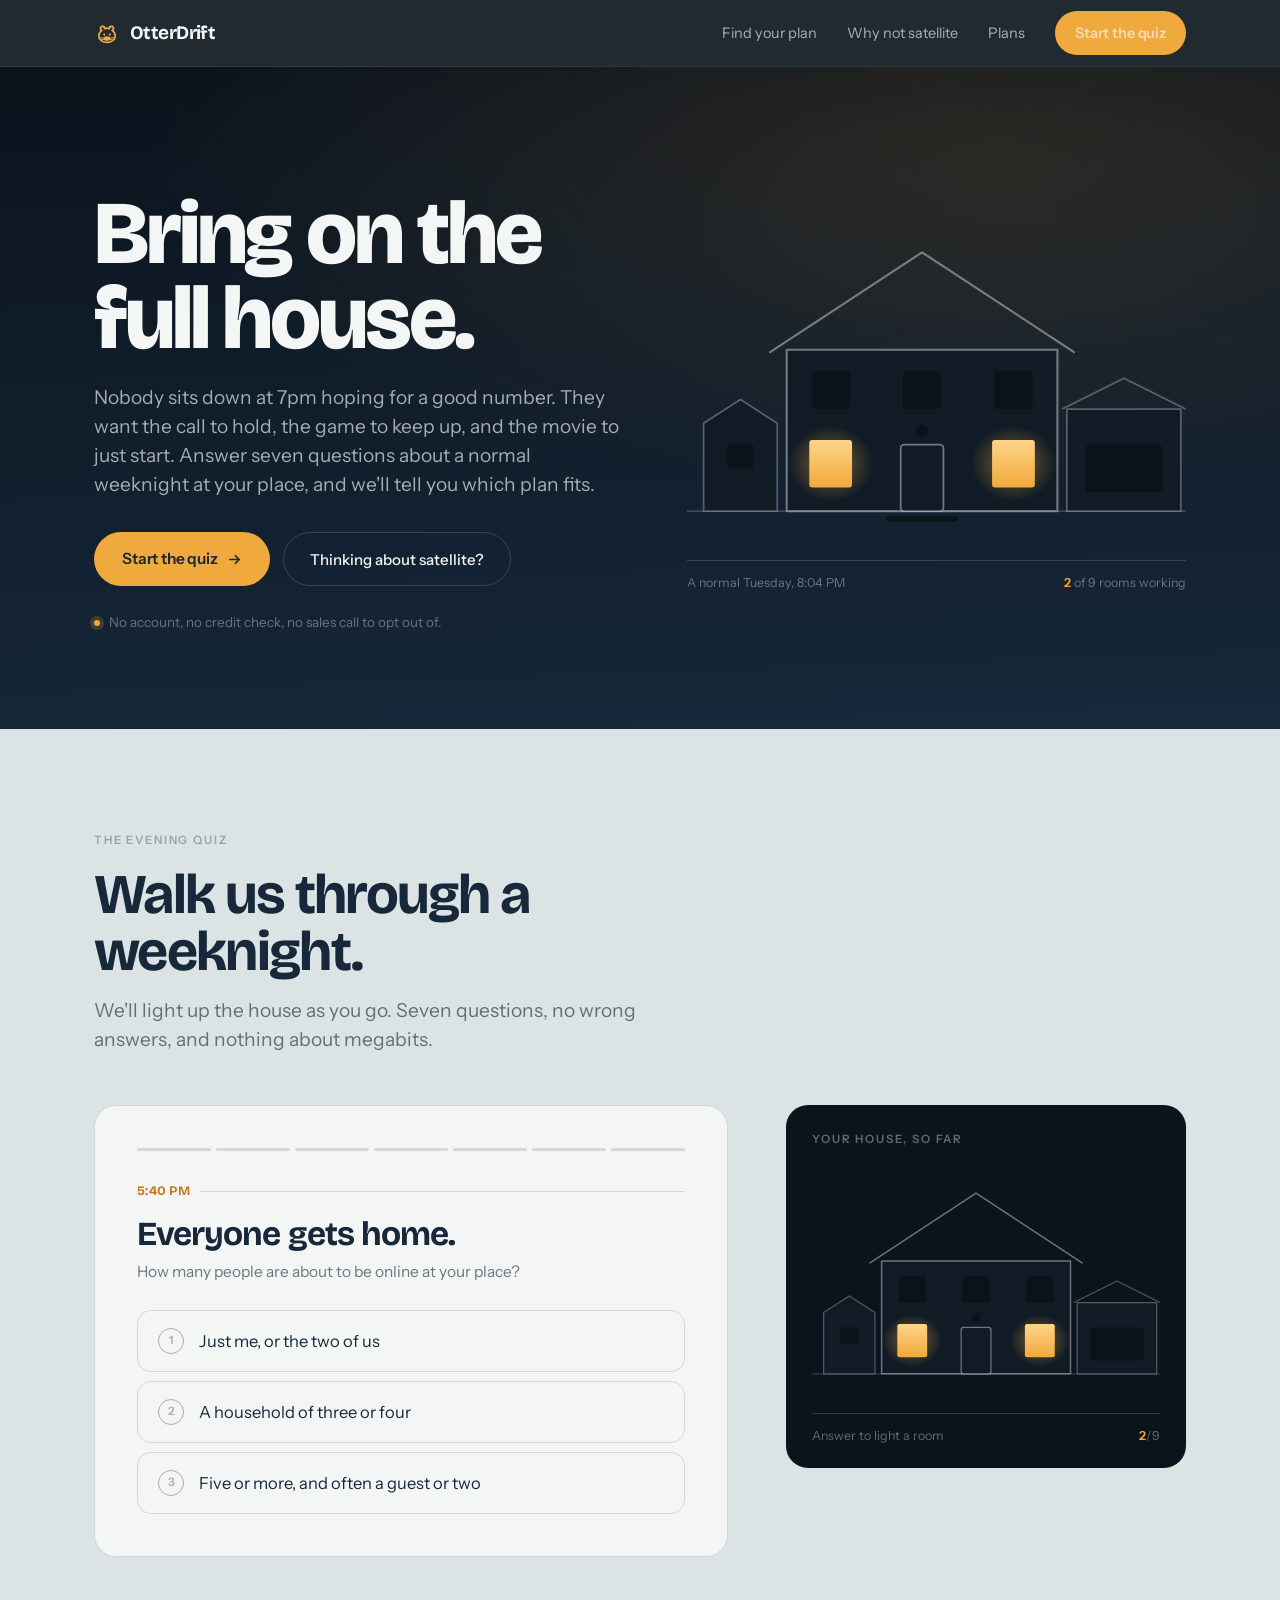
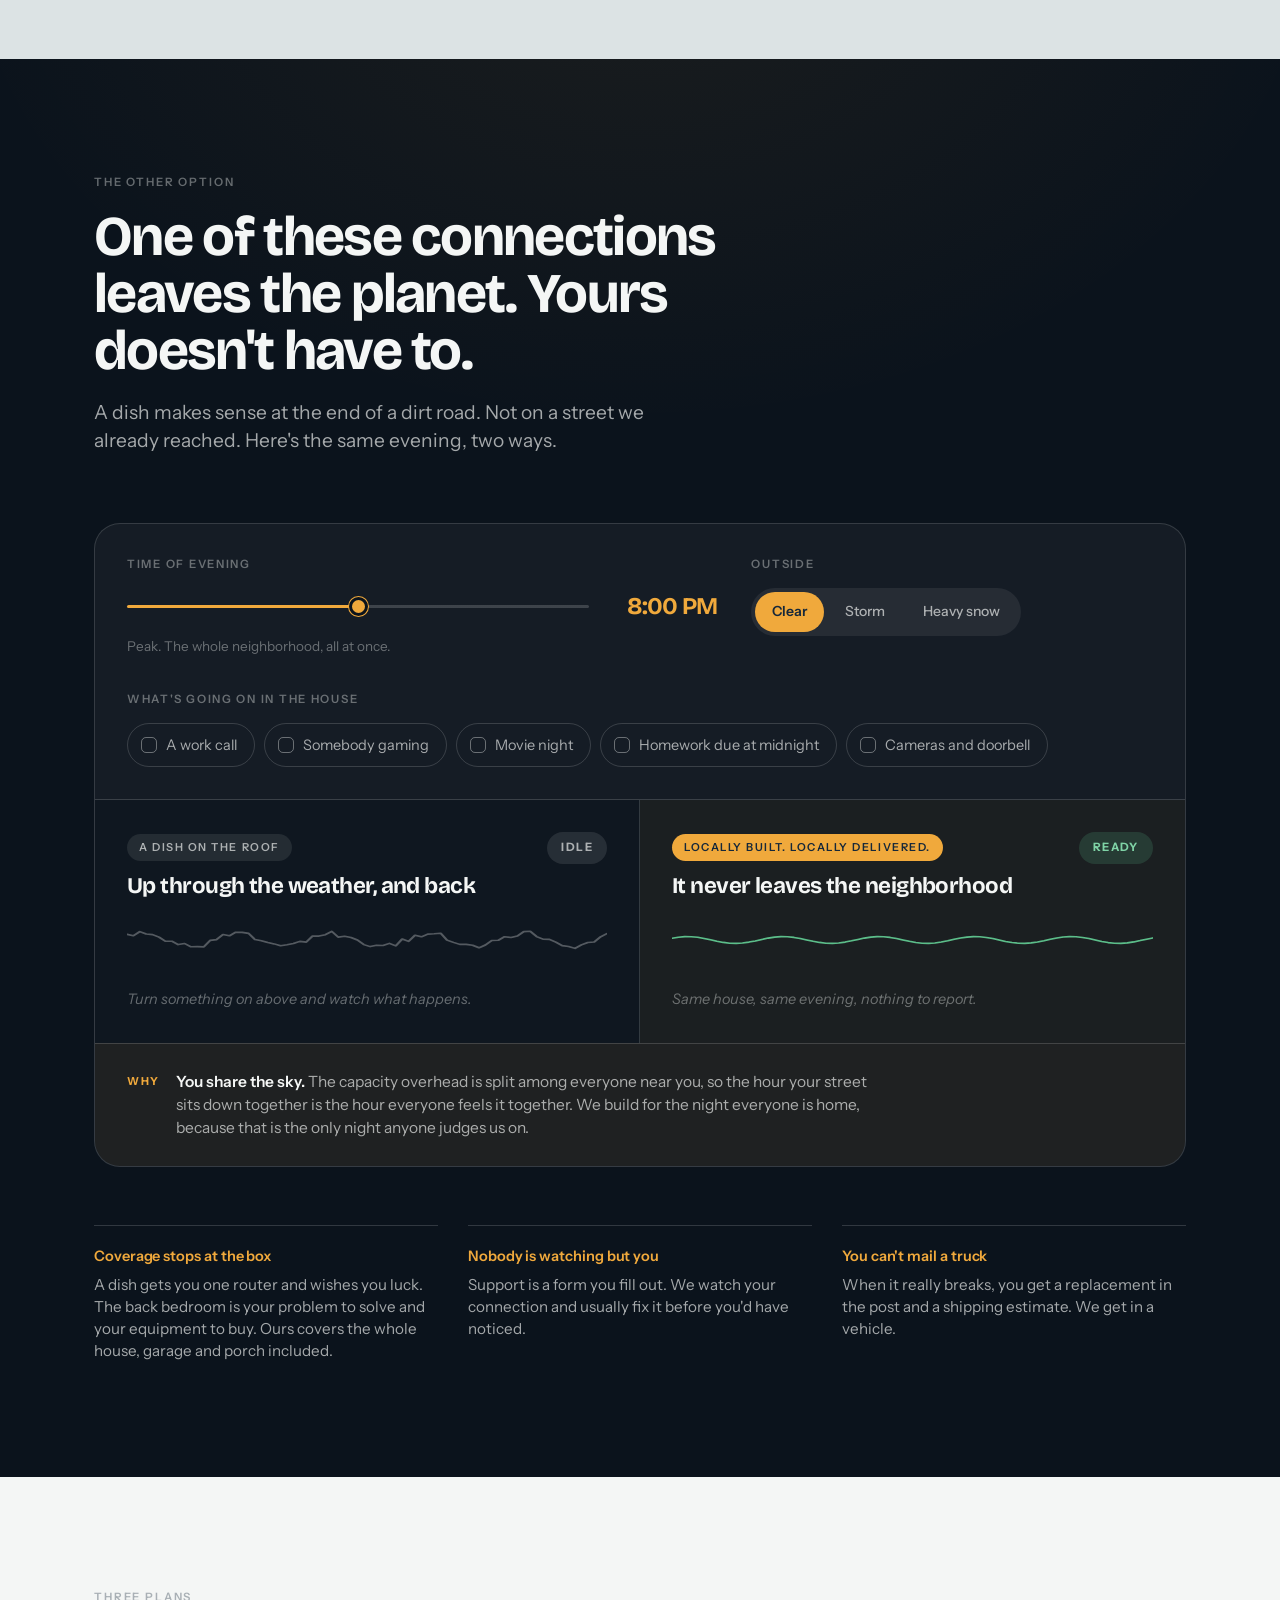
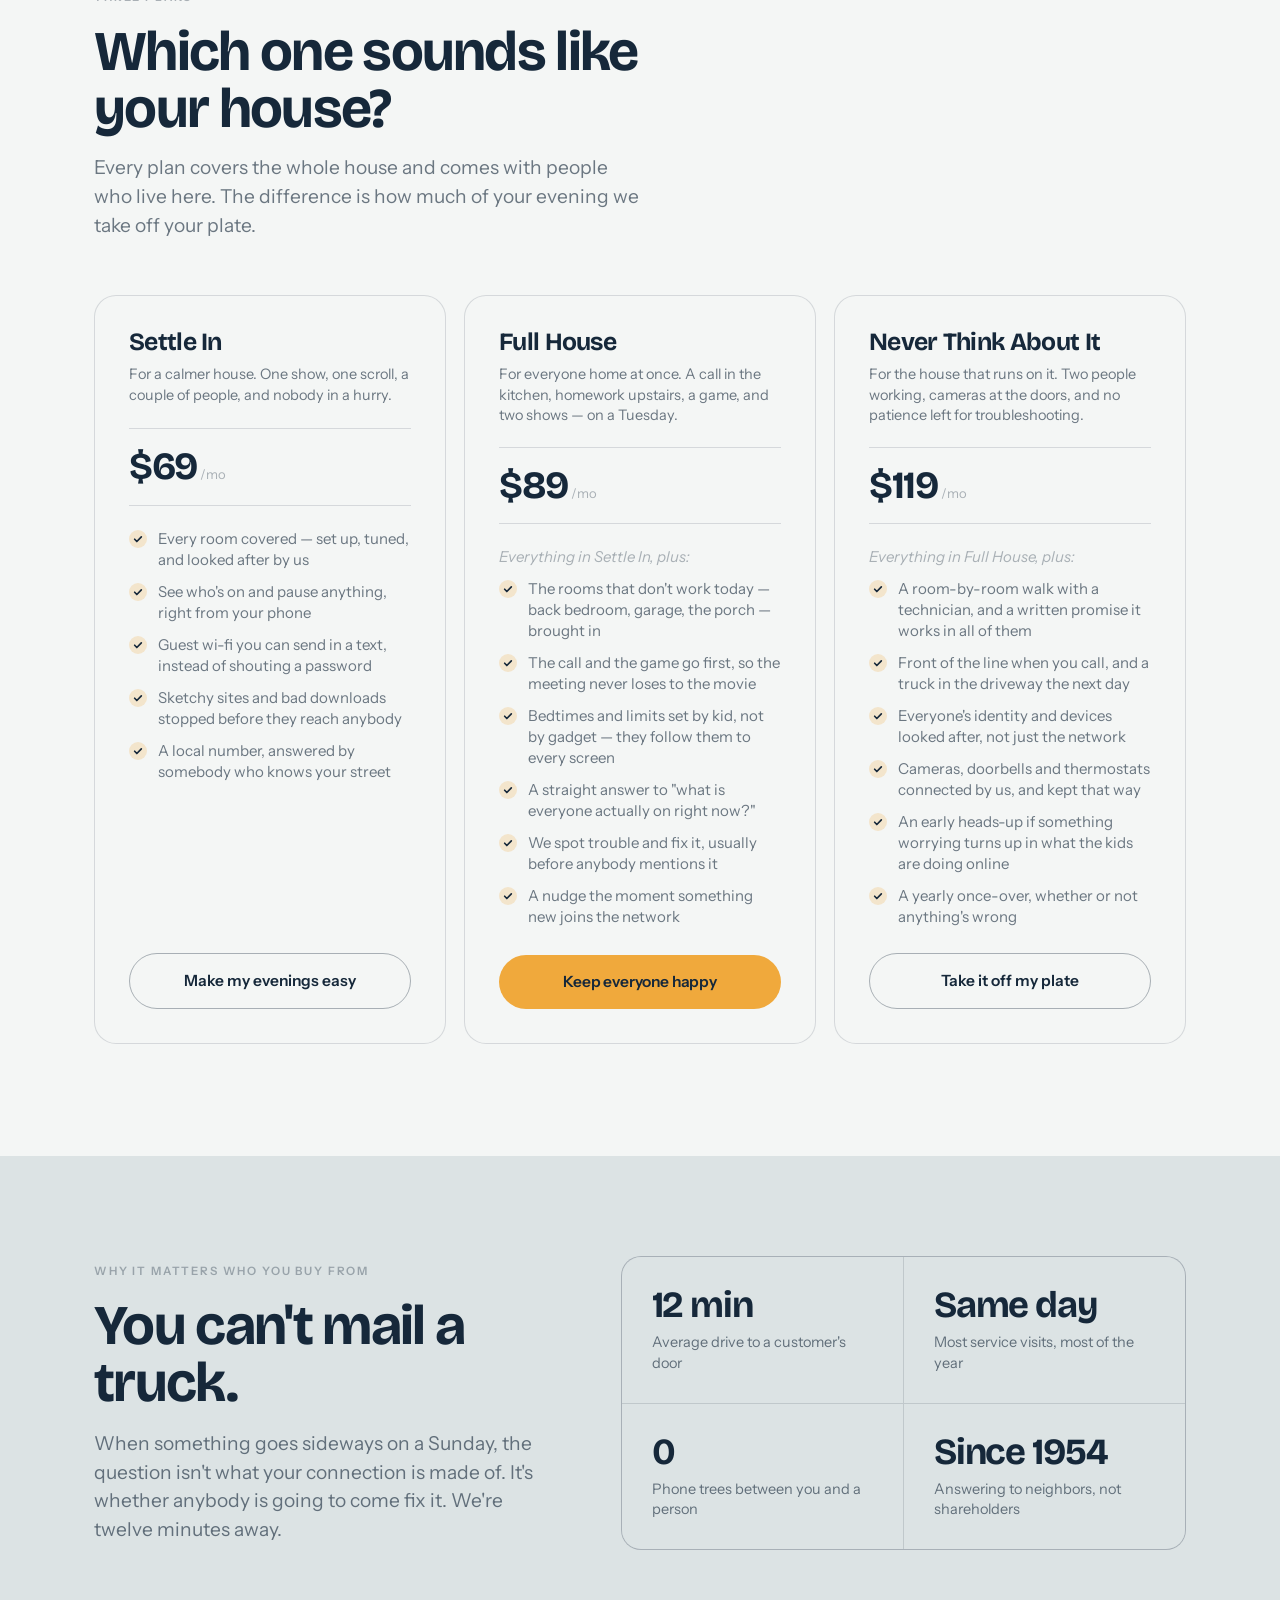
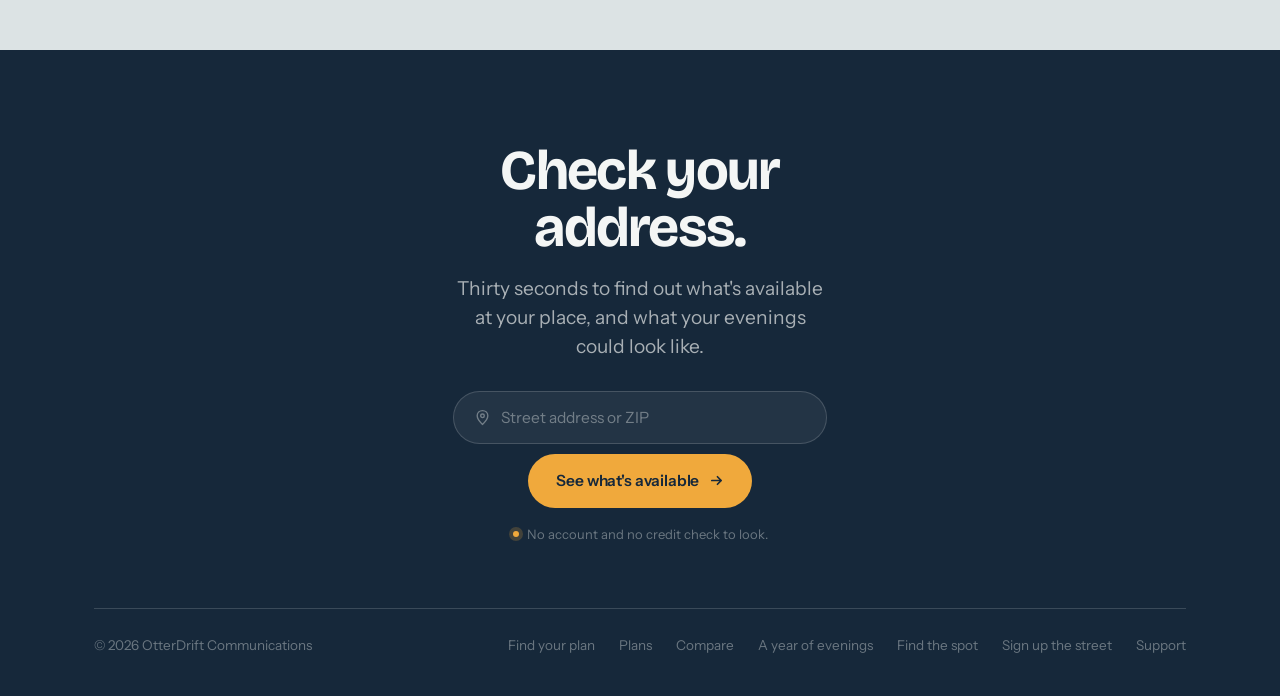
<file: index.html>
<!DOCTYPE html>
<html lang="en">
<head>
<meta charset="UTF-8">
<meta name="viewport" content="width=device-width, initial-scale=1.0">

<!-- ============================================================
     PRIMARY META
     Replace the domain (https://otterdrift.vercel.app) throughout
     this file, sitemap.xml and robots.txt with your real domain.
     ============================================================ -->
<title>OtterDrift Internet — Bring on the full house</title>
<meta name="description" content="Answer seven questions about a normal weeknight and OtterDrift tells you which internet plan actually fits your house. Whole-home coverage, local support, and a truck that shows up — not a dish that leaves the planet.">
<meta name="author" content="OtterDrift Communications">
<meta name="theme-color" content="#0B131C">
<meta name="color-scheme" content="dark light">
<link rel="canonical" href="https://otterdrift.vercel.app/">

<!-- ============================================================
     OPEN GRAPH / TWITTER
     ============================================================ -->
<meta property="og:type" content="website">
<meta property="og:site_name" content="OtterDrift Communications">
<meta property="og:title" content="Bring on the full house">
<meta property="og:description" content="Seven questions about a normal weeknight, and we'll tell you which plan fits. Whole-home coverage, local people, and internet that never leaves the neighborhood.">
<meta property="og:url" content="https://otterdrift.vercel.app/">
<meta property="og:image" content="https://otterdrift.vercel.app/assets/og-image.png">
<meta property="og:image:width" content="1200">
<meta property="og:image:height" content="630">
<meta property="og:image:alt" content="OtterDrift — a house at dusk with its windows lit.">
<meta property="og:locale" content="en_US">
<meta name="twitter:card" content="summary_large_image">
<meta name="twitter:title" content="Bring on the full house">
<meta name="twitter:description" content="Seven questions about a normal weeknight, and we'll tell you which plan fits.">
<meta name="twitter:image" content="https://otterdrift.vercel.app/assets/og-image.png">
<meta name="twitter:image:alt" content="OtterDrift — a house at dusk with its windows lit.">

<!-- ============================================================
     ICONS / MANIFEST
     ============================================================ -->
<link rel="icon" href="/favicon.svg" type="image/svg+xml">
<link rel="icon" href="/favicon.ico" sizes="32x32">
<link rel="apple-touch-icon" href="/assets/apple-touch-icon.png">
<link rel="manifest" href="/site.webmanifest">

<!-- ============================================================
     FONTS + STYLES
     ============================================================ -->
<link rel="preconnect" href="https://fonts.googleapis.com">
<link rel="preconnect" href="https://fonts.gstatic.com" crossorigin>
<link href="https://fonts.googleapis.com/css2?family=Bricolage+Grotesque:opsz,wght@12..96,400;12..96,600;12..96,700;12..96,800&family=Instrument+Sans:ital,wght@0,400;0,500;0,600;1,400&display=swap" rel="stylesheet">
<link rel="stylesheet" href="/assets/styles.css?v=2">

<!-- ============================================================
     STRUCTURED DATA
     ============================================================ -->
<script type="application/ld+json">
{
  "@context": "https://schema.org",
  "@graph": [
    {
      "@type": "Organization",
      "@id": "https://otterdrift.vercel.app/#org",
      "name": "OtterDrift Communications",
      "url": "https://otterdrift.vercel.app/",
      "logo": "https://otterdrift.vercel.app/favicon.svg",
      "foundingDate": "1954",
      "slogan": "Bring on the full house.",
      "description": "A local internet provider offering managed whole-home coverage and same-day local support."
    },
    {
      "@type": "WebSite",
      "@id": "https://otterdrift.vercel.app/#website",
      "url": "https://otterdrift.vercel.app/",
      "name": "OtterDrift Communications",
      "publisher": { "@id": "https://otterdrift.vercel.app/#org" },
      "inLanguage": "en-US"
    },
    {
      "@type": "Service",
      "serviceType": "Residential internet service",
      "provider": { "@id": "https://otterdrift.vercel.app/#org" },
      "areaServed": "Local service area",
      "hasOfferCatalog": {
        "@type": "OfferCatalog",
        "name": "OtterDrift internet plans",
        "itemListElement": [
          {
            "@type": "Offer",
            "name": "Settle In",
            "price": "69",
            "priceCurrency": "USD",
            "description": "Whole-home coverage for a quieter house.",
            "priceSpecification": {
              "@type": "UnitPriceSpecification",
              "price": "69",
              "priceCurrency": "USD",
              "unitCode": "MON"
            }
          },
          {
            "@type": "Offer",
            "name": "Full House",
            "price": "89",
            "priceCurrency": "USD",
            "description": "For everyone home at once — calls, homework, a game, two shows.",
            "priceSpecification": {
              "@type": "UnitPriceSpecification",
              "price": "89",
              "priceCurrency": "USD",
              "unitCode": "MON"
            }
          },
          {
            "@type": "Offer",
            "name": "Never Think About It",
            "price": "119",
            "priceCurrency": "USD",
            "description": "For a house that runs on it, with a written coverage promise.",
            "priceSpecification": {
              "@type": "UnitPriceSpecification",
              "price": "119",
              "priceCurrency": "USD",
              "unitCode": "MON"
            }
          }
        ]
      }
    }
  ]
}
</script>
</head>
<body>

<a href="#main" class="skip-link">Skip to content</a>

<!-- ══════════════ NAV ══════════════ -->
<header class="nav">
  <div class="shell nav-in">
    <a href="#top" class="logo" aria-label="OtterDrift — home">
      <svg class="logo-mark" viewBox="0 0 26 26" fill="none" aria-hidden="true">
        <path d="M4.8 16C4.8 13.6 6 11.6 7.9 10.4A2.05 2.05 0 1 1 10.6 8.6C11.35 8.35 12.15 8.2 13 8.2C13.85 8.2 14.65 8.35 15.4 8.6A2.05 2.05 0 1 1 18.1 10.4C20 11.6 21.2 13.6 21.2 16C21.2 19.9 17.5 22.3 13 22.3C8.5 22.3 4.8 19.9 4.8 16Z" stroke="#F0A93C" stroke-width="1.7" stroke-linejoin="round"/>
        <circle cx="10.2" cy="14.6" r="1.05" fill="#F0A93C"/>
        <circle cx="15.8" cy="14.6" r="1.05" fill="#F0A93C"/>
        <ellipse cx="13" cy="18.5" rx="3.4" ry="2.3" fill="#F0A93C"/>
        <path d="M6.7 17.5 9.5 18.1M6.9 20 9.6 19.4M19.3 17.5 16.5 18.1M19.1 20 16.4 19.4" stroke="#F0A93C" stroke-width="1" stroke-linecap="round"/>
      </svg>
      <span class="logo-txt">OtterDrift</span>
    </a>
    <nav class="nav-links" aria-label="Primary">
      <a href="#quiz">Find your plan</a>
      <a href="#compare">Why not satellite</a>
      <a href="#plans">Plans</a>
      <a href="#quiz" class="btn btn-sm">Start the quiz</a>
    </nav>
  </div>
</header>

<main id="main">

<!-- ══════════════ HERO ══════════════ -->
<section class="hero" id="top">
  <div class="shell hero-grid">
    <div>
      <h1 class="d1">Bring on the full house.</h1>
      <p class="lede">Nobody sits down at 7pm hoping for a good number. They want the call to hold, the game to keep up, and the movie to just start. Answer seven questions about a normal weeknight at your place, and we'll tell you which plan fits.</p>
      <div class="hero-cta">
        <a href="#quiz" class="btn">Start the quiz
          <svg width="15" height="15" viewBox="0 0 16 16" fill="none" aria-hidden="true"><path d="M3 8h10M9 4l4 4-4 4" stroke="currentColor" stroke-width="1.8" stroke-linecap="round" stroke-linejoin="round"/></svg>
        </a>
        <a href="#compare" class="btn-ghost">Thinking about satellite?</a>
      </div>
      <p class="hero-note"><span class="dot"></span> No account, no credit check, no sales call to opt out of.</p>
    </div>

    <div class="hero-house house-wrap">
      <!-- signature: the house -->
      <svg class="house" id="heroHouse" viewBox="0 0 420 280" role="img" aria-label="Illustration of a house with lit windows">
        <defs>
          <linearGradient id="lampGrad" x1="0" y1="0" x2="0" y2="1">
            <stop offset="0%" stop-color="#FFD489"/>
            <stop offset="100%" stop-color="#F0A93C"/>
          </linearGradient>
          <radialGradient id="glowGrad">
            <stop offset="0%" stop-color="#F0A93C" stop-opacity=".5"/>
            <stop offset="100%" stop-color="#F0A93C" stop-opacity="0"/>
          </radialGradient>
        </defs>

        <!-- ground -->
        <line x1="0" y1="252" x2="420" y2="252" stroke="rgba(244,246,245,.18)" stroke-width="1.5"/>

        <!-- shop / outbuilding -->
        <g id="grp-shop">
          <ellipse class="glow" data-glow="shop" cx="45" cy="205" rx="42" ry="34" fill="url(#glowGrad)"/>
          <path d="M14 178 45 158 76 178v74H14z" fill="#101B26" stroke="rgba(244,246,245,.3)" stroke-width="1.5" stroke-linejoin="round"/>
          <rect class="win" data-win="shop" x="34" y="196" width="22" height="20" rx="2"/>
        </g>

        <!-- garage -->
        <g id="grp-garage">
          <ellipse class="glow" data-glow="garage" cx="368" cy="212" rx="46" ry="38" fill="url(#glowGrad)"/>
          <path d="M320 166h96v86h-96z" fill="#101B26" stroke="rgba(244,246,245,.3)" stroke-width="1.5" stroke-linejoin="round"/>
          <path d="M316 166 368 140l52 26" fill="none" stroke="rgba(244,246,245,.3)" stroke-width="1.5" stroke-linejoin="round"/>
          <rect class="win" data-win="garage" x="336" y="196" width="64" height="40" rx="3"/>
        </g>

        <!-- main house -->
        <g id="grp-main">
          <path d="M84 116h228v136H84z" fill="#101B26" stroke="rgba(244,246,245,.42)" stroke-width="1.8" stroke-linejoin="round"/>
          <path d="M70 118 198 34l128 84" fill="none" stroke="rgba(244,246,245,.42)" stroke-width="1.8" stroke-linecap="round" stroke-linejoin="round"/>

          <!-- upper windows -->
          <ellipse class="glow" data-glow="bed1" cx="121" cy="150" rx="34" ry="30" fill="url(#glowGrad)"/>
          <rect class="win" data-win="bed1" x="105" y="134" width="32" height="32" rx="2.5"/>

          <ellipse class="glow" data-glow="office" cx="198" cy="150" rx="34" ry="30" fill="url(#glowGrad)"/>
          <rect class="win" data-win="office" x="182" y="134" width="32" height="32" rx="2.5"/>

          <ellipse class="glow" data-glow="bed2" cx="275" cy="150" rx="34" ry="30" fill="url(#glowGrad)"/>
          <rect class="win" data-win="bed2" x="259" y="134" width="32" height="32" rx="2.5"/>

          <!-- lower windows -->
          <ellipse class="glow" data-glow="kitchen" cx="121" cy="212" rx="36" ry="32" fill="url(#glowGrad)"/>
          <rect class="win" data-win="kitchen" x="103" y="192" width="36" height="40" rx="2.5"/>

          <ellipse class="glow" data-glow="living" cx="275" cy="212" rx="36" ry="32" fill="url(#glowGrad)"/>
          <rect class="win" data-win="living" x="257" y="192" width="36" height="40" rx="2.5"/>

          <!-- door -->
          <rect x="180" y="196" width="36" height="56" rx="3" fill="#101B26" stroke="rgba(244,246,245,.42)" stroke-width="1.5"/>
          <ellipse class="glow" data-glow="porch" cx="198" cy="186" rx="30" ry="24" fill="url(#glowGrad)"/>
          <circle class="win" data-win="porch" cx="198" cy="184" r="5"/>
        </g>

        <!-- porch / yard -->
        <g id="grp-porch">
          <ellipse class="glow" data-glow="yard" cx="198" cy="264" rx="60" ry="20" fill="url(#glowGrad)"/>
          <rect class="win" data-win="yard" x="168" y="256" width="60" height="5" rx="2.5"/>
        </g>
      </svg>
      <p class="house-cap"><span>A normal Tuesday, 8:04 PM</span> <span><b id="litCount">0</b> of 9 rooms working</span></p>
    </div>
  </div>
</section>

<!-- ══════════════ QUIZ ══════════════ -->
<section class="quiz-sec" id="quiz">
  <div class="shell">
    <div class="quiz-head">
      <p class="eyebrow">The evening quiz</p>
      <h2 class="d2">Walk us through a weeknight.</h2>
      <p class="lede">We'll light up the house as you go. Seven questions, no wrong answers, and nothing about megabits.</p>
    </div>

    <div class="quiz-grid">
      <!-- questions -->
      <div class="card" id="quizCard">
        <div class="rail" id="rail" aria-hidden="true"></div>
        <div id="steps"></div>

        <!-- RESULT -->
        <div class="result" id="result" role="region" aria-live="polite">
          <div class="res-head">
            <div>
              <p class="eyebrow">Your evening calls for</p>
              <p class="res-plan" id="resName">—</p>
            </div>
            <div class="res-price">
              <b id="resPrice">—</b>
              <span>per month</span>
            </div>
          </div>

          <div class="res-why">
            <h4>Because you told us:</h4>
            <ul class="why-list" id="resWhy"></ul>
          </div>

          <div class="res-why">
            <h4>And here's where satellite would let you down:</h4>
            <ul class="why-list" id="resGaps"></ul>
          </div>

          <div class="res-actions">
            <a href="#plans" class="btn">See what's included
              <svg width="15" height="15" viewBox="0 0 16 16" fill="none" aria-hidden="true"><path d="M3 8h10M9 4l4 4-4 4" stroke="currentColor" stroke-width="1.8" stroke-linecap="round" stroke-linejoin="round"/></svg>
            </a>
            <button class="retake" id="retake">Start over</button>
          </div>
        </div>
      </div>

      <!-- live house -->
      <aside class="quiz-aside">
        <div class="aside-box">
          <p class="eyebrow on-dark">Your house, so far</p>
          <div class="house-wrap">
            <svg class="house" id="quizHouse" viewBox="0 0 420 280" aria-hidden="true"></svg>
            <p class="house-cap"><span id="quizStatus">Answer to light a room</span> <span><b id="litCount2">0</b>/9</span></p>
          </div>
        </div>
      </aside>
    </div>
  </div>
</section>

<!-- ══════════════ NIGHT / CONTRAST ══════════════ -->
<section class="night" id="compare">
  <div class="shell night-in">
    <div class="night-head">
      <p class="eyebrow on-dark">The other option</p>
      <h2 class="d2">One of these connections leaves the planet. Yours doesn't have to.</h2>
      <p class="lede on-dark">A dish makes sense at the end of a dirt road. Not on a street we already reached. Here's the same evening, two ways.</p>
    </div>

    <!-- ── THE SIMULATOR ── -->
    <div class="sim">

      <div class="sim-controls">
        <div class="ctl ctl-time">
          <label class="ctl-lab" for="simTime">Time of evening</label>
          <div class="time-row">
            <input type="range" id="simTime" min="17" max="23" step="1" value="20"
                   aria-label="Time of evening" aria-valuetext="8:00 PM">
            <output class="time-out" id="timeOut">8:00 PM</output>
          </div>
          <p class="ctl-hint" id="timeHint">Everyone on your street is home and online.</p>
        </div>

        <div class="ctl">
          <span class="ctl-lab" id="wxLab">Outside</span>
          <div class="seg" role="group" aria-labelledby="wxLab">
            <button class="seg-b on" data-wx="clear">Clear</button>
            <button class="seg-b" data-wx="storm">Storm</button>
            <button class="seg-b" data-wx="snow">Heavy snow</button>
          </div>
        </div>

        <div class="ctl ctl-acts">
          <span class="ctl-lab" id="actLab">What's going on in the house</span>
          <div class="chips" role="group" aria-labelledby="actLab" id="chips"></div>
        </div>
      </div>

      <div class="panes">
        <section class="pane theirs" id="paneDish" aria-labelledby="dishName">
          <header class="pane-top">
            <div>
              <span class="col-tag">A dish on the roof</span>
              <h3 id="dishName">Up through the weather, and back</h3>
            </div>
            <span class="verdict" id="dishVerdict">Fine</span>
          </header>
          <svg class="wave" id="waveDish" viewBox="0 0 300 44" preserveAspectRatio="none" aria-hidden="true">
            <polyline fill="none" stroke="currentColor" stroke-width="1.6" stroke-linecap="round" stroke-linejoin="round" points=""/>
          </svg>
          <ul class="rows" id="rowsDish"></ul>
          <p class="pane-empty" id="emptyDish">Turn something on above and watch what happens.</p>
        </section>

        <section class="pane ours" aria-labelledby="lineName">
          <header class="pane-top">
            <div>
              <span class="col-tag">Locally built. Locally delivered.</span>
              <h3 id="lineName">It never leaves the neighborhood</h3>
            </div>
            <span class="verdict good" id="lineVerdict">Ready</span>
          </header>
          <svg class="wave" id="waveLine" viewBox="0 0 300 44" preserveAspectRatio="none" aria-hidden="true">
            <polyline fill="none" stroke="currentColor" stroke-width="1.6" stroke-linecap="round" stroke-linejoin="round" points=""/>
          </svg>
          <ul class="rows" id="rowsLine"></ul>
          <p class="pane-empty" id="emptyLine">Same house, same evening, nothing to report.</p>
        </section>
      </div>

      <div class="why-note" id="whyNote" role="status" aria-live="polite">
        <span class="why-key">Why</span>
        <p id="whyText">Drag the time, change the weather, and turn things on. The house on the right never changes.</p>
      </div>
    </div>

    <!-- structural differences that don't depend on the hour -->
    <ul class="fixed-beats">
      <li><b>Coverage stops at the box</b>A dish gets you one router and wishes you luck. The back bedroom is your problem to solve and your equipment to buy. Ours covers the whole house, garage and porch included.</li>
      <li><b>Nobody is watching but you</b>Support is a form you fill out. We watch your connection and usually fix it before you'd have noticed.</li>
      <li><b>You can't mail a truck</b>When it really breaks, you get a replacement in the post and a shipping estimate. We get in a vehicle.</li>
    </ul>
  </div>
</section>

<!-- ══════════════ PLANS ══════════════ -->
<section class="plans" id="plans">
  <div class="shell">
    <div class="plans-head">
      <p class="eyebrow">Three plans</p>
      <h2 class="d2">Which one sounds like your house?</h2>
      <p class="lede">Every plan covers the whole house and comes with people who live here. The difference is how much of your evening we take off your plate.</p>
    </div>

    <div class="plan-grid" id="planGrid">
      <article class="plan" data-plan="settle">
        <span class="plan-flag">Your match</span>
        <h3 class="plan-name">Settle In</h3>
        <p class="plan-for">For a calmer house. One show, one scroll, a couple of people, and nobody in a hurry.</p>
        <p class="plan-price"><b>$69</b><span>/mo</span></p>
        <ul class="feats">
          <li><span class="tick"><svg viewBox="0 0 12 12" fill="none"><path d="M2 6.3 4.6 9 10 3.4" stroke="#16283A" stroke-width="2" stroke-linecap="round" stroke-linejoin="round"/></svg></span>Every room covered — set up, tuned, and looked after by us</li>
          <li><span class="tick"><svg viewBox="0 0 12 12" fill="none"><path d="M2 6.3 4.6 9 10 3.4" stroke="#16283A" stroke-width="2" stroke-linecap="round" stroke-linejoin="round"/></svg></span>See who's on and pause anything, right from your phone</li>
          <li><span class="tick"><svg viewBox="0 0 12 12" fill="none"><path d="M2 6.3 4.6 9 10 3.4" stroke="#16283A" stroke-width="2" stroke-linecap="round" stroke-linejoin="round"/></svg></span>Guest wi-fi you can send in a text, instead of shouting a password</li>
          <li><span class="tick"><svg viewBox="0 0 12 12" fill="none"><path d="M2 6.3 4.6 9 10 3.4" stroke="#16283A" stroke-width="2" stroke-linecap="round" stroke-linejoin="round"/></svg></span>Sketchy sites and bad downloads stopped before they reach anybody</li>
          <li><span class="tick"><svg viewBox="0 0 12 12" fill="none"><path d="M2 6.3 4.6 9 10 3.4" stroke="#16283A" stroke-width="2" stroke-linecap="round" stroke-linejoin="round"/></svg></span>A local number, answered by somebody who knows your street</li>
        </ul>
        <a href="#signup" class="btn-line">Make my evenings easy</a>
      </article>

      <article class="plan" data-plan="fullhouse">
        <span class="plan-flag">Your match</span>
        <h3 class="plan-name">Full House</h3>
        <p class="plan-for">For everyone home at once. A call in the kitchen, homework upstairs, a game, and two shows — on a Tuesday.</p>
        <p class="plan-price"><b>$89</b><span>/mo</span></p>
        <ul class="feats">
          <li class="inherit">Everything in Settle In, plus:</li>
          <li><span class="tick"><svg viewBox="0 0 12 12" fill="none"><path d="M2 6.3 4.6 9 10 3.4" stroke="#16283A" stroke-width="2" stroke-linecap="round" stroke-linejoin="round"/></svg></span>The rooms that don't work today — back bedroom, garage, the porch — brought in</li>
          <li><span class="tick"><svg viewBox="0 0 12 12" fill="none"><path d="M2 6.3 4.6 9 10 3.4" stroke="#16283A" stroke-width="2" stroke-linecap="round" stroke-linejoin="round"/></svg></span>The call and the game go first, so the meeting never loses to the movie</li>
          <li><span class="tick"><svg viewBox="0 0 12 12" fill="none"><path d="M2 6.3 4.6 9 10 3.4" stroke="#16283A" stroke-width="2" stroke-linecap="round" stroke-linejoin="round"/></svg></span>Bedtimes and limits set by kid, not by gadget — they follow them to every screen</li>
          <li><span class="tick"><svg viewBox="0 0 12 12" fill="none"><path d="M2 6.3 4.6 9 10 3.4" stroke="#16283A" stroke-width="2" stroke-linecap="round" stroke-linejoin="round"/></svg></span>A straight answer to "what is everyone actually on right now?"</li>
          <li><span class="tick"><svg viewBox="0 0 12 12" fill="none"><path d="M2 6.3 4.6 9 10 3.4" stroke="#16283A" stroke-width="2" stroke-linecap="round" stroke-linejoin="round"/></svg></span>We spot trouble and fix it, usually before anybody mentions it</li>
          <li><span class="tick"><svg viewBox="0 0 12 12" fill="none"><path d="M2 6.3 4.6 9 10 3.4" stroke="#16283A" stroke-width="2" stroke-linecap="round" stroke-linejoin="round"/></svg></span>A nudge the moment something new joins the network</li>
        </ul>
        <a href="#signup" class="btn">Keep everyone happy</a>
      </article>

      <article class="plan" data-plan="never">
        <span class="plan-flag">Your match</span>
        <h3 class="plan-name">Never Think About It</h3>
        <p class="plan-for">For the house that runs on it. Two people working, cameras at the doors, and no patience left for troubleshooting.</p>
        <p class="plan-price"><b>$119</b><span>/mo</span></p>
        <ul class="feats">
          <li class="inherit">Everything in Full House, plus:</li>
          <li><span class="tick"><svg viewBox="0 0 12 12" fill="none"><path d="M2 6.3 4.6 9 10 3.4" stroke="#16283A" stroke-width="2" stroke-linecap="round" stroke-linejoin="round"/></svg></span>A room-by-room walk with a technician, and a written promise it works in all of them</li>
          <li><span class="tick"><svg viewBox="0 0 12 12" fill="none"><path d="M2 6.3 4.6 9 10 3.4" stroke="#16283A" stroke-width="2" stroke-linecap="round" stroke-linejoin="round"/></svg></span>Front of the line when you call, and a truck in the driveway the next day</li>
          <li><span class="tick"><svg viewBox="0 0 12 12" fill="none"><path d="M2 6.3 4.6 9 10 3.4" stroke="#16283A" stroke-width="2" stroke-linecap="round" stroke-linejoin="round"/></svg></span>Everyone's identity and devices looked after, not just the network</li>
          <li><span class="tick"><svg viewBox="0 0 12 12" fill="none"><path d="M2 6.3 4.6 9 10 3.4" stroke="#16283A" stroke-width="2" stroke-linecap="round" stroke-linejoin="round"/></svg></span>Cameras, doorbells and thermostats connected by us, and kept that way</li>
          <li><span class="tick"><svg viewBox="0 0 12 12" fill="none"><path d="M2 6.3 4.6 9 10 3.4" stroke="#16283A" stroke-width="2" stroke-linecap="round" stroke-linejoin="round"/></svg></span>An early heads-up if something worrying turns up in what the kids are doing online</li>
          <li><span class="tick"><svg viewBox="0 0 12 12" fill="none"><path d="M2 6.3 4.6 9 10 3.4" stroke="#16283A" stroke-width="2" stroke-linecap="round" stroke-linejoin="round"/></svg></span>A yearly once-over, whether or not anything's wrong</li>
        </ul>
        <a href="#signup" class="btn-line">Take it off my plate</a>
      </article>
    </div>
  </div>
</section>

<!-- ══════════════ LOCAL ══════════════ -->
<section class="local">
  <div class="shell local-grid">
    <div>
      <p class="eyebrow">Why it matters who you buy from</p>
      <h2 class="d2">You can't mail a truck.</h2>
      <p class="lede">When something goes sideways on a Sunday, the question isn't what your connection is made of. It's whether anybody is going to come fix it. We're twelve minutes away.</p>
    </div>
    <div class="proof">
      <div><b>12 min</b><span>Average drive to a customer's door</span></div>
      <div><b>Same day</b><span>Most service visits, most of the year</span></div>
      <div><b>0</b><span>Phone trees between you and a person</span></div>
      <div><b>Since 1954</b><span>Answering to neighbors, not shareholders</span></div>
    </div>
  </div>
</section>

</main>

<!-- ══════════════ FOOTER ══════════════ -->
<footer class="foot" id="signup">
  <div class="shell">
    <div class="foot-cta">
      <h2 class="d2">Check your address.</h2>
      <p class="lede on-dark">Thirty seconds to find out what's available at your place, and what your evenings could look like.</p>

      <form class="addr-form" id="addrForm" novalidate>
        <label class="addr-field">
          <span class="sr-only">Your street address</span>
          <svg viewBox="0 0 16 16" fill="none" aria-hidden="true"><path d="M8 1.5c-2.8 0-5 2.1-5 4.9 0 3.5 5 8.1 5 8.1s5-4.6 5-8.1c0-2.8-2.2-4.9-5-4.9Z" stroke="currentColor" stroke-width="1.3"/><circle cx="8" cy="6.4" r="1.7" stroke="currentColor" stroke-width="1.3"/></svg>
          <input type="text" name="address" autocomplete="street-address" inputmode="text" placeholder="Street address or ZIP" required>
        </label>
        <button type="submit" class="btn">See what's available
          <svg width="15" height="15" viewBox="0 0 16 16" fill="none" aria-hidden="true"><path d="M3 8h10M9 4l4 4-4 4" stroke="currentColor" stroke-width="1.8" stroke-linecap="round" stroke-linejoin="round"/></svg>
        </button>
      </form>
      <p class="addr-note" id="addrNote"><span class="dot"></span> No account and no credit check to look.</p>

      <div class="addr-ok" id="addrOk" role="status" aria-live="polite">
        <span class="tick"><svg viewBox="0 0 14 14" fill="none"><path d="M2.5 7.4 5.5 10.5 11.5 3.8" stroke="#0B131C" stroke-width="2.2" stroke-linecap="round" stroke-linejoin="round"/></svg></span>
        <span>Thanks — we'll check <b id="addrOkWhere">your address</b> and someone local will be in touch.</span>
      </div>
    </div>

    <div class="foot-bar">
      <span>© 2026 OtterDrift Communications</span>
      <nav aria-label="Footer">
        <a href="#quiz">Find your plan</a>
        <a href="#plans">Plans</a>
        <a href="#compare">Compare</a>
        <a href="/v2">A year of evenings</a>
        <a href="/v3">Find the spot</a>
        <a href="/v4">Sign up the street</a>
        <a href="#signup">Support</a>
      </nav>
    </div>
  </div>
</footer>

<script src="/assets/main.js?v=2" defer></script>
</body>
</html>
</file>
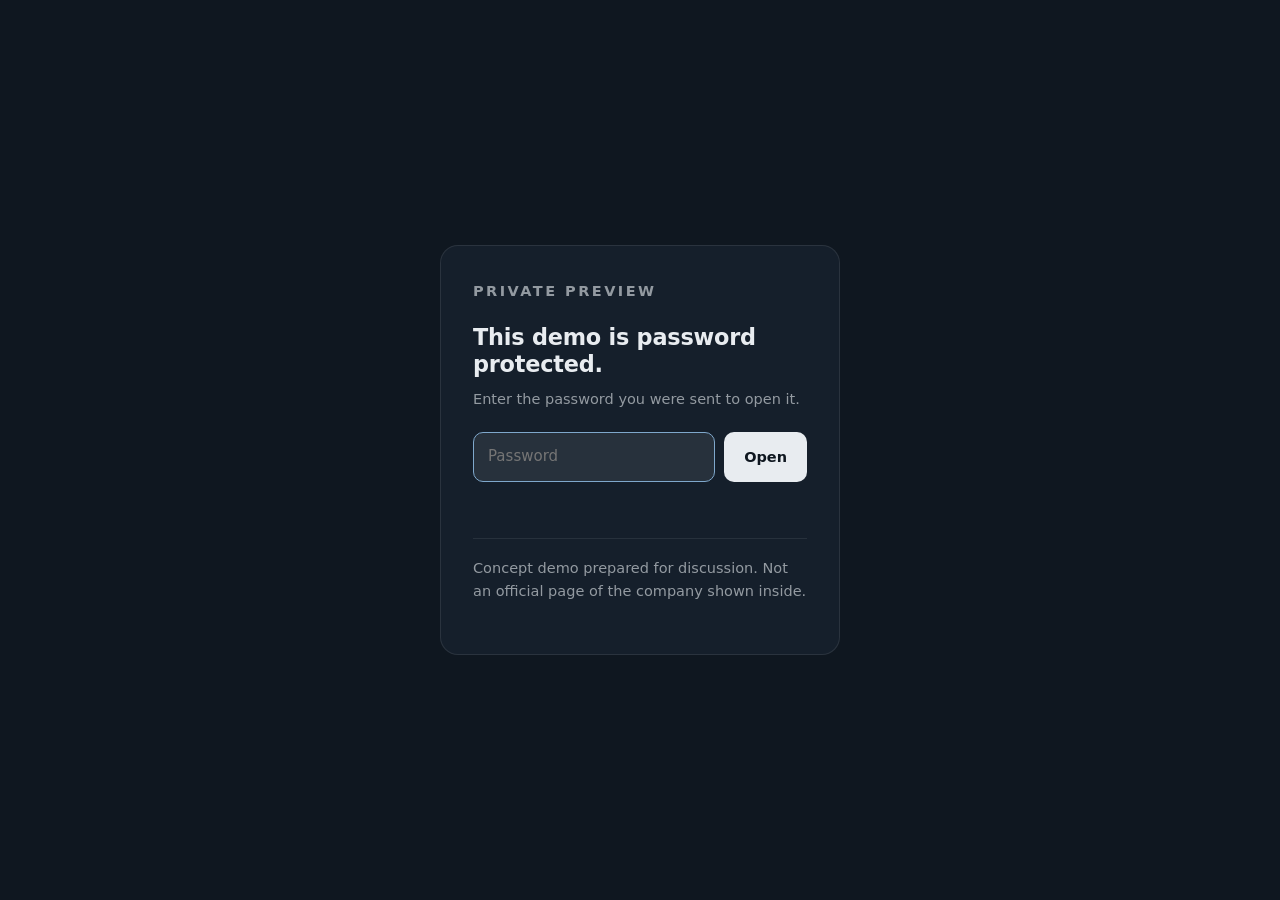
<file: astac.html>
<!DOCTYPE html>
<!-- ============================================================
     GENERATED FILE — do not edit this page by hand.

     Source lives in demo-src/shell.html (this lock screen) and
     demo-src/<slug>/ (meta.json, body.html, theme.css, app.js).
     Rebuild with:

       node tools/build-demo.mjs <slug> "<password>"

     The page below ships only a lock screen and an encrypted
     blob. The demo markup, styles and script are inside that
     blob — AES-GCM, key derived from the password with PBKDF2 —
     so there is nothing to read in view-source until somebody
     types the password in.
     ============================================================ -->
<html lang="en">
<head>
<meta charset="UTF-8">
<meta name="viewport" content="width=device-width, initial-scale=1.0">
<title>Password required</title>
<meta name="robots" content="noindex, nofollow, noarchive, noimageindex">
<meta name="referrer" content="no-referrer">
<meta name="theme-color" content="#0F1720">
<meta name="color-scheme" content="dark">

<link rel="icon" href="/favicon.svg" type="image/svg+xml">
<link rel="icon" href="/favicon.ico" sizes="32x32">

<style>
  *{box-sizing:border-box;margin:0;padding:0}
  html{-webkit-text-size-adjust:100%}
  body{
    font-family:ui-sans-serif,system-ui,-apple-system,'Segoe UI',sans-serif;
    background:#0F1720;color:#E8ECF0;font-size:16px;line-height:1.55;
    -webkit-font-smoothing:antialiased;
  }
  button{font:inherit;color:inherit;background:none;border:none;cursor:pointer}
  :focus-visible{outline:2.5px solid #7FA8CC;outline-offset:3px;border-radius:3px}

  .gate{min-height:100dvh;display:grid;place-items:center;padding:24px}
  .gate-card{
    width:100%;max-width:400px;
    background:#151F2B;border:1px solid rgba(255,255,255,.09);
    border-radius:18px;padding:34px 32px 30px;
  }
  .gate-eyebrow{
    font-size:11px;font-weight:700;letter-spacing:.17em;text-transform:uppercase;
    color:rgba(232,236,240,.42);margin-bottom:12px;
  }
  .gate-card h1{font-size:1.4rem;font-weight:700;letter-spacing:-.01em;line-height:1.2;margin-bottom:10px}
  .gate-card p{font-size:14.5px;color:rgba(232,236,240,.6);margin-bottom:22px}
  .gate-field{display:flex;gap:9px}
  .gate-field input{
    flex:1;min-width:0;font:inherit;font-size:15px;color:#E8ECF0;
    background:rgba(255,255,255,.05);border:1px solid rgba(255,255,255,.14);
    border-radius:10px;padding:12px 14px;
  }
  .gate-field input:focus{outline:none;border-color:#7FA8CC;background:rgba(255,255,255,.08)}
  .gate-field button{
    background:#E8ECF0;color:#0F1720;font-weight:700;font-size:14.5px;
    border-radius:10px;padding:12px 20px;white-space:nowrap;
    transition:background .16s ease;
  }
  .gate-field button:hover{background:#fff}
  .gate-field button:disabled{opacity:.55;cursor:default}
  .gate-msg{font-size:13.5px;margin-top:14px;min-height:1.3em;color:rgba(232,236,240,.45)}
  .gate-msg.bad{color:#F09287}
  .gate-foot{
    font-size:12px;color:rgba(232,236,240,.32);
    margin-top:24px;padding-top:18px;border-top:1px solid rgba(255,255,255,.08);
  }
  noscript{display:block;font-size:14px;color:#F09287;margin-top:16px}
</style>
</head>
<body>

<div class="gate" id="gate">
  <form class="gate-card" id="gateForm" autocomplete="off">
    <p class="gate-eyebrow">Private preview</p>
    <h1>This demo is password protected.</h1>
    <p>Enter the password you were sent to open it.</p>
    <div class="gate-field">
      <input type="password" id="pw" name="password" placeholder="Password"
             aria-label="Password" autocomplete="current-password" autofocus>
      <button type="submit" id="go">Open</button>
    </div>
    <p class="gate-msg" id="msg" role="status" aria-live="polite"></p>
    <p class="gate-foot">Concept demo prepared for discussion. Not an official page of the company shown inside.</p>
    <noscript>This preview needs JavaScript to decrypt the page.</noscript>
  </form>
</div>

<script id="payload" type="text/plain">bZHtbS7XT82UN8FPMyxgI1uu7Z4fQ3D/54BSDR8Zd9aPSVp/Lqe05N1Vyw2jCNbx+Ed4g9DyCJxHA3irK3AibYZp7XlN6uVMB9YMOzgL44Xlc4CY6XVOAF89
2Lw8NyfAprU2pYgeq1FFSLOETE4UAszfaXNSg4mQ6cOQMfjBfRYsAj1VLilCrzqlezvYe1o8ykD4itt03XybRfNAUmS1yvA4xXmr6/2IYp5i+jLFdao637ki
U+uRz6v9SudT5b/rZvxg4+wXC+CNJBjKRo6qveNSkZKtgnFO0TzbRTQRQVzBZju0rlhQupL5Evw+x0w91X9UlQ3dD5GmKHTbB2Hoa/NIfkpIFYnx6cfgjL8U
b9EzcxJHyxu3nyqppTPb3c9QnPW+B1y9lBOSFmyFui2o9NhsI5eBzzqCuirQFheVfX+XVOv90FpnbDYT6byvVHr8crGPGh3ZdvzCeGRPamGD2ee87+HmTX7/
bOSdMipJIPhOcgTrOuauMFYekg15DihiNzSyqBu7Hgny3/UYJKI6/apS+h8Sbb2h1EvZ0bB6wteoUuTEuPGNJI2iUfQJyN5n7eSO6GajNfm8CwG9dbo9LHJm
sFhzt71feipwc5l8pP8j3AszysgUS2DSFUe1w5m8ioB5E61rqWCiD9L3RTYwRibG0tIbrOxZDUHCZHa2bX2pyqAHHM+Z+b2qHFkFKtufNOKH67jtY0PxHT9O
MtSMl9FUlEstaJVTJEb7jk0cTgK71TorUV3QrIUbWzGjLnytD3lTUHK1rJn5XyWpI1o4wEu4E43GEI5QgWSuIhRhxTekL0+m75YnbYfuLI/25zlFMko805ga
i/OKnXXTg1vuaE/n7yS2u89PKReKOUfd0rQrNeZ4+QlpU7GKdgYtyOoPgbgve6DeXrUN3K2M8rivG/fxARnHVA+rRFkCo15gOgTz002N7O3X3bsfLJWk8Mxs
rKa3+RIS9fb0a5rJJoSplBWc2xfqWpo4KShFuU5wF7HkXW5kff2g7T5kstJGq29T2zBThfM9bwNxRkmfiIVKoiSrGoQ/OSkFnGTv3/5Jr7bnFvBHYHMiiYiA
N77FxVOvAyTRsY8GYmo1yP8juyT4oX5vQ63IAt6cQna7O8QVq1tvC2HhEIJM+4FInFURX5w1WgT5GDFUUVRYwOTMlH/Pf+EVTS489l6+UwPUMF53Cfolgq7o
65gAoE41DRxoMpPFI83TgQKAMVgTgd2VFQ0yEd5TM4bbX+Z7IW3EjRnbryVOLOa7xMa4gvanQpeJULfShPRHftrrJ1lcd6vwlmlUuR4qa9VNvv7AkzPSe6X6
En1D/W0cBhmOP6dh02ESqORlHnFw/lyeWkJN+hjaLNI8MyGO1f7V4aYJeByVovtw1m5td50sxgs5KGaS8aNIN+PFdUoB1TPdMhrm5Rfl2K7kmTHoVx9m1JcO
+rxQyHELUQiGSK/NZmB7DeFeZRDVTDXStogalgJYl8P3MuUMDwW9SpiiE3BeKOIQoirJ0OvUPi0fVR5CKoBfMAJ9wfgI2d/Kse3LhKROKVRWbx3cAYU7TNCU
MkXGlMoWgQSaXA24a/TBGtOoaPVJZEcO118F+gjZagEX0qxea+IJp8qesXsIpY9H+YXqzLGxVoEjzAFxC0Co1Z+c3nV33sGz9WV608FubslvDS+JaA799eQh
vjYjdiD4k0euEo6nO3mLcSUFl96NVdbjfcWwyHmYqYubf1WHtBRhIbyFJeCjPfofytQg33DjWsU+p517j2vN0epYJfVoWWMreXSeUl8CHUavpUR0mFhzdPQ5
MVabibJA6eRln6iklAN1Rs5vJA0gO/s7ePa5gQD+MBaR9gZDJvWsKeZHPyhJM4bOKdtLK7Mp3leWbDyhK+mH6I7V22520l0adC6U/ZJgqXzmdNCoqE6mVw1b
groWZzAkbY+EoyrGkSQwn9xou1kfiarHIjsfPr2wtyC3xn4u6C4JadQaqe8YHsrgIgG2x8Wqpoftn5aRuKq03/H9qZqQdZqMdRl41GN6jI0N83Sq9796tsOa
/hedRZCQXUdtx7pLCp4w0A/OfXYCx44Fw4+2lohfgnWjEc4OhWNh9rpXPisLuoK3qaCIwbfCoqJdnWaIgS3a+1BOoWCNfaYOjkAjUF7HOd1O7hkVJPt9JtDX
iiUguK1PhBaHsuTnyIm6m0agPh27OXghhiQBWe/E5hHI9ecwF3UWwPxXbd2NkeHAbaotj3YOFLJvkwAqPmvn2eN445ysp6SeDgpUsoNw65Wo9gwQdKxyElPG
fipTjfgM8d3m8mhEtI+raU6CXl21kPiXdR2rL8O5ArhX0TgoU4YMF5VWFxzG9UGpQwxsBxIJscJYQ3C/uxGFGFNv9WkukrnMjZZ1pFfU/NEDwZnr1nh5YHrY
FXSJL/d16ZgwtnkRdlhdXXQyx94Vbwp4zXivjdrk0w/BLBv8eFQJGrEuv3vx3SrC16SC47sCKL127W+wNRqduN6AOQtG28Wf2CjCQ4MBybcto1ystSTBCf4X
2jAiJ8uXU3dPSrwC4debGWuwpc/wRNs1LyPIfxnrG1zgPc+tGPY44vozvPXQ50i5+hRXNnOyGs2EGTbCFn43HPOgTYmvhG/LBQV8q7wvPvg2uGqHa7i5/QSb
0dFcgkNvR0mnT3MlZT7ZlbCdY3jzJnO8cH+IcWe4PLnZr6581IILTQHi3wouuhiB3s0EKzTM+51xma/jy+NeLRvCSr/2HS2WEOgXg2T7SUEEADcKeMg6TIkj
QUsMVFgibPhSVYRpihPhLA3IU4t4WHTb5R4RxjqhJQZNLk3Ohqwy/Zlrw2nmDXup8nl7qZeJkfLUEGZaBv3BpMTC11AQeA7uuMEapGx+axPITcgVECzChFzO
Fqibi6+6+qYy/+gy3VlL/+NpHLwtPGa0OFNSQMaqEDYfS4q1KWHwYOMEHJ75HQET06GcBn1vX1Q+pmbUKRqhZcaCP7VyfPRpIaceqnw0ELoDEzDI9lB6Uzz0
XbU8I1wndiP1FoAJcBGnFoGOIE4jZV85lD+b01I8ZRg5/CbljM27PgESnc0t8TPLLq4OrwNmdL5VnA0drMN9Q64xwV8+isZtT8IxxHRld2rYFOpwly0mPnwZ
zFrXA2RyH5now+NgiW8GDLsk+UVF4jU4vXKRppomyuvVZUNsgD+9ugnMXGxAI7fZejfAUF7gzRNfaNXI/xbE34uodAG06OuIJNEGY/mDT5doWrnbvW01E1eH
HQXFSKlQ65uSUR+ma8pXensm8LWZpYTwJzeCKf9wfQsQIsdWzNh6JopBBcTumEDHJ4mRkGErNiZsu5eV2+IiSXT5Ase8ZYHAKFURvp62eidaZj0hTC6HdRpN
JqvuPaEnwFtz21MXiaPPA8rFeySgQ/WATaE9Vr9eXcBpzAHSXwX7ctEajgVQozQLW9UgzN6Q6P0Of615u3wg5t4G8ZQlujJUhp/p2ZvwGdkuYpvO6TzL0LIr
dMyhDyBVt477RJPT2pHk8ExTCCA9nEOkCYUX7X1bHnAvFVYqzJJT6t1Y3peL/6Xp5gz5dfDEkZyqj5dSpzXH/d2OhXLH6DH+xk7lnuBzPdclC3/b8XZtam+m
JlzPYfkzMjV4W5i5XF5S+9XELSGIXxscAZPdiD7R/c36C4Q+lGJ7qYv3fzQinyeY+3pFLxkNndI4cmBVfApZXb75n6UI6QkkWI/2wbeZHw6WuvDcRp8g4jI/
6ddiEG3WZzA3fnHGKu5xx5H95J3swTPPYgtZdr+8BGqq3y52vFIN3ppSUaGSQVg6CjfmS1gKXCHKxPhLzd1no3cv3Z0U2gTirTiQTKrpUTIpxwSaUD9I0riq
usY8w+czIsdomYYQnIfGbE7+NNCpZ+8ZOH02iqILbh4yh7zEpeinLEBq8cOPGijwtMydIHd0TKk9IOQ/mbrLxKpbf5PRmciJ98z0a11cVowUeDyx1RHXc5au
t2o2tAOIP9eZQQ/wweFVGmET9n0UtvU0EBNnH9h+ETU93QuVqDaQ/OjaBP0PsH0k7F9nbTPEx3NGlpSQA5zWL6keg4Lw4GgAwO+VRS1Iv2C2T0qwftALRaI+
AeHk87qh7Zz+38VZkCDvE6Hgwv9pYnY4nBVmJqHu9Oifek/6oNaWXbU5xLo5dH1RBi9gwxff9R5QcqGsSyfQnDkSQ4f9+CNZXfdjccCgP1aeJyaz8B2WWqag
iqJ+iDxNdWNt0Mkxdf3Fs9bcudJn+gV2l/Mvrcu1nPf3c1qdCcI4R4PONK/WcreGUmqIcvYecskwz0aPiVFP5N9SKZ/IXFoBcNFxyOoYXPqyVawi8D87vRSA
mjgiOFFNxC/23RQLOsEt9S2EuK3jUxNNvLKOKCqJkkVpQ3xZfSdqVB/1ZnHy+Q0JUNqCXEEatK8MhvRi6gRZHeD8t61QZGjuK9QbtKwEInjX86/TwcuX8MHf
nzPNEiWo7QCxqDhA5yGurrfijRYa8wbVIsPQ8FlgCRcAIc/dc2tSL+hlQasPvXZ+HkPudrRgbGh0Gp58/s5P2EYFzYoC50uB3FE6g2yzn1nHn0r7hLkhbVqG
oOKQRwYwU6OQSFDLBhQYiTZng2gDnj4PPB4KxJfax4Nft6zKaxUCyg+CFWHwvttJw3h978J1eWw7YhJcGr4b3iD6bGmDA8YtoB3MDIrsCGraRMqwx4nxXm/t
oG8HkjgCD2GjdD3Bti4QSaFux/P63em5rXNAwpO1S5mh9jK/DyP0D34xF5qS3lAKOnytUatVh4c8mepVY2CXSHr+JUW2eySTcRUly7vpgHjnjSlVKsc1iyIr
QdeZUaeoLdABG9/7q7df0b1JgJCxVkkXRx1b8uhbSHkxbykgBgCy8vpT7BPqV3ncN1lwkq3cvcRqmtMhq8YACrGhLi5Ip5C5tgjthkFVvFn5W3p16p8bEDID
eLAq/PyBaLJQ+yAcvN4ndzR+yNDib7i66rZ2KQIDBXRh3yl+JBi0QVSxbnTQnqIyJlKroujKRDUVsL0zbc1fDzVpvms3mmCsagdO9NUo0Y/d7Y7AccgrQS3S
IlXtqz4gGOXz1nFfXn/tgv4gSWZu5J9N6QKTsVt3A6XNnYlCuHR5Xv8Yi13rxvz/FHPePip7oNDkDXjZNQMUTu/C6Q7DmSaN7B5uH9fJPdQImumZKA6/grSi
ODuva4ay+IsHhyR004cfEopHZtt7zKwZyGzU6h08ttwqPj3QW4aNnFr5AJU5rv8/FPuFdgkswJtxxhYkur1PRO6Vaqp2fUuQOEU5o5+CYyyXeFUdKY7vecXz
VJdX8tmkxYFCNTUUOr79k7La/oOj3MgTteRjiD7x9AiYCfQRe1SBEuyVTcUZy8d5THJ//YIQDd2Y7/kK+J9jiIIntszW1q7IpCS3qe6wRX3tgi4QqF9YZQzc
hUCXvk58JSUVZreDaTF0Rsq+ww/Byge+eOuEdkM5NYl30GdK4D/z4QjznUAyQKhSx3oiYo1DiiW2aMkocT94oHXld05FXCILJcyl28Nb54j+QsW5zV8R7n6O
395NrlvDohuq4cRcKNX6099BT4Wz0lrG8UNhsvgxQEOQMHLPwYzmuMeRwTzPWoQPhV+jGzrbcBRczDhJdZqhNcIRsy3IzgzjxZOPKPxi0UJ0+m3JRJ3xp2z/
awkZ0JTuobE7ZH1dmFNRASy0Bel1A4vnc0SdBxgybIK4+DT8vc33YcVHWfKLl99vOh9zoQNVCeXdnCa9VQWg2Hc+9UvghioMiLKHXjM5fVJ0HzJAeYvLGsye
NLnzH0evt0MfmH6fTmydmKpSdsS5pJiml4c1BV2lsvNmWndqz45aVect3jr51WYWDKKefmniMRHvqjWXD23/U6QETUY9U1jJS2LttvIXLBUm9nZFZRGN3paw
I2qDYY1wvkV3lneijD5RwNGL5Za0fozYeRup9AMbRQQy5g6WF+gDIhCOczk0SqeooReMmhqeOAS22YWvNaG/Qv7VXqIPRjH9tBs7K/xIYZ2SNoo639Fe+aja
1lzZwj9jbNSe0Q4qMNoHEHoaiFlklJXuuHSLeazag9uYDnLMzMRMBgAghWpw5q3yEE6IB6My1tE/5U8DYJ9C/dWCXHx6gqUJdQr6Gd64mRUylACIr9Na6eC0
x9YFuhUX2pOJ55RNrXWtEcfQjYWK8RYmRQz/O7EIi1Vdchg73nxHmMZWPV3Rr/mwHTWo+javCz3rWJBKjcDuLOTAY3QuBGFC7/T2X4zbJpCK7s4gWS/W6/s5
4c4QFvD/TILfgWmBzeL6rOAcjKCxaTfNbD3o1YHsfPs1tkB8slVN/oK8sdM5K+sCTVl0Q2dP3UVES2GFEdkwRIswYwK2kotK/QBKGp67DQCqH0UbOvH2f5Yv
Nyh9pi6vE2IXy9iWO46OP91s3PAUMRVYNHbJ57mv//Bb0/V33gwhThvuNsHcMEFidCjA/e+u5eTsVeIs8jajX5HEN7FUz++zzNZagjqlRJMEU7KzsWMmlOsK
IUNB9iOQxsN6Du3+EYDLPHzcnGzEokne1+V/m5qIf7GEcfK5nbXZcqu5Y5M9B/VGVW1qR0OPIUgBlAhPE+5jJJzNHsr6NmnTatgSIuKCbllME7VL/8kQ+3Xq
QaG4GQlUeIFfLGuhlxkl7NT3EjWXId2EhHEko9xSS6K7RW0FCjn3kqt2vpP86ncUeREal1KQuDCuTC3RXlHaIrBieLaoQLcAkZh0w2GuYDlOQn9XBGhGdEUY
DR1U8BouonoSz37z8AANQlvfLvTYp6bKjsSHrjaBeYcuI49vKzUriKvr2anfzGBv5g0i323Ttqjjk9Qaq7bVlOkkiDmm04Cn0rjeJ0llFNRiTgAke4N/QbOB
4f+4TiOuwPRQeIlCovoZgFWmWN8pkuUjRB1MDd1XJ7PGBZx89zfhf1/TaLBZ2EoJIT1roIm9Z+nnvKDND574PQPimruaidftPcyaaFQmC/SegnQNq7cd3qXq
Pw3yu48JO05Y8XZndBMkFxdSgOlBvupavxiiL4cFm27BoMOZ5Q/Co/lzkabnTIuQSVA2UYWbRGhX1PE1azcUo7C7w8DA2tNTUWQ01/WDMhzLx/4UZeZtJRme
kCSg9kKBPEQQreYMOclHmueJVwt72ZJhW9jxhZ8UhHH0Z2ikH2aLrBBmP4MWzZ/Nerem01etM105N+zJkpNqIQtuQ4TxM9MPiJaJXjFMEEO0E2xUUWJFN7Y1
xRCUcRugVmDDSS6Priauq/htKhEcSbcLS1uFvh4jPd0XGehg2IqtDdZHr/Wnxas9GjL38i3rsV+agHvuZUBLU51x5oL+uJBaLGFZK/5velaVPm5OwdBBnp6W
Aeey6Vfbcjf9EGmW9hw9LXw6fL/xhNVb7H4J97O9XEqQoNRkOkh3uWDQKkbRvEfRx/aQSp9zy209UlQkZkPaKwEiXgloO9WSdaWporEvvbcNKHM8ZND/CQGA
1ABjJgsZErT1tBwd8sE6G5xkKO8rXo7HvFyOK31VpAE+WqJbQgHFaXnopm6RU0t/yF3PJuBW+qfU3v2dYf384jqpEd3Qv/0ljllef/fIojp5RCkcV8wrMp5W
LPFmeOUjkMw266mvr3QZxk3a7MyX7JoBLRGFvyG+205f9KwlLylWBrsx1MQPKEtWd7kcPE66h/Qear6Nas7jGhGWzxhAsSR2XI5AL6yi0Ux31lJcC6yNm+0x
m/XP5AlBntgsLxk1EOM+mm/be6HbZyivT6JMxqJ/5nRKNqhp8oRHG5Evnxv0e5n64ZuxFgxbuiSw7e3zaqRsilGxK+METDGek0vxbHUs401lTv1j9eanieIC
OOOrEs+rmFX7lPjS8O/35ZQwoyBSAzmEygUrJimzPJBzTRcJ0eS3HNuMSCFjnCqQIYXPRJbvIpN3Gzy3rJIz+6m6k1NdZxWWHnOq708f8UhqKzUoyQisYzfZ
81DDVDKX0set+/MeAtidEOSJw9w9nswf5TBQZ2AtYmFV2MHRS7xoqLxXvUkCUDTWlEOaziz6JaKY2YFjw6lHHB8/5f2MEGsqIASCXXjAa2thyZF2O5rWwlE6
iIengMZpGfX5CcD3jYruq13MDKynJLUgpXfCdWXslb8oEkQJQ4U4M9Pu0/VkJyrtVgauhxMc+JcXzKYzFchwHJ2b4bBs0t2PcgixMQgpEkd4tRtit0mRVBY6
HiC5Nl//LBFifRAesGsiQIG7RaljBe2CiaeEZgQ/Ez7mw4Qx6v3U5MktNoWFxqge1t/2aXGm0F7CLd/6vE3qbIua5FmTJxKv0J09EktqvnKKEP5KzTp5v+Nu
5Lqz5i/Yhdq5c6V6qvnCVSdQ7J8jWY7byHTo3E/YrWSgdnXff21IAC1eOPZAi9ZMydvVD/CSIKWF0mdis0IghtE1WYJ8/CCimNwfaD9+ggW0n/TzmcxiwxfJ
Lz0zV1kY+IdgXY5/YIQ6daAC+u1+3x8S2i8JFQ1RMWznOySOzbkQ/utgJz6Z00AWTxR9y1yq2L6EPOyorNC/xThGqePYDKzNeNfMUN3CU61iVJWl+6OFc20f
1yksgWJ2I3ZH211LjaxcoG14pDJBC55glm3iKPuxN0asx/klRbRock/OYG7tD2egwGU79kGfstOPR7heZWTZ7h+uSvLn8T9c/4+2w6ZiYJmf0foMZ+7XWgrh
rag17yiTtKUTvFKuTFk0Uwz4ohbQtc1i2AMo8MwgThXtcuHo0eB/skOErG5N14PC/dtg73oyMBygfTY5dslZkVQhaPpmHwx6f/7vIK0k0MaenTXalOaN0S2H
uP+zCQMozlJ4mLFyuou8Jgy9N48ZMMrXbMqWRHc8jsziRSuxn2uKG7oyo3dXHm9vDd6LLaM3jaWb0qIz2NlGWwNs3MenZAdzf0d5VdRQ7mjMjrdt4AahqL2R
gms+HetVwK5Y7L2I9q4Are+EcVD9Ubs4ZnGNOmcLf92wQaVD5oYOokmW6LoyobZx0BEXcsi5DVkgBYTbpO22YuvnrW7IyqbnwNlGRADalfXjx387AYDP3LHQ
G9+9v1mESHKw6IbuGwnc5XktEiMqu0lH4kxQMio7Bz2bvfhFVZ+wgOLMiHjxOQ59XnNhcZU4XV182Xdr3P7/5UqSHbks/fyHsDL8vA7DX7kdepuRRASUUdiz
NLgRGroT6j/nC5cED8xNqSrS+dytW6659sBHYm6u/FivJVTp8v/jA50pC5+2xph3JDHVv9FFmKV38/tvmLtOx8DMRVLhbQxINDKzlsAdnu6MI36EALdi8RNr
IGT1E7BA+B9dEl0ewm1/koXtreuwub7/i9MVIyBAL1UArDR2Ok+bvWDI+7+xfyxl9xQxvVu3HEDHFxW5/jOdad7xr3M6TP9HItZIMwPOZ9I30uhdvypnELed
uHnsZ9YG1DCX1Dh2mu5ccTAFvznE7HAYUMK2HMhR5JObht6NkrLhiYG3Ym2be+d+zDzn9b5LsIsQ3IK/UnnNF61/MYgHUu4SIylhjFTJdM1GdiwjZTZ8FT05
ThT4hNzUGm8LDq/w+UL6NWxudsxHrWBdz9qZ0w4sbmA9JHGiBGVM1XCSsleUMawrtqTGDx6fGAkDm0fjmGpaLT6qHwrF/o/2k8VnTPQvx2rocrzoZyJnuLk1
Sw1CU03eB+J6z5pBoeNvbL3ZQvSyvBW1g9/H6TprD3OFA0AgflIz/6YnymJmvw5OHGA9d3V+8HmyMWPVjdmRIMwXol0XEnSGXF1nIdkV0PcxQCErZIuh1pBp
SYGKASw+FF5xG0ne4LcbbRA0jW7P9E3BZNcjxapWmFP9wxPXL+xRcVpakZuZF9YiZjCebn5kaf7W9oG/PJyI7u4utWzo6CuNiA/sgcwCEqSwYs+1UhEY++Xg
g9W1KBpGv4YC1rBvCeAKtSVAxPpxCmlq2CZpAoC8JOHr7ABAu7WVDxVgk6Z49Hh35XkBuJ6gegcabo6Mzsr4edRFxOkbNZ62BHtP51suNv9y91Vn9nES3xgL
A+EZsCjndxmq4PNn2STKDJsrNBvL4y+4ONM0n5SSLNPepgH8X7vKctfBpwJ0hPOTeWf1MD43cmfFrmrUbuo2dvoNHHdxr8q10jWLNA9dfTjgjj5IcLZ0O1FA
te5rLZ0Ek3pqAlNKR3x7NYnI+SyeWLfDIB0eK8V9BnFLyjd7kiasjg6uT+5S3MrBafIHyHa/mH+88MbxlxKZzx6hBT5xJQeRh7+ufBfkScbQibLeR2H5PfYg
MFq1zuNBTZUmSi2n4wPnj0wKD77Bfjkj7qvccI0luFQjRBTwvx+wa4+hfH9nNMZdg4GZ2y7WVR22/V0Tv8vTS2ZIP00Ktupd3uNDkkFyWljqCwy+uo7EBA//
gv1tcLbAtLFth43/KPzWChhkKACE4o0FvzH7TzEMWvt4FdWXlWjFEYHvkMqdyhHguVQ395o7LAp3s4rEf7lNrm2OI67nr4yoAGLh8q7y1p7kl4An7k5nIbNM
WEdfcD+VbBoB5iF3u2VjShCJzprD7jBBxaww5UNR6RULmKB5eePC1L0Ox21ExORJ7UTbQ8BHM+6bXxiJNMKKUzfUbr3vTmim07iwYSJjzg9YajD5jcUVKrgL
PDaAmqIoUdqLkKj/dhBuISAwRroJeEE3oivMrubXhJdReaVsyp0ZAOjrPvZZxfsYMJQfXAcK/EnyKl+m7q5sKvW4fhXlYE+W+5CIUYvG8nJjB66a8ujsdwqn
C6zeIgr0ciywvMcaaIAXVMFPPIn8uZBTqRLB2g3yy4cbgMKGShLZ5sLS+Xg+l68+iaCwxLeOj+A1hMF3VCWcHuNZG16C9KSkBqcORXVAtyI9SWlygaU/FpQP
qb8VKgQwdpjhPsuU3gTSD0ymCbH7zGR5QoMOMh/hQVJGOTNj2duNtImNRC8X3gP3p77BW0chXTZ3jWqADxOZ/FIlvCUja5bXM8ABzznV6qUWhdM9Oi69+mhA
ZzUVYLbKEoamhjl7swoo16hsLEB/PbqKt1BwmwGWdg2a1EXty/p4e18pl4QYsOKGKchy3MXef+md5w1DmUP8rK9aLyQZmZLnpzZkLBAI0hYY1/H6KLrNiyhk
vPa6S/VCUuZJpnSraRMEcH1jvPK7IVl/q3ZIXtYuh5/5ETMloXb8ztjUCBJCdy++B/3Wk4+JMgspwSYC9ax3TOd53OGwe60ndoOfbzU42awW7e5Hx/DLXa8q
BioqXTBfTSgVna68U4d8c0f5CTQAXb2nj7iQr3k5MuElZ4Ev/DnFmElWaqGXxSVRiHLGW/j/UTlySqSagvRCq/vBT7MgwgK0+RmQYrm/Db6B2I2qcC+VH6vy
RC7YZTDk/0yYSJ88dE7gWuFxCZQ9p9zs8UHHQ5Zlq4+epV5uk6CjnAWwCQoAvAlhtFUD/GGd5cHZ9XtcmOECwPgOzLIIUprvoADDgTVs97zfVJQWt3cCKcl0
dWtteo8TfzIHxr1LlyguefTUO5rF3XfTcZZwvTi5hv9dcZUx+VrdFzf/azP9jFZcc+TPws6PMqgdxbFuYXuhGri+geTBbiTVxsvfUp0SPjcy3uvu/Es8hn2X
ioMEZTCr40wvPkk4nGMIpUv4xf8ssOxqGFiWFn7gwxCtHxZcNhAWoypoYap6epihPpUig60gPtsUc27Yn+fah5/icSAQ5UKguePcBJZkwxv4aIA81rXFACDA
hDAvp2Bmwfd4FPeLG4baXgdBcIKkG+gVuarkwNT9GYny/DdRDAfjzH0BwzTkQYEwfWterEzKRBk0n1lWoAgfRnKJsE2tpHKyh21mUxVddWDdhNoXwBvrjskM
UTQWz3g45gDexJpBRSKLUh0YGPLw2lYhLRKGMRGVEsGsEz0AczY4h0u/k0rRQ/g1uAGn3o0el7RyrSVTIdzYoD6GOsy6+DNxM7OTnPqVqiGeSqQFW6O+7B9R
GTXTrhg8mFKS7llJ1M+TWA9v5UubTYEsuoe1Ux/oUEFgaX8sEC3k/FGKgcWe51LzukzPJbm8tjYF11kC3SPTzXsQeYLGqD3dtQm63doFN54ehEnFBrHuLClm
qBcfcmNjJj4Mmks+1mECokGW2jjJi+fL6Prf/1HCTcdstt0/uy5C2WGsLaGO7DptvElcEXczpztPKPqCcjfcv/VRjIbKhyK5rFxlPVrPTC7pg+Dr0Ubevzr4
iwLNjAj4QxNwby1325HKaGI1qe6qTguiLESG+m66leCW+LZCjNViRzxGVOFme5IK9pTKsbaGZQ4XLoKyKGR8w6wPYgUzoa4rawCSPppEAEuLKy4jR8dll+E8
aGaOg6fj1cjPK7fpI9gzieydi72+2dIMzfH9opmXWPmKu/iaq7rA4zxBEH18g1b3l22Pp4luuOc7A3I+QIb2sk3R8SSv07WTpxjsgFOgEkmZj7GF8YIuEbMW
Yn1LopKD7Cdp+e4V9jC2GrLZh+RA3uOFfRX8bJwJ2RuvJrPOqRXu3wcwgLfss80DenOMgt+lZ+Zrvfprt8Jpw11m34Z5YP3y+vMmEiT1c9tCyoCInfZoIJWv
QjpQ26NbEB4IneLRG3WV+3ZWI0Kiw/JGBNl47jHoBNLe5ZxQI019AdNAEvjA1UqnMdiB4SrISggJLDyIJW1xZv2EaNEPlusuDE2qfs+7++lYOTB9vT7uIB1e
V7o4wz5b6XjvEAFwWIIFlyZulHfCF/yX+0hX4DlOi69gVQDj/FMqMeADrUmbzleljBZcTxd9nQ4kZuxdBaFIwEHsnvPQw6R8SfI6iHMXSAdYBm2PZUQSb+U9
FgFlhhJRldj83tOFrqtEa2dvF/NincBeoIvjcLPuOzQQwbl7ucx4nXemS1M2OR+yZriUaMgT6eXQjgA8aUb0xJpWjGgGYI9u/YlmZdYHV5c2EiJhe6NDWRo7
TvOI2RceubU2kle9oHKydaYaMYl2TSOe5MPhf58jU83HPV2xdj/We5ujFtunks/KLPCcLUNohcEdEsHkdGrPZFnR9NYbRbEcHAJqRtIUtvGPHugc94jr5e4u
tFN3itXEBrglkPwdRLcFiPqWjdzzVSiHj5RtaezykiKB/7HFp+gYhugfjExdSgPYjrJpNQ5vUwj6hTwRAXqT5M7aORV+yMz7hJ9Juss3oph6Slq9n4hF+vxK
CGixBXRZM/UNVs6lfYMm2KRGt3/FW45dprl81MJpyf17dgmpwBNJltaXsJf+whadeF7H2VZadaZB/8NZzRTMtOtEFXnEYa9MTLmrcsL1u1CH7+lH90AGCOts
eVLT6awxTQp+HWZQUx7BSdqcAoKXnK+/ik6j+GXdlNtY5NTg9he9LjrWFBN7vrD3CODtSCweXlcSIoCTkADqmL+B0TYYDx/T/b6Y+gWTRrEXV9MZrPGsmm7u
EF6ush0lpjvIFbEUAwLbwSER+xm5LAPGkq+rWBemdwumxnkNjZd9flb//u0DkaiIT2YCUf4Uwig9fDGMQluHYFP/DLDnM8+KKjeEBRUnwKvQBqwTDLpRpF8X
GkgxNDgzip/9Fvkya+LY9mlXm+6IEDWAaZUhF79X7KEtdpkweTHpfdocfauLI16kCOXV7PWPXnjqThTUT/suZNsNsLdmF0qpvy0B2Uswsw2UBkWwVFhx51qq
wz4wsrAOVo0WK6qbqctuLojhERS3IHz6zrElvmLarqUtZyep/z+GBLznHZoLmGz4Dz2s0ctfNblnn7PjuKpovGgXnmUGu0qXR3n/tp80qmTvi+4JTgBX/ttm
6Psn4M1hR/bMJtBRkgb5/N+o4DhBZBQWDCmbtoSzeaJ+BiARa74Ge14RcUASn5+tmDh10r6uHZsvoJ+Ri3hEMGvj3gfZdIYxyYvdKt5XSjlme7fQKtgefu6Z
dIxi3Swa13VoHGG6xFRzpd5G+VucZAupQQ+4+X0jUwfgcji1Ae1+zZYwazYH/94+flTz0huAFdHjRYXG+Ndyyv/J4n2YCmpEh/CTiQCaWzolSG8vCprUh6eO
akL5Y4JJzyy3Wb1o1WxwcNlzyKxbYjlpBlE02IZTYoKeoZOs0zlov/MB409az/wTeiWb4jh5WiDaNDiFn0C0ZtS2J/Hu/nbhJFJSLdQKBqMmet/8bXyzOnU/
gQnbKbtOaiPVKvqoBImy6tRDBgTe53XKzToGiApan0xGsTq2EBgmKUTwGndprhq6I1le07hzT3gTRawuH5rID6JMmatopJJ6w0o3sAAjmK+N0Ijtq0Zal9nn
Wyikcmi/JnOio7hyh0Z+wblteecS4x4UeCwyr/K8h8V32HrDjOfS51jB0s8tR6ZIILEF3RScSU1JtMbU16+caip9MrjwyQC8zNo3eVttZOtHkXYyzL3FW3QO
eVDTCkedFcBXF3/uowDTPMYJ9dU73+qhWAQWoWe01TL9tixCn5frR09t9MtZYd3MJLndxTeXHVRmYZCq88FaVaDBv7LU8Cny7ieP8Zr7exJpLrwTcZ6Rws7H
pRlEfeArk2rgFjRgQ9ABXzIjcU4CMDRqPHfy6m8udrQNeFBoiQ33nHzOoQbgCdzZjPPydMA7AlhMx8IuDvHPkBJVAIA3GeM5wBaVvptFB88erlWckWH9u2HX
n5bnK+C0AvmPxWnqaVHIhDLfFbLCFwG9zUNf5goqO/NXiJYATCo1oQL5Z+o4Ea4Z01p+ydJOoyqljzwxC5/M5ul9qrNxdgL/lArXr42EaVdXJ/wSJVz2SbGX
pLUqBqYaYgKokFF+e/bZyr4FxLyq1OvnassjQCE8FX9k6eN/NunhMRKZF4YPzO187y4/9C17qJLLYvqy1QX/K8MPfvLuw1stA96ho83ogreArOrZA55chqTl
wyyqporjD4aAIDdGsDntbr4BYvm7Fr7tlmMbcMJjP0vTnb8PaPMAVIGjPLzlxEQImD8Bm2DcGG6rgn2oZHE1oIylz721uGQPbiNnyWgPOD39m+pZu6Ydv69E
eXCbd1D+tDg2JDCfAdV6CRtqOlVCRmJwHwxuwuA5G1Rk43DNYvvPcXysqfKXQ+xy0Bi/8LeaxgLCVkULPxrWxvoYhHGquZWGe14Evw3Ecn8olVUUlyM2bTw/
MOus6ldGMddvPiCZTmJC2mXbTHE7kyYPQ7jAeiAdt3/n+DBkzNN94uQCUvxQ6Vf7nqWETT3cHaDXyGEXfSEWRIk+YCsTgnJnMk3u3oDrMEY1SXWrjKVghu38
X0bQxSJIgIavznVnkQz+YhwM2fMkBMHUNTz+OED9nRvt1DCKDuslMU1yQa7zz7c3hN4GaVDAlY2alSmYJqWLgVFy5z+J0c1M+VxPujbM6LBf69+5rhBaKCk2
V4MuGh7M+ns2Uejyz14hvbN6WZKKixFxOK4P+xH3P8AIjckwqN4I2F1Gt+5Bo4ozprTCVA6lbJZp6RVi0YdwGjtVWMHi0Cbx+8v9JgWwS6kGO+yYzb6vpaEb
oB4YmRtJeaZE0z4BVDSjmS/g5tq0vN49ka2ROs5P/nDAe1ok+IUoI6K+rjpdAibBYFa2ywCsZIVY5j/hcHVxGE+043G44GguawhF63caDcz008eXGhSGZO6A
iGwd+GQfZbGTKJZyUfm54yHEXIAvhh/Ew+zN/O6VCyn7cr3HqPshqO+7GOW8mvejGbjGPBbfpHBFFPffjLvyp3qqevOxi22lo1pHI+7F5HW7mGTT+BIszBhS
QfYFwNiO9Qv/zD6rmn28n2+XvlUwA8Ijn13G2K8uChdwyKo66pOHeAL3liFZSxxFR8ZSJW7GTEWFxwr32nvtTyLHCV7TFp3oegnPi6YFVyUgWygN9/bxUNsQ
rGnCLpbnngjO/ntiHdJmjjw5YJuolHQ2VP4F/vM8zyav4K1tzWHFDORP/4RZg2QWRR4CL9zI3pBQ0fvNCVRWLWmO6GtVkEvH56b67g7BSEL/51Kl0QNCwPjR
oiXv45uVymy8yMcv4dZKm3ODS4+ejwh0iQttk0/bqfMCfID1+52811gZJkOdb5qqpCE+ot1qj8sKODVgZJ2NtvzQgbYiZeupt9UlWoIbGpTgz7UFhkw2YAhE
EMlDh42/axgBP4JPgyF7uFOw/bB7AE5YMnmpdGJSEq3JWFGUd93UQbt5DHTaUIIVp4R7pRFY3zB9mkrOOAQQcUXFPlP1nrP6qsd0FOGH/ysfntW8hhz74qPb
rGQAro4Vkrfu7du0jAF3iT/X88fyDep7tBNGotoTEMj2N9hUNOCYwDDYUF5mWYp6oie+MZylvMk6O8YG0gDC3R5q35qjAnn/e2r3VKg60LTltehMJibVgXVt
yMbEv4mhLW8G/wLGGmiPVMMXtDzbyGpefvEEQqZ1hxZB6im+JN3ofv1PWu6aYXQB1XmT6wPR7qm1qVaWYGDxPRbwbDJn5SzHnExY7XWdGM+fD+orliwVtnMW
C77Ta6M2+JKIVPAZL29t3b5ghyuWxxop29+DLcTlSqHjkV/yuLuen4NXV6bUavMdAnxXFQ2GnqCSbuzSFC63Sh1x9WeBlLY6DMmOBvbqiGbSJDCD11T+C7FG
0Pemq5h9yUzP0KecatHpynr3++qJzS7I3PSKwJdmJZd3iKztRt4wxdPj2PVYVCGfHM4OXR95yp5cT6wFYWwNaHswHN1iFAmYdiWo5kYxHUdaPeylbtEBQou8
C+ucyvuvP/zho0WqJkHBB5s+tMlfVWAKso+QV57Bz5s9fcR9+xQwQn4ZG0qxwP7UfofM6tchg8h8Ifw8rburgEDWqzSqwFGqIXYTSC1OX3T6IOa1NXa2nN9T
kgZlAjlUbtkh2+hcXkeRh+FLL7CDkYJBW+ISInYmA8h/S5BCAwY41m2/bo8bUqwIYhcu59EelfUGOoUBvW1fG8REuLQrce/NtaBI5PVtBCRLgsgmQval/Tai
mQff12DujZo1NnOzn1DgdycmxAc7kptEODHiizSxb/tpGuC9ZRIhjx2Q/mO7QMX8L1a/ycc0Ux8A3ksMToeHmuerLaQUydCJ7yciydE0y/o4zalYVHh9JSXP
LlP/BDvhGG5QrlBYp/aZMEztYGCgS+re5k/u6qGCE40QxEIa4BL7timU/aC/nOdLCXpdUqYTOh3maOn4ROrzHLQmLtXAieb38VuQjDRIa8hFs0pj6igP0Bky
4U75Z5UI85bYeX0urMKzupgfont1LdMbMoT858kCR24EUKWYyHy/rz17nT/N9QdrpxBunYDpR6FfFCvkLMcy/oue0YAx1bRmy/XFrvPupW1J6jS3retnSkap
3HSawYdupQZUQ9gJyLLS6EUcC6uYn0KpwYlItMs9oHjoix5dub32AyjVM54hCYzMi6tImmHUwWkF9rQGMnQRiWLzIChdS0MRsNOzXBuB1fiexaCB902OBJyS
/kV+somdj7EpRK38K1v/uMp3JQCnW4GWCnIWzEKE7X5UDd4juSSg7EqAmvX2beR6Ra2eysiNtbp2LPYbWSC75Qae9pNEx2RNHk877X/Zp3XS0KKfwsYpvIa3
mkr/HATLsbM/qvqbOdxzaiRXdDWABRZplStxeGQnAgz6NmjNwQaroffHYgdSiHt6F7nJDCpdbLTevEpAuIHU81uABYWY2N1wuOY7I0gqFqgJU5pJStmcmnye
Gs/zyJ3BFLTMUv7c6b6gyUdiAnRRYFkp6sxq/Nq0/5Lq6cVqtqY4A9rck+NrY1m6IB4IeF0nrJ3X+ZVUAuOL9VZK5B5fUiTPkdLZloX0FsjGclMDJ5OeXbVy
7OaRa2CHt0S69Sgl4u5MRlCqTtdAl7ZtGc/hfCM2NS1kiXyMN99ZaCK8I27NTwl99vDyNAgwojwO8THUpi2PNo7Mdf2zMiUqoZAfJR/yKX1PPvcaVArkQ3GK
9/zvzWYO9UpxpjPBaQ1RLuGhZBwH7WJWb7hI0KEJrb0v6oPk66AC89NBVbJqR4pnM8AqLZpaYdtLuxRcF39l6jSIOrjfkLLlAFIRFO7y/d2QuROnFnklI5Wc
NaNcrV4hfjSqASZcDMoEDuw4dg9bvm7BnrNwURbo2yvWpPHsvhKBnxIEBsYDrYrfJpuqGfZ7E9WwQek12BtISm7TlDwmmE3dvfsPMHKaT6LT6ltlBN6krjI6
ahJsKOa18O03wjRRLhX/gyFTEdA7naf+BmRlNzwiTjDzaumR8dBHrIvqM1KtMyhq2EjPdi8cGL2ZtxGwGSSfgHD5puFgTdEdZmMM4JFhXPZGKCzud0U5CX4L
94e4BhaMkTTcJ/R3NYPv5jKx8t7yKKkEUvCznGsyzsvWtLQw1Z3uLXhc/0+pTDK7FowNCekTPABVtNkbpu7SCQdpqGXpevO3/XyexEOeBR7w6UgnuPAc0FyQ
imOZ5E3NA3VzESShXKTpAwQPr9ae6XHd2DqNIXKE7tG1d3pRvPWJlLo1CVQcASH1XNlyR+NCKkMVAlqvt/GJXK87hkbITL/KeKN6CYPOzmXSvtqGwNaD7sAV
KMDqcn0XLsn6pEq+FJnEBRsJi07QiGc0J7f0OvpAFRetKGyJe2ekMeo0HKi9e4RpjzUdvAvWpmCZb1AxTlW0OUQo8McYiiUxn2QTxctGOcBAM5YpM4yixbPn
z6h+mQvR0yqpSzB827jq1OI2C8ouvP9qFxe78/Z+LzENxXdcoAySi+f8ItzsuwT3QQy7jOq02W/yCNg1Y7nHsgMeEQo6XO6LCkqD3MUiJokN/2FuuZKuOWiv
5+dggwXy+Uo/8B4ESnxxrJxi9YEx5fkdSBCxFMaa6/IcSMih6kvFiNKm/6qVIhllMJ1VvIqzlujEffRWkmiNynKB/cHxsUCP3MKuJoCYccJtmROXHgv0x9AB
mouqu8rqcUo6OA51zGGdKZIY60DdR9n+npNmSMH5WgIV1wpVR4rgXnWNGrBZWlwpX/rW9dzDzH+dlcp2Di833vpmrSqRTsJWRx7Ha2uNQjQWqNWSMRhR68Nr
uDyDuuLZRgGNMz1NJ5qGvD15nDEkQLBYquNGj2LJCOqkKgQ1ow5AjpDCseulmeasXCtue/rZFHi5RlbSjtAV50lV2q6ULALB9E+tnUgHNMWGrriuz4/ZQuqh
hp2tN0QEydO3CV4/Dzfjx3/6xH8wC7eezac3v0l9l/PilD8JweFZ7S1j8UmOuYuVceuSuUQpphx8NAD5U01Nj/4zcuzhHlpDI46fEKxilP2HQcaxqv3IfOnW
msk2/TKSqY0NdPTnnzD4dEY7JT/oXlUqMsNHrjzaf9HHeUZhpmlD2CruD7vI851vzbFCSO8YwCxyFld0eogVuzEbeToHBEldc/DSZQJpIXwsbh8bcOOxbc08
vU1Teff2o1RhAjqdmj+MmmKbOh93csiJ8HF6RGNgBqFHlALgMy0yJEJG3hEZqLDQ5hKB9R0MIlJ96+i68+tW7P1dRYpD/zVbQ+hoZ2oxpse/lTYl2iTMx4Bx
WJW1tbLCfZ8IdffXLAWWVn8zPIVDOoHkHEBuPnokMZfn2Xu7bkl8UygHkYKE9h3LsRS/HBwNU5HHNHiQedfbpQB6Fjp+3QVii8hHGGWweIb42kYi5FR6cX5O
9Ftbxjn6JXqJ8+Plepa6Jp6MOIhvD1M7dmJWCHMrHnQdPrEdVj5HZ56ZICuHUngUPVn5jJ/IMs/hliTYcwYkf9g+k8zhX3tI/lHwahU86eCnRXLtBe/qEhIv
GL+S78fjqxGE0YXpKIjq4g+2jOboym60RdGqDDMAIit8g2U4E5VoWkmTTIq6BK69+Erc5jN7ycGsnoOPn3qgsLLxiC0Sdi8yWiTaHJl17iV+3bYbIA71dzv4
5F3HyTEwWU3CHVDUVl2H8SrO6un5TBxsLalM3QTjvpIgRNqApxDSvmTEkPMH6lYCox2QBYfA9cfgCGODMVS1FeOvSwG/qHfwxH7PYqTw0icQiXHzGH1FhwVJ
KuWV7zO/C/89M4zfX/cKjM/s16NxOw5b8FXsz+4ZrffIxAyps/DHk/d+lpkj5IGAFc9KBajGJpzNSpueIhhHwWNkIykOPFfG1KANPdb+KpjAjN9b6zbaXeSI
DOMjlRLHVe1btNHGApFrxEO9r3kx5sDAW8YZPtWBo3/ZzvXWmsBaNXflCc9S19nwBygqLK5Dajx+0regj/7RkoAqGxGqXu2COn/NxtMz31M79TaVOaldcPhY
XaTLIgtMuwnWtpmWYD5neCtXuih4DmkvBUJZCYBsuYhGIOXMtLSwQ+1T/O2UjLp7az4FLwn+ujCvLzxUf4RiO+KVES4FlxcMZAMeF2Eo/zJw+vbk9Ti5Tk2c
611x9vftRjLnoqF6+FaGVC6bjlKqC3DaQpyz1OuEra3rgiI5ks96Qtfqu2eOi3uJSuWfV5yIugrK4UobhgB3YQlwQ7cqlu0BhP99NIg+zky39gWP1XSlHvnR
ACbNBpEFxsGew7b+untim8Lchj0ZtV4uDeM5SD5gwY/UYF2oRqq0GgEqmGkBLx1l1s4qEiA+lrGUHQFserr6AFLJaOCvilncrdtZJ55dP8JNq7/0/1++2Js3
PvzrHLS3KbRxXjmOywZsqMmqGWzlJN61p1yulM7QgQf7jWIlDOZdoZAtxyZlOdWtKNSjuqIjM8hxQVVm/FFVbm6QLqvVNFaJJSJPfYy1fWcVIBYmI796xkyj
mGraavJpaT5UEacq90LydnFiiornTTJQNtzkQnPClR1Hy83j30eCN4Y97WK2f9N8mA8rloEJdsf/ibH1hqBR0Ec+RcZCuHnQrCq07Q2CRUnY2bDCWN5OYgES
ecycn2DvpK6KT1ZgW2oKA5v7SZaJLhLL4bQFWI/bb6WeoFLP9aGd8qSKwgT8sLQFJGNzq8k1cDkYh15uw1rUiR3BYU4dJq+sMRAca0L4auvE3gxEN0BqV/q1
IxnpTzxt8OMTwedB3it9Y/SO96z0WrogaQiBAoXzcscABG95NbUXqOIgMlTXeIPWUCOqdShJcGS0SB6A2itI9IWeHrMUNRR5i/bmqjkTFUyvmIuQMM2POA2X
3oesKeCURfLDINFrf9+kNZ2UTt8eF1Gc2irNEgeWsTLGBLHhxli6hLk0UJo851siaTtePpETIdUVt7wAtFlQYrlmyAPVhSMmbesLpakEvZHsJQloXKLXIKoa
bYM8aYGfutMURgFsZ3kGvFmh8uD/QdmfqKMW96Ey4iivirjhB96WJ4HtMydcJGQfmaB0oSbO2bWZcOV1IMmUanyI1WtKHITD8gPDtqYNfFidi9QnB01pLV39
JgKD7/vhjntby+gL4BxlzFMVT1YspUAhj6qvim4uJaQ6CojSsN4IFkNli82xCVHqdrz27hBv7yM/USlZq6WJOLzQomEAsHt0bFs84i8XEf417jUWP3ASMGSx
rpADyxTPEAvKY+hqSIxh20eFqrJ3fFsI+KUOSgik7Nq+Ck45DBO4+aJ7/ChyvHApe0mKLUQtc7upARFRnbZLTYMdj5WBv0HhyNMTaaV3TZDrtA8xkfGSv6/r
GlG2tqxmzk0TznHIVAbCGq1C1A7M6tqsoqVgsTNRmnWCsYpK7rz1EI0QPN+J+F7p8hwqBbFP6e7uHwqdRKy+854vLD/k4urm1lJtp3s1sSN98w921i5ogS9P
nb4RQNbuFkWIZvNZygNbq3HzVMiKmv1acADNxDsfeMwgsrbq6Q1EmD/T2gyvaFm3XvlYkl6giDM8UtnoKBe3WfjAxKy637a0FW5SDUxxN6zJR/BkdRtELb/b
vTRfbrCZH7WH0U0782WHU/wpCRiZ1mMIdEgY5eP5l597107aoz1o3Onw2KqeCD+f+vmXlCivlKXN93sn27KRDPV305/sMlN5tUYWKwoDZOaTw7sc/O5Nli2R
mCc1upbzg/lq1Iw7MeanyPnKoEQky1+3VqNsRUq/56/xah8DryHbwXOO/CyZIPf+mYqek0/v3Ae5oN8x24P0m79sTsWL0uNXbXgzA9cjjS9dmraXujqLrWZF
tInbnEBO5fLYFYylEq/DGHuHJrxbqwzcTl/Q7V1lPp2BUeQ5GxobxzNuQU1k4Y+31nVKcXSeDBYopo3/knDeoiQcQgpgSuYXxinLSDod9GF9bpV0GeDqZwyk
DtsJDBpIfcB3ni+4YLIs26e5oZWhrrk8Ji28GL7l3jXXH8KbZsQRMCpNMFAzzHLbGfVi+NnMlWmBgdBAnZxVwvOV1ktdNXOml1SCmT6AkANOXwEjHo46zsmq
Z3Fhk9ASVjSolKJHiv9lcXGrQdmiYcGpn4wNI9jr+HOXP+TRRIgJuTvRShyLiIbRLDsaCKasQROAni91FOtcoGxB7ZwwTRS/cF2WqNaGpEniv47jIxnNPg8B
wINj40o/NqK9jimXWb6E+BxqPkB1INRTsoLsoIoiU5M4GbeXeTJCSv7gGPzCgxvCJJtqVL37Z8kDlbgj6NaVY8kQQN8l42S7I2zQNMur02VL2wLLcRY+HpZV
LKVUaeylXNapytybQg76xsCHEeBCAP0mzELhBpKX+0+KqzhMaNO37JObiLxIitwkCG34i924L5whlTHwbzDt1C32y+ypzDpovMTMekFVID08KZOrEgu5kS0z
OVlTl3ACb5yw2qNlqZrMenv9AW8YQ4rUtWejHonJPMKReLaX1p1fjpMO5ATmtNeFIpt81IhJK5sQoGO2YENW/dRDZhtlG1+DyXbgy++tH4N4RT+9WSpIF1mi
4vJ69nj2GyqB7PmxH8HiAgj2w3GApEU6qRzozDbgo0pLefqxzGIJ0p/ST/k5etEUFhdKHgMroS/DVvzPSAjuqzue0B226rlvdUXbDef5tIEjoauSaAX0I3QL
ST32Hpop85X4u8kQsUwpcb3PgNB5I806JClvFtarDDUrwfeV1zTm+qPNgaYpeDEV2V5gxv/JYYSMnbhdyKzOlTYlXfAqkg6hAuslrxRFmnI/kJmbU/VKInec
alqN2ju2O+JaQfieOQSCE+BpFFyvTcY7PYPAmkdvOdTv1OOPMcDLG3XnkDs11mlsOSgaRd8e3YLHbQbYw85OO6WkZR6CZzi62Tj8V/2nZeUbOUBQDlOxwdKR
Gyd4jG7FnQPpz4KiPK20/I2EwXn/qbdoHqrj+2crVznTW3+wVFRJW2hnHpK93GdDIU5K7kGKeATZ+Inq1PMCYShrVh+S9bcBuGh1GJMuFEjKE9zHVgPa6KPw
FvsOAWJuxnnDs5AYpvugsbyMB2mbZyBkINIkCYulmWEiKUFxMJnF7Iieuc3qrmjVFW5KcNS8ICNTskjqN5u1a7XxNeJX3RDFfST3CrS3Lto9gX/OVUJkz7QF
AijNv3Y6fS5qW8L6D/t7JyIJzDxWCnQXggxWr21rnzf9XOXGRol7lpZFu1NUh07OUGHXWuT3fHR7xdkN5EqGgsUbS+CDcoeaEUbX1VcWk0FxsDSGXwAxWMYo
T+0fhZWn41+uJcpXR/57StobOGgqA6JwrOcTjavPEkgiAiuUy2tHESeUjhX30wo8pNiznHPdWIfnpgeDTTTHjeiiZnJTjw9CnM6uZamCUO0psSTmvO58Hel1
FDWlWENp7wAIVPso4LOVJLjGqVUHn1ttEE2M/zdBaeC6L2M+MVoaNJBPhBmRe+H9tuJSF7hyMx2VYmcWv0eqj9P9r0dpE6APLXwvE3N7Ce5bKvGx/3q3cLKh
fWiJZMGNZ9g2dKsL6kBG9QbmyesJxIvK8z+ODnCVC+rsfB44J6+gEHhWuPyHRZV+9K+VadHKa4TRQEpeYymCrCeAAjReps3Yuc0yTiorKQvnanoRf2MM/gg0
0IgT8zLmFMMlau1pfxfsBf48dGv7kHdgnxn0LmE4HxOkuBqnIOu8GPK9VF/P9UiarewTxxVbKoxls8aCt/WLHBDMwPCxrhwr8bC8nWHLvYNiODHdIJa98ggU
SRWQzXhWSnoV01HIaPuS5EnENKXL3xMt5buywy9fiWSQSTV2ycPCXDTpLqYsrgsFT49lmKF/QF/BKkThtWSuYHf+iU5itSroltRqYo1BV5lv3KhBgOHBVVpP
s0xcaLzFdMvjfuW/nCWRTKaonUVKAcZ5PpeKvzOLXpbXyzZ9p6AgggTUZRICwa21E+1f6wK8I8J9geQB1S7xy0+/I205UwYPxHQiab1LyFGc0GGKy6jtOZb3
6S/cpSJUA+bWGB5sjYZjGKjS5xpgXmT7V6lPp1sNYeO/RZ1Ytcqq5q43TkhqD57rf0t8gLI2Y9EVQvO5PZkhzQskc4Fdbt1IYCeVPXbQYfTqv2wLhPnHsM/p
SgUi7GUF2sX3obgI3mxqp929TTvqlD+IiwIemNNmK3Z5SDsh90sikQyq7qpVK/tj+H9CgygC4UsAMC/ttQYWNtXYyJQ1GZEyfIVly6VIZZrOa8yYyaOLBlOZ
1pEAwEm3ZZfwiogKx7oc/jSv9L6qTUewyanjNaYKpUS5QN7C+z7lB2RVwqeRKJNbwCPkXvtEzLUztFeKDOWuKQckVfDhtUWwz5AB1BorEwBwYYOrsQRvKAPP
siTM2ddBNl8TgMEm5u40y01w8nbu/ctNZUJVgEI7FIDPlsQhdniVu+pRiBSdEFGKRSzj2+eVT/VdGsZixJIIvnhgV0IsJVPwwf3SzqTdQqij78+7Mph8fFs/
R7mz4VuEyDoP6ivsN4YjxO5FqN8c7Ej1NHzmOEuoaf/M51Mgu2MJg3ZMFwHsqUi9Yib8FdlEARnewYK+k21xGDoHwWAmiVK/4OHOVVsmaCDqlf13JDcaw79g
VuSICxIxnfNAyxv/0/Bb7Gp2xOKzkAOEU6xljFJc8UEYwG5rDyGAOcMHBKd4eCoPyBGWKT6OUKFbdbnTkF22lqv6QrxxrdxBo5lrfiZGf4PS83HWKZhhmYsp
HSxcHe9WTNjgNkipF92r57q8FmZvrUWKQCK0ZX1toIaRMlNrfTy+RD+oVjAbup41d9ZU5zSpc8eLmV6mtXou0NJNjPc/1wV1XTvAHrtkKu9wS+bZqanSWKZM
LR3gR9aCaWOzbzRgWLbnQrkYoyia7V86UozfATXkR93913aZfdhmlFBjM4G0K+YDLcqHewMKsDzhZAqiMWdtWuACpGftEQrnx6a3kjuXgvzTw2ofkkM967vt
9PGzN52c+M0i29eZB74UzksIkrXTF0sNN8/rgGeiNZnbK8cZJj8oPD1vve/CIzW8sKuGlxzv2E+Lr69mQCtlqI1ehVG1IedSDwi8FBtKqLSytCzjMZywTZxu
bc5vpWe0SD7J6jbGtfS6gRv0SRI2Ndpq8IJxhyxRe/DA8WoExH2JptsyDBP06rPayveqG4sTNPmPijhFxpW/VA1tH+BfyCZC/nw6DYRkxm/x4OI1/1Q4RxBv
0CLLsyBeBQemr///wNc+HP8jpJLUXRtUamyej41quaH41AmiW4SA3WKLQYqiGzdSX4hkkTB0jYlQ4Aiyzjxq4pW+TOS33GsW2ePO37RZavKA6s2b7Td1CTjX
pMUeKhwRYrGpELh/hNjUmA3CXn6E6xIDUI43qskeUAc43VwcqC2TeqXkvdXazBQnlvN0r7VulB5pgUxQH8nwxywyJhjxBNewd/6lVpwhuP4eTFda5+0uLzjC
O5lfbXI8UV2CljDBJd4E+iG20aVCa9kqP/H4CC95p0b2vIJrnIsHC01d1TpNjlV0hhf5sK/5RhYJkLKRsdzRqX81iZWuO2mm1YCnYAw3uh1126IQFDHlskbU
kEbRbXOv05+2aDuDnEuCW4xWASVY/aR5ACDbBNdh1dCnUL2k37iShBZaIz2ucac4GYHDZyLBYPUlgzXajBhqKTFvaIO8sbsi9QxHAzzwWmWJkgmB9p7x568s
zt4FrKWHmdXK3M0KOXNndvPFdKe4Ws2KqKPOqYaLvblx62nDbPIHGRP5/Ig+z7xaT/4DKTiP5oDAIM/0ppS5/mIc5GnKAd/PZWAu7HIoEJaFTZwb/SSwRB42
iB7Fw0Y2z+O2doJYb3yMLNRFaai0EPRWpo1+9el6+Vz2Mh6mVDeFjWsDPkQmnp7t2CvhfU8C34ZDeifJteYWqFa7luYcHl0RKRXJtXR8+vPOEnvqx692C79X
cSCA3KsATKJFu55EMjEdlEQ6N7r113g1JJFvwFipCLl0U/qWS9X4/ifGViYzx6nZNRJIU++sigQobKQhGuR5U2fnqTMTE3LR/Gf229M5mh5JDmxq0jY79vrj
21OvRKLabinv7VcSkK78hPStM626OXf24Dq9DOJrU8uEcoGzGvUmZv/eG2gY1TWmmG9GdSQZlZSxFC/YLwA7Mqlq6tVKNeriH8jz6NcvKe1jdyw1kTdfm+8n
rRS+6Uoyz3Xg39CEOFThoVa3rIOqeHREcpQuTgMCNkoM45l4IeDwvGguUdvDCWw7CnLMptOD7PxlROIFioP6NI9LhoEhXoVwnsh7PYXQjK6ZbzpFWsEARHeJ
QNg7u+CfcLZ32UhQY4FepRfiyhpsZqRLtvUiosqt3t62bUc71KMlqT/e/G0eB1sz2PzrMH6BdNlwI3+NWr8A4/fO1+JN0DbJJkyG6dzmAgymRdk1BYAzxRuw
xz5dkewHY+WY5Py0UADzQL97WL7wsVQLHJPr1/HJUfh1Vj+RHG2YERhyLs0qAtYlozE2otir0p4pHAWzQqAnv/GTCY8qa1nbIPI9qoxpxh6R2eExr68lqyly
AiJ7i6nUhIAel49x4Qh67JKzVpc8FquQaUtfJ4pELW+vmnU+U5Gtl6Z4azPgvPdnrncw2piv/Fqf9HjWkgOIPB63ilKh6o4XmpqdGi2jQcATBZ5XAquCHWbo
816gpZdTStgWqY27mbPIIJGROZAgzVOTgL5l+2crlk718Xcf90pQ/gSpiZAoypp89U3CEHu8ddmBD6qaF56vXF8/DHUEdp1QBkJQKL7snG679hXrkGYZxB/4
JXU7ntyHjOAVCu/itafFpoOV1rncsQTQoFVa28FTTPNLOMJDbXLeAAYTiGXXgViJpbTDUJWN6dmujfeF/Rz6udVdyE8q2j5HhiJlrU5ABTP+jBTqF8BgCdel
Osy7616j6nCAdJBI5/Uj2IU/cSPmrI7zX13PKRiOgUQ6gHK5GwTH05cc6qiMfmNq5/4DlGMOP0O430iEX8NAHZsrT9iwGVJmaZ3dMKvXfvuShDZ9vqpfUkVd
jCXdt4weOWayVQEgwop8b4E1YaO9sBWUIXti8R4BD9XxQeAm+2+sfwDRO7LxLkRBet5SGUjCwb4W+UztzqLJm4lc1kuq8pGqIe4f+3j01QasJUCfYfCLfcOz
QBhAAidpF+/bLbTUOtVnD2g3NdfOU0hzffDiaiO1orj+SOqRx40pVUnsFE7FWSTXvDj33F6rl4XymATmHHNGwlN+HB0MZIZDE21w1y1cRSEgYxutBcN2zkyK
O/VN2xSi4ZhWiw03I55vhsOJGlwBb8hWkr5TepGNWSGNZj7XpC6Z66S037DFxiDbAap58tidGnneM18Cv2fGan6v+K77vToTOBfjkx6sGPqgLbttCzrAbnr4
p7uUJnCanktV6crjPt7ABfDOQd6bPPJhsU4vCEjKjPFU1IFWkuVKlDAxeMaZUSzzoFw2dg+EzphIJPZoO6JcldrZnEGiIMKoLSw6Fc91vaBoNGRABgCo2NIu
9EOgCJ2Zi0M9VB+NLytIaYGiYbJOIkmWfzHAHM5nZ2hXTTEi2/2cWfe7z3j8VgVjbFW5kMOJupqhMpXhs4uCEkEF6N+Z2Xkj/yOYpXnrI2I2gALS7bFAxOqZ
kjvP9o4bJLay0nSUvJNU+HN57CJg/HgNdble5xcG2wH3rLSZWzmGo5Fpr33aQ/yFX5JZ9aFxLQmIaj5Xy6VyU/WFpXHu/OCdc/g92pbrVgWsv3+f7er7VTQ6
YArOFKPUSxAT8D19TR9NtjxsQldJdSGnnkt7Y7jVZ2+4d0DwC9VgtkwfIzSPTJTYTPVbKfp68uRbZ2ojIVP6iUul0Yc4rAauVcrpsnjV9Tt8Wg/jMTLccyh0
QlRFNHsGikqJwh/slkCBYaFACCkbmgOutooHJdrbFFIMFpUv6+dNVVw+46Ya7Ekwmdx9iIgjgJvfhB8TMSLa/XzvZlKxe78RW/siegTPsayv+hzyAG79nxpZ
KQSbVmplHg1Wk2tx29bxGyOsP+n95mDW8jO2vxUs247b9lWJX4I6GNze8XqUt4rMfcUSJe9xbt8HMZHupRmmwX7rB4gd0X7EtB7GcoIhShRkXSO58nNJiMn6
pEMc0jGgueVSi4hIcZsYtQFaXBkvZUNyaXK4imUTgYKQdoW9mS2BDZdCoPYUC7nPAKk79zuvBbOxxsCg9gMNOZ6lA0UBB+NmTL8RsOBDMWvMY5Ux4tiWX13l
nOZ5+dPPmiktgKUSrhA/s7aSsJSW0JQLU9LceJpeNVUbWqCrRztMHY7GOyaV0iBSWFhrJmW2Sbrbi/nqAoTh20WBmiY7MitoCXJF2vMf/8r4Pyxm7tVLKrHM
p7CI20jtJnf/bzq3eAeTPJbgsNAqxk2oCsBj/Wuv8zbOrlHETau4Yxrs0veD3z50HYiFsBHiv4SIJ+d11Ytui4dt5TeRep/aSn0uMc3XohGl8UoSJQafalTm
XBAdrNguk5AfuDLdJvqcitsibV6ffwEIbAkEqsnIqFheRFXoEwWdOTlWbr4WV5xKR2lytb8VJekR8hClzMtyk20wN+UMRRC10tikqWHuku1wZDOP+Og3hwWs
ulKgFmZzo37IVvRmbmluIsSdQGNNSeMphz2umx3BIc8fDU0bRndz8kaCO1dme4sdKxRN5Gw8CXeGwx/BsbmO07f1wHLMEOygq8vhW+datXCp6ksb8iLBppsx
eD6GawqK4ilZph3ZLOHA508WYcoekcoqmUMdSRLMBgO/LTt4qRn4ntcTTWaFx/hf3VWrpbj3QxXVzHtR1lB4hOWsNp4umuO98U76BkGBNiKPMlTZgSohLQUY
k+fVon86aCZv7/tcz0S1m6KSvuWUiBGQY462biwhr3lPvr4U0cmbJ9LH8CYOpKD/AixC+owa45LXHbPQ54diPb4LmvbInkBUqCcATeDD1Yr4jI3TwOR9KxLe
NSxvv5zgaOJmdLXpzR+pu0w2yOd22ZzjahnbOqmwni/AINmGcUCNlZ2VAv5rFvy1PP/+wN0BsUu/rD7DFyT0U/dyAmeznxuOu3LldD9ZyIFNz7snLbcolh5E
CI3dJSevgs/vTz4B2pbQ93Y1XDdnRsMP94IfcdkPaP7WoR6T8yKxufPsSauqbBg3Rs4LPiHWr8xrK8nuyBCjPU2enOnoSr2KUIbCz8RyvVNtGXGbrcJiLrAD
o8ANcegJ0aG0d2WvcwVJD6+AuaL0Mk4EktRJEs60KvQ3oIjOjWNvLzCf73vJ+oj+NJA8E47nGz9KhVLQwE3xmuGVk0BfFkCHpM3FC4QRzCRJHiqo73/9WUEF
5pFPBW5CtwD+NVsdQ3TWBT8zyc38EUeA7cpR7I8KazhosqcJXp345cbij5K0F2z+xtnMgMfLa6C3HMCn4O+XGtoOgoiWAkqljy5CQKlUoC+YRr7/xsrVzRCp
PvsnXuVi1FPtFm4wvfurVrTOOhsGKpP3tFJoLduRnhDcKNb6H+9govaTg6X95XwAvt6/I9AfgnOKRLXqrG5r6ACvJ528tBO4hoC1FHW7GKxEWN6UxVzUY4pf
gqu3m9TNp685T50E/bugoJWQhDqDBoTr5HNYJkAV7oBPERUoAAa8bCz24phYuI7Vrs+2LVSZLDIPUmT7eOP+Ah88Pr5e6anpsbqRn+jOgMf3ECAIqxzhrm+S
ZhVUpNRIeIQ8WKFRkwygGt6uC78SeCWeCJj6K2GQ2tbTC+uArE1iKSLY+Zmxvg7/jkLpUTlWLEkkf/V/ZgFtyuMp+Z0DuZrsI3IF89WqhmYTx9I/nug14c5o
47pNKhW/Y3TnkMOJeflqsKjQZo2+xvQV2mf5xGJ94j1kZkGKjVuehtQfCZ35FcPcT9/rLha5k3GJ4SNKBEHLXcLTsvlaJfrqNHCOG0oowpxwyVhQmubTAb3Q
kPM/JSW8sKMDtLZKfNUK8z3uoDG1sJQfKk91jXCRXPxCEsanWwdbVEc7hanXtZhA3+CpIU+bFInlt8MTPVU2ZvaTngtFmIvyXnV2zbPNxxSdXOQ/QEO62nWD
eJJkZK+ytFGdAYsmd+EkmPf3q6CkBVI04EB6aS3B7XcdWUD5sHh2/Cu/ESJOw2vDjvmsn86KW9TQwl5Sw7e4d7PsAGDfFWP9yOF347UjPICBQK6wQvxwgser
6y/kUCdSL66gEJxBuqBmh29g7zaadJBQVgPj3GiNvpYVPQ+6kgNR8qy/lZg6jC8PcxUnnwfnuUZnKq6Jyh9OpkJo7IYXrNtOnH8Jd5sEX2gL4Xkksp8aEgEu
iCDA3+Sdr7YUq4l2733NuL5Ix7+MXPWintshyg4zIyESkVhZeJOXl1fPFCPcYwzT/kvgiHW1jKJxfW73rf0spWEFsEVfcVKsa1a3AtbzP9bfCQtyjIRfY0He
PRUz+n1pW5jpt/TBHpd3lvEwLpMDg4yHUhsmJXe4wovi52eUMCszTeDatYFMLUG1jFAI9YFpDRV0yPq+4htV6OP0m///DYxNuEGP9LPiPahSceCzj0bNhIp5
Rna2eWsKvFFX3JvBbZgspv9+EvU9ZOoMRoFw9egErqJZ+rDp8JWzeMpjtMFM1++aTm6Jmm2GhMvqXeRAfXUjCVdlRgQcych0Xtbl70vOhosiep0eF/SLXnDc
j6vtooXTgmYDXldttw4ZRMxh7/0aDVUk/pib0HqCDEbf78buUIbooDjYidKqR9laX4OhyCtdf4CG92Rf/0c9Fag1hcjlBa2X/TGkWmqW08JW7ipMlwI/41KW
9jPNgK1GDfxKwWSUUc8vEndtHJg2Yu5Z7y0j78cdEoQREn8NctkzCy/jmSjsqkuZ3MtaJEWfJ/qaoq3A4bu6JYMzl3bz71eiosvbNVwDijEvzxi4+8+Juzxo
kJErEP13JkQ8dM5dVJM3rtnT0D3b022KWiX9Pf6cSi4jD+7EYygxzAjEoQg0uri13KuDbO2AAfgD+j0ZR7UWs6te/pziTyM/xuRpyKvvkYWG8xtYHcczBfqo
gyUyDwaqlhXdBZBvtrYnaiYnlSTrqKPGA2A6S9TwFMGHKDC1K6wvnXOLkkr0ViEJIloPHLgZMX6Puxx53EN9cEqbiuR8FDHeR4vduKPERdggqyGt3tAcEYIh
icBrwRTa9/NzyjcuaYMXLR69dfIJ9YvMTttpWXTtNrrbAj6E/3FLc/zCQWpvJW6aXBO7z6olt8AX7DzsMeoJQEscC7aD0f5+ssOAVV5s3Lruz0lmp3FHjVv9
Zv1JrAGhbOmXwemkZwLwc/5TDgRtWoPP0G51XfM+yf6Aomv4J8gq9sicQ7TOrGKOGyLADZW+laFs/LAEDxjYoVqhNqQCLlutTDeO82E/SE+9wGwbQnRvS81i
WXKUbiNQcGyw1BYb3L+RLbXaXjivX2Ul6gIY5mNKuDS8XVxHqb9sOAtE0JFco86BaX2C4Sho4LXTWL/5U0For0vSENzzC6jdXLuymbIllH7PWMuO3BpFkKiC
x0n4aY3LlqzuQKmdQniSqDOg+k6ifH1XCDAFwZ3lVF3ToFS2MNpGed8+N+PNU1dXvlZvsX1I1dawl52X/B7DxiZQAbP14W7ZTFMgMO5XkxaiOGdQZ/Ja6Zwb
Q7Kg6dHQIoglsDkXh28lzOkbkVMCVBxghvr9xobe1X2MicT8yzlm+1BxKP1a1PO+VUbN9FdStm3nKRru/9LzSi7L115GcQ0d9rDiKqGQaC8A95a07bZidnZt
GPYV6MvUhD58nRjSCtzEnIHny5FccwlEdS1fYQlIahEdOZjQYV/79J+Wy6AFZXLfaceuBN8ccmsdRgBg8UL3n0IBdVewm4WwYwuu4x8IaSTXVh3koaBCqWic
cNUHyUML7v1vcpn9u/wpzkhTGip9epoK8TY8C68t2PGKFl+V0//RlDmX8+WFmGl/7zWxeBCa7VMCWT1iZjqZwMMkI4bqWNpXqpgPLBknMikw6vfHs32BPRW9
+AMp39cHFWoE+B05xmX4+kjBWXm0N99aWw5dcyCEg4BSJNl8NMrXCqb97W2Kb78LvI9AyMtFri22eqvilj+M8gnUaS9KF0lS07TKOSFmJ7IBbt9wP2M5mKQ3
ljBFKCl0OkJqIdVmhkq6GeirRS1BZu0c5qo6Ldw0Q7Qe/7eZdWhB/g1TcVbK44AANUy6WZjYTK9dJDcdMFWID2adjmqJ9yJ+qz+fCPdIfnLt18hNWp4mRuYb
ZIQE2CT99djqqnwsmhopkv0qiQeGPqFYqi7maJiUj8CDU3yPePO6NZl46aDC0p9w1PfT2aBhfILRG9TK7J26z9Al49a8m+O6Cgjx2WKPoO7iao+rLk7C7S2M
NVVt+B8Rd5a4WtL62UiISkNVQ0KTCx4fV2KPR/V7PcFGNVlmk2VOOBAXQKoPzzYfQdo7g1JebN1V3nURgClvi5wVTc6kEOedNw02663MBwvCODatEDLBhYcq
oyE3Ss/miWU8Teh0mPSWpCK8eL+S3F9V/sYYKRZhCq/76UjAIjW1Ve7DiyNctHtQM0tawmvQ4GBNWKMWkrG8xybU2DcVKtdyhhJthwkutJgHa+kermd+pIvc
0zAExW4/Zzi4BDz5niBxP+f4VknOIEwzi1uCOtClN/MUTVHecv5tnybQKha9wQmA7yB4DxclhIHri3HHqzjlFWRBbKJ2l9eXi16Gvq1jqyd+2zEeA5Ji0FLT
WP7mCOKmy4qfxj3+ZODhvGP40bw5cfS6w3GspDxNi7/eoVoGzEESskrEENRikvxUCriOUX+1/8mKoONCerQNIgsiU9pqG+cwXCPmhwSSfLPVki7N/6+0+xoO
CmNNcX1wimdXkGYOXvUkSj+U4oNhlTE+TZAZpwIDmtTXL0cqUOV4r+h0ioZS0lctgRCP0r1D2NMt70B1W7TYpcz98fr8QQLa08dviBLuHh+gEflOHqkNUkq1
ea54L9g63NGcrWuQUSoMNSuxNy6YCuzwDHrCgrmaz1cL6yWeTSG4vZpJ1kGkhmuQ6Rq9ZTYoyCbVm3ft3sGUzIq1JJs58q6yeoIJ8KZxFxWY2hAqRgqmOGsZ
hTkQrbuKNTZQ1BrCbjQN7KqsWTyUFlPLFgTUGTsLCqj5tC4RqVgV9SOZiH7zzyAIqz33xkSfMhJ+vDJpQhueJTNV3xtrubMMrW4XhBisQAtaVcy3mTRuzGPO
CZak1Ug/xDXOpXtX8r/O86rNRe44EozemvXQuwgr96KMD9ovo1UFCv4o2eMwvyHjbYjV9yWffgkYyrpjLnYD6PtD6/aGmCp8qxDDfeN88ErvRTnSMyioWOQX
gs/mlP5AR1r40M3/ehkXQxdtm8tMAZxpcLpPI5vqZG/a+Lkx+bINig2dApjMYD4BeeQnfigl7acqPXO5IVttcucuDXgL1ETOF6m08RKpJ2MLPdaPqbCsEbjq
mJHEmnIkbLpF2buPdNvNg6J3iwC39740+0dvdBPci+4qMtrvnKtGBzYJwZ6jUQX8JjIDJofslzr54BHucedmrbnJiCGrvNBqYP4JEEG4mFZvyQJw1zmdCQHA
tzYA6hYcEGaMDUA0oAYJYMpzM9DfM2HN7HJFJcGcRiWwNBk+nVsDd4lOs769ZhYsmX7V29JqKeDY9sm5Mu+D+ZFonWdNYZ1FjjUFiCDaVz1VtrtNYy8BUONz
7DoUmRkt0XNfMSfMBB//0uNTcDgt9ywriBytJAmsgfbPdh1nyliiUSpA0n7NqHqtZpJi7OOxkkf7cBx5EyZcDGfDsBkk8JUgW2AldHQmyyIKsSQtKgxjLl38
NzI3uIuhRyO6IDaIaQZnl9sR2ZIGEZE1LS+bhVkj/QHy3EmCfeffIBhu5cSF00uz2FxURKUPvla+MjPtOtwv+Ke7ObgdEKccav1b+1f5Zw4ehnLTAgsNx763
Dq8ZC3MSM8rnpjZZBvv+9YwQZR24gqEDO5cg0MYOS7RWa5TLocCyBrFQcH0KkdvWQcKqO41QqIHD1PtHLAU5OG2epZFVqY7rVzPUYkXFR9NlzWDXho5DcrCO
NmNxhTV9WjiKwhuNYVpK7p/uU1vrUsr/wZxLdch6fMzUlVDWK3jtaJQ7aWCsfB4AZNDWyoXsy7gXDL+FAmwNYSbvXQeP1M3lhIteeq/MbgVGLEyOgy6LOn07
D4XGsixkJOgnsCiu0RiBZrecvhbp52JLD/2zNuGvrmzRe9IZ4zKCfn73KIBR94MR9lIcBio+YAzTK9w9uFY5ATQ+rE23q4zQo3169IaXUl5aKAP0Wz/onGMr
v+ZW00kegBbC4J11/wCZs3wGNgBGkdbvDR1+bsdjqYneIhcoXgwm1F5QfJEcXBUC3qSbGjexAFzts/GmD6rnENwLnj7V81fqPdkYS38JQkJmq5DdOcYkQshc
2ZcjwPHFsji7bvDGOneaGP9v/gCXf5C7WHLN+8QOwTACyT/NuTiw9Z3WR2byti9Iz1ArBvHqalGO673bt0qhsJh8+7NReZx6I4TKlFclKIk7ZSTjHezqYSoJ
+KxG9RN6yfmM/kUZ0ZaWBbipvZ0k9lfPyeJUhZclNv48eafT40JLJOmwfJ6ZRdreLolfCQTH/qaeTxhAXUxLtczW5ab9Bb/qU8EuUAejyrwvkHJURHDBJgSs
FfmWUhV4gE9YhH837hb2xuUWhpH0R+nEgm/FX5uqC92AD9+kSKATPmJMP8P+XFB2bvIe94CDBgXfybqWQc6rNn7i+cXJNaAPev54rf6VbMdF+LYBeJkbclNF
nOkvUsch5gakrhHG/pg1baBFeGD6VDQlqgzIvAIRv8TUAC7VmIJ3vcYHq6MgCJX9uyGbrbpmGoVE+qd7x1zML/Oo4xuMUBK2kdBBIrcHWkcLtQKmEc9Nm9Ny
yv5U8jUyt7Vt+rSFy6FtJyJt6TvDbdV0eM0Z3B+w7xLajdmRp4cRkDeylqkU176fqB9OkKio/1dFbfeGr8cCGJIxzbRCGmEMC+ukuOpYHDuaLIDesqXfoKSy
3hWqDI1k9VuMh7YwafXDNPwnDce2e8gmFracr78ouGRqeMxJf60kK9LecAimYsoLLVCMp9i5AK+GjR73gw6mLl2MsqV1WXAZS32GowMtxnMMRrn279PmjxwX
nXmtTsxFcccqCDmbgrQ2od96Z3E2ZmK/G9n3Yke4QU35qairFqVvbE/JTEREK4Qr7SVnrZ7abDqpYwdOWkiyydsn1jMyDmDDflMU3TnmNRZodyIbP5k9sTE7
Uhltr7CvDt1Qqh5O+uN41GnpHaSu6hw/ac7rjFtcDVw4yrSBNypeMBJ1qPOjsuQJ2z23QtNinlEfiJFhVXDbWKbpLEeqVpfkKoYb3s/xfvspHghOTLF2J8kp
xyuhT4yR08QuL58X7W4ZGVe0zTTWv+xV0+kheN4XHq0qq+F/EuH+y8UQB9SpbIwNgc61aI5+xCvBrAFHs7FEP3rDGcn5mGQlVOJhO1p/PMv5Rjtz+KZB2Dsu
Drz+q2Z8JF1f3xZ7BJvzvJ3DnpdS/UwjGMwH51F+yO/HBMbpqYwvQBo+zS+9IxHLhTOjDr7Lj8ONaa4NBjctrnwAgRJPWh/1P5DOY8Ogg2WuKcble5MLFRKG
wR0pceXztDPHDnMib86q2NYzMYRYl9zChOWxCfr19Hyu8y6PR/3jreYCVWn/VcYWmsmrvjCSsB74biRLZurWVkXmSrHUQyIcADtAyBnFGSyTuJnON6kPsYUT
OR9LEYP26f1uOxnSt2KlbyQecosZqDwjS5vFmsRy9i5RF308BZD4ermzm7qghA5suki4QbL9Bdjc1ejuJsX/4zbxprGGA2iZXkdKn4WnWeL489KR/mlPBBkR
hH8+DDhlTn4oPl3grusUlGtE4EuepBpoOHV4ec4i6yn6ZYBU9I9EcCg+HRZBST10q4Nl0h+upbKKJvoFroZolnzLKRLOhLqlvH5QuEp93ztx8deBRUSoLs4V
juBpS7GgdEbRSL281HRQiza7uWfClCCVNDGra7fwP758M6Yldf2ELtMFcCqtbkHBuG3TIme38ZRmYCT2Ss16R6f63QwK4JSSR6skq9B+6Goh9eohzQLmGUWG
acmI1UD1xLOuH6l0oBe/xemdaYAnybyDrhe+ART5XkBNl1F9XvRiu1Lwn0ZEJYxhmihghB/NX2aEniEA6/KGuEB2sv/+B+f4E4IRcbxC+DX//56o08m/elZP
zAa9bGaXsUN7SASq4U+9kGwzEG0jIa3EyueefwYpNnzfFvrJ50u4I+C6NaSLNiVWhcJJZ+UI/Zn6NoY4SmfxzjtvOB4YaqjUD4H2+iwmZXfh2ayxsXRFIoD5
qQbynTI7ReVf6EkMU2paGBTrtGz79d9h6hY+GYxdMGNJJi30uIW2KbpKRT6ej26o2tDXqprg6G+bCrj1CvBEG1MuW2mFqNEdf2nIKbr+Vqo8JGxrcWhfVOkC
OMrBxzB1O6m0zX+53Z+MyxJ+4cs7jurB9V/cleT6mQ2XONEEiRaYnWnt/jq9eZKuG+SZ+qZYKsJiPCepwdeH1SzJiOtJUkQNhijnSTfhzTOjPFh/u+tAf+yL
yGzRGrMdntvm3yrfBe6u+tY3cAVFp7Au27yFpm/udDRfzlh/aVQpNfoKR/HopMm1+Lm/Zaqi7SWJk3+XLCiJ5yFGw7g87KmqrYsCnqwgxcqRg9utkSgLGCny
m6J4BbUbrIB3OARTxqmQbSDHQ6QmCYr2TyaqeIJPko6h5JJbVeMcLxiqaXeFj176foc77B1eaZpBSr8MiRIaJ626rbeegCrKc5twQPKRkhWKTJUQYzYikkAe
60vrTpdIhFEot0iUsrIfJ35n10cpWXBga2gWuOyyTskPdCWLJk0lum46b4hZTM5hcLgvCZ3OFveMMvhhGAFGhl0u0vNlJFYy9bAdYqR/g9wftKpAb+BXKPN2
b2mlMLzdW+q7XusCxjKToglOC1rVWULOj/ot6umR4RjijwNkgiR9Srx4D9C7oJfcM+fQIluaYaf1Hbq3Z5txWyyd2tfXd/otiaur8TURSmyMf+qmKqnPWih7
YWbs9pGKbx9Jtg+8Poi+qheyE5JddxyuplMfpG4jcK2ot6il/wm9lyZ2AlqkRBQ3YApfEM3yBbM51PWldW8fY+m4rb+fSom3i6tvV+0HGYrkbJmbl2L7DJT9
PpnQwdAywakEM5flI11Dqo1Baxr45Zrt+nfv3i19HXrzcG1SOVAvLncADnWoddVc6ayPKycakVHtZcJ7zj0U3duOExKB+Xcnqi8weQZGgYlE5ekAbv3VEWxv
Y/rTTgKYM5J3useEikX7AjxltBKedHa9Hzm4eseN2HdEaZ/xDR+crXXMpoj9hR8dGmeQ205oWUlNPN5XuYl/HxjF5q07fzEpY8JnFlK0k0pQ/2PQ4+R1nMWQ
R7DKRcgwCxLdGNx7/T/TxaidgX/hEZ1Kf3wt93/iD10pny7VjDwycPgESkZ/TllU3Cm1pLpTXK+rqTv7SDFaQj2YjoblZYTQe8PWd32Zi/1kPvyweh49U2ep
ouMce7C8Ntjd07UR6KnwvD+4ykt0hgJDdG0hDEW+Vw0ZeTNotTiD4e30Yd9OxIHHOxUhgkM7XLTTO8r2RZCOeqbz/fbd/n9aZGnR+h+k0lR8WK4hdj4Yaf1w
eX3wbBSwEtqEJgWwdBm3vgWZG8I1swBRZptc7SOeWHgjZ2O64RkQnuioibqIn6omFY5atTEN4D63OsjrurzSuiVNICXz6y8d59EaMRnjTOEADkMLz7ihnHIa
R0i6l6VzBintNDuAMDeKp4D+W9gpjqk7chHkiS1ZgBx208ZSUehMRrfKRw/lCL2O4LpTeiP6dwWs+ec7RFe7Dagdh7BaqXdg6jjXjkcAM7M91+/qMY8YrEPA
uQZAcqMXg+sWhRNUvfapfTIC7oHnism1DEXIGq3Skg311dLeYRJyluSLrGR+H1aPFR6NgIuwurwHy+t9Mko2Dggq6lgLfqzaEVCOS12A53cZV83bJ9pHymmR
JsY6+Ea7a5RLRSOqrmeh8Jkm2o0RIxkqXQpJA9dS2mydwVzpU7j0BlV7FoPc07C8rFcTligZAZO32SHnhfMtu+pedo5jfCe5p+byqXb1iyb0wkQWOCZ8ZdlN
jcaCOSSOHGMgaL+Yuvchq9ZuyA6NDUg+svgLlcyflkV8uI+UxXC5stIfoZAEwmbXB60KXRUSj8klCR/W2BO71v/XTtbJ3pLHXF7QW4o7YtSZzBED3fBBDZ/F
6ykaoI2LCmCnLZrvaTZ2Cg+VJ9Ih3LLhL8FllGfxL7K7xcdKOBKkxzMtHTAkWtJQMvDP/PB/gWijTGZw9D36C2VlP/RM8cJutISCyRuWE+7/EJbiQAIxai19
+8eHBjfWNzR6YhbfedrKCz6tTESrxENQBiLEAbPVTC01znERuebZOxKCrXppSXQMfAmh6PmhPWpRwkTJnsWOgKPDcsJM7RAt2+SRMz0xw5WFae9aqFNlJobN
U2nL2hb7CHosYwV/6pU6Xkl84QOuCzn80wMV6CgVATQbNdxAFE1RpX43LzpXz3hwBqQS6Vz9WUl4xVOnC+QhMJFkcckmszWx/3h/3Qr6V8JtT3us/juHT7mG
oHigYkBx+wuLZFjjj+NWv0Y+rz1bnygpKSLeQ16sNvIxJNTCi9C0fqjR7w3fHJthF3LLeKdadU4rt792vKCxHCy5E38BjZ16VdnKszgOZCL1Qc721Y1rjtin
VTis1NO341+nBt35KK2pHug5WKXFakfdHs40eavpvFBzCLwCJ6XM3KGyzktPbXhTOLO5KdESMu+FM0jmqazh28Wo4rLXv5EZVh2D7ZTg+cl+E+CbPawik+CD
ipPH9myu3FyEs+UfDfpNbKGRcj8B+7D4ojqVYqqR9Ms3JoWb1BxgDNOz6DVwA2+M+ArxLtiiQJimTwKh6ELcHA2XzasyOkNGBx7gtjrz6ezn5uhG33sy9xYy
Gdsg8YTwfzJ7X2HVeVU4cNtT7UEsf38WrdFXVztY+1AGoPqgp6UGsZk41CnVGdAhadXVD9rHHWdUkobQoBaerWTv/+87hT5JinJdS3Ww8rr8nGIsiOcHsxYs
CscAmWvt4j9IT8csCpXdferoG0ge+Z6T5PwXQj4r+wRrJ+tEGUU18nDtF6btg19VTGRcd/rimlC/wpiKPrCAjmzBqmJ8uBNZo4qHannA5B2QKASxV+l0sy/E
1KAt9MEkdVmPLsH4L8E/uWkKoh53i1imjSr3jKqIt5tZGgxV5OGQoopoEk5R0ARY63jcqN7Hvw0ERGbf+jR6Vzk4SuNvhlY7SXffsMvJgz5cgIj5UKyHTCgD
mJcyJJ3wvPveHYcGpH9K8CkjnWtvjBcMQNmk5QkMi27RY1812Yk7ZbhibQyj0qbwMW8uKDlTouvfYFHdMKCZNxz0IxvczkDPACH7DcI3xPRI11Y3ngyE4BPk
mvDdVMczuMczjhFEMi4+ufWAMkSXFZkjHZhGG0A8NENOSGxtRY1CrkNraO9Mw7ClhvI090m7IpzUNTQXD25mcdIq5WSSko/szkO+7K3K7WaYA0Hq/ntyb86p
YdFmk8WuEMmcPuqeeCykthVzKfUZVUEaNqblTv1xbn8jhI9xZ+6U9u5e2S35IL/nO918T1O3LqIx2ufAcK0FtGV5nbYR3xe/T4LpKntKeqNgxkrleIcLGOHW
bx81roUVpCjpSyTsdjf0Tj2egCFFtS6CREPekJ34k9A9RHuWqYTCzDTQg38j2HCvXsaNwySJiYef3TGAZOz6t+hJeCsotg50SYPsq4OazXBq+5C7pocff6WU
s6i14UzkjTrm8y2q2iQcYrZ2SVFefC8bduobCG7nRjXfky7NkunIscb8ts8k+xUBzll79HiVkLERKAqRCf+lvwFUEL6bBbr+43h3JV7eKF8scfDEji+xsm/8
1Ws4c+HtNuk4xrAYgPh93xY8+wBrvXYo+zGp5EBSndhQLyPc+lYBZE3Rp9OtrkJaw8eTVBcJuyJB5ghtzBHEn7Tfbane82Cw+7+TLrqmFKkZ2JIf2lOLrGck
BIir5mbwFM3J+KEr5F1Ug/jMYfghM25mHhBb1y9JfXjQEnLck49YoNQsLVYELQJ/BvSaLtS+Kaif4noL/XUvzD7R8WS2McESp0E/Wb4nPUo7OkABs5HN0TQ1
8kQLN5jbdi42nhNQalkYbuKycxGEXc2lc1dU8ZA1uDBUR18DEUQ2uN+LzY0DWdaXGV8Mh1n4ZEGtmQSSmrOq0kcV7acrAy0Tv3lb1hRW6dMGRJve96UI88hH
bDesQYe3dqcRm2h5rxfCFl96iFj9PSK8sg1EE4m8hNH1Fjaj1gqq4NMufOfEaa3u5RCgqJ16XwJuOJIiFydBo6yD9yvHs/Vd10M2E2Zm/Zu0bShAtSAcGhkp
ir2mvcp5hm11uhtjY123XuXvzRJGn2sKbA6/kyqhwvdVJClF9JIGeOd23heOMM0gslB9mM6SZ3wpjY8FA6KxXsnVkFwfkje9ZWBF3LqYhmZUCFPbIuGjFDuD
N+MZKptzc4u0RZ7rPfO2O6iOZ9Czo5qqtNQclN5bfsc6gbpzo/SLYGla2M16zuMbgfXr6ZWdVZwYkYF7/kdG/HXOjRRvyJgbi/G+d5tMvyAJpXrg0WcM+yx6
kDa9FFg0uYeAADa22ctHepYDqr/stkVsyeV+N+j0ZlxFd7Sv3DT/LYN9tnhQ1tQLkVxN+EKJbn5vAIPlD9yxRoXBA90ohLL3pMajSsbuGSYnlkjcBPxE7wBi
R/cIBrD94KnlVPB/GJi0jAwkSRTV30wNcuAIvIEP7I55iqX7/H3Vfmt+ic5jviuBb9F9pJ3ulCwPfbN7uD9xp7q/64sqJjsMCDlyt+Lt+0OGuc0pdeSSHbtC
/iwFwRWIlQYCrnvKsoGRpcVqgMSV9nBY0gK9/ovXmRrcVvOI6fF/NVzpDVgV7mGCamuwajxRmhB49FpAuiwNHjvPjnsE60BEaI5KK8F3WrP1D+WmQdFpMkzX
NCaz3cTWnaBP3xfWFPyW9YB4gor2KYIVC6lZbyY5ypg0GJFUs5umd9RaEwFB1ekv89dyKSD5yJYu8HzbPXxihGX+9BJlpMcdx1uvbg/WJn4VMLpleTGtEVDU
GXNt3aNQoHmYfUdCVSDLXgubsiwEv4BXNA3ETWJhBOLgvAc32wglpMd/8M3OV17rI1vraJsWWV+cheZ2g+hhrMrjzyGA8TkoN5YGIH2LdyBMITUSheHtZm20
6FRzL4t7EF7NmD65qBDPETjhVpsBfALkPPgs/oU425LwDnEhhrZyTxibcjEY2annqI+KAeFI5iyScMdc+EW09bn0lePet5lhrwASCGCpl5ihGrbgerIlIwpT
Hpve32PB1HmF/7Obx9qxuOFWsS846DvcnjlFyzkiUCx+6GAOGt01yf4dsEjys1mmaDiA5ewVcyokCYOZyjO4lrI7qRyMrNoIAGe67x/o70FMeEzt1P1fIxWi
9kJIxCZ1PflqrhPgTwkZHolL8SVCd4G4vjqdFC/f4KJygDB9toVn+cRCo543uYWTJunJADSV8e7ssJIUs3Fpf1Fzj8Mgk3CPMCWHslpUcrWCvyCayRib6Q36
6p6MPg5FMh91cR9DPLiUoyhoyJMP0VT+3EC3WakGWfedn6fDnkKLRNo6rx66infYsEspWfEztMYH2a8pxcoF6mq+jkDZ9VXiGsSFj//4jcpkDSIMXFb/lcLf
IhdODOKlTqt7Mlfh9WMqlPplN+sUHIfpk0wN7ViRX8Sqr/nVxiZ+3fscthcrzOjjXZvBvQqRLjhik+XhN74/6IMpLKR4VVCXPqZRQVC+S+JMjR/T9olIYySb
PrCIQiakCf1CbfgHTfaTuPqdpWE0MRxox/8u+3LjwL1JdqD+uDGiqEAdgPutAhaaSgc0vlK57PsTzc30pqItz5MuqImKMP8h/n/7TgZ+6EeBnoTK0cTKvRbt
mUkV/oskOFhz7RW3BCz6EDzXX6Iy5CmoGy1OwJCmmx2v+GbSCYEjUgks+Rymkaic9JrpkVvMtwE5IH5YtWXF6G4bP/rgwUFUSGQXugZ1GiJsLvwNrPZARKYT
Txv33/tOEhYd7QngDSExbgtyQLtnFFCdSPSoqikPqz+cfpQaQZzPzWcgipdF0mIweuoP0hkySQ+QC1QMM3Ht0Vc69eXuk+QrrDl8ODOHansqEaqx/zS71Z+A
ekMbFB8Ji6OPGnpjmT1KrAAnSPTTtYxeZ7NR6keuLIOLHlXE8vnFodqAleW2VxWpbyhka8KIZrartKb0PpkYVeo+DM3vcmqBuaSS+S6xG8ReKU4iyId+wJZP
eDE6+fT03feMSOHBI9TPf4Yy+aKnwQeldCTgK+X9i/rgw5xJp5j0jwBaav+/fyp7pB44AYeIxtYqYpHKtZ554rTMxaDewAEzJAn3PIOxCwy1gR0xjfIUEqi+
bJDFYDSvo2sLaKM1lCE5IlgG44G4p1MWtXbQo2T2wbY5A3i53fkAyUrUWVsMO56AzCVpZOjDy5WHsYkvcAe3VnBtn56W9EpOGnQMQW6Z9B10cYv+CuvF2Mbk
BGFfQKeX5O6EUmNt/DT9p/hjql5NPhw7g8awcWc1Bzb0DzWGu6ElEQnIcM3YBv4NfedpxUaxDOHiC7r9N/wooQWpmiLBL73wvb9FzZIuwbIatLBxUGsnmAqC
wWwqXD7EEncf0ATEsdzkUxG4vYWy4iHKIZqDJN7tdtMSQ63pIyD7JXT3SlR2hYfpJKpbuEJXBLCJZbXTsvdPniSkCj2H3LyzmdwwkwmyoRRcDcKZ+8FFVXie
LsO4wDQP0NYKYqgvzHj5aV5OQfck9Rq9t01On7W8OdiBIU02LzbOJAygOiQ8ANeqzO1LuXxugMnVld63jphBeFoUM2447XkuLjGYvla7Sks6feH+NTZ4mkJ/
X8YxEigl/H5VUFlAZy6nOXXUtEcI33YbL2G4BnFcqEZhmumYQJNUZUErigcsGKukapFoRYLcz/boKadGLDHSomhm4CjDvfG4hXSX3b0hjw1AG9ZTtPw4MOGx
2eYsvU7d8ebp+z/aEwvlUamU2tkyLRykUNFbBqOTkazwb0k/ksNmnC0r/JfyaWhhgAI1U73RxPcY3LYsXoiMzs4Y46XB8XexRR29/PUwgSLWDdszPV1Cv/in
KpiJm1w4y5TjmUJLhUwk0aqL5LKh6t1ofTbD25a3FTznLRl9jjVmmozcno7D3wXaBhPjMTFPJa+nqy6rcfa0pnJZpp0tTSd5QczkROhqY/fmXwsDRjqwixvB
XNgQE4gUN2syoVBCypuJk46j6j7hdiEjqIPQKVAZeM+i9JOAa1tAesRVySsC1QgVKS8k3Gqjbwjxx/NrpyPV0lWInCNfyM/l0EOCWrzi7DiXoEGNtgMMGQKr
ATMQmYZX1HOj9hOrdGrdzC9EWvbazkWbStEbGXP6+vo1YjOEcB5HIEwWVfQp7Ub7F26QEIyRK5SmMYO37FirkUh/Eo7ZaXvf+HrCCgxvmk9R66GQHJAAIZyt
sh3uRlkk4KcfbiKW29OouNxMMkIMOdgIV5UZPXIX477r8B/kKQCMJ+ljKvPnToFDxG3aOYBXPf+UHbtGgWQU8PnTIu+Ri26oKj+8kvEIjMvGWrnC7SwuThXD
oUadm9d/sxzKXLpTTuOQoqk+WuqgpuLLpHrzf5jeLK2PjUfEnu74pTcr1oe3zYWAfYkP4m5HtaurHjCY4nSVVitYToV+tL2zuOQVJ+MS0mt5+/s13AkBKVY5
sb/88/M9PVBbRqSVZqqa5m9tkngxhIU8V/ZSj+to7AxO/Xanv6jyrXl62Fk751sUp8ggUwV81+kfEn/oLF7817E5OtG6YhHZU9ZZSO/cVNHEurH/fiJ41VdU
h2hVBOWJk1LHTUsQfcwVuLJ8KVTFY+qq2N/0LjZwhIl6y7jMB2hh2sjhnXifGYYWQon3WSBoaTJMfPqUYyscYOW8RJ8MsY8faQCkaiCXM9zQ6xg9g8Fz9U7g
/l3aFUIsI1E25BqPhsoWRu+AU0+TqZsnlV5oUEd81y8cCrbzTVceCrw+SxaXEssGwzCpAC3z8wiI9FxKp6b+3tf/+mAQVZggS5yGprJTd3fuXxi+suGwevKj
D/JwEIwlu+6LHXkODbFYOhib3/Vp+ytCWh89RVGE8Itk7O6ZI78Ugy8dQE0AG3T3ibojyWXxJRcRgFQSMsodAYWXW8cpqgT5YOQ7WCSJB1835i4tTWiB0uPg
i9MBHxbcuobsFXl75n/MLT2YuCNGBqy5tMQCid8wkWCnMrmgrUL/I5Jyl56jeqEiy4Uw7gKtiQ5rYMQdQjR4qVYaJkjI3S1riYf15liYyob8IIYNA3XnMuwA
6CcDOZL5P/1ADotxFIPHcB/STJGCd2F83qEM7PIzvxtILOWUjYz+n+RQYgJS2vVI2topc1zF0WYfc+kjGsj2JqhWkCVkIIMnPpvlLXyFQiAR+lwTW2/vpRTT
uSb6VrHTRRfmK63KSkQBPzIOSI9iq8aqrbJ3CICRGnH1aQyObHHMcsdVANXu3REmhhMDRUlbZ/FKP6lYTROoNJargAgnx6g2ruDdnmdj37yY2WCC/TApZ4q1
1c/E7S667R3x9wQ4V3qe7wjj4x8gcX1fdbtmr0+XYQa6kHouuFG36NZvQXUBm1OCkv3sZCgjFucHzu55ARqvX4w+P7Q39vQFa+LeaJAk6jJjLm3B0fNZeVph
mOE9ng1cSQmZbMbckFfwbUoLUHtGX0v4Nr+SXTKdD3iGr8W76WEgNQ2yeGYNEFKhGr84wyAjkLIJ7wufp1rPwMsrp6YO/2MvAMvA+8VYt95i/9Z+jMD/0WwW
+h7UGIB8fmfpxbSAiaqE5mRQsHHEYn9Jt+LrVl14w0KBib8lvPqEk/xPU4dmqohkT/VPw3znFx2kKVUgumBArzipXwTIRm4VaVozszYIG/5I8DkI5gUmXOzj
LL7v+EpOzpDK/qaf/mG84RaK5twKI2wahaMNaVrTagbVcvO5hhRyoazP4LGlxWpwETENj7ucDKBv4Oj+JqsR+EVU60YTSddYBQFI9BGBW8DC4BEQLKdIoe5o
EqnRED4h1ojFqimIkn9tYVY839tIw44xGPYOi8bf4yWdR7nlmLSKxSKjc1vMi/nyL9X7MS5dYmF9mimJQT0K8CcXgOxkkLlbU1UclTpEsqtaEItbl3bIWxY9
KMuYoTuqjgad5VKIOw4ayxWDzvGS5xlf+3bcea5cQRjQLyfu3WTMklL5BmkgRUx3PtdksSqMc85Hw8FIyrJTHrTtIUcHcFIdosF7eiYpiy/gm/Vs4J3oUjz0
29ttCCYe4OkrE6vxzsHA3C4/gW6iRUKWgVtiVkM6zB7zxi8ikK6ZGA9DGeCp3V3NcvozsitU+eoSx/MPSTr3t2xku2KTJzOxXliRm3QNsfNM2NvHMNXsRuXR
mVpFQBuYgDGIBwolOpLBbrQLnxgeUOIiKdkH6oFBk6xuRCfAj24+MNwSg3h2DBsLJyRSY9DRCOcKXjNye3o6ZRb8H/60JPWXL+jGrg442mfx6/KmAzEROxmZ
CLBW+6eEnUyOYJSl54oCgEaeaixdFnjTeRgNoV55yvZN6WHe/mCvNV3FXStyoNzedeUVfI1NrcYglNpFvMl9uFZg8//Ms9SyeZRedgA/GTojLaEN2XJTGkAg
N7bo+OGKfTMbzhm3qIPwE3IXu4FEGwGg5blR5m4Lq5/iLnjPNerYMz5wHpsHZ3xkDcqrBuJHXLbbZcUMFXcIfiVK4S0Ue1DBVZghNWQg8Xe/NvcunyIq/3yt
/1oCZ89cC+BOzy4aN62MOAMYdxRd17nVmZGtQ6i1Y6f2uGMzrnhqSzgyjMdCLeouSJ9bgCeclXgUDFV2lKjEWFLlFv889VAuy3BVPNaMHcP2v0OsPQcA8iA/
TYNW77OcThhkxATaZrvnEhwi3IyP5qh/a8qg/qt5QsOqwv9tW4DS7Pag6UzZAliC/yEFDKD4Oz05/Rf2On87JIAB+b5lMvfRjutgoFuABe03QelVLaiN59oY
xmHQaklMmdQ3GexAyFbMZRX1LFjpSiX0xWNGVqwkY1rwyRzkVY5Jq1fDiZw5cSz42jzcZmDxzjUodYVi4AzPAPufwdH6GaTn89OmQHAQ8vZ+ZzW7e7gycNJg
J7NQQGvgH37w42FGbYPPFWssuDHxBjLE6OaddFUtMjzEPuj0ZbDPa8Z+dSKCb0o9xw/1spAjsvCGP5/VItad5jdl0yhmWshUXeRxkarHbACFHkleYcq7OQwG
Fx4FvixvoGe6woMlEiRFseBbND+9fV6fKWQC38pxwvbI5xKq5efWDLQ2yG68Lc0nfsJmLzF5yOmoR2a8Nu6w8Py2gZvcC6SvzLVnQSkI+PxKmnMu6ThdYiGj
ncOx6ZN0ZZIV8U7+HQ9XVEweos3HM82LitP1wmkDIrn6Y/A8GOGvm48UcHPzrQYl7f/t3QYnTf480/d/X6HZEFDCsahw6pOLtLiEi0YN/XS/ZIEOKFu4e599
CjVlp+PRHNFH+zQZLAVU0+HziQOKot2jVAgry99MZAt3wwm2IkGUMLWbZeuFrYLo87PQThRK92nhxGuDqV3yAtVwWorj2pfJhQQkDvxG4wMBAuc27pNrQ6Xb
OkXDiOB79ueHN9jM2zvA+tvb4WQXlPjs1uHtcYxy7VwK4QwSmu0Pe7q+v1cA5REww/kDUd4HpfEI9oPBBcAnnnwosq5mox5pOHohJO9LCi0XN+giEQ3AHvMh
wyRhFG01El71wJM4zPYnHhiSrotaO112iqH4r5gDOYeVrDBF+pr4I7aSQ/4BW3QJOvaR6qE9ZtGm7HmuFIQTCiu1CXH7UTgDa2V6dV82lEcXNc/UHlSxaQ2L
q0LpXtdHtsd3UPWuWkCHj7xmNdxFqVOTwHEcBYJZV87yGlMuzUke2XLumTeAHZPSdZgLo7jcJnASRMctiUTv2Qk47I0izAmhZdmB4FRrv6prkTs0x1ukJTji
TC0NCujSunGl//mo2y2IV9CcfkMyJBfzN6/1lQ4ZV6sW9ZHSb61WOQeOFrp+TY9lSzWk3p/GH711C7AWFig1s3LLjHC9DtuYOHYby12cWrknUx3i6+9Dr96h
QTbSBIsec/i1iou9k/kiPFktDVGp7+g1uU/usCy19q6maQjfTepDvODFLi0F6t9Ufw0AD86FYxmPAXSB4cl//eFEiXo2DMcZ+9i6Wa9o//GzYNu4OvOcyF8E
3txSHZeuuTRnte6nRF0XPKS+o+cki7MMEiYPUv869vPu9PSm9R9xrwDw3HbLb/47YRbaTs6wqR1Fq/pHACeweYVlzQj4wnGXy2fg1QfJAC94PbKBUfAL+L6Q
3yj7CYsjyRwBMQjSv/wEPwhi7Y8PjmypkrZfB+ugZ6grJ1sguxB43Gpst1yyr0pbu0LspIeCJnrPymNZ3V/o4AUhypa5HKwt3nFH6ljYdwf7wveqe6Isl/+8
tK/7fCbi2BO5DbZ/gzymGj4rdM+X9qADbpm3xzUgAXCeT2uFK6bknBCkZfQ0LHiqE6AwUGkLM8BtOoAkjRXXfayPvHPP7retzXgKDxu3OLsqAI6ykoGZJl5+
UxxWIw7Ys1kfhn1Dcxf+lohUvu7s5s38QHmDRW+yklH9EexfMLOGhAnyio+noSmPX8kf4E8i20Eg9C3+XXdPnb+j0oH+JKu9Obrz9RuIj83RvFGamaSrGcK/
D9kE307MPEua/8MqwrEyEkBFHTVXi25LWyA5iNhHW2eidqffxov3o9XCA9165Wl3EBrEiRBMcm0Il1OaZiRMs5nzYA1oLZzv+NjMj42Bl+sn4UdgVPle5dU6
Sg3xKIpo1dBFBj0z8fSXxY9M9+E9YTuZopaRVhTTi0+RCQUM5P9ijM4/kb3lhgnWY7Sfmlmlz+/JkJixnTFo0QnsWK8D0UpdeZv+YJOIYJ9n/4cUa/ikHFbe
A3u7JZaK/KPqaw79+oQA49O2M5lFQC7KmejHnz+e8IkwZBuHC1sTvD3f/q+jkXsHvBwwQRGJeksYWRBsWoCFVRaadcK/mdJgur9FII0mclbh5J4oUSYw8LI2
83tjl+7hx/3f/kzBIw3m/g8IX4ekcFYL0MSoF4Mnfagu5w7ymz8cyU2OBw58s87CtJef/WUcgj9un4Tq2uHTtUdwgFuxu21JNnNIKtjqjxGGj7mNdlwQ6cOR
ecO1GshhQGtZ7iFWl857d7xHjHaTq0jI/1NT3gSXp79LYGGJeD0dCgNKIgdUN10ja6ob/O82ZpssMNrymCN3Mp/WZz1QLM5go5oNNMpodE6xb7YuL98bdZlq
ZFHfXby6V9MsZ+yt6FyBDHYgSiqsy8s/4Hwcq+9V2ejUeH7+UHIkUEfRUNlSwvenqCfTBtLdFI3nFZ+9Cd1XPPow6g3GVj34/C11gCeThA1ftewzrN9DYnY9
y7zHefgevR1xYVPHkrJzrJBt0rKh/zcLNw9zNR461QUl6lLjyKhVd0S25WAFZ2a/6HPXEKts0gBJuemnp26Pg1bv7X8I2oBlc1slVEjClzqwakeayjVTA3hn
/2Z6In2iVD0z4L33I3VErc0rV5pNH7/fSGUs9sYqGHos6kB3FSyWoxb9HOryzd6861HoVStYGYLeSDDKxt0WgNyGSJb53UNoCV7lTRYJn8mmUjFQzdxyj/7/
NmQs0S8bnEP5PlLnrfKbE+ShXXiJoNFiwq1U2JFq1QYaeVFpsv9V+feVoVLPgfZY5qzskS5lh/pVFgrXTEjMwa8ooyCPVAg=</script>

<script>
/* ------------------------------------------------------------
   The gate. The page body is AES-GCM ciphertext; the key comes
   out of PBKDF2 over whatever gets typed in. A wrong password
   fails the GCM auth tag, so there is no hash to compare and
   nothing to read without the real one.
   ------------------------------------------------------------ */
(function(){
  'use strict';

  var ITER = 310000;
  var KEY  = 'demo-pw:astac';

  var form = document.getElementById('gateForm'),
      pw   = document.getElementById('pw'),
      go   = document.getElementById('go'),
      msg  = document.getElementById('msg');

  function b64(str){
    var bin = atob(str.replace(/\s+/g,'')), out = new Uint8Array(bin.length);
    for(var i=0;i<bin.length;i++) out[i] = bin.charCodeAt(i);
    return out;
  }

  async function decrypt(pass){
    var raw   = document.getElementById('payload').textContent,
        bytes = b64(raw),
        salt  = bytes.slice(0,16),
        iv    = bytes.slice(16,28),
        data  = bytes.slice(28);

    var base = await crypto.subtle.importKey(
      'raw', new TextEncoder().encode(pass), 'PBKDF2', false, ['deriveKey']);
    var key = await crypto.subtle.deriveKey(
      { name:'PBKDF2', salt:salt, iterations:ITER, hash:'SHA-256' },
      base, { name:'AES-GCM', length:256 }, false, ['decrypt']);

    /* throws on a wrong password — the GCM tag won't verify */
    var plain = await crypto.subtle.decrypt({ name:'AES-GCM', iv:iv }, key, data);
    return JSON.parse(new TextDecoder().decode(plain));
  }

  function loadCss(href){
    return new Promise(function(res){
      var l = document.createElement('link');
      l.rel = 'stylesheet'; l.href = href;
      l.onload = l.onerror = res;
      document.head.appendChild(l);
    });
  }

  async function render(page){
    /* base layout first, brand skin second, so the overrides win */
    await Promise.all((page.css_links || []).map(loadCss));

    var style = document.createElement('style');
    style.textContent = page.css;
    document.head.appendChild(style);

    document.title = page.title;
    var desc = document.querySelector('meta[name="theme-color"]');
    if(desc) desc.setAttribute('content', page.theme_color || '#001D38');

    document.body.innerHTML = page.html;

    var s = document.createElement('script');
    s.textContent = page.js;
    document.body.appendChild(s);

    if(location.hash){
      var t = document.querySelector(location.hash);
      if(t) t.scrollIntoView();
    }
  }

  async function attempt(pass, quiet){
    go.disabled = true;
    msg.className = 'gate-msg';
    msg.textContent = 'Unlocking…';
    try{
      var page = await decrypt(pass);
      try{ sessionStorage.setItem(KEY, pass); }catch(e){}
      await render(page);
    }catch(err){
      try{ sessionStorage.removeItem(KEY); }catch(e){}
      go.disabled = false;
      if(quiet){ msg.textContent = ''; return; }
      msg.className = 'gate-msg bad';
      msg.textContent = window.isSecureContext
        ? 'That password doesn’t match. Try again.'
        : 'This page has to be served over HTTPS to unlock.';
      pw.select();
    }
  }

  form.addEventListener('submit', function(e){
    e.preventDefault();
    if(pw.value) attempt(pw.value, false);
  });

  /* same tab, same session — don't ask twice */
  var saved = null;
  try{ saved = sessionStorage.getItem(KEY); }catch(e){}
  if(saved) attempt(saved, true);
})();
</script>

</body>
</html>
</file>
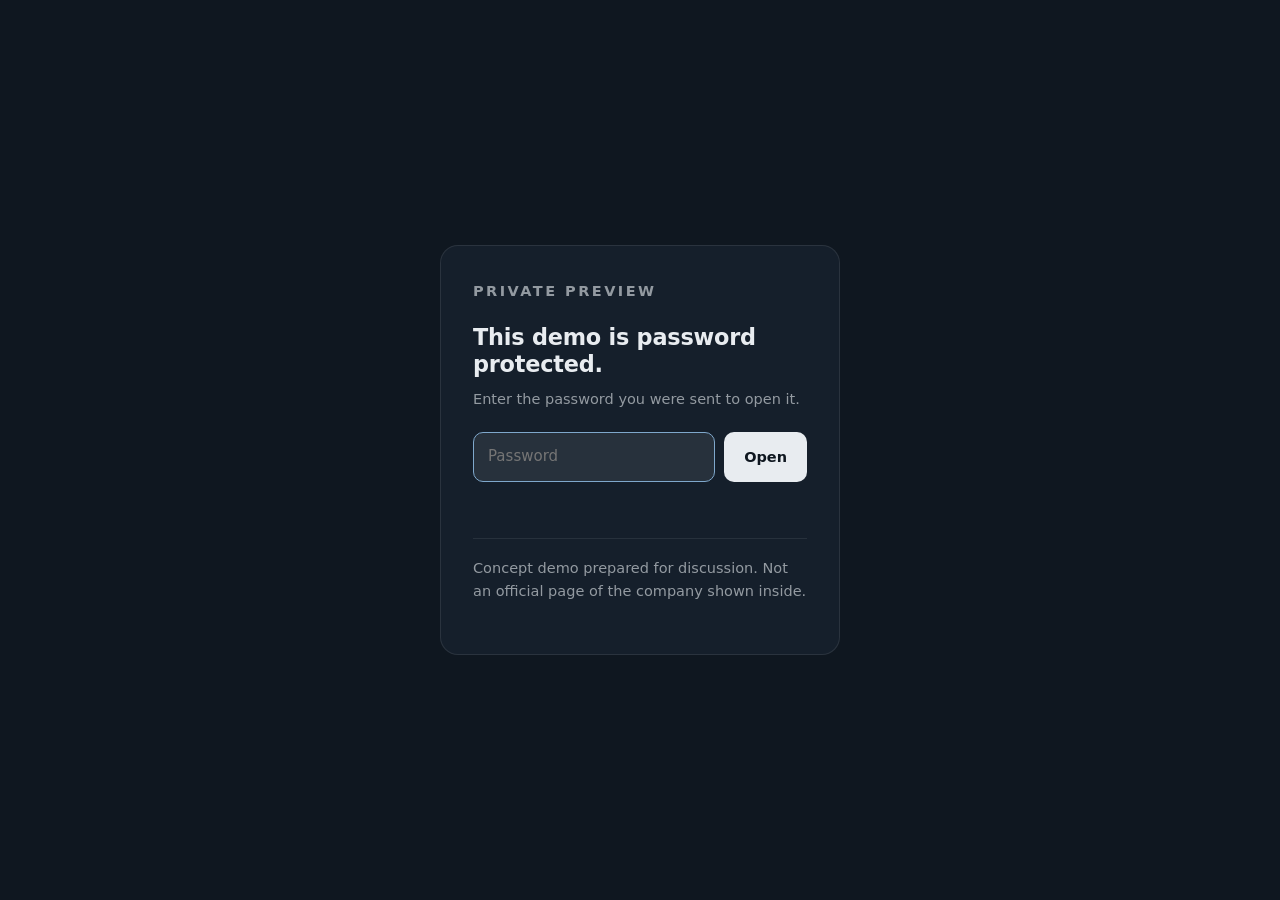
<file: atc.html>
<!DOCTYPE html>
<!-- ============================================================
     GENERATED FILE — do not edit this page by hand.

     Source lives in demo-src/shell.html (this lock screen) and
     demo-src/<slug>/ (meta.json, body.html, theme.css, app.js).
     Rebuild with:

       node tools/build-demo.mjs <slug> "<password>"

     The page below ships only a lock screen and an encrypted
     blob. The demo markup, styles and script are inside that
     blob — AES-GCM, key derived from the password with PBKDF2 —
     so there is nothing to read in view-source until somebody
     types the password in.
     ============================================================ -->
<html lang="en">
<head>
<meta charset="UTF-8">
<meta name="viewport" content="width=device-width, initial-scale=1.0">
<title>Password required</title>
<meta name="robots" content="noindex, nofollow, noarchive, noimageindex">
<meta name="referrer" content="no-referrer">
<meta name="theme-color" content="#0F1720">
<meta name="color-scheme" content="dark">

<link rel="icon" href="/favicon.svg" type="image/svg+xml">
<link rel="icon" href="/favicon.ico" sizes="32x32">

<style>
  *{box-sizing:border-box;margin:0;padding:0}
  html{-webkit-text-size-adjust:100%}
  body{
    font-family:ui-sans-serif,system-ui,-apple-system,'Segoe UI',sans-serif;
    background:#0F1720;color:#E8ECF0;font-size:16px;line-height:1.55;
    -webkit-font-smoothing:antialiased;
  }
  button{font:inherit;color:inherit;background:none;border:none;cursor:pointer}
  :focus-visible{outline:2.5px solid #7FA8CC;outline-offset:3px;border-radius:3px}

  .gate{min-height:100dvh;display:grid;place-items:center;padding:24px}
  .gate-card{
    width:100%;max-width:400px;
    background:#151F2B;border:1px solid rgba(255,255,255,.09);
    border-radius:18px;padding:34px 32px 30px;
  }
  .gate-eyebrow{
    font-size:11px;font-weight:700;letter-spacing:.17em;text-transform:uppercase;
    color:rgba(232,236,240,.42);margin-bottom:12px;
  }
  .gate-card h1{font-size:1.4rem;font-weight:700;letter-spacing:-.01em;line-height:1.2;margin-bottom:10px}
  .gate-card p{font-size:14.5px;color:rgba(232,236,240,.6);margin-bottom:22px}
  .gate-field{display:flex;gap:9px}
  .gate-field input{
    flex:1;min-width:0;font:inherit;font-size:15px;color:#E8ECF0;
    background:rgba(255,255,255,.05);border:1px solid rgba(255,255,255,.14);
    border-radius:10px;padding:12px 14px;
  }
  .gate-field input:focus{outline:none;border-color:#7FA8CC;background:rgba(255,255,255,.08)}
  .gate-field button{
    background:#E8ECF0;color:#0F1720;font-weight:700;font-size:14.5px;
    border-radius:10px;padding:12px 20px;white-space:nowrap;
    transition:background .16s ease;
  }
  .gate-field button:hover{background:#fff}
  .gate-field button:disabled{opacity:.55;cursor:default}
  .gate-msg{font-size:13.5px;margin-top:14px;min-height:1.3em;color:rgba(232,236,240,.45)}
  .gate-msg.bad{color:#F09287}
  .gate-foot{
    font-size:12px;color:rgba(232,236,240,.32);
    margin-top:24px;padding-top:18px;border-top:1px solid rgba(255,255,255,.08);
  }
  noscript{display:block;font-size:14px;color:#F09287;margin-top:16px}
</style>
</head>
<body>

<div class="gate" id="gate">
  <form class="gate-card" id="gateForm" autocomplete="off">
    <p class="gate-eyebrow">Private preview</p>
    <h1>This demo is password protected.</h1>
    <p>Enter the password you were sent to open it.</p>
    <div class="gate-field">
      <input type="password" id="pw" name="password" placeholder="Password"
             aria-label="Password" autocomplete="current-password" autofocus>
      <button type="submit" id="go">Open</button>
    </div>
    <p class="gate-msg" id="msg" role="status" aria-live="polite"></p>
    <p class="gate-foot">Concept demo prepared for discussion. Not an official page of the company shown inside.</p>
    <noscript>This preview needs JavaScript to decrypt the page.</noscript>
  </form>
</div>

<script id="payload" type="text/plain">5IzD2R31So7ptFsCoPetuJnUOL+5kLIS3kb4MK84QXqxs1GEW2C1qoSHjw7Na2dW2SBqYj2XLiBRWTbWd2O2imakgeLtKCAeVfkIzvtB73OG6ttHFE8z7Gda
ZvbYL2nD6mAohkKG94tFkxFJjagzXGd7FZsxTw/3OE+O+0Z55HR/U04X4c4SFWsNCN1HjEwahIX2SKcA8BuM/slvJphN4OHu8ATJDd8KszcFP21W8ERXHK59
vNjU7DKPO/gP4c820v5o4YA/hGRRb/Fhx/Au+e0VHdUPy5n5vP7bFUvsgJWApH3daA9BswH9Nii6/ce+ODhOsbQtjWGkWWD9Scpz5p3A90ip87soVoztjH+2
RV5UIwoR/Nmc4dJu/72aV+6RvpedQyORe1QBxEpG7PF9GWgz4iHiNZjpXusSdOcjrVmTzAqugluz6MxTSkX7TrglctRXrbVx09r+P/MkKFOWXa1olUC3i24s
0frtm6a+VmUKeKI28GqosHcH77Ubadi7E2t/iij/haLQl75l+2pyDnoRGOoS+SD8wUrOELqMZy06R0IFMgERBTwWX7ozTWShbVXBL6jXqpBKdmgOzIKn6w+l
jmiXsvpyLzjfu7rJBB/3YfOZ+pKoRSBvh5kUXsoEk1rPBbQwrwqPui8w6GjAbff7rFnTzazxLnsfHpHtjzxlNNIv6++kwyL3/gm//K5ZKDbTxzCQmdOvItgw
aY4NhLH12cEfiq67IM2i0xMH3PTjopwV7sH1pStcDadLev8jyrkwEG72P1hHq7YFPWMCPmXtcmnUM09NQ4OFdPRBFzObdmJY2fhXaHbneJ2VcPcngoSdTiUX
cyZMQE39xa/pFmmmngRkkCTjJ+uARWKxiWtzO2u9y3NaFP7uUcvk/+G5JWBV+UfG/H8sQYrqANduJDSe/yDwZbKmMmnHYZLGt/WKCwdRlvXaMWMUUaddN/fR
9RbHpZ51xgMUq60TJn3+OrgWlrlGlta0dV/Xk6C8IoNgYbZpb3gswvzTlCvhJI/JQeoXcrJu27Zu0x9m+BQ1noVDz8d0mq3ZdxwLqz0ruwjSqH2axlw1cbnD
ltx3p2keKxKXVXoxOZMn3EnxGEd7/EPjSx7YQwYOwqPBn+M5i6NZUxGVcRKLoARYkCxfZReIVjvkuWxK8Nngwf/aG5ZIqU5CROk6cxh2hDp+HOOAosEV8Hmu
5svBj7OnN0If2BVOHtHOjZB7ynVdiVysIM8dIIXKZ7iCj9xbxS4DdppyI+xVgv6HbtvLp2tB14biL+8lFsECxHw1CDZ1OZiq2QYC77eErwob6xqPNBGDNVFc
+f5ImSCSiKtoajfzh0ABWw//5BCYe+kCa6NtNIFWtjW/4xXlpNah/xi9DPNh1vSyxdiqIRjr4OoWyXXP2xBDItsDrj91iXb8hdOAbuJhO507PNAew/VtMdGx
wKDWonq9YRWywdnvhLsRldkMXvdPBjLk3aUYc0GBFRGKBNT16enjmW42RNOvZJFqx7X2EQOXbjZ03iQmC3suBHyx6tSY/ne2RyU9EiIi33N9p95JYmsic6ga
w/+Oc6r6yeHasauOoms9rHjsBBbcQN7D8HQTlvMNjtaOQ6wVAG1XqylYki5cgHaf/nJL5OUR4IKXbUEgGG+K0SWZ0WwqdccgmXqyYKq3WMAaV7n9pCCU6opL
82jRy6e/ayfdihaAFbeSfpFV9hlbP975A2HZzZwSdvTXdZ0E8bYxAzltC2qzf1944jbO+EjuBMoo23gfAbKgwcILnpMapZ7fqxMj1pdzsqA//5+adGW8eDA0
Y8bWwkmbBgUzDayhTWzceWpYM4CuZ+QYoqZi302eC4boSbPgvOjrkDhivIl33C27oTv9xOc8kaSTSTKbUcRU5QNkF3cmj6w1LqLW3bjympNm8FrQee/AYulF
3FV/SYzq7VPhTPyi1qWuBd45X07MUK0UfnVvrWJkUnW03Pd42Nvhuycgqtg76ZZRiOI0Hs0lYOaOqAVbpMaM0TCgnvIiPvw1qqw0sLDpR9BOdvjW9c1kL4ov
VA635dWO14qDNOnS0xJVsuJF1kM8YmMJ5vFrl9QBta+S6lf1xtGDMLwk4IYZkthAOYVfwlHE7SmNutvw9JOsyD7kwLJwO3gBEm1eGFEx5j+6vJ7wsMu4+p3Z
pZ3xbzdrHpqwDEWHZtRMOgbdAoTF8CfdtnvASxC+2X9ycvmZx2AKeltzKqbw9Ke3BDxwPs96kFFMzIxYCigMsl+/rjJgty5S/1dYsx2oKjGv832Zwb0qDCSj
F/YdC0ftL74i+hZtvSLy+HEZ5/Uv6Rizevjy0X8YH8H9S1BHqbNb8J7QRQnWlMlT+wcOd0WLlfw9JGXKpHqzsMgPmDmJ4NHm1k9b4agsLeHeVfn2FwCySveI
g7N00CzczthV/25sgvrxE5ump6za4X/lakNzQHSEJkCVKE9jYmjUPsNcRGTov/3oJOUDMh2cn6sf+x0znG6xADDKR/e9DgvcjThcEe5BGCeDxWRbBKkMdfC1
+HE9L4DV7cwb+ydpeqRwaqIXN7KmcxnbXzD3Sj5cUEjVmtj57ACsODfTF4n58ydEhc/J4ZKX0mb48eBAXbLsoaeqSszBWiKvqqTXK7bopw7v5DrxqKp2vDL1
S7mEXAoAfaZ2RpjLzHeBi/6JsiQL3unJNj9IsDJX9nryenW4QttMmnI1d+LmhdB0B0PSbDAjRIoTxakI23bVConFVJXtbap2g9c5ie4RdPSYn/gv1dMEoPI+
1KN/6Oy1NaED1EXm8NVmlOk/k+KrWeNA7MiGH130Op8AkdPsG7GQdTZukLV7BSXQsA45mi9RQ76U8hs+zs00WVh8z+MujkhDvm/sQMcYYVO4d+2IRkMfEwf9
JYHCxVxTW0S0RyUhoCsYv4QDgCaBSgckno9A01R0fAb4jdenzb97/69Dz4ono5ITKp6XL9EeeHxpYVfbmmOju+h7I3M4M0VGVun08kRnqngbUI3VM7L4EIgC
/MIyIPJyig69OjmlZrNJadZnPGnrqWn+dNEk5nVce/KcQLt886l2udjYP4OOnv6ZhdJgA9qY15krFH05tDDLitCRbhw6y58SGpqvpn2PdpgVYSndoxNLhSjt
ST6QgDlfvxrCfxJ4UtjrzamwryRz4lZNhxLo4VvdJweSw8ZMLlYaGyrnm/KZ1J9EEl1qbp/kNN22FgaRsKDBfngr9R1ZIKQe9y0nU7D9Mmiik8eXQeYkDMTc
/K8Kw6zQIxIi4G7DgxeKEryqRecuLPk+8+W+bn9Jrxxum+r6mqtTqcAyhD0JADtWD1vv1h3mVow0HEeMTeCvqhpjmheXX231+Jg6V4M6xZbUURhjMlCy7bM0
xMHtOIVNZc53DJXAcDm/v9+q0QfLRAu/ZSJC5qH8qP1srI9vG/9Xw7qi7vbCFhq2VJ+r/GeO9vDnyBaLraZ8/lbt9RnTpciEAHvo4sptuFr8BU040fAiHQ5Y
uYp6eHNdIcJAdpfWNWGBJKinDZ/5m9uOMGmWmYjxCVqAdq/yVv+HER9Fo9G+HQypcmtrCoesjzXmojg4kkadp3LuN7m4ETbrl0znmZYyZKRUjOGU3i4l8ArO
gfDWFpUV9rscW+6JI0lFLLmZk3dbxM9lmy71oMny+1IHVORt6oCREFKLi84IkCIOLVGBESpUn1Ym0+iv1t8Mb0RRqjglNlDSvPc4fThLGwJG5mrqkHj29Daw
zdiR/R5OFP2MJCm6rcmu9DZtiRLKqftErwyGzj3OCJ7Nox8q6kfe/vJdPsFLtmXFElqUOS5zxBeo1FAmvZAdy149jPXzYe/Kxrcmz8JELiEFZjbGlitu7Uze
gswxdG/egt/AhlYwjvFvXQLfGESlPH08VGohBYhAMKtgBOZ1WjgGYm80uMZuzHSB5Z+AgO4PvtYWlrX0zFnVJHZVAu8X7Z6e4FyMEGgWruLk9EZ1RPwFKAco
S6KeNQaU+HkUROLLvPcK8u2UTH6aXp7el7+kTovbFb5Z+6vPiVildYdqP76PpG+71v3iRhthyzGorw8KnfCDXG2ZZHkmBU2Lpp/cSgqhYjMHIT4i70kQvdOg
yu+WyA5FYoyIPeq4H6NcSNIg0A/8RDej2bvdQTQXjBLDPQffja1zMFCKMXnSfY/bc5wmJCuMehm3HhJqY+ScXO1qGWvuy7oQ38+18xO6SbWtzDTuVCs2KdOd
n1Q23qc5yCIVZeiN35NJUX1fiYvlV1ptOELrP5QtTRoMXY3q8iJZW4v0zOVM9bsculL9EOEFmrdc3ky5PGe2VUuCtOc97w3q0OqYqelotLLRtyp5RrLS6ots
3QhyLH73jKBbTWR/fAaGyWFPCkAUudllCSCGIT/pAru/jpVRpbaZA9mhfabqzMHnQwPSOWFJQ0SOa3He24x6rnUeWa6f0IdkixpQpIwQIwnwbU/c0U0QwYLD
w8ODThA5pyBXNNnOxr839dg4YLjYN/XStaRGH9HMwH/uN4oCvhWUE4hPhDp3TLi5/ASLQHtG1QAPtXHyLiIqlatWbv5+GEkgcxWDimOBKLja1T8AQLPnWfCR
LYl0t2NjuGksU1b5HWn1YjoqJS9mhaOwUvJNmBTj63kBReO00bKLSn+cuTun3xVdq73cHREn5P84ShrupRmAJxwlJhjm+YZBEQJuys+lg5LZkutNLSOxjven
JjlLoQTHfmwSDD1FWvSQFQ7vOp89T4Tu9AIUCiMYShul8HdWVshUaEGInK0N+TTer2GQo4fRo9I2pPJjQ1CwV6QRVD5WaKnf8YridBhzLD37+CBJpBUTsNj9
+dAZXEr949l6xtsYEX1gc4NGWYlW7Gg/jVRoA43p3x0MigpHFmG45pT2SJQN44uiCGGQhEfJxhYPGMR3eS7P6vUfJzkJmBMHcmsLm2P478pllRBMTT7Qk4kt
l4PE8bDb2/pLs9/dhXcca3swCAoMEVTf4ACMaHi8sL7I/uyvu3mvSQrQXxkXnpijJnAtMf3nhZtsYkFUkhpXy29Hm2WZ0fsbdIBFVk1NzLo2OFTB8GO03uRs
Y726RJhiKsbB3dhEnxFGGK6KkDTExIDJrIrzWFBkkn8Gk6mXejFicbcvtcYd4qrOUWw/EM0uiRIrpAh4PUX94wV3LmfCxdqIJB30a4r0PhokB+kevc4Gfh8c
NcEJUl5AMD0620YK8upUtnFdHHQXl81+70LEXqXQn7HQ8tlZaUf+YzI1NPxpUjnoXi6zi8byzEVLdF0JSVoVTQrTi8i8qX0AGo5UNe+ieIiN5K2Zhd4h7ypY
Ubpi2fIjPXzqd+P0ruW/xmZ+i09tot6VbE2BC2dluRbDdVxkGbk0nOOVH6KOScqjYzvDqU+LhD4AIvxD1LVzxjeufZ+Op5990Sf3V++ZwykOL1inKr2yTu6g
qZCktlCowKkaPoQlidj3/4FecV0RhKI5vEs3GB7MezTyGK+u2Y2BwRJ8x5TJgpNavLmR16mPVaOO9m2UuAXM0XLWV7CEPSuadHonNgaegHHVVlEpO8A5C4HF
R5Q5kOSO1ttp/mQ5jNO8kXgoZwfTEthIaRR9pxRnbrKYFmAhWJkZPxTzqSLlT9y9Yenq6pi4quSDbJworXIbbehRnQInV7G0wx69M1P0rffwE3Mm882eXmgF
LEoz7HfmGZhDqzzDMy1l5bzdHC56fojH2CY3j9vcE/sdTPbU3KzK9Hz6K903mxoJpwkKFjOmIQTLwRC+j8FZIoEkcOqZ6O5j1rbVN99LfiQtc/eJu8QfQfY8
LM/7yzkInF0Mg4pDJfzDMq0tALJXzhh1ZC+y4PrOaZQeO3xbNOXtQRtKlVxt0Bn62k4UQFFOB7i5hiXOPPDOUEny8CZfAWSWhshjYjRXQQEMw9c5bAIZIA//
3l4Wagr7xSP1CHR/suquJJjCD8XbSzuTC7U1WHl3qTtD89mkJsZgoZQv5wrTJUOxhXeHCIE6XXPvMych0XqXUrg6XWo2E3JfEgMyFAb7cOHoV8P6rZxK3YZZ
Fg0mOcwB1IQDJER7Hn5XhNiuoWguKEdgZeqdDYjiYrA5wsxnHLBqSvU4ZVNV41dXfL0wEZesGYAD/xm4vwhGXhB4NIjBSt8Qd1op0kpR0SQ+5nuxSIVDAt+7
MzkrnQi6OjV/qTHTPwEbaYZuYGOhGy1x1+7TeyQyQw1S1KT1XkbPrzBs2ejzvaXqeF6YzKohpPdc3lG3ORcqZmHE4GNGvITeL4i7gAAG6dqeG4+Qt4kZ/a2i
U3OnY3mP99CR9hvuYD89KybO6ZaWa6imMKogwLRfIviVKAXYoo4LZsWKmCNI6kLTNIUSl0YLPlzh/hr48RWs0LuChoxn7Bhm9aM8py2qLL1yVxC7yPud2nCK
h2XmKCy/rviykGc9D2W7H8UD+8TddcE9yZzeku38KwQOqA7siUBFUCJOAJ3wlQSh3fN9J8IrAtlXLk5QdDp3riNIzsE7OHisCVDg3ezy5LqjMAIHxIAoOFW9
ws/5TeBdotITzXqVCjAlcUoCNIZqyfQxQvdh5BnlOOygJK9jN42+3jK+Ou2qH1ORxf256zbqEZJHR76cDaMgqJGQGi2xwSD0/mEn/snuEy6J7qZHHvcVDMeS
HFQdndxWzY1pJVPe6gFvJw9AB3ewsvus7rZbBVNThRSWPlv/jdkVJud7BQjVGRIoXnN6yJGm9xYuxGLoiqGSqY3SpPgvcmGLgETh0WWa0MIoV+chW3Ws+fko
w8FNEMbXpW87eVx7w2C3BWNqzyg8U0SzGUY37yi55/CZpdZQahHHBpsndHQH0EuM7/Rz8C63UUM9JRuc2bA5uZgS9lsTxXGcPynFUG0koqPW/UAxMevCXZh+
2Rm7bpuMDR0gl6ghru2wI/AcBSooFmorxeqWT4tei2RtxnmZiSk04UW0Gb5TRAodznXdy1NfL02YeUYhery6fhye1RScz77X1EHygOwxjwd4itz+zc1Zmz8K
ll/tgF0ATp5802VW7rfQrbLdeQ2nq+2GReOKnsd4Mx0I27D5ZIUFQt0ZiLBkjIUU9nabw7jzSBk6Lv5IxslCi+eVx9upYbE7QmmX1H+gtZMqnSIP9LMERgrw
v/05t7bSgr/tf7nDBMXftSm2aV4c9BPM6pFlMshmgOe6hTMr4DCehPqHPA1NXxT42RMyU8oIBjyIfbwl73qP5CUezy8x1ooRa2oXwjSHHBvc/SJPx4bFcA4F
dFXIqG18QQqByGHBWE8pGoXAaHC9NvKNXU59i4R5szKPA2+adlhQclrkh47izb5IJz3/9wEzViJkWhUHA1aKD8GAglxWH/4+36zeoNxAX0qEZkFRFENtKTXm
uAjHSh4xBuJMB81Yetzh2PzVYd1Vq+3dwFhlVUlkF6zwYKPD5TaOSqz7LZhsuTW59TQRXBRtoBNB2uim6ZuV0CikUIi+uNW9TGQ0TdCx7qqTWt8yoMGLx2VT
VW8HcLDccltXNTBkfdy3KTCUctcRI0DCv9vnkehx2aXu2P0zJi0C3V5XF1B63fdYfQWFL58pIot5DPV9fR6c7Xb9ajgarKhNcXJ17F24PE+hJNQ1VgEMRf4m
XS8HJVdYCUVbYXYoGo4Ra6Y7CXb0ldNc9H9f2KfqkReBzjClWS06eur7JJAAbp7V7mPgaoGHRFCzUj7RmT+tshfhDAZj/lbD05CiBFN4HbgjO4y+JED3SGKO
b9LON1LMi7QMa5XzfswE+5QkAn1zXisu4gDfVveDa1gM1i9SBVSMv2QMdRdMX6poFhqAJdq+L5/WnU8kqhZyA3aVl9vmTx3l4ddI+fjuy0G90av2r+KW61JE
zcINFuPnlkgMhqoEmMZ7GvFM4pIDFhfxnoOXfuC1WITdEUYa5IM99V3b6WOIpiiaJC6I+iZ6ueNYD/WbJpfMe+FmVXP70BVCG3nmTe6h2nAkYzJV1biWjBlN
j/bbjuLLGzbPGVoek2soxnQrfathABEF1/Fny6pbJmt3nlD9CljVt9OvuP08FIuUF65At4lKwGEgAWfjQi2kyZFiiTTUtkyH4NdXLPIls0Cf7D3HDtQ2tfIn
r0m7Uh0Dqg/ZuN1xzFsiwNabcUE2TVj7OBNHoZFlnMN3ezVTLlt1lObdff1GEekatS6xZxwpdHJPvUzpOsIiRbjWcfH9EEXjxfBDEqhgonjoxowAYSStVqvK
r9g++CodEh20ksBukuKhXEqoxzmaE2EjvjjUx8fj+2i+r28tlMP4cnSVMdmhE+a1loUVlKu3jhRs5dXnjQGj7CKR/iDi9yzettOuQvPF7YUHd+KFeIx3QKGQ
BB6qjauv89PfhKV+Koah/baBOkNK2hcwhHtWjXUcWJNjfYXuc+wYPzSGxFYgFWInyA4u8vchWRdL+a7UwOyEN4qmlSJJs+Mtt2rjJ32wUt3A9lLaJxz6nd13
MZgCO8EbTwqz3TD5BFyGqWaU7XPRc7n8XIyVBs4QI6m69KLX5uCAOnH8qacjDSAeY8xZcuIsaxp3M1QHtJb86qlGgeasJ4wgsdsp7lwZvOBe6OIVII+oMjRS
lzTkIarUv3uAxzRUqzOBzk12yGSo2pdb3MZJWU8iRJkgCz7ZhVFcLsmAHxIsOeOiuZVLYzkAg8sG5kqDC6Cl1GBwGQTNa2bcPV5sBk9CH2mLDgjuqfZR3ngG
zSg5YcNKWBnR+MZ1xPLpScmTYfCf0h/8vrFWFACBgraUIeJsmrtcRG90bOEIuuFaIN33152cqexAiu3uBBsSOSgsfhJuayWmxF90nUy7EI8sgTbUbwKxF3Ke
y43eKNkLLzE2D9qMCxq5tfumaEZvRZZgQEnCND1UrINFWv8gHWshLLCmfGghwYMVXeDWE8zIIYJiqHvMejzMhlBz5IlxC+kF6m1Nfg6kQrKFcTzXt30M06CP
P03Em4XqzQiMLTsJBsYCrLzftwIKa4IMJWEalJqnf1t8S2quMkE/fD7w6b1qXA8dzoQekC2+64AHtr1eVpiOzsadVctxL1EghIr4o9iQIt6YMHwapab+8IB8
UY2WjXSnxVTW9B8EHNjhyN7UyO037DIbbNSFvNe5/Ht74wsAz71GvsYagkwXZ5YXOfBV4bdF+fqd/ZODftFWvibtQquvA4VSDKwdzxLDYuI8Sy5ZQ3c1NT8m
+T5cuQJY5UFDSaxfY01xnwww73i35OshaEZAZcvebCNsFlknG7sucm83dwBG0UUCgHemGjPjBPRxkugaoS7ehskV2wQ6Fgw86OSjnazATdHPWK08YUKV+FJ9
ZYqZAWL7NMCjHJCuRULtUun8TiQKc4CPQb4GgpPI7VGTPj99SzAr+9Jis7XOfQed9FvgUUBKKPllDKwdqlQ+N6KH3D3/p5CXcExuxq6iH4Jpy9j2BbDhbMCQ
ycKWG8S4XPPBlPbFisDzpKzkxbeY1vc00xfxs4EJnl6dG1NnlTW9ayukAvIMpXPHGARxx9hp4E6/wOvmvIqBnH4A6v6t9ZmVt+Ku0mcBUIsJFtlHrVzcNhLJ
yK2hPz/6YdSGRmO14xNaX/aldg3GtxoUkyGMFQrIePf4mvqEuZk9ONAjnPay5a8xqrD/DSOcHvwPUjVATSWvle0lwDrkr1hJx7G2bb63TQeLHPDH/6PDqjbM
ejCG9lvKQRuOUYeSmAlsyEnhHJu47xh+mYVB1QjuA/cSiUAxlOOcIz2GqAwcgsZvaE2qrK4RaS+SNdk+XMYfQTnzz5MUj42DvggnOA/s2H6Y63fb0ekHDKvd
Q9OxtuqyXc+K9r4gB2cxkbrIguaga5aEgM3mPNMO+QFNfGGfBffWhLm+aRNzW67wuAAChdpM+JC+i3966LyxFmf+p+UmLXhj9l14qPRVruK3K+eA91Hlu6EA
H03dyGluL1dL476HyXcfnBotPSwHtvkWNvlMFH78paNBZGGSwANy+xkASAc47r/7Ama70MGM6p6E02sMTd+c7sQUAAQGI2njjMAa/brD2qqH6WoKW0kCet5q
R9ATvLkkBcot1Rbdb97tA1t7WdzKJFaFfClapG+VU/ZQLHRlL+E2Hz9SnRzjBqpxopPHl6ARFanqshtXynmpQ1LbWHj8ATu3VViYe2vgzlCJK9yU4fiGNbJB
wP8xJ8CF/IFJJzA3BkWxDeG1nwWepmcBo4a69G7h1A3PnGbl9BrSwVcr4xRDdJVdkn0MJHDBolra3mVvS+GlmU4TJKI6rhLY+yLHnj0QtrDsG+KU8HQEI6KD
itAdcWClpTSPKFeMZp76ejpGSRkzXNyn1jxqiPpYL6N912E6yeEjzhvEZGRv5A9Fuc9IfO7sZLeBKsAxxD1c4R+2EW718SHoh/8qqQjK4O1tT5O+5DSIh4Un
9rXUhjKmUx+DoMgKXPmuD97KRycXxKpXEJ2FfOb3cOqtorMW1WtG1AbFzUIN0qKs/FPdi9CZG8yntbHnv5Mg93JI3lOHN16+g0KHqyQnNM1OPjfXNl7U5xk6
LXOmo//jaZ0Zo1ONXHkwHl1I3VyEFMwz3IqdfD49gNb+5Exg4qKFZQ6vC/t+G6HCdj7mwUH4ZigW/qZA7y/MXwScaSxZxu/q/W95ctX2k1jk8shl9RK2L/q8
OUznQynftfRXl51CBNXVvyyxj9JtOsz3ILTx0/7sHs+G2L3/8+hx8ATBZml3iKGAx+u4ITFEJwAXJg8NJQRnZFZkyBLKSdfa9NHWVZEIRddfbbXuXKxPtde0
DxwDBawCVYwvMUisPeJYch5DnUciyyPBvAyqeaq6Z9keRHmc7mgyqXQt4bzyaOJbyGqFfLNelWxuDIFqyLhk5OqUzYQ2tX+jKMUeUed6qQgtcZ54Un/CAPLg
lCe2g9fm9EoJlNIKOG2ymLyQozJKJI58LOJGECmMzN1VcSmtPexD8KHr5uOujwJaZxJYGJ7WpQcAMqzR6a908tLfEABEX7Cu28BBk8D6Z7NxrPp0S3me6F4n
BW3JYx+w+uthDw6888hJTSC86zjSCtaT6nN2NX/8T0S5Uqye9jpCPqRTX7Cj2Un/TPEl1L+N2NDmWpWRiRS84TgeCBzCExezewKcs0P/vuPV/LEWR1Ys0uY5
Dl/AFBUcn4es4rMAuuOv9fAJ47iO522n13qMtUmbUKAxUaRvXSLwawzlCUrxYJhX3ZVZ98xchIzcaE+284S2xOaM5T1qlqXYJ7WkG7kyjxKy3TPnHNCEk9+D
RA3yRL1Wf01XCFsAPgPMVmZn7Km02Bamj5js+s68JHdsFOeWoda67u/sj4ljp7CciynB7Qb1RzfJ6QUnBNXZFQTeO6bSY4MaLRudsp6F/IwNSfIOLJaks5U3
FRtZ/95isAdXRF8aHlZ+JE82YLcg7vNYaXfOY8hHzQvvjmZ1eVecjuDFDrNG7Zr6fTG2//rqOG3k7lR+VuRqNIY2N2QSzvt6W6YhO6QqkB9HVb4SZouqf+HD
WOcyVBPgrhMJaGBXZqHci878Vt3y/GyODDCJWicaejVgnuxZvAGlbDgfMNaeDmMODX//DOiqtWGl9LYaRsZ/MoxtxaUBW1Fvqfpv46zPofRNKqQbzLvEoDnM
zWEwDzV/FKj3VGos/5aEpXZAmgFUzodngVQXaKygcdYPHtSh4APtlSfHVrla/OS8GVvEoXdUDipKWwSpddiKj/lCm1MtuuVWgydXDJKTskHr9s2GCTuxeFej
BzVvSx/c7X7K0/p/Zt1YM6rFhRdlDs8LoQFdaN9LtgIvKQxlnIIufW12Iv0CgjBKmyy5ofCsmjtsIfzvYMX21B6EyLAeldy5zBut15/IPpAnOWdGgWetBkiE
MoyRNEYdVWY86FBLiUoBKRcHNDm5cODx21GB0QJZvVHIIPxaQwjdJqm+VsixldMyB/HStz1+jYKEqb59LUQBTzCg4EdH+orLZvS9MsQVmEAlkUK94GWVH6SE
nTO7CUWWEb1Pm4/NYfk7giDrRAocKNdTqogk0zYa1DUjLexHVzCv+Qid25AZZwJ5S3bzcv2AaA40mihX3w9A9ypNeI96mNRHVSL4ALQZIRJca/2BFkEhaji9
ohLz8UfNV7wSwcTGTx96KvPhEkj7/V+GoPiZXzwI1C7rnNP++gYfVmhc6Ho4ki0crh1Vlw6UchhfNWh51BX6b4UYuaRzQt4HHus0VnURnpZ0eI00yI3kfUn8
CNRGyVVh4fb793XydvZluwCEiZF+VhpgiASCq6FabNmBOUZUA5VPuIQa/v+hwKP//9OP89wrKSe/w31Wd6y3f/qA3LCMvViBxGqxmXV+xoCsgJ1nKnkpn2MD
N9MK1jnfMUYT420DKVlbOfYViZv7Gh8o6GV6r25V+6VB2fiFnyTg8clropHVRfHCCUVMQ7a1k1kFZZK11m0wXt6TGubIQFMWPsgGO9u+2EhsDwOn2lHyQH2L
KAeJfbfyFOyg6quKNW+cWNHhYRBkuH4hQUBeVxn/ZR60rMP9/trK+8MDxNyJgGI/Akfba0qAd3FdQ3hv2tpq12NNUSCdsLLJitWeGdjQUwpWL4hzKSnCzvkB
sVAYV8wI4gwcqKk2c5rGnDfmIEraCvB1cZJevOi9Q+HCdzhrtZ3CkagyMRpMNGPgqM6+rc8Laeh8ezDLVMR0giOyHu727iR7hxC2kBmd9k1Mvli4VUhCY2OF
QM2nEy9QHQqsQcYjXJ5WrC7uE7/H4YsguHK8Sp790ajO/rmk4ia9nb7HLOqLZ4+uXT898eqieWDse4otx0DHgi7+P/mxP9lCZyianedFsXXSkDMpzAqMLQXs
21X6rBov63XYz4q+JvIL6JL2fYlsXGlZna7GHM6qSTZ++A/7AE5G5MhrT/2dbSlhB9Kpx2xsBzs7cwmuDPMGSFo6Tc8FY4vG4Cw8RRUVGAik6Foj9Nuno3RX
N6OB5pNb7gRX9yPTw5oFVAWaHtS0mJ4DUX88bzZx4XXGJ7ycHihG5QzUN5nq/V8f4YaZz4TCCQSoMdyV8PrmtlaFnsGLcAOsr6bVTVblTu/D6nA8opvw73zW
P40DVfkZkgi7VmYqrQ+vCpAEh50N+TcQr2sbxLphwDgiC2u3StRpYeNiy8H48Dlwp4Zh8dS/GuBrLuPzdyRtIeu6TzvEzxef62HAU+dcE9+y+4x8Lc/hMEP4
0nabfWKpi6cKP0ljeig9ssG4kGgxWtIv67jXBkg439lpIg8JrhTGPV12yDa5VsSJatVPisqC+1lVnL2bRx4tHkRcBFH3gUhwTS8dEZJ/eGWwdDEpBwfyAiGc
ShquZy9cSkUh1uZiFKs/Ow5aQghwrn5W9/1ECMUIezfOVY8XPdIHVRiU3hAzP8zEC+TXRtRMavxsD4pYjdoUpmcXDufUjxlfacESo4fw9s+SX4bXrTVOvipB
PtYEFuh5KUECTc5ezAZ3gqIviya/2PmpX9R4A0kx4IY9ub6BJokRMHIn6KVxkQFvGzpnzXbYf+W0Q5SLImu9s/xs+pav6z9AS4SWKKHU+J9EgZEiTybFmOQS
QsWVfPVxZ6lPkse/unM6wjoJIFmL1E7o/yD995jPGhlTRl/1Dw9tWCk8peHuX/flMZsoMw68HliJBaOIAqAmsO4AOMGR78i3XRuLoW/XqsEscyDJApkGG5bQ
q6TO4xTswk8uQHKhPBI9CDckAk0fZyS5aZEJ1RUpjJN60EAUG5sFo0TUwh0E1wZwRRXAadNETv4IBiUrp/oY+nfsUTzwUjsZZxeSuQSXdfP8dARJXkVS+H96
HD4HxnE+2j/U5liMtKb70+On/TyVyXaU3t8kewKJ0fLknHsFCfn1TvprSYE4hbUbtUPgSRByV1a5Xb40Khh4wIVvR5iagzUX2tX8eQ56KOMKtGa9qoimaZWG
AC6/2eZpB+PE1MN4HdgRCxACyK9Thl1abCOhv9PwbpO9am61p4U+gxxN70BjZd4vPx14vKMFlznLEds5lB1rD9Z4xYimuAnb+UkJxanfcPo91ulCjs6Xr/Xp
zH9h6OQFMLM1QrgWPwYipMyiuH8A69NEdnF23nXiwDf6Qsvg7Y0x8ILoSoZso6K5YiMu0ixp72ano1ZWodQTwcqSxRX3OxdBZOJ1Zy050fC8ZXlxtewzgiR6
8MCdChN68F3rDv0JxViUB/fnl4fLysE47Vv8SUfsWZoI0rdu8z/uQt0+Ci5ckhEfiH17aVtYmdExiJNu98zqAsxtW3wZxxbCipI5o9+JafX1gLCbr+W9AsDc
NDyGfenklsipShr5YSuOxIgp2kpSKfyAzSFnB9NWRZPuBAcRqxoWou0jatjJLvBGhhKWZfeUahWLf8fkxSjN2GRjTVTUBxoQZsXpaHIjhaXtP9fkTlCD3+ob
C95xjvwzz+NCV8oeX4f0927XRHwm66PJtCE9M3q64FKIWaaWXvNui9AAjhSFQ/3mcnkhROYEpdYP43ts97xe33ch24qzIY8bWyTyUm3k10vFoFEcw8222JWg
9RV4yXXwYhK71HjV3d6MpG+MTE9wGsUnfjtNOYywYW1u6TL8dB1+WLuTnnVwXExCVzxOabJOishMt9ZuV83Bh0hm+22unNEyFETxacn65u321XfQXYLZs/Pb
d4fwieZEtBNzyKbYK9croClSRAjzQtpPrz8yzWOXECxvRH75gQii4Vy5NOhRi8H5wK8LNtJMNOgtZSXZUDpqkXCc9cAgbCqGgQMtZS8Q/+tWrFwEE+CL/K53
+2SWFbixw5nbABdfm6ysLTm9DPm99dHK6UqSUvd/lHyGky1zxEfc6IpfSJyuPFZ/2BY+KHfVJ4uzo7jCG7riVazqvMhaO/vjwePWs6S468hOnZo6t4BmO4SA
uSl55q0uysPtllfpap2iPLnVxoGioR2RvUNkTvC6of2H/PBIwiKa2Q66nhIAuj11jrGV6zm8TW+vBJgMQ6/v9Mphcn+aAfCiyv0U3HgM9X+B9JmqhpSF4jcG
Jk3pwT1981cCj8b5jP9jRYNzupdcnHlzchUg727pbirfH3ybeT+LTBuPCkw+Tn06NtzF3i/AEUn9ucshFJIgnErftSYw+CQ2IHkr0ivqNb51reFtd4Ydx2ca
Rq3VTGnG4pH34J1r4E1AUjwWZ0fQomNhQVgdyYJAVJMkmBh1D6hd3vfAu/tX6rqD/YPJPLKkEspaxBAx57kNMnJz/9kE0SzB2gtMq95L8VMU3vA3apSFctm1
OM3LaKgWa95CDgfLz4ARPaIGlQQ4cBiMCV/I8kopwGvxzztvxGp4duQKGGYvHAJVl7Bz47Dl9sV4OzUbiCjiXtfSjZv44PFpbUwDknm3YAUFx2EGuXiqgrGE
yh10HXYmCVs7NJFoExG5g6dPirnTcoVk5u2s42HRXJaxq5y9nlhxwQSK71kILdLPotMxkomj6EFXUhtd8EQ6qUMJF8wbi6qJNPFG+z6g8+YV2W0iIjTU+qaB
z8QJJwRRiWdK3jFyRysuG0bop5qLtH2R6bdUe85J1i64tDF7eW3u6BHMeMgZJktuOPKTxD7T3/tQUQoQkGI1CcgswcQsYpLLw0NOkutEBeL3MzixiWP2Mb6l
UUKQrYswkPgDfJPO9YeGxRV95myWz3AQGeSrdxbTBQ5TNqWxjuNRFDRpWvSJNdPqNXeWUJFbWsr9dB3PtDLqV7AmFIJRt5Cb+tnQKrOXZ1vEaEH6O47GBNyE
qUMXViTEgaaeGPKPNB8ODv9iPiC1PRkqEEsLEF2kgGhWujH7sOwlff3AHYhDDO+2Yzr5Tbp0RCKieBQVOVmIV+NlMFCzq5viHlHS9sq8v3PuFr02xr22STuq
fvb3h0Gjpn6G6aMuandUALox5m3MRz6iJ2rOKTKorDpekXiehf29nvluxZvYTQ/jEUfzkwVkYM+ALu2UVaETsLQYJbXqe01UZBH4o/6OKivsbQr8cjF9X7hF
ZIDKrjhqYedNRsuUAysb3+nqD282h3P5yJnF+XgpkHZ8iLFH0i+uDPadItVtnYwPDnNEI7zGac4T4DfNUmGwBmpHdWn2QVcnPovc2aY9XVO923DPqye3RWhE
/HJnmpuE/IXBsLvLHSefvGjgLxHzGDCa49pvlZYlLKfIyV+SDtmybrSZatmbYl/MdQTrO9o6qM/9hGLHgF8Zzk5ylpwMQF9bE8pPmLbJnmBdvXprhz1O27jH
ORXXpUNp5teLCtGfS0ZEj10H49QrFP4X8ZK8Ng0LTooE5q0rc7yO/Z4z0ZONv0MSbrD0wpz+jB1d4nn0YsbTr63IYyp4IeS17nu1FQWhRZZujN32HX9P7fIo
T70wswS82DevvUoMP4vUhU9xmLRS3Bf0EXwTkl9TJ8Xc6Vp343lej1QYxCXVZWwK/JmSqhrEHy7DrhwCDFHjmi3ari9PUyfs5AizGFWPUeSLBSR9pjsoi7T7
hMBQh2s7gQV5Jz+y41bAryggN1PBvBYat1jnKHdHp02Cv+j1b3eI/vL7Gw4Se64DeA84AONnVEndz+S4DCFP6006YKlFkpW5eqP6vvS94JHc9ISWNbaMc4Uz
2yVun6krBXZZzS3MWPo5qaUo8FKtKAYyDBFV8nH1UfO9V9eUodqrNRkN3pFQR66biFgXyt7Z6vf5HR9Bahxamlb0LluF65+MOy17KchRtIm/1gMXW2DKrRef
veJohOOEOYERps1pKJWY2E8+NI/PNr31kdPE2+4zQdnGBGlwYTz468AJDphWh4qHb4veb+Ux+CuAMO/yIkRywXN8xGawrxK2VLcWJr9RmTu54Xl8cPVDuSL9
MIQMIGaMBsony1q9O/cyoJcufXULPw6KNBcAG22MAaf8xV2spVbNJByeOyCBfSS4qMAJ8f4MIzqJ6wV8jYzIo2n1kOSQbVXplytZHAMR2o0WSqVQp/TKzmsw
KMTkEC4tpucuVN00jbGN/UG8yPS7GtyQ4OPAWqfLXDOuIhxI9KGVXdIl2aasgnxV48Pni4y2q4TYbscWZv7iHMtQFgt2Hk2GJ4uNh03Mig5vIrSyocs3DtFC
Pk+4FrVRQDX/tiD6CZAYQE269DvipdOe/BPkw7XJt7iV3llGx4fCmmkbUPeCavtXZzugE8qTWVzd33CKoEUVcqoYghhjs4zU31HVPdwSsYHvN1/4NO5SSdTz
cx6+si3YbH8LY8b9UTaAkDKssLCNAuj4KwmRxBcu3MXi9nyh971+Xqx7rAI+MiE5qkgvOyh573ofvbr7SRKRjQwyK6WLr+HRTJPOYs+GDKIhO/6YGqQo0kdL
FNknov0s5s8SBEbIdREROGN6XXTcJqxB5QfUYtaqi++sBev1dPbRYmULeLBNkDsgDz3hrXI8NQc1Vi+KL7UbnBxX6Ltkphk5S8Ypm5fbnbfEGXHaJrAAnuBE
HH5/6P4NtFHirmR6Ez7nuxAnGLRUXHikI9+SgF6Cf7pZkzR1PlwlJUi7wCaRtF+kzBzlqj9psJZE3u1LvOfiG4w+o13u0qQPYBqOJG+WZzCzijhQA+6a+Gee
lcOXXS+PmQIsEQnbrC7Lkv7Dka69ZZlIEtYMsQ8mD2xsEA+AQcou128e09BOB9bjQOwzit637kXtUsmQS1Wz3afn6mNk9N/FLXluksOm+EDRvRQXwe8MFcGq
ltuKJQ7wcycnOYWnoLkd5FHct8sL/kIdNAFIUuzVXuukECZPTPIA11xKqH8lSmYIqF42Q/nnQnlquQx3osO2sc938OygQvOrDgYe7P92CaF/uhCEgEz2Xkx/
/QmkZn+QJ1+IMqLtkHytmoRTQtwhBgrp+Pv9h75p3/ZP9u82TlGJtucnVlyH0mgQ6rHAKgJhwPM687fKp0l2DHtCTkO13leUwV4bg0Zm0RhRMSTWfRG9267i
4L4fHRkckUVkqM39se7Qx7RxEUqbsJ7ccfmryNtSpZyh270T10/JO12Szc2WS/pWZLKzTAfQzeelVxad+QNOvuau0B0b8iobumAU9gI2CkqGMYfHOQiOUfQ1
su0SRQvLp7P+xx/YKinUYyFlGIYjmrGswT4lc2B0hZs1OtbpOJ/ywqs9nCZZjwA3yRkiaP06JaUKFrqzjUyyY742JHj+oQd/TbgzOGFdnFU7AYgoL/u3y51I
RbPhRjm6T/SEMDBsV9o2BUO/iKuR5JCxosdWCAGwAqvZtys/+u26Y98YN2rwAuX8C1S4vVYQlKIXt/pNlb2gfddF215EdE/RtEeWpujF/gtHkBYMHwfrtn/G
HOXz5XQtdbvGKEDg9U5p5w0xH3B4XsvWQhzca708wJ7lxqv7SCUymUbWxp6RQsu5wPwzRHG76BrE04LIzMu/aaExOvG9DaeJrDVr2RYXL3xddVxrr0CaWcsM
Cj9ocAR8p7tG0fLs8iIXu1o2oNkS0uviUndGMBiPGZia4aWqBnW51SAdmtpCoAVpBvQZOlfkVu+H9ZTIKdRT/SuReCZqwfcmIT5Q+K0oXlfYtgMDdRLtG2nt
+tQ84OSSoG9oPzxS3M2aciSazmP+RtqFIZvn4OtaRitUGSoB/ZaCqFvLxxEh0858NuS97XmR8pXUpp1BszoorelHTM3PPvK63LDzHLgpm5WKNXWoJyQpqrM8
w1KrR/IdggZOGnTEw+aEeNHd4ScdIhnRFK1efJ2eZL2orS0BZN/1C5Geex9a9zL8dqreH4EtY8lKLBAJOiNF/BN5+OVN8EUvVGeuwYxAEf6FH76YfJLhoZP2
2lQmjbKkzOrPXQoEbm0G9J5KBcCMuZvbCMklDf5zifYkuKXbhSNTYrXqtPUEvUySakox5n4eK58VboEvE38guGM5E+e4aJu5BRycrl5d57WBmxCOU2F9hu0L
n3yYBe1u+2z4tfhpsyzKoryGZW5Ur1qUVT0U0gOmSNXAuBazG+j3qzfyUT6Zw53v9PgfmbzrmoBJyRar699LS+FZi2jz4Qz7TsGD4Y+OuhcVijB7sn50crlh
C2129liNaDkCzpP5EAv9SDYqMwTDn42agrj2P5+zBdfQyAO55UabzyucMVS7eO9ewHxDtezEr3i4cxt1TQkozJD7DHfKuL/Qdklov3sUr87RqImTZaaKAM3E
EFxOqx/gYeNNEYe6WmwY1G7bM3FD/kpj6xfeW7BzwAYj927RHZtqNBqA5lsSjzLh3X9LM6C+XXttONkUf6CgVi4S/e8jDYRCP0PKMBPV9dp/lqCZiB1Z+6E6
faMPaGNZeWKE3SQlbYQkpXrG5g94LpPK3W3FlodclWf/o+GhtZb4FcsIe6P2KBHOnliO/lqT/tOVllN2YzD1+EjQ5ksQ2+xeTaSUUMV8BvZJMq5cXQYhmUuY
lIpkrwJgJqN3a3zDDQlGFIV3ztA2cE6/L0vfiuwKrW5CiwojI4FYqLeZyyNfhetyUMsr6/HxiROLmn3ra+Y8p2PRZsTlI16GtZ4i/8pLBKefjw1FspI29K3p
EsTj9vw1JQjeyjVKvgXFLt8RCyzhq10+t9bnt5qcruSyYSWR9hHEde6mKjG9oEyhuef0WvagnkeyaRGkp32ZTxM7S5Ulcm/oucsaCxQ+R4KPtLdFhlY3AplG
b9sLjK7of8a15zY+KraJF9eO2w3ISX7dANNi9u50q8atEjV9R7NaBr3p1wIYvarksq8RKbSVZBmcBmQHdYEHiZI7XQHC5FehCKEc+Ap2ORyb3/sHfeyeIrCP
O5vi9qpwsylAIOqK4AU1XIYsmnUBIXh2OWO7fhyWB6InpRy6fHtO9Gb/CrBmN0Mk5QZYg5f8BcVD1Jtau+j0YNoxKUIB07q61UdDD0SeTi/3R+L+08g3nkKE
qbAsrv2fOw5NfW1a1he6Z3k1J3+nRNhw+I7rVHvsxfiIfdWaMBHvmx0WIR9rrBwWkvq0S2Ovd/WtvCQXaflmevNm/aOB6UvAcAXjHoWqpfDgClt3FkNJCf74
QX1KOVp70618FNsDVDO6Mvyzwc8cM2iRx5Zrk2lQ0TenGmzrFYCe8xYQgMuXsj2QEHlO+8ovxxYRbaHKBrvrcCmUdESw9QFOcZaxUbDsGe0jtO30ah3ZWlJk
Z+nn50TwzNENZaWdL33i6C8uOb2CWIQmomhNS7EBp/oCkAKsNhJznsaPDy4MpbOnCzLNAGYOSkJsgaO5jZnGJtWktNuu5+p+IrPsySBKukubvmH1ONBNn42H
R3annlVghVIWczkGinuQrVUDLuS0Yc5DxW1GNjUyejRw2DrUOQDIo1vmC353ZIY6bDAjCKZ0/srxK6izgsn6JJyxODgZA059cIBlSumOKgHsTF1lEH33uxbT
BALApgDpxJv6hGLhBrIxa5QOSVHoK3t8QqMPnwQY41YkrzkdNTkfIuN7sqhHMC1DhCqpJyNHKBCjWUT88mrBEQXbYW7ab3lGTl4o+AOxQtnO5xJhQfrP5Xnu
BhCfOAlY/neeHFo1Nq+B9A7smDFmk2RSj9dAvMqtf4Mf/Svd2nl1sHNZ2o6iJpQ6S97D4FswcrkYfp2uy1CMdV6w8EF8IWiJ+RuuuvrH5YqF1DWSxFQVuHXT
6F045RYKc19IsCCvtqaIyCLsxQn5i2ghU8datrJP6chbJcZ7roRYdJXocsKR7kYVjqPmxZ/VI2K16XqBtw9Is0nI32wXHRS4k6UCUu95Rd7L6RkscfHG1+cg
9jHtWpcOFZ8RKTCEbfWccnMT06Ot5Tt+aM/M+Iv5b6v0fGhG4ONfkWKyF6uFF3HCnvIY4rUyJYaAE3joI9cuGpfhIcfloPvNUmr2+0Cv5M7xrV6AwSQ+1Yll
FznK5djrcRsiuh8Myff8yy/Rcr13fOlHiPSodjCN/28X/D1nR1eTCEefc6SUvVgpvjkth3/rLwaJ9OHy3yfTB88cphoZc/awiJR9BbUm3x0MwM6umOzjHR91
0UtjPuaDF2k0/yLNEJ2MCOuHQUnPCACAZ0PY5zEjEO0gwV0G9cnA/rLcPcgwWT5RBYgvFAsc6mf6uRlUKGIpInPx20IgE/2TyDKuxWRluMMsHIBHx2xbXN7C
j4e5ust57EQ+Tr6QQZUZNMFdJjCS7pRQpHhU1e+KzD0gr116lT8kwrDYUhAXOJJhueM3HUOwjZudD8X4QhfxcwTtK4LRK7JFhI94a8lkW253beN923bOl//z
0m8NQELVJB5MbGdvi4a1ngR2Sl/KPPvdknyW0+StsslfXxCR1WPThgAHsrQgGb+bhfsNEyfLb32WERvH0Xq6E6fZYrFNxnKSzmZ3a7oqGmFuU2nSaXP9JYrc
gGtIKSRj4WBzhxugfMsa/KpdiY4ht8zzNh+nOcjW/7vda8J8GVfSQ3IHEcU8Ffg083d+D7ayhQqk3tzKNSTwmHWeZH0A5RXR4wsjO4YbD5qqx75zPcpj5goh
THeFtRfhE0qkidXi9NIdCIQdZPO9Ss1scmPJVhjvBLfocCvBGu6OH8m4bItkeyW/af62ynus8QTr+zkRdzNvj2Sa5L59zPKEmnUvr43HJC8HiKjf2FHmbb9Q
9Dej5KGy4DlQsO/A9oNl9qUo+uC2+uDbI3F8QUohttu19t1qSksBHWDsjLU7WOGUbIYtMC6Jab/sAkwgt8B+q84ppAedjBfRSoB1+PSKy4LqaR6UNi0R1o6j
xnP2GUJndBK/O746i1Q7hnn6LQ3e8NByjBlRBtQbe/te4vlHXfjIaw0c/VxOre8LHZQ2Zx99eAYI+5wOL3offWo3kk8rv/7r+BM2OFHwCpHkRJCZ5Sa2bARu
q+9Yf4IH4u7Quax7xjRSBoMQ9MRObtFPW4b90XrQW0Ij1ClMzXmXCpu8g+/xl4My5UaK1CziPeBM8Z4D7IsXP/VsMG3lHpkw8okoRwGHVdKptRvzx92A/h6r
bnbI8/cXD4mZBtkF7hYt97B5kXfLDq+Igg6d/3haeE4IgCQePFoGAgtn/leZVGrLB0dfc3eMDWN0HPtcErBZfwcEXfWcshAM++CyI+tgfGjnGH2Dtn438z3u
NhZ2YRWZXlFiZSnjJjTY4C+i+mnLSfZ3wRFpNQ5Vb7m3k7WwPQMkVafOyZ67C9IaK6VCfg5Ip0g/A06jaBHB5mzBHqNYFRNUTGB7tcpWBkC+Uzy5Mv/nCq65
tmBKKBhJ0LcMoKfuFuSDPrFII3K3q2rkK3WREy/lnateray+rVsWmov914XUA3W9ps6RDhbxyfpXsH9l37yJRwoIk0vERhrS/7Mcqn4nnS1Nafta3NzXoFil
JcMmRBsmcF/VYKI/blJDc+SeHIplS80ut+Qe14/0iGv1ed01ittTEidSBSGCFWsgXq5vQw5yMt2xVEDLDly0ePGAbRuCaNYfb2ECq3QT0LCAascu2eZK8MKt
P98JL6IQYOT2UeGhE7LLfGVEbfHaaRJKHRfN+XuE2kb8nYEpMPr11FQBEwG8tbk/4dGVcBkoTPOFflRlZmitX+iD+cfr/gqNZ6GBtkZdazWON2g5HI0Zs/sC
k+YV0w4OFMJ8qCDzynAvKE5SFShI0ILZaTiS85+hupH7IZqtCeDnONqyuw4QQw2uzaRQrb+FnEzx5p7Win6+hEviHJS5SogB7YXOd/+JIJMJIAMYfELndMQt
0H8Xt8mqwgGZ1E2BUCSb8JsLdDEPDhmtOD6Lo4LBEmPz7o8ZWZEUcl3PwjqThTY8BfEWt8GMJa/8w7YJ2L9LszuUBsVqvIZDcifzMCd98vWmHxZnD9pKrOAG
fA3qi/RpN7Xx7lX+4uPVPw4cuPS2/3aIZJe5kVzu/wCz7E4aakaC+qnv4mmtYv7szZDDCw1VY/tZP3npMTpgYuE7Jm4MGccHtY6uhndtQDudu+Xy3cP3Jatk
IigvJ/0JTqqXulX7Ctuy6xDrUsE6xj0CiPoY+v83pIO7jp0Jdu+XfoJgsZiNMKJ6qjm31D45B548FwGLbj208Toc174Xfg9myNWy5OBwmXJ1vAogT2niS2vO
IxBZRvpgFdb8a/NfKcr0cvXbkpQa6P8PhZyX0TnjK5lnST9nANT6ieD2yFKTLGGwBTln/ujBbe/xswnSTkwEWreMS+oBVqvLO3TfbdSFXjrsTszw7Y8b9NDc
qfU7yIweKDhnl+7m9JrnEwZ9gfcZKFzv+8eWuUkHzwuxevQHlkOnLkd3TE6S0X6ON+Xft8Z7gojNmcQPlSFpwMfqAd/UuhAjRKAmiKKwNSLrrcaaHzY/xU3i
wzAvCMaSltVeh4aa2QnZm+H3fNn5xIFZxQnKsDOmkveu2klA0Z7bpFj+H73I+k9Zm6mHe4p2YlnRTD/2MCnxj7nzll7s+TLVhyK0nCCZB1n+bfp+nbnl/Vck
RLCtEQpOe5VA+VzebpqnWpcD9Jq7ayuUNut6qyIgibmBiFtbC51iICgsiSKE6gIEyet3scICVX+1afn2PeUskHZBp8ouqTOjrlTKktlU6S/eyX6gdFlMY1Ma
EStzagzoUvOv6ecUCL5fH0WJS3xZ02d66yoBI6HWu56513T/Sn5zcU8j2qDl0I2yLqkmJfu9PzvbHV7gIP/S7MwSaqxsuGkI+gRCgD6e6idW0yVKVsNKCTP5
niVem8aIGzpAcvSzImglfK8DprO8O55us8L8llBA+oUWVBaU24qlRtyODZx1k4W53JwFuuWheLhHkeI5IC2K1/3X4qoUbnWDsWbVdAejfY3LFxIGLQXsbQU2
yBND2wRUK8YZRqdmcx6pO+XE3XVFaIePZgLOasXXblX8rc8Q0bQQqKYBM88ST8+zTTV1V6hoW9BsZtGJZzqygflqtNdrZvxMqgMA7edFnF0+aDxNZozIx37O
DNRtPRna7hTqfDZIwQS/erzlCZ1kzgS8FONMbgoPRIplSIqkdQOFbD0fazGikvrnoU4NA774Q+6XkQiIHjo0oyO5OdYpO3Dn895hOqTpd2eHDuN4tvFdPVpw
YIS5iPjSP2SSGbfuEY+pa8TC3Og61Rflk057rtJHGEiWS9//QDxe+XU9XQvHrET6CXwee5c8mzb+whUKykW+bmVBgARupmuofwcGL2DQE0ylIU3vDzpMr16p
zwfLp276lwv0aUSTKcrr0YxW/Zt+R1jaqUJnOu8TI+MbGsYXLd0Sgt0Z/+TUT2SBlS57v6nDxgF8TosWPc5s6Le47K745Kp1R1AUya7ggIVm6P9kXXEcMqnp
Et3jv6cAeffFEFHZVnZL3TBuHkKtAY7tNfVtfp8lbbxbwsP0klixkbGT8pRZhycSmBiokX9n15kSwt3Ez9Cofj4hdQQHq4jLVmvxyt3q/j0DBASPynpH/E19
iD6sBIKHcPVx7X+KD8+NXk9+G7dR602Vi8q6p3wJjM4NTHEqQn7iqJE8o5TjW9Nn8KbtiIFZpP+vk6neadboEl5YslbhHE+toGPlGtTsubN0C0OYisfdOJKA
W4Eq61z4tNyn169xIP8wJp8Sdi7S+DPHsM4Bod2rPRgfKeGFziHReahuJHvrrNGfJXNBRhvfuy9kw1kA0fPAR7GikKcm2VxXcI11EfT5gtWWgX8mHhDdj1WF
/vsncXFsp6jSgS2XFQ/OlEiCgSPM1ha1MAPMi1uA+4JSQ6Gx8idJPg6hDx8mx6KSV3OCn71draz37S2bPbR9qsu3gQd2VO5iDu39kMteB008+OnBcGTHwGPa
UK4aPtBdwGQuzFK0w1dch7iAhcS3pM0oLkNYVA8sfsbmpe1L88MU5cOmU+B64xFsTCwdab/4cJapJ0ves3iFRdUaCW88M1O68akC479AWeS7eHB7mIhdMdDa
oDzZRTZ+x+YbzAZQS4kp6KfuYXfj8p+qrHm2xQiSVe2znnk/tYGBblr21VrkZVJDeXJczTbQbtEeTU+6GfiKLofwtI9CXDXMUXLtefdzWuXhl+e5Rm2Pufj1
3XmvLQp5xFM1w5wS2JXzccic6x47VzJZyOnejD8XhcnVLMLDDzy9mpj+UPQbQZDn3p2cPvg+D3hILzSpqXaopsqX7SpkQpw6L7MYceaJz6JhpexBeNt5ZNfF
CUlf+Oxu5Vw7OMUHOurmBZHbqnPGRBMn281QKOeeWXdxGK3ioSucKxPwRbdyE1WOqql/wQEBIBZCAKA5+FdmDkmBbs8SVsXlTV3RyerYRnfc7DZ5dvSeHHMy
HHLGHI6Zkz6uf9auGQxI6XOCfxz9CaP1bQqBJCrnperxvstrtiFzXHjqQ9klkOUEa6Scw5ipd3M2tmw70rWCE5PvSleQW6Aef0fQTDFxpzLukENWZNWvTK/i
TEXOyXEHIdJ3idOdcfq1lsArwG3tQJQEb/ub76Q6yBk+Y4xazWITjIRqt6V7nfYtXS8UIfMvGsyd0n4mTk6IK+WsLISZtVLu0Zqaopj5OxcQVYbwY1EPK4oI
j6PfhTsp93uqQKZDKRPGkyRVJQ2gN+gHItFurWfKmPLGBLRYGaU08tylm5q+P9HbSUW6TGfBRfaSkPoUOvpAsHDMLAzlq0mYVBKHWsJfWKb6j4BvF4a/RP6E
yMMf4UPqYe3vR41c3YZUf/bcAZlj90M47ogOEqA0qUVUUle6R2OzmlNPun5chKaRrATgnTEv5y2NEyFM1hwTk6SykUiLPMpMjMe/ZQv0zPhSes75LOLymk81
iYd9/jLolyLTTpcXT0P/b+hPeUGBAY4tNNbwuI9onmVYPIuY3/8ScdRFoOIJfx5Q/Up0/irOfoaf6cdBLTcz8AHekDlL871kRBiujla3oXidVbApKJFh7MoK
gpKEmxhzzD7NGOB+I8QM5AY/nQUVBo9gzNLrVT8gZnfRbhJLEu/MYe2FmnUI5azuV2VNstWlhzFmMUc6AWwZEUGrmcF2vI+7mAU83HIUBsYWJHRYPv+chxWv
OTlzCuVDVL+0EnsNtTpqEv1La6ZJfZWhs9wGMygQfDcXnNUD9UHivc8e4EJORW4RsYly98yhwqj9Hi/zwI8L9ZwI1HBrEPn1+lkfR8mZKis9C/rlar3UQNJV
6UUbDsox2WcUlHf0RrOkLWcwdSytpWFugi9GxBSQo0DxATKYUMcYxKZua1M724qh05utdd0DntueqG1QbiC0NUoM8OGKAHGZ56cSkvbUIivtCA5I4xa+0fOm
k3QX23D8Hmy1f/ab2e7P5jH8CUuQyB4uQLS8DuI75uuvGEP9ultq2NEuW1/sCCm7pQSp2LiT09O4jw/8z0GXoS06hfayMppZysGfsKVY5nkBJI8vEgLxmA3s
cvivllVhjDj1tXaxmtvdFo3N8H7VkHOJ/bsp+h5wEyDmwfHC/3vbcxfTQ8jiBvzZHiccOjx30X41jNmWUtQ3eC7NGsrUogfXOe+ZLPxhimFKtCaQK63Unk7d
eUeN8AJnNa+4Q9hvUC1CFFfQACZmJXkNEl9YHM6ddFUgPyMbb+3sNwDZVSvcC34WSFgDngCTkbkFLsE7Gh25qtVoT9XMRXKKxoOcZCUboH7/IpoUle9JnVPc
KBqJH9H+CJo3PvjCqvnsY/HcQT52oLVs7Bi7KEYPyPjSYKAmbltGcKKrZkeRJHnEixT1pYkDq6T18ERwtkq8d+Xz/4EvlUIlVlnPTai7AGsRDrFHkflfoPQc
d3J5yD1cvToTJC6NwRXLFuUZ+Sjyjo87Uh4ruqIUVTq/YdJhOuuQBWR3O3G9dZliKZUMm7DmdbOVRRwZr7nC6NE0LN0CMCVEkck0lqHy1vtro7RDZ1qHh4ik
gPgkePOXaTybG5YX/kAVKWZpfGAJbBGIJHVezwk73XfMCn5OXWHqpTnZQGPmhUjSa0gbSASoWUtStHY6TYo3qud4GCNQIBe8GW31XLu77HFx+p1sgA/62APp
NeV6DW+6/+PkdsAphj4XdFB/MU2BbO2wi9zwchz0om0iLqCvUx1zXpNFy3VvSi1k+Ukvr7FMg17059Uc18lTdFKXKbsKYJta679brqT/ceEQVm9dy7JwsEWk
/YyvzYW6iWniHZqFWQKH6p7oCeW0hdof+uRgGKHH5NqLQA8n4fLztT2+w59uffBexf1XrezbV9afp/QrTzuNBzMdehfBFOfghgHlTpH91/y25yF8DjtPA8LM
7MJ7JMaPYUqzyGWVm6n4u5m/5axpTV3+uBGKClvNa7rpcurmZnraehviUycFF1CSXN3j6FkrkATH7QBClNLhhK3LTYJDcZLxZqRIuFLmS2pm2Y+rYBLmi72p
g9YKw5s6CAn37zORSTjErUTqa5Pq+hewMQNk4xNe3s8gHMBzHLNorNNZ431QukM05a9jTvNf7u0Me2U1gGNRh9fTEg+AQCQzjqFHPTPUimmmxSZZV/e3dRZ0
0ZkHa8wv9guiv1ATmLNqNLYmmAzTKl8TsQrW9FijmECQWHedoxGCaTGaX0l5lg+J+C0Kd7m2kb+qluCVXnAGIPy3NeH/6aGQnxd+k7gIn+6yjeE78ewYVRni
9190bwc2IEsMdJI1x6707amd9XIZQ159NcB46Byq+tp4Lquc8rlStyIu0tlItlX7Wh6MGyym9WT0A3fJzyJ5gG8fuwRPUYjwr112bhygV6HIbMy2GfJAf45d
YBTJZ/UGCIb/P/MNBafKQpT6cNwc/+bfmR0y03kfC2gA/MDqlNbtd7t7MbFHiXMhzDyLAB97ZssbDOjBjyLixm0Lf4HgXOg/bP2L0FiRdNFvd1OXh9XyvvYY
GTgsoDlTCNj4gwYAAqsnYqMjvHAr6J50tz9Dw7b/AUC96/mb6z3j+ku8HrV2FCivd4uZ4rB83VJmreJLukFlGQ6oRsiV0IDdj0s635NUPhRxuaWZqo6YVbef
1p/g0s50rxSChzXWVrkzrEySDsV4YEv7Wh7dVpgm7C1vb1+jC1PclDHj4zd9MfDqktWpHFaxs/Z/s5ziH2Hc0RmjodNAwdZiqAaBhfB166gTZ1nAvTJqLFwY
OzQlX0ATWC8kQBqfooy24W8y0Atn+mqIAHmyu/KzOPqZDFhMlGRvuZjLZ/iiD14SUjPfox4I/rSKJszqOEGpKTpP6qfwRa/ZsrFbI4De7q9gRxbcj08O5rAv
Kp4t8W3lxYEw3LrUuCy0aVHD3DwOMDaaoJUMwDv8OgfDdk7seRz8vy7PTu0iPiI3L11Gnceu9CdOJiC7rqmECjBN4T32nKHNRXrwGZtS+MgTUkxdTUZSUQJ7
rIz+e1SjIMmcOiZn9eH3pN5ai0jV2f8Apj3wj2DLWq7IA5OzETWQqFTkMBzn8/4MR90qc6Y1+aRjc7cNvGLr/jmNANwz2kNTTrJzoQBWVl3Pa6tfHb/FDB5R
yK8iL97I9xrBYdc1kE3h7SAhnfIrG39f4hID+/u1H0cz7eHcQX/fbxfdtuNLAhiROnz9UU9/7mZBMopCIx7Gv4cIINSww18bNU4+W3+yA/ow0Xwhz/jh8Mbt
H8JV1n18Ao3Yc2SmIfOvX4s6TCwYXfIQBm0XodD9xptAbYA6c/TsI9BicJ8NC+UX3IwwAZWNfWGN1qMsxFn1eRAou59elI/7pWEjhZ88IJ2g0cD7zEaQ500W
t41ptKElKsY2C9VTExfeePcca3WAkF7zJAjDlc2i1dEmb+bSQbFoW0D//2y3PS4vNHGzGE+gQ6vm8MHcWgrBcezWIiE6zQDQtgf3TgAPIS76fqw8BHXaj19J
3nKI18OJvFXB0P7aswCr0JVAzDni+9LqWw8MX/qHDKSUiev+23XthXYG6AdlBcvFY/NgJVR7tcE5zAqYQueOvYM09X/k2wzeC1/A8PqyHCAzt+5W2/QKPdtt
bNusxnHJlritDXCEBT/2q8f2oB5WFiXzvt6Dl+Z2NbtyyFZDma1wpd2o1oxiMZbrHXDZPWPvmO/+yz/9jQhCw4Ay5H9JEFJZVx7HRFRh/ROg65ycKpDhJJK1
TwpgTiYBSkcicdzEWcoglQosTMgoNIU1exnciZBWFRG5uY7sKUnjkR2WncwSdXyCK1t3P98md0uoSYutQji8ljd2yJyxpebKyc/gnJ36J23UyHfJbDzWcVR5
mFXmK+TuiVRhNfpOxv38mjrzSaad9Dg8YklroJ+k97aLd1hX1HeHh+QTe1IX7+TtW3p+vDLKl3L4GohvCn82IgG3gyQ5T2Y2a16poQZkj8p8LmRnz08AM3tU
4XGSTztF8xW8jYnlgoJ5o6qZ+ZuHnekWrmWb9irLV7FiZZHeUab52jC4QYIo/WntSQcuevDFySNjj8y2n6JsbqSSaDfBnaaxO89Fbvhe0qNfUPPqzev8f2Cj
AMxWv/HcgtJIUhWuUHjMtDcKGDcyzbk/XdpUrvH1uVkh4cwezcjwKf6yrmFd+w0ppz+0306T6p4Qk1/vw1kA9QFG86Lav94HJvtaubeqSjlx5t/jNLzFEPIL
WJNIcud440KYWtPadF5PIWtYj9k3o/hBf+Q1VcXJu0GgzWjbF0PZbG7St77edN/PtFAqjf6z9hpL9SsYgdG9kca7wr+UZ+G9I/dMCTjX31Jj09zIoL/xJEUj
zaYTUWWaMqS6+CT6PlqJxFyjhz3WlOofaAzL5H3yzByJol8uggGVxTF77Taix0nmn9SuvdJhr3QopzwalDpvDgDRcAa6wMZWN+/cLD46bsk9IWbF8m6pFYC8
q33VNH/nRMyvEGHxjG9sEIFAfNuiOHG3priC9rcgs8zCb7tAYnN3UKVd59D8JgywAmTLuviyHHTDBaGmlqHJv4z8wkvDL3x4gOoIAewH31em+swSXCDflad6
aT9alIxr0irc8cFJ3eVHe5fT80FSJnyY9hkv0tMXPB20NXuST9RmMR+sMRaQASkbdIuSQl5S0IrmKC5eWIxO664Cu6/I+4bqh0Wq/od2UptKDAS2Eakf37Hw
bAKhjKoZuzAd/1LjcPgSZ6ey+0k14pbPRxGzRnjyHuJ9l9gBA0S/Z/KPyCi87KGnlhxaaUWyNKeQ79J6j8fbT5nfbhnz7Xr0o9xzuhhPmzCQrBNu3KmkBjFU
iEV4kvXNUq+paegrKVx4gxD+SjD/XCOHI8BGzl6823MKEQC+p5NOn4USJhEi3Xdr9/Es7kzHAnmmgqxN/esiy0i73CJ4z5EzExeAKMDMd9SuT9hRx+jXrTfX
mlte0v/5I/lfbDhDAJeL2mlbDKEVXAIlxzJYCOtG150BWCYONA36oRfqPIkynCxVLS6r6eLcq2UA1zJ/DZkOnpog8Lwr3ZSAskDpJiwSUHch1wr9Lvon0Mq/
bnd4q7SG4hrUtNgXG/IvpiST1wy/KQDyDrsbz0ZsT1XahawgAnKehF5FS2FPc8ZjhxuSUnGa5sl9xL2kH/eVkJd/mvmtHg4Rj/5VyUpzcXe5Mx2JjWkV8VqZ
hunn7pNLOc83RFgeC1E4Yw0yPSdm8vU5TxcTLaUfvYvSwsa37esr+nUVRiDiOhoxIWda01ObcYhiQnqshkQ/5QRkf6+AJUR2fBNE+AW+L8rRjZYplSuQkCjH
eiDwR4DjSlfxqhqMzkEcRcnPXlt+b9oUonGCtmG8xeFJzZvGXm6Pz5Zhv6sU3guvFW83UcvCH/NR3eD+MOhVxP8poTo/9O7U0PQKPw0lMDQogvbw6DYkpnVb
3LfgkmNhYtpszhkg4A+bSpSMvpi3DeshUR/ybIcc6Au0dG0z31u5cTbhflTcEb6t8ct8DWKJB6kM/4wjGegcMDr0uRzwEPK+LS0BisfFRf8YHXruZreK0cR4
pAH+2W0Xb9fSo236W5ME5SBTZ3P0hzJrp4xhKPt1K+642SXSoU5aFrJU2UPCxAdGxVHF4wazQVOCjP5dUctTUfgF5h/jCS4yRWcTxQP5Zr7So5tMCzSLiGGE
K2XjkCWaMjS6ovrP6BRCQAVvHsLNH4QerOkavBPkxgd0hXMK68vaAIaLApTfZWtCYT0m2N4CxCDp38JmYWcWIry5IwpnDmgS+455oNFPskSOZrihom1UDoiG
Po1BYQTFJP2Mr0C+GuXi6/aJsetiCcuwbWUJK29FAxTPKinGzMK/S/A67/OQP9TdXi/owvchNgQViNkRTVYETv/U9zc8BnNVRFqJuYlqfOpY7cCLxP7qsfBN
DWDRCLMp4IJUGd4wjbr3Mb7RSmEe3INnZQodKyaJIHPJSn8HrOf4ktWo6I6sTfB3qfu1XCHHLfMBEYvVw2lxmykU1pC5y2eWR2bgnPq0J+GDAwKcmN9O//iL
7TumfgSbw4KEtlkkp0pnVnXeZlig8eYZL2GLpZdC/bq4OP/1PTl7dDqofrFAGP25J7HT43VEgTkmM4BroyAuMrJwCv4c3I59+i8+KrJEOFSCXKSc5t9pIAi4
v/P3rwcmcyTRWY/qSXFOnKhcJr6I/Cq1tY7lwKq6OWgEOm3HKhJC50WgnxQ5Kz4BVVqX2dQh1pB/ayqEb8tIIDoC2eFLi7BBBlK/oLX4H3UqMF8E7lnAZhuv
QS/gRV3MurdLxxKPngq0cJiathJs/cmzDJc5hEqoOWISreMItF49rWHXH1TyTNSJFG0GJfWqxVYMLNuRlfw324Et+hgoOY+ELSc/BivtDjnWXSWiwGkbKeMm
7vOT+JITNX3gLfry+kTAFmAMjp26+qIsSZy/Oc+BV3ShBmpFsq/rKojqefD+BpjYcmHHJI+5GV2CbaBGbVdTd/Fk9vT4xhm6nqiOoDnlsQl1Iy0rUs5UOpbI
kmg5BbI2VpGl0fLqlohhxDAK8pA+QylXF9rqVaQyRcNlxRXEndxPh5+VMsyzjyb3NxMU3VTA6qD3RyUHyDv8COT467DBmIeegcOytQUqkqiPgqXQS8Lft8sR
RVyRBYkWtxnLJ3XUuEqxSJG3eFaFwGUFDn0kFuM1to13S0qzaHHQOxw3u2M6kZES4Qe/HKfGSw5axMERmP86B3B5depWykuwpuzaUvIOjd0Ic0RwfpU2pYGe
wxnksg799XQyo4f+29jJL634tJL+6aGFi90vjuStT/Hvsho2gIoUbZJQoM3YyLzjMdRnbnfh9FXYQsXUygKS3xvLjgS0hbnQ/quQK5nepRQ2h5EAJ3N7/y+e
oDhEbKllAgdeJ3D7itYQr1YE6OhPOsfJygVlU6tEpzIUXJU9Cef9shfSmM+qtMXbexjLNTh7m2QpWggw8IP/MceP5xmmHNB0iV9TMmuCqnHKUIe+7kJ9uE9m
RY1+KnAIsd26iuyXxcaimvD26VSJZ1vy7VNNk728YIVVXRr7X/cMv7NDOSia2ibUD8yFmlDLVqx/SoG/X/8jQRotdpJSsgt806BpyBllYUolY6PFGJ+1d9Ej
vHEw+1k8GCXhnmQipUNtPimqmlq6TW0yYW5Hl0ISQLBQUXaIDMo78Do9FfMbN0SlrxqK0ZUD8B4DaVJPXIFlc0TxM/lpKnflN4XaRR3eF83ln28RnUt75ueS
r/kseu2YpWA1LFEIvwCMM829xShMlOkpJAE5nV94257vDk2etpBxYZGytQdFIxupHAx9ZSlDR6z/GEZlEnVahfHZ2FxRixjs0EXKzh9qYzxfPbkXy/8aK1Qi
ZNzfKYWDGwr3eGanjvVv8lQ3QHDi2jaZsb+UfHNGD/DlUCcCN6JXdXZmEhajubbZRCtxWqLGk+J33LTub9B95LsH6M5KUKdAj7OBLZm74B22xdxgOaaa1DE7
j8WGsEnSgrbwIKLqrg4c9SLdAIYPVIlZOOU/YGheBguA4Ml98/lacmt98UiRRwRUaSCiagXoJMR9B0wRHHP7k0RlMol2m9X91yzDzj6rrXxbpz0x3eBEoqcO
/RxFdxfaAaAXFxF2DCiZbj73ULKTELbuvNGJ4cYY/scuBp006W86CSZxTwVPHMXvqhG8ABZps2JDKec/UoarMdUoZLCDWJpkoxAfQTm+w1DgaU4fwaRW8FxP
oUG6W8ezILhvdVRBH9QI4hchNargY81q8/jDa+DR2Gfu7zMVSdsV9jYwr75Ly/AYTbJ91kv+kxGjtTY6RjxpWSne6G9EcQlwPV6z7ZfNXQnlRdp03JubXLz0
Tx/b0V4mBHp0W0GowOsWJBgQ1f1ClPugcbTHa3npszRi+PdC6VgjS4mi3VAxcqCUQgIp01E8FipbkMAZa2O5YHrGTGRSXXnavReM9WYT3VhvIZPC9vzY0cr9
3KXQZzHb/OSrrXiwlNo00yoWHabwVjKmRl5HYSdl50gkm5Y7bH/ECbVpoDMZPjQsQzRiHp4ViRZ0WW4hv5rn/P4krtl0kG26Pa4Cz6Y8A0sHHSFBNtbw5uY8
TiY4Pqu58524D3PJnv7Ip5AaBMEwzu+QwQTS3TClvy63Eds6Fbr3mY6LcdW1B+S2iwGC4ez94hBE+IlK3ZomOC3wl498H5RcxeZR3DcnJCU7uzsmqdnsdJiG
xSfxVWi9qzGKaIlr/wxGW2NqPbVfGblW3q8C13g4YauqBe+J/cSuz9etB6f+fST4p7bUWSUXASkcYXLH44Ie/ANQPF5sDIltCurxgt3yx3hz25SZr0YaCiLJ
cDw824e7QldCHE0fgOJ9ihc4NiA/GBzHaA47OPtRoIVx2eV1yCBlPW3EGzWGjtP9c0ZCmoZln118+FCv30i87sPnWHfHFl/RzT2FlCLnBNNHkRNRztEonsVj
4ohP4wZKBe7yvoyL+X02OpdpAZ5cBnP9pznWkpxVh/GeR63Vy3Qf1PJhdkkTytFtQn+L4fvu+k5Dy0Jros0YeOrIs9X0WT2lx9i3JQIHx3QekWZfoS1Fmxuu
GLVWfG61Y1m20btXDS2Yd1sJ8fy6xNVPTve9S2TttUrfwcVkQRlTNJjeLU9wWa+62V7Z50nzTHqg+FmiJsiNbs4l5WrdG9WtlmoaVD9fs9l1PKZEcX9z9q+1
CRassM5agvbhPkk+vgNSy7huZzASqBoCj1Hyypn0W88qzsQ2Bvzsudxw5NH8Nd1zzqo61d0JfrY2BxCAfGpN0YCSPuckZMUbMHdcrAgVXXwK/DuNGpNDyHt3
JMhOcJvPdRP03ERovIEoF8Ap2fzB6s8UcsSbmcQpxQvUB5n5Kp++TwqVfwrl6eLWgalF6CLkNhywOoO8PE21Pmo4b+Eu+FmNV1UrsLbtwI3UaPdezv7nwN1Q
sXOXZbQH/kxAmhq4iif5HjKMTm+YqTBC66d8xInEpWjXbqjkg6pZQilDvSOGjs9kaHIIiY2FdbT7vwd/49Zx/tguiTVCnyVnaKJ1tQQrjq45HlAxT/MH3Iac
jhesCp96STuoLUyVtH5gfxaWGXbDhW11mCy2V6iV3y6vYYALJIYQxIyO7HjhAxPXDjvOjTwYPOBZ+K5k80XGgCr145xWi9P7OFuzZyJsMxKuD3tPnS31WR/b
9JGbT0kkOMRvGlW0GeuUaWQ1s2PKk/y4jVJru20Vgrl3aRCFFTHqp+vqAy+QoSke+kxQxdXxh8CkOdG4ELZtkoGXbq2x8Jnk0whlIF5joJXnfndfqyVY0LHo
k/zuYPafgV2kwQTrzTcORz4SkN9koa6g/Op7DPGmDaY1x1CDSLuj7zuCQr41O+MwVY5h8sEKOE3Y4Q2MQRlHrjQIBbU8qLZCMGT+ANtmrDjRlMS6GeXajL5M
dgJ43NXSnohFEqByMJBIra+mVxULftpVQ7HiO6jY9j852Dw/4O/Ihd6lUEbT6WuJqQUlFr2fUTQDkAPXcnyYmqVQIDZkuNq1hRc5YCOVcq2rWiK5nJn0OmIV
UWinNAd8EPcOfM6uX3vkQpXYejfnvAHGPhkeXvl2ksPMt675E/0AXamggu3YaliakhMpgnI8TwODL6ftYoqzVQct/6+pZ06TIzPgOMorTbKqLcfzw6jq7L1c
+t3+23WNU9Dw/GxWqtGXpZ4f5hsDyQhDkY+ccWLAIJYBtQvRAJR1gp/21di3bla0Tu+C3Y9Wa3LaeJ7Zg2TFJ8tdvnRt9D9AZIpuOXIG4M68szLSBbvE5DMn
n84hlLN30URpj+Mhpx3GeU0uuDw+BvFiDviWxjqvI3ghPjOTs0eeOPLzN2WHnFsOnmYxL3ZrZ9EUz9BGWAzK4unMc9fO0JryEyvKN69wBJsbGS19iCu6y1au
V3O9YsBCT13nhuWFi6I4zM4HSe0mPhnLeovaw1OTvpCABcs0nB20ZM8isWjpMcZrSWImtpDHSdC85BGdTh2gWLU+tYyOyIv/S1o4/zL+zsIOPXg++FvGwSKD
2NJ2tAOjxZVMv3QJadKh3mbzP8iaJwlDkJdZ/CzNpOHiXUQUnbgzXbJDfRXJXiKyi26p1rUAher4j+f4YUD3SEOpCVDlkh9Of1XtaVRXi5AH5C14nZDdig2s
uZuGY3JTwMr18HhKBnK+NlxhH2J4MvBooP9eaElrqL6WuwpNCo1EpYXwyljy5NYDkHqIq8DTtOO7SUBSiIl8YmKJ5blp8gs9XUUtloMO/V9acRTydqW8weN5
/Q/br79lJTsGMYJPYOAtUfq02JZArWt3GPICv1ssRH9iDTb+0YLI3CKviO61j3Z2hX+yCpuF8ec86sIfN2v33M4yNqOoh1IhuaxSKfb+EU1FxupFAi0ygh7e
dqNCZXReH8I6CYVXZ/QWpsoZv12K57GOXyUxo5HHC1GAKJHdYor34KqJmWUtxTLYQH89EUoZnY7sv8VeQlSQyQaAOYbXHMieGnlXopzrU722umBCp3MyvIeR
hIJTk/X6+jbcBQZEfTdsp3awCiBgBqDgD+nvS5jDdxhg9v1QojMZBaxj+7JtKRCtetWIParWQrP/puhuuIsqmoNh2K4X/sRkMcpBZJ3qFttKfmBUvqqLrlmL
aF2FRh/sAy2S9d/TSJMuN5SMAg9h1hH7E+gFzGKaWTMI1FLB+3tmIOPLcTW9xWFK36O2dSLftTPwHFnUV+SQHl2iVaSApUY9X7VEE7rJuuodKB0OMItZrM1O
UB1s+UDE8EK4fWpMINfYvbQF8uzcM9OvPQg49JBJrvxvN/xH4fmNRB/D2bRyG+AHgjXuL5pP0vZAAqUgoRNbQ/fEoSFMfiPuLYdrnZoXlUfzhWEqZ+310ZTw
24XAe/OaXSKQ0mvLcU8U69XxdSBkLUCBNenwkKecxEVIV39xfKK50Nuqn3M5008fxHjiOkN15aTrXvW/mHB/PKRWrHv++j5dD4EoChEukGVmIuLVQ1KPfRXP
DwZSzL7kel3R0jULVRepmOBoVL+BlehjMLyD3LK9iDf4bghuRRD9Dx+j7/Dn1Lw4UtHqxss2BIU1AHGxqGWkw6+yMx0u+htS8tuEj/iFLCaQbEEaZ1twZW+4
cF30tPzVslMPB+5nt5yazVRQWQjf19ico1iqJoOahnSVteAz1coBOQC63mlLmRVMN6oFJNsiIpFNRgjfLKp+SDaGrqMGe9w0O1rZrpEHXOhiCRBQtkFWUe3g
CAuf6cgbZRBn39HWEpeDvLAU99RfAR7wGAovklHrCL39fz64MgW3EwlskABU61ifbEq4OaQ2OH/HCizLrQgzj1bNPJtPgcrWWQLVGfdwS/3s6twIeN62QaH3
Rt+YBmR+uL28PXvjCieG8sUOnmSOiNayC1iqFTM3KaDQcKECCuHri1NZoRHvGQouo2oMJZqUks8LZqi7c7AqBBDaxZGaU5BLaWpNdj37SaMLYfDowXlJQpLo
H6wMXPBnLJcrNn7HF+c1DdviXlteyyNjr2mLWHFzj52fv1ABEgfmF63lMnioAZdpKahUk+XMRo+5fRsUmJNfSM272tbWOkrQ5FLdR1cjap+RYgxe9M+YUxlt
Cmt2v85YbfD8JQRn7Ybs4egPGpwU2hbu59RM/AsvEGX1UUpMyDp2HPYeTa2sHeYmYOFYoUZj10RoTmHKwvCy7vZS23IKaW9Cs1WaJwPRui68ldXzx0+i5m13
6fzOZnfoZB4KpuoaqR4xNW+EnNkkW4e0UzQV+3q/Br09sBFnL+YIlfVVkdeIKZPr0c4WHTyaKzHssm8kb9kfPW7/kGxH3FyHzpN48gDOSg3bJum0KmG8XLkX
s6O359yUMIlalMBN6xc8iGf0OKP+SILMhcAz3+jH6pXfbi49t5/8BZR9pQTv5JU2S8W1KALJniEguygWLmzzbcn9SDz8eC3M3yXVBRZkm0vHoXtuQ7brkIuW
/rKSny+LQYp7BGcSJ8PC30hcS+Hgrcuo76qj0WXQTXao5ufoj+UevK6uz5PzqZySPSTK/RtMZxCtiZdVbmDsg+I7TKfbnslODHGKIdpS3isaSu/hkilaxjnB
Kb5U4aXNRzln/LiB0BEy5dvRdVyrsamRynQUMTCPEuTuZ5zgDN/7dQipfOFVclddupZCpINB+2k9phZBeEhxIE6UMVSbZGXPHTQNeJWGVRyADT3hoYpDlyo8
9OSGSoxpp6MRHbYk6qUict8QDioXS5MIPLMFhwx8eqlsrBooO7uCjwhOWhZWSXLdAmtxyOesH8l1m6InPQELWZJ5YI3pP6knQGqDnSXDBxVi+T73nHxHA4aa
EWun5B47Q/+pT9VdwWUtmWPHWN5wg+7mgWABwKE44njiR+iOB1Yxd/dtYFBRr6CI68Pxsse/tFQe6cPLz406aNvNLqTdxfyoOOORT+LeQ8yqbDsWg53Q/hDA
mTY/2YIgvjPWGDjCfWDygYobZS6BTGAEwx9vtuXwUgQaxPD2n1Odfay0L6ZSzqJJmQLw84PR/t43TqJMG1zjDICJoFwj+RPfNX1Cn0t2ZAUm3I1G78QJqJl2
4TRp2KkHPpTYJbO/msjMPAxzNpqMELs+TAujUlSo4slpllORT/PZ87IzvlMgnX43ztymi7F/An65hnobXyp+IEq0axMjDeONuAh4qgGc6NMgTCOlagHKlad9
W4UJ95TG8bi5LqZrP57yCnJRHeB9YIzkVG5ay1KIWHHRg2MQdPxCDMTvaUziXDQxpc6FCNY36EjPTSBqxQYNHUU2Te0D7m7jqKObxqwmVzDlR384PSdcG0eO
ShF6UI+GEImrVZ4l3FIV3gWjwvfGLPUxUpvQiwVSKDmtZLRdJNE4LQWgjTX6s4SjdtYoAQuTRhC1pzz0cwSJwcYkuMXsoSvlajOzvgJg4qWtU2aRMof646zS
ubvrawiwPkcJKzn5XM7rV+6ATxY20k6ati7eRZVrhu+oIoe1+hUv4HtMBbivQMgTX3ZOarDx6d3Te4IYwB5Y8Dl7BPpITkUgCjDIZpm9Ct5SumvH5zTtAvke
/+womcVdngLp+f+0kV9ibO49i+EczwVWzM1KEow7oKeDdF16mp4lgeIFJ3yfwlJSs2uHSJJ0NBM5F0Hut4LUxOpnm7ICNg4hoCmcAGw/8PseJhH9BhC3LqSd
1L6ugtSO0HQoX/ScQ5bn0ZF/E8uoVjbXmxhd0jibBrVgkVaBBIfwFpvXJPP8iEqfs6w2CfWhG6SZqdbIl8dZwu182czY/eTrNjDnEuxcFlUGqNjZ+u0vVXWX
Og6G/ivDr2F5/TLTTssKpbMirG8v+52eFbwTQoKjIDV676Z355Pm/xD33Ky30/6ZAFFIRoRvRB9et2Gxs2T3OlRxTFlxSsUuz40964pBvnfjwR36VmRoDC4F
VQ+lTpT2gnG8qayDwxa6QzddLsD9IifJwdvGHF6DlPJp1OyoFCR123FuSQ5Q5nLVcOyRC3S7HM9KP4KaGQLwg6poFj2MMt+FG7VRhcERpEjoCjaMuagqrazY
gzNBs/o30G34NcSY6HxZ02H69GLbNUBIcGeY9QWUUSn0qXjhi+eB+bCrpvd+6qTzK60i739STVMRi1NKJchduxV4BmL96P0FYxzmAnDzCM6PKxmVHH7q4AHG
CjQaD62Q9fih5IO8zNiveB9UUKBuJhF0m/Qx2AXYA59z1ZhIlVDKKRhrAKjuRmQyYQEc8VSxRO9CzKXFjmLBeaBiurn3zNMhyrVQZaf6vu+wzs4tX0D3o5nr
oqtw2rIrEYnzFGtwEs8ep3NggswB/iTLJeFP2ycmJLYZLX8qEln6MOv7opRPSySENCr5EKm/uZQBLLgfNaR1T5ORgeoxn7GnsEyMLOFqGatl5U6roIMsKO7v
6aRnh8VNEMlcEQpwwTkftIxXYIzqDErBX2jCMdoWppU9ROg05T+07UP+56FE7GEQY1+aZDMHebcfl3uNERoPJun6ipaijG96d5DlnC3GfkSx+AMCYEJsJNOn
1QaUW0iP35e0n7eL53RnTTPtoZnNTp2+5EueRweM6HaFy1vIWt+Mqqxd0fqgEN+A88gOFV8E9Bin0OQ6SaIyXJnCKQkYxLwaR/b++BnnlJxUNTYN9ibzpj5K
PVGItxQlPAeVrpOqdeOJgS0Mghw0ygxjLOD5oLtUXZZ8kwypRLE6GXgugqjaHFtW6j5IgBDbRh5L3bKYfM1p6oQMY0InU7aXrmMXWBsYPcC9Nc6kNiilpo/J
BHiYMwwb//qLx7B0HyZr23XiVvNt0yBLhKsmq+ZsPmb9SHu+tYUaOay5UBUbxn65FcT7iZS9k4es8QY6ML8yPd7+wlul6XKgf0BW9AFczloW5XWn8TuVQd1l
Fn3Qomy2YchWYuCizzWSQ6RIKzoOXq+g9pBywLNtZ2Br5Yh1WE5DEba7+uwGBmonpC1S7rqWQ1bq1847+jL3QfzT60YVDN61eawjDLFztWE/viJVtrQG5xou
lQujiU3Xmi8N2XhpWTkaz3mCmKe7X4V9RKXYL5pcVev+e1euS2dKLKi5fFeM7OcJqxIzfZSF7h45xwOh8MDjdunTTRepQKO57LPriASJ2WNVjBYseQ2eKDFI
pDuVdJCz8BJ7GA7IKePTQwNuwHJSCwh67GRWf7rSCDZTPmhnxYQBobBxBI7ohzEiOaPZ7ea5R2a6b9UjHWiRuUngbCDA0wUJ2yG8RgqaAFIIvF5zEPSZ97z9
w5kOZXHx4Pf4PIswYY0JnIGuj3odH21KjiPiKHwDbJxpMcGA/jQq3BkZyyZQrZGMZv7ndbh+VjlXJaf0q6n0AndS+C7DMh5rlCJvogVUZVZlUR3Zlybb/L56
VTRHSXHNiIFaWmfWE5E7xAfrJgJ7PGzskwgJdzs2Kk4ieIZIB32V58uLEBwsaPT6mQnpWajBhleTAokvL9xTKM8YAWvPcr22qF5Dc9q+IXigy5BYTYZx23q9
euLnTdOY5JlBIPPd5ACAx4g7BIkscPk26SQp1Hi78s5WOylzsCloitHag1T/Ps/Sbb/UiIXxs/H8d5lwJS6IvnS6dcDJwAe5v76Ir5L5WziqRYp1Ev2+n4Av
P5pR38x8/pc4XSbkPPbPakNdx8KkB+/03jvEL9ix2GMBUjAoAAmt3RV985A2RYfE40Q4+S1GcMM/U5V1ObJkRzYRY3IVE+KgR36PbDurhiP7U10ltLmSJVTS
obnLJbJoJ/a2OQBhtywxxyCJAcjEt+TEwvb/uiEcv3c5e8+bQO/UJ+J9Gr/Wt4OupvJtKuX4scHJszm+GWZO85DzQ0zfRjytXFuIYEj3+3NgQvIOcaUCCu3l
GWPqyq6zHTD+yp8IJQFVmLftOx+WJFVFzJlA9YVuQjFXjwjvt2zH/1IrV5n2V0txCIc6ld/gbG6BUmaHSREy8JmtHyNmPZbI1MDh/fKEnNCnK4yLkc6ujhhl
awBJosGl8THlcbc7+UBi4vNWwnrabNTO0ZOzdCytO2/yRh2pquBHMne6c0pRK8AW18GEdOUWu1UI3XynuPXFlCrrirXk7xv3/qEc+mngqAsKOWx/mwEZtAkX
6GvApIoQyVd6e6fSLN9dN7OdlX5rUpt8rDbGGh7mt5Wks0wl+5l/PGyJOmKUuURkHSCttXMJoshWAC4uck57z2W5mtkmmPk18JhxZgColCuQl3xWdj0sjAf9
FD9bM1WuihQCgCzL0+7tJQ8TkFn7zW3BCrVhIM+hkO8Vm4yb2iynCspZsljXy/t0ffyN2oqpR/W25OqYB8Gk4pgPSnNpGjTY0bBD6ugHg8R9CXovfQ4lBuBp
gloZsMduTv1llg8QpFz2peYuOQqRbNPIp0WBW6uv6mY2wJFGvcqV1nlZ0AuHEEyEJvbWXE/k3Rysctv8xgopKCh8WI/xiLi0H70PWs346H//iYxhbTCAzTVu
9lAMxWyiVkHPJZVdiaZRlofFJBD00C/dZs2sctmq8PMd1JW0jG8SSwFGx/umvK5J8sY/hLZLmbrh++iA/93ZmoCO5RIXyELs7BAE/bce52JGoHtmkzFLA04N
ZXKUFYuYRukhU54vD8pmgfyYRfNPpSzBsV9CFcG4QF9EQm+vqVVhlGtb1iMohCfTuUQHcYkU/g1ugPPtsO+amZd1/A9BiGT1NhcBtBxjrn+6h2Gf5ysJo4kD
3QlL+6jRsNb8C15s3dlH/c1H6Zp9OfHpLeiy5FsgvNQ4iKRxI2ZIfdahroAh/C8Hy2yRschnTPBRAxpZgXEsWme7Bz1GtPIhMFjz4471yMvcHfkcx9Fa3GlE
BSopjJBUFZ78m6nXpn1CkP8BwQ1nMM2atsLLeQlrLZ9hVEqp8vH5v8OdYbpCYrB3o6QR2zQIbkq7uyGKyojXhgvylvXYkLE877q5oBWLrqtuyHgSymvDaM1r
A5fOyv1HPGuSijlgQnpXf729KAq8b4C0gGksDoTW8eLVfn+1GMuNcxzm9lt7tmJLwPzw2swbCw9uirhvdQ2h9eFtrmVEU0zlT82qhHps1FPM7uc9T4FqL5b3
aOiN3YIVBUi55loOH0gc46haemrs3LX55BsKDxzO3aGzKNK9C0HvKgwLhc0atXz120vSh+SFOeLqbNTFgKEBlzb4BSOsU9sLS8GLwCkyaDTZjw9b68P4AbiE
dCZCiZMIWqYnSja54BbuawdnYbYbMVDhw2M0RkGRJiVPZOxYvs9xppeK9klVxfATEfLjgg85m+ffWEr+hLxPgMIDfQEhWCmw0ClVHsH+Fq7eTxCX6J+rW1Pd
Uuyb/mgTeJWNSetNs3GjXj53tQXF+t0kQEeaImYKBqbBldU0M7nAWWoxP2WqenvVpoEUZnziFhYjzFjUCGzTAt2lZlBWSBoklIGDGY4JbT2JSUxbAeoMVQr5
3RlSDvNku1cSI5TwvH72PYt9JsRhbK4ukXFI+Nn1LTJJrVu/ISYei8F7w6e+YpxF87qrHNfg0GNJ8rIKYRDLLrKat0hkG8XXrRMuCIe/uxukoWs1Ungcu5w5
Vgn1Xu+Ehu259ojeTje+I3f3xtMen9+ohRJdFHWqvGYAo3tB2cRtlgkwLCSrFj9Pv2csBOUUwNyrYQbxBcJNzxBk0UKJjxhMrVL4qr47bj3LcejEQWI/PnAR
oSZYDLQpdrYSzPDbFxNfYN2U3GGrLO8IgTvEzQzSLiiLLQrJ84GQpGoUIVXmPGVeaf2pMnN3CUke1kkJRd8A+sSzQPms2AARDSVN8MinTEdxZyhaG4Ykab1Q
AuxS+pfLh9Q5Tx3N4Wv98nkvdLroZX8heUsk49jz3ig9kM7nYEvsJuuW6q8rolTnOEQsNR+p2lykZl7ULb9VhKm1fZIq8xMlxLuAPy2uaEH5s9TG8SA2131F
GW+XhBD0DRNvG+Cd+nlWSUYTliVtT7n+L0eGvtjZdSOX5XhUjxXJom9f6cRCTBHo6cJGYAj65MEyVp6CXO+GIGiXyW0Gtq1BWZElZcMtW0t4ZbJ3rIIj6CB+
KWCA4qMENJ0cz6s1PZkaPYZ/JkIoMUgrVwgAWdKuu9XKsZ54qiaTVUFU0zIw6glaBwaMGIdNl5MYr63WYEex2zNgQAJrjuY63aag1UVQSRE0CWiR4fVMOwea
oc6EYvqJ5rHw3Jp21YW/CDkwUwX6iZh0XEDyN+QjFmUf37+MBgnDuE9rQk/8A01TlJDDMF3ag0Ow3vstzZ7gNu3WOD3YjPORdIm8vNIYyNOssz659GYw5yFz
PUVMRYCtubE1keJeqZ0NRYWS7vllW0J+Qj2RjQit8dJPbkZxEoZ4aF/wLXa69pjZ6ZQhtcBdArwbO+gzMiDul0FXr4YTuUX00sUnPrTHEiMpb8y0IJIezpLW
wr/E+q/J5cD5pgLmobf4intddT4CyUay+okfc24fZF8qdsnv7Ldh0f0RgbU1YvOKpXxeIo0B4Gcfe3s6vLT1PGK9TToADbSGoytm85ADBzk1A9bZPXbVOxlD
4ZI5i+KCu81CKZlkSZpU1mja4k/q1QMDRYxkRdbvHgcf0MVQFdFsegkq8VE84wH8dRY3ZogoFB3L/dHD0Qu/5v0lqa2KsON/MQ+GZuCijXKpcxhqsG8rN/S9
twiy/Dqwe8qWhVzu4QFwhO2J0A5pan0CiL4qgTrbV31Qpo/7orT2bAE0zZ15AnP6+ZjWfohpBxW9590Ez2CeNZdx74kwhQW8AxHMWv+puQ74+D6hH+uEifVa
APBqNYlmkq8lG52PGsGnrUUv6LgVifLC0aRlloqO+ADWolQUQPCpGVhT9g3LicDdDfuJ8afpa9Cl/cNQMao9xmBcwSPr7iP/t/iK/wCU5caKlWt1gT5kpT/9
azEMyhBcm56W8tRfblQtA9iGjFvs/4u6crP121z1DUnC1X1LtwlnLrXQSpyDukbex6E5PKkvqON4CmE8GtEJpaAZ+kKufX9PEirjr0TA5qnwmeJmSZY+oSHD
O8TUeeaHNVrlwMiWX6tOdPbVmYoPsFCtuPSJQyi/W3NVNU7VHEP4MH4+X9mMAlVKMhr807I/PcKjyRI3Jdnv003Z+boj+FwlIFDjyRpEj8yfwU93mpJ97xld
5EFMb/ke/StayGtp7u5CUmdBRRPsjUHORz2fMUYEoPlZjoKO3zJdVXEx6uziOzXB3GSX/kaF4pq1j3fLac5v8Y4MzQpOdH837v3XoR2kqGwYAWtO5SaGTR3O
do03s/bdhaXgcJIJUFbVeTJTgWXhgguOwt0KGx738+zhkH7ECkhSs9BMWc3BV8XWp4oqdu9u21CCDL2IJtq7Edyi8gRb/7CnlK6gtlw1UxLaokZQmfwBzXCO
09YHSLRPdHVL+AAWsktdtsDUQ32um4Pg/kU789zFX3EsRuWQgN96bvcuK/WHIxk1OPDLb0pW52pplmPwXUBcxtxtg/QvNcnd7SBjREZSP2Cne10kW8qW5OwC
Eeg3K18vtsfshbo+2MV3qt2eRpDagapRHsSIuPvGBr7YzsqFc5dFKiBunRzV8WIEzjYZTnM/DvQbmxRXAACLQtMtelfGLpWIl3/P61HjWD98MOu+T0m3Dm+v
zoS6jEw6GMQ8gkgV86wyPyih9nIh3RIA/AVw4hktqyciGMRnuitj/F7PWBTXDQ6SjsDp1gKC3ZWrjYzGBQu2pZVgAUwm1m9m+v6ZT5TEckwu11PV2iNXH0jy
R/sayQvPD3LQ1ihdf9YF1znfDIBfr4Q8L2etneW0cmJGaVu8Hw3oclmAUiP/72ItTFfznnQP4Iaz2LaA7h0uHJg3RrPQBHqheu13eUGiiunKel8RCY4qyfsD
Pfvs1uvH8fX9+LRXa2QLui2obVlHuAiBJywWBeXdz3sgzYjiEoGXIClfMWTD3W10hd+/9B9IG2PS6yrc4qLqzguqT7yQ2U4wmzD5EsVRIludktI4YVlzY9po
OyDUb9m84S57tCTUS/7sUBEBTJcCOv4vBJ3mqhMB4TnX5505gighUD6UVwgmzfyTKZONp88gqE5fz4ehiUjujVHRbljgj2dYIo81hIt77D5MRB9fPe4Fz3UJ
5am6CvXM2hr7ZBe2ULUR+LjJrJzljuOdG809k4VatMusngTwrf4GFj/w1cryq2jB6BMIy5PI60+gLnIq8L30M5fm1vQB+Oeww7mORuuEAo9DO1citoGEkt7Z
TFfNDQskNUPIv8mIIsZT/gm924qdUJiN79ftkc2PPdEn+xuSvGvXcjXMID4Pyw7K3uefv7CqVbLjS8Xr76z2bbYi610cJ0g48+1DPxN0r08VVBnG3I7zCp7Z
27+F8kZAMzMSjMB3EbKan6VK3pIJUC4RBWgiXYTdW2Nenku17TqQf9D1iOF/aRTTEV+Yajb4IPrAdTPYS5eIYLf+52Xsh+tXen8Nx9JZizNm7baoQdKN+4xq
Mr2FcvxnCHA/kIAA8xhCRwWJ5oCAH5odZ1DXT6SKQRJxzpR6/SCMqEorNCnGTdlHaJl46YhuGNys3X6LQbIjP+3kOj1JzJ1brtW16ULbg9QCb+QFO4sX0nXi
WveHz5laI+fs5nd5Dba2Uehw+c53LP2oxHR+jXp79UAjW7ONRhBmKg/a4TUMDRgc2J9UjtrZbyXTIuLpzc29CJ1DBrHQ6IzFA7KvADh0AQIxP5GohSazpD7F
VExw/smamddhxiiPBcV5JLXjSrFOH3IS6D851R1gn94tnGCsm+ru4IRcKziOtG28WwUMgupDgqd5MF7kNlEOHfpiDm+PtMLhM/24hfTfWHp+5cpILYI+GZsL
HjZc1VirQGi8Z3CRm3dFFyQ+2o/Q9q4eGP0f1UFklXK3ZcnMzz7QtuZtULCNGim5d9MGplFAK95sARXUl49MTPZ5s5CdcLng6vlkCpNJX7p9sMXdzZx7q90f
i7IaskK+b9rEMZE8wXYijSDhZf7Stbu/O6wtXmaBmCJ3H0SvWPWYaqjbbQE0DBfsbg2VYC687imF508eFsDhKiZvRfN9vLqlmKJzvVu+2wCPMuKCAWCBuzQk
RagwTYgZ9GIjs5Oajx7hBifsWAarC/BHTP3b8aq3gheW3p+zF0RroBCsgS3GrCY81jELYgsFtU5Z+XOuLVF3+/HrcMTLncMGzL2GI6rRmFfBb0hE2XWQYQzX
uExz53NgAXO2xY/2MY7FOIJm1N144zLfHYrQBhvs1cGC4R9Cn2LFvI1BgcO4FvW2E87npTp4a61BIxxR/+eex+Es/yH88SHV7TYoFQziNYes9jo/9YxvU8NR
KbMl6SgpriOnq2u9Qd67ho7wYDL9lpWGnPjXOevm720TudLY4GQB2ja+gIEgsrPAtG8oE24A/SrKBghlx9NMmIkxQwRfV05QelHSaAhmpc5OFypwNkjOSS3N
sqVeH85/kKobnBp5dFv0d9qxb9k21X3Dy+UcXp7p08i7BSINGyfFIb6gNT46ddOnkMUPvzn+t8CRVB5waVv83iFmrr9ud6yytSLGrytKojK/PMIFOjyv+pVh
AdRYAL6u1Q5bX/qVGUkXCFbCW/BlBjfHzM8aqOyU/bIERljpQUgWOugMj6U1P9XrqELz6pqBjLxyJEwuXZolqG+CZi6RhPZkApFEs25fl7+lP8YRe+tsO80d
dYVRmCbH/Z4b66dDlJMdU2W18Pq0xQVKGiLGs8v5HedhCamOxPY4QwRb9ZcNiBrU3C9Mc1z/ZpzBQeUqQuio+Jn5cyZ3br5No2GfxC7CXyxU/rZVYiFoetMm
5JhefK6E9mI9szhvkcP3PpNjSdkS6wrKUeBuZ1/M+XfgVORph16qLo29v7VMXezmahKW69cFooFDQtyu+5rr5m9lSNj2kEXPOSwSVxwyBFXy2CPT03c6SQAl
+L2U28Y2Nyvn+6oXqtj/ql7ASrUDXEU/2k8UlMc4et12EMAvuGjyRsqTjzi3liQVTJsETsrpVXC8hMIMPmz6Ypm9pv8emzIt5nCttUbNfgwitKnBvaF8xmmm
d2kF4s3qQi0p9kpsKd/ebbymxNW2DyTLJJTtGS0QJRxbJ/dctIL2pK64ecvLPt49puFBgri9W9xZ8+ZQf/gFCLT9A2nCQOIlt3b6Jv4gsFcYKonVE86iOeiw
OkGd6xR3WmpjCo6+pVw94k1DQlnBym7DCaSTkjq96pwy7nZa07EhIV3aqX0ofPsdmOTU9lWdsZa+i7f3xrfqhntjPErpdmOFsWBpxB2EOQU6iZKIzaugAfW+
itfNqax8DroqJIdutjMcDUhwkZ4eq4g2iR5rxLVKLkyPPnW+CGAAFhCE3o3ROTTVJtylPA5GSgGfPQ5D8sYoCJj9nG9RJ8cdBA42pvCQ5fMp5g9NS6zlJ2+d
MKA5hOBlkD3++o3idrXSCbsAZlVZgwN9zT3xjZxk4d8dJ+E0huGlBj1MlGBHkIVV7+x+J92VScrZ0fUsTAU1tjdjRb9UHCk7GrRbRdwRg/DxzTmF7fICDekd
U6ZRLYoHERzzoi7XVrfNSstavBL2E+PUM16PJ32bPmJSedk3AHB17u5Gu++pPuiMMh69Gv3Gz/W6ASy8vClabt1jrNIADnAK9ng9f419gNA7jH4oVzXoX8mu
DCZLVnyqpInSjoN1qR+F8ezh0IXY9Noh15DfoZaT0ZQOmav5gMrVB4+2P4h1gyptoFtvsTmwXAkGRKbmEPJDY0UgUU6GzxM0oHOG/uCKAIiI27JR59f5H8Xb
pqI25PWLRUeYpYaVuu4GazNShlgdSjLWJ9vHoLwtS3P6DCCFuOHIKJFuxaCmiGak549PLMjGVd1mFWixnuOUgaITU56EpqXaiVG5uUSP3UkiMgDFeHyK+AqS
4Q5acXgrFFTUgr3TJWz/bDfbZD+JzWcT61c4/tctXcvXZ9nE7uaMYeaKfbVACJtCJ8+QuD13xLT+V5gSbg0+Dscnf4vnQZu9CNuheVaeNaLhL2CPGsRiKQ0z
2YZO2ommvZxTtRc0luY+j4nfw5zNuTgRlaLFhSzbVFwO3S3AP3lJuUBlhlUxd9BeqASflFb829tP1F+YFKImtHfPDtvJnjDX5aP6eWbmxbNa3UzQpadLRCD2
+K1exDj7j1XK9xLN6AMs8fzbP5Vthb0j7ceCWOALlH1nB5AeayXG9T5sApmOLk0G6rRa4PoXX4Q2FsHWJa1crv5RECDLBVcb4ghnnYEeRkl6I5oJVDBet6M2
9uz6y+P4uC97fmviR9K4kjk0UiSJLu5WDs5sfOXSRHPlpNGSdHmLxbJnl3btQ75CJW6og9P12xbY5lefDxNlE8dww6xlIbnWSwoBr72cQBKIRxUPAUIKKCKU
aADca1L46ylg/no8O7W7KC1Jpe7JGYZdRIg0zVjhYt1R8qrkGdig8pBbdS/lndnKWhkT+Iu1KxNiB+k7A4egXLXIMC9Tv65CWoJlY7m7eaMVAIpOBAuLUPeo
5S7gcKCCjoPDLVO89A6D5IC8tKd6yG+X4GLttvorkQAF4uAbMaPsPUW4Ak6YrTLI7QIWKLquAh5szRh3Umj+xR0ahdYRDLa4m0s6jEH/uBFmys67yZxuK4Uy
/OlmEZbRayy1ALRiUV9tqoGoKfnmJTKcysGcMFN/5ZjeMYZFllmlkbgrKvw3yvi6HiddAFne/t4IChx1vHVNCFzMt76BjjP+cLK/tfT0MED7ImftnuMatuQU
6wscYDbfjuWJOFDyOlqb9X4yLqPJh0aXFl+XBgTxrETQcX9nVCYt8UH3/EXqYJe6qhkIBbLcHG1ptYsCmK7iRpfIo0mqsQ9VDq+jXTACqyDCNCUfroICMFty
KnVL6Z86FmjfNZyTRadE4HjGjWc+RyqslTqALmLAFq2UWZRlrT6tSm/vn2U2rAHSRpf2AO7vsclOxTCwjIfARt8nPnhUrATSztxoWA+ItWrBwOrpkxZ5OU1D
DJ50CqpfDvBw/DWt0/hoUcW3Hkymn0W8Nk6OqiB3UZPRVe/5uRbGzvY7hSrb+IlgKmHbBqFycILUXU5PM8ax5wvxR8haJPsrNVp4tav+oNY2Z6kqwQeQlfhw
BwDlQLwc4OHcDpKpr8veMUjG0OQbgfMhi81Bw29a3Bfb2TbwRxLRpsdbW6E74KSJaA/2sqRgpNqhxry4O2dk6aSG7o5h5CiLO/SyVTUmU12J24OX1Fe1EOq0
qVKVNVl1A7YspjQtPNJg1PP/LeYIZlQFzEUkHhOISYtLHqQqdkg02S29T4C0l+vxo996jRPgFfMjvWoCKMuVT8afVP9yrdhLqBUIF2pNAsAJb1vLr7RUn9wa
nhS4CF22pfQglueklc+6ZqdXa8MOA+0nCWI8cDE88cFaZ0+1EyDBEYWuP23M0oQt6fn8kZd6I1Ht8rVJYeOjtRlxUVIojUwARHlnVwYiPVPW8fuDtwYgILat
qvIH/TKmFGJFszuKyfs3FBhhTjLASMi+43VgsEHMycQPpFVMWBKrq3ynRnHWyisIjKqYqwjjCk1tkuN7t8RvPzTBN+qXzf/fziABWLaxGN3za8gDC4wI1m76
bouv6iaOmludrudnW812yMX7tT9fkIrRDRHiHKaqKgfDcn0YV8i7Bz+dCQTciQlsxrWciL8OQgPt+og6Y6I5r1bTBIn6ZRy5av/gKrrDRALhaqjVwD5ekDFK
8LKMnGSrFnPLOJkW2H0yzX77hQkjhKouFvcFoXkiOi7saMI3r0tmyC0bH0u5UwhFIxmKFE+ln6Quc2LMBJRcaNRZZrPbWyGuPJy4SUxDjuxVk2yksxVq6lwz
yxlvP3DZEuNdGa8Ue32zweSUATeMCjIEAqLotWFq++EJrK0jBOTtM4+dxxzrwZR8Q9sRpVdCHDBIkP/3OMdFrHWXkaN9JvDtP9gotRlhx3PQtvZa7Hw8JzjP
FOKPfCeX2uOOPYPKrq9LOS23SKmOPS5EwkEBZENUVihGZjXNfvVdA2AHxoep7993mpKY+Qy6J9ODXutAWQKKVpZsN0i9zTMv62ONl5VB/kIURTU4w11yDiYA
</script>

<script>
/* ------------------------------------------------------------
   The gate. The page body is AES-GCM ciphertext; the key comes
   out of PBKDF2 over whatever gets typed in. A wrong password
   fails the GCM auth tag, so there is no hash to compare and
   nothing to read without the real one.
   ------------------------------------------------------------ */
(function(){
  'use strict';

  var ITER = 310000;
  var KEY  = 'demo-pw:atc';

  var form = document.getElementById('gateForm'),
      pw   = document.getElementById('pw'),
      go   = document.getElementById('go'),
      msg  = document.getElementById('msg');

  function b64(str){
    var bin = atob(str.replace(/\s+/g,'')), out = new Uint8Array(bin.length);
    for(var i=0;i<bin.length;i++) out[i] = bin.charCodeAt(i);
    return out;
  }

  async function decrypt(pass){
    var raw   = document.getElementById('payload').textContent,
        bytes = b64(raw),
        salt  = bytes.slice(0,16),
        iv    = bytes.slice(16,28),
        data  = bytes.slice(28);

    var base = await crypto.subtle.importKey(
      'raw', new TextEncoder().encode(pass), 'PBKDF2', false, ['deriveKey']);
    var key = await crypto.subtle.deriveKey(
      { name:'PBKDF2', salt:salt, iterations:ITER, hash:'SHA-256' },
      base, { name:'AES-GCM', length:256 }, false, ['decrypt']);

    /* throws on a wrong password — the GCM tag won't verify */
    var plain = await crypto.subtle.decrypt({ name:'AES-GCM', iv:iv }, key, data);
    return JSON.parse(new TextDecoder().decode(plain));
  }

  function loadCss(href){
    return new Promise(function(res){
      var l = document.createElement('link');
      l.rel = 'stylesheet'; l.href = href;
      l.onload = l.onerror = res;
      document.head.appendChild(l);
    });
  }

  async function render(page){
    /* base layout first, brand skin second, so the overrides win */
    await Promise.all((page.css_links || []).map(loadCss));

    var style = document.createElement('style');
    style.textContent = page.css;
    document.head.appendChild(style);

    document.title = page.title;
    var desc = document.querySelector('meta[name="theme-color"]');
    if(desc) desc.setAttribute('content', page.theme_color || '#001D38');

    document.body.innerHTML = page.html;

    var s = document.createElement('script');
    s.textContent = page.js;
    document.body.appendChild(s);

    if(location.hash){
      var t = document.querySelector(location.hash);
      if(t) t.scrollIntoView();
    }
  }

  async function attempt(pass, quiet){
    go.disabled = true;
    msg.className = 'gate-msg';
    msg.textContent = 'Unlocking…';
    try{
      var page = await decrypt(pass);
      try{ sessionStorage.setItem(KEY, pass); }catch(e){}
      await render(page);
    }catch(err){
      try{ sessionStorage.removeItem(KEY); }catch(e){}
      go.disabled = false;
      if(quiet){ msg.textContent = ''; return; }
      msg.className = 'gate-msg bad';
      msg.textContent = window.isSecureContext
        ? 'That password doesn’t match. Try again.'
        : 'This page has to be served over HTTPS to unlock.';
      pw.select();
    }
  }

  form.addEventListener('submit', function(e){
    e.preventDefault();
    if(pw.value) attempt(pw.value, false);
  });

  /* same tab, same session — don't ask twice */
  var saved = null;
  try{ saved = sessionStorage.getItem(KEY); }catch(e){}
  if(saved) attempt(saved, true);
})();
</script>

</body>
</html>
</file>
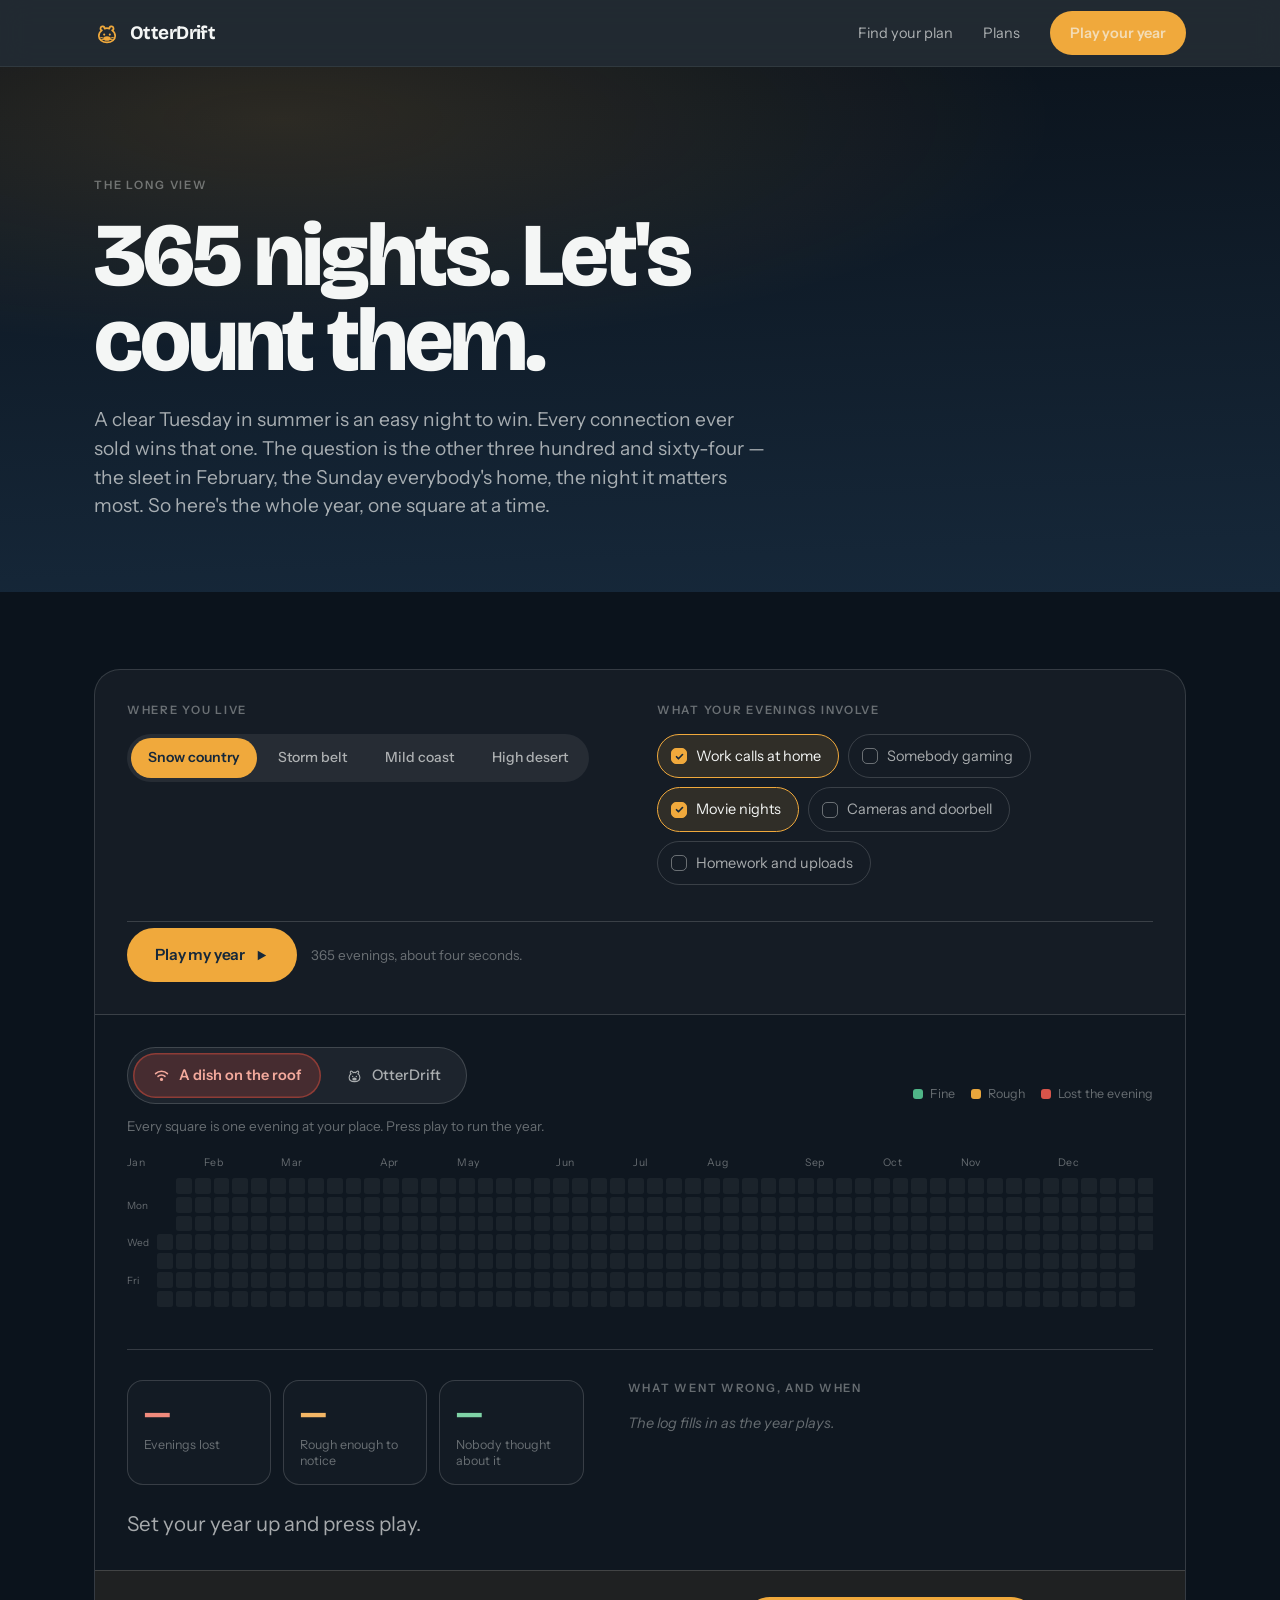
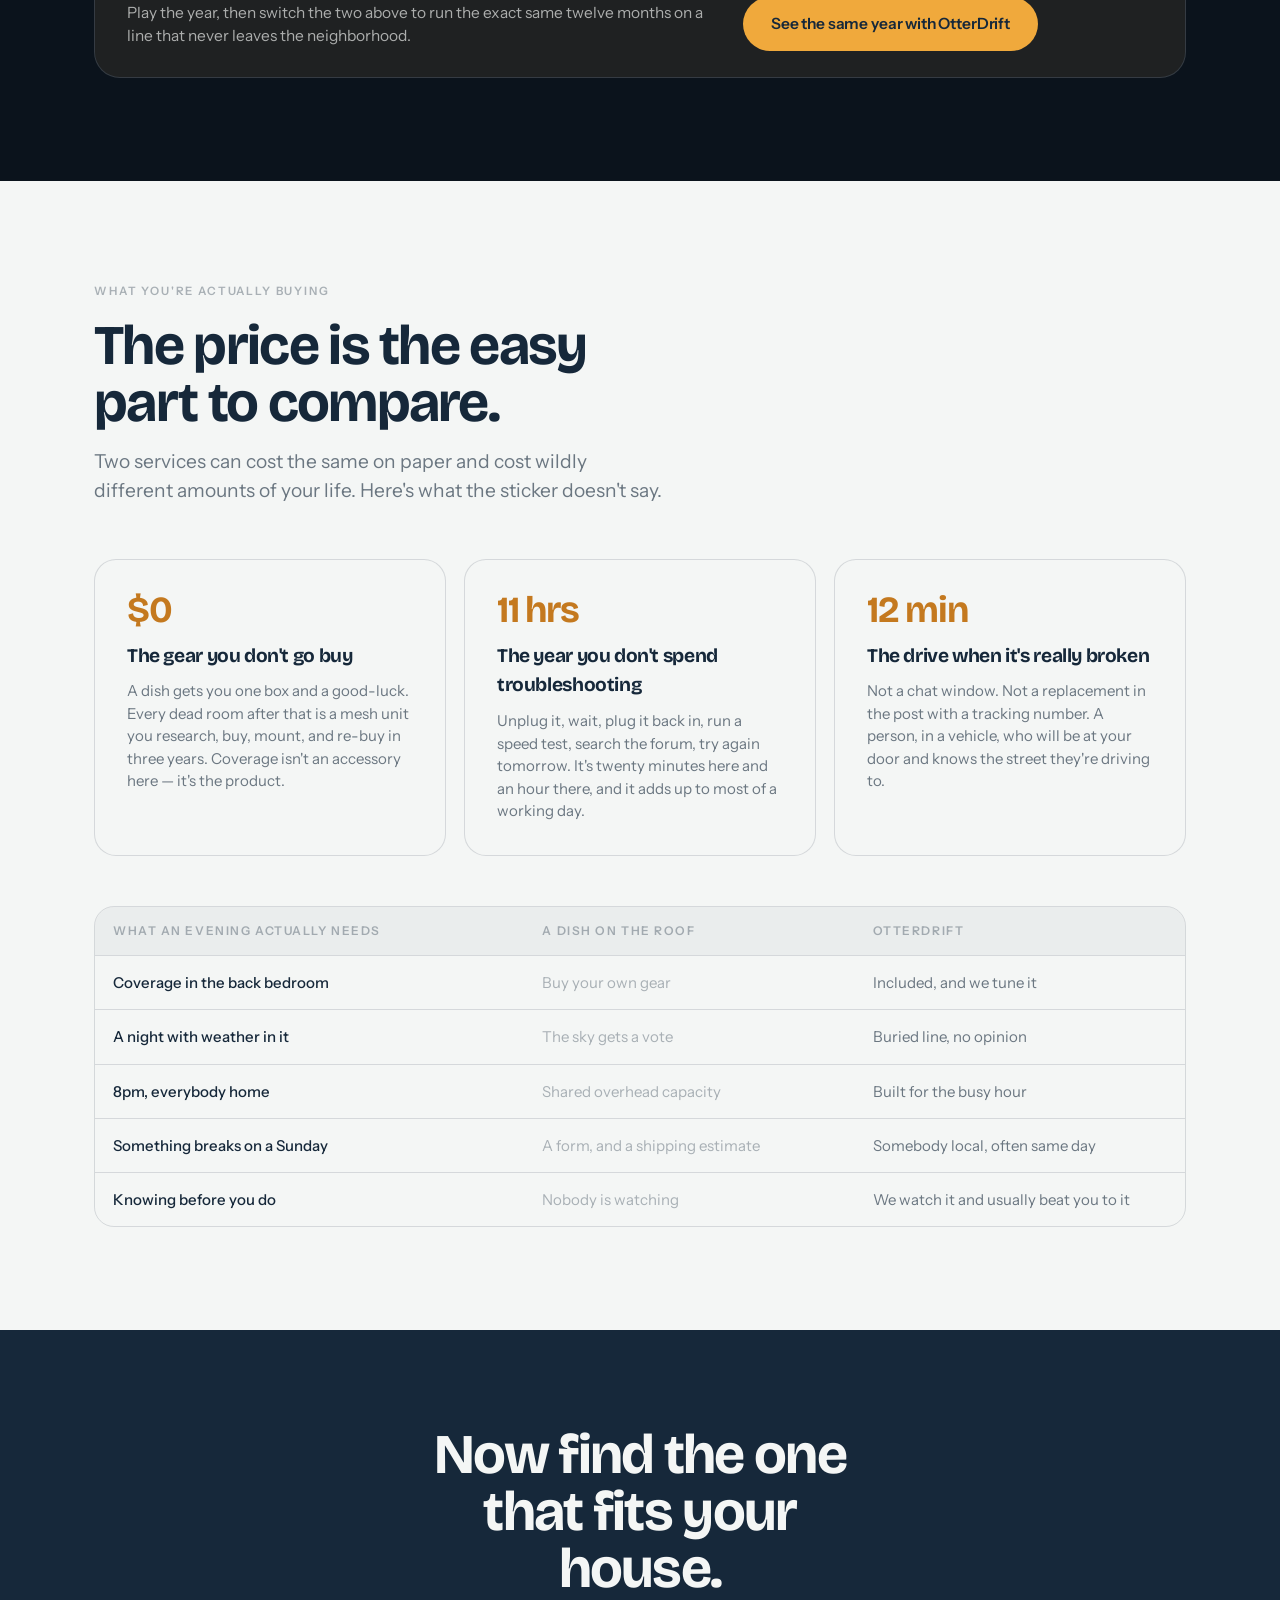
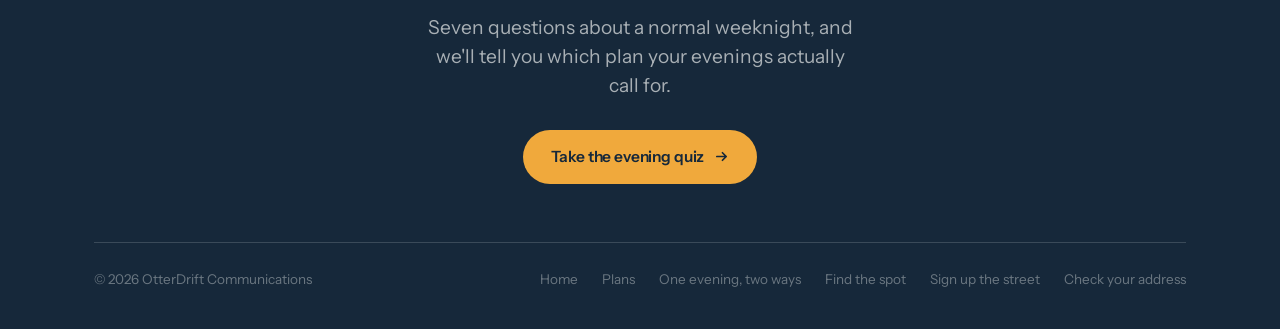
<file: v2.html>
<!DOCTYPE html>
<html lang="en">
<head>
<meta charset="UTF-8">
<meta name="viewport" content="width=device-width, initial-scale=1.0">

<title>365 nights. Let's count them. — OtterDrift</title>
<meta name="description" content="Anyone looks good on a clear night in July. Play out a whole year of evenings at your place and see how many a dish on the roof would have taken from you.">
<meta name="author" content="OtterDrift Communications">
<meta name="theme-color" content="#0B131C">
<meta name="color-scheme" content="dark light">
<link rel="canonical" href="https://otterdrift.vercel.app/v2">

<meta property="og:type" content="website">
<meta property="og:site_name" content="OtterDrift Communications">
<meta property="og:title" content="365 nights. Let's count them.">
<meta property="og:description" content="Play out a whole year of evenings at your place and count the ones a dish on the roof would have taken.">
<meta property="og:url" content="https://otterdrift.vercel.app/v2">
<meta property="og:image" content="https://otterdrift.vercel.app/assets/og-image.png">
<meta property="og:image:width" content="1200">
<meta property="og:image:height" content="630">
<meta property="og:locale" content="en_US">
<meta name="twitter:card" content="summary_large_image">
<meta name="twitter:title" content="365 nights. Let's count them.">
<meta name="twitter:description" content="A whole year of evenings, played out night by night.">
<meta name="twitter:image" content="https://otterdrift.vercel.app/assets/og-image.png">

<link rel="icon" href="/favicon.svg" type="image/svg+xml">
<link rel="icon" href="/favicon.ico" sizes="32x32">
<link rel="apple-touch-icon" href="/assets/apple-touch-icon.png">
<link rel="manifest" href="/site.webmanifest">

<link rel="preconnect" href="https://fonts.googleapis.com">
<link rel="preconnect" href="https://fonts.gstatic.com" crossorigin>
<link href="https://fonts.googleapis.com/css2?family=Bricolage+Grotesque:opsz,wght@12..96,400;12..96,600;12..96,700;12..96,800&family=Instrument+Sans:ital,wght@0,400;0,500;0,600;1,400&display=swap" rel="stylesheet">
<link rel="stylesheet" href="/assets/styles.css?v=2">
<link rel="stylesheet" href="/assets/v2.css?v=2">
</head>
<body>

<a href="#main" class="skip-link">Skip to content</a>

<!-- ══════════════ NAV ══════════════ -->
<header class="nav">
  <div class="shell nav-in">
    <a href="/" class="logo" aria-label="OtterDrift — home">
      <svg class="logo-mark" viewBox="0 0 26 26" fill="none" aria-hidden="true">
        <path d="M4.8 16C4.8 13.6 6 11.6 7.9 10.4A2.05 2.05 0 1 1 10.6 8.6C11.35 8.35 12.15 8.2 13 8.2C13.85 8.2 14.65 8.35 15.4 8.6A2.05 2.05 0 1 1 18.1 10.4C20 11.6 21.2 13.6 21.2 16C21.2 19.9 17.5 22.3 13 22.3C8.5 22.3 4.8 19.9 4.8 16Z" stroke="#F0A93C" stroke-width="1.7" stroke-linejoin="round"/>
        <circle cx="10.2" cy="14.6" r="1.05" fill="#F0A93C"/>
        <circle cx="15.8" cy="14.6" r="1.05" fill="#F0A93C"/>
        <ellipse cx="13" cy="18.5" rx="3.4" ry="2.3" fill="#F0A93C"/>
        <path d="M6.7 17.5 9.5 18.1M6.9 20 9.6 19.4M19.3 17.5 16.5 18.1M19.1 20 16.4 19.4" stroke="#F0A93C" stroke-width="1" stroke-linecap="round"/>
      </svg>
      <span class="logo-txt">OtterDrift</span>
    </a>
    <nav class="nav-links" aria-label="Primary">
      <a href="/#quiz">Find your plan</a>
      <a href="/#plans">Plans</a>
      <a href="#year" class="btn btn-sm">Play your year</a>
    </nav>
  </div>
</header>

<main id="main">

<!-- ══════════════ HERO ══════════════ -->
<section class="v2-hero">
  <div class="shell">
    <p class="eyebrow on-dark">The long view</p>
    <h1 class="d1">365 nights. Let's count them.</h1>
    <p class="lede">A clear Tuesday in summer is an easy night to win. Every connection ever sold wins that one. The question is the other three hundred and sixty-four — the sleet in February, the Sunday everybody's home, the night it matters most. So here's the whole year, one square at a time.</p>
  </div>
</section>

<!-- ══════════════ THE YEAR ══════════════ -->
<section class="year-sec" id="year">
  <div class="shell">
    <div class="year">

      <!-- setup -->
      <div class="year-set">
        <div>
          <span class="set-lab" id="regLab">Where you live</span>
          <div class="seg" role="group" aria-labelledby="regLab" id="regions"></div>
        </div>
        <div>
          <span class="set-lab" id="actLab">What your evenings involve</span>
          <div class="chips" role="group" aria-labelledby="actLab" id="acts"></div>
        </div>
        <div class="year-run">
          <button class="btn" id="play">Play my year
            <svg width="15" height="15" viewBox="0 0 16 16" fill="none" aria-hidden="true"><path d="M4 3l9 5-9 5V3Z" fill="currentColor"/></svg>
          </button>
          <span class="run-note" id="runNote">365 evenings, about four seconds.</span>
        </div>
      </div>

      <!-- grid -->
      <div class="year-body">
        <div class="year-top">
          <div class="view-switch" role="group" aria-label="Which service to show">
            <button class="view-b on" data-view="dish" aria-pressed="true">
              <svg viewBox="0 0 18 18" fill="none" aria-hidden="true">
                <circle cx="9" cy="13.2" r="1.7" fill="currentColor"/>
                <path d="M5.3 9.9a5.2 5.2 0 0 1 7.4 0M2.7 7a8.9 8.9 0 0 1 12.6 0" stroke="currentColor" stroke-width="1.6" stroke-linecap="round"/>
              </svg>
              A dish on the roof
            </button>
            <button class="view-b" data-view="ours" aria-pressed="false">
              <svg viewBox="0 0 26 26" fill="none" aria-hidden="true">
                <path d="M4.8 16C4.8 13.6 6 11.6 7.9 10.4A2.05 2.05 0 1 1 10.6 8.6C11.35 8.35 12.15 8.2 13 8.2C13.85 8.2 14.65 8.35 15.4 8.6A2.05 2.05 0 1 1 18.1 10.4C20 11.6 21.2 13.6 21.2 16C21.2 19.9 17.5 22.3 13 22.3C8.5 22.3 4.8 19.9 4.8 16Z" stroke="currentColor" stroke-width="1.7" stroke-linejoin="round"/>
                <circle cx="10.2" cy="14.6" r="1.05" fill="currentColor"/>
                <circle cx="15.8" cy="14.6" r="1.05" fill="currentColor"/>
                <ellipse cx="13" cy="18.5" rx="3.4" ry="2.3" fill="currentColor"/>
              </svg>
              OtterDrift
            </button>
          </div>
          <div class="legend" aria-hidden="true">
            <span><i class="sw-clean"></i> Fine</span>
            <span><i class="sw-rough"></i> Rough</span>
            <span><i class="sw-lost"></i> Lost the evening</span>
          </div>
        </div>
        <p class="year-sub" id="gridSub">Every square is one evening at your place. Press play to run the year.</p>

        <div class="grid-scroll">
          <div class="grid-inner">
            <div class="yr-months" id="months" aria-hidden="true"></div>
            <div class="yr-rows">
              <div class="yr-days" aria-hidden="true">
                <span></span><span>Mon</span><span></span><span>Wed</span><span></span><span>Fri</span><span></span>
              </div>
              <div class="yr-grid" id="grid" role="img" aria-labelledby="gridA11y"></div>
            </div>
          </div>
        </div>
        <p class="sr-only" id="gridA11y" aria-live="polite">Press play to run a year of evenings.</p>

        <!-- tallies + log -->
        <div class="year-out">
          <div>
            <div class="tallies">
              <div class="tally lost"><b id="tLost">—</b><span>Evenings lost</span></div>
              <div class="tally rough"><b id="tRough">—</b><span>Rough enough to notice</span></div>
              <div class="tally clean"><b id="tClean">—</b><span>Nobody thought about it</span></div>
            </div>
            <p class="verdict-line" id="verdict">Set your year up and press play.</p>
          </div>
          <div>
            <p class="log-head" id="logHead">What went wrong, and when</p>
            <ul class="log" id="log"></ul>
            <p class="log-empty" id="logEmpty">The log fills in as the year plays.</p>
          </div>
        </div>
      </div>

      <!-- the flip -->
      <div class="flip">
        <p id="flipText">Play the year, then switch the two above to run the exact same twelve months on a line that never leaves the neighborhood.</p>
        <button class="btn" id="flip">See the same year with OtterDrift</button>
      </div>
    </div>
  </div>
</section>

<!-- ══════════════ VALUE ══════════════ -->
<section class="worth">
  <div class="shell">
    <div class="worth-head">
      <p class="eyebrow">What you're actually buying</p>
      <h2 class="d2">The price is the easy part to compare.</h2>
      <p class="lede">Two services can cost the same on paper and cost wildly different amounts of your life. Here's what the sticker doesn't say.</p>
    </div>

    <div class="worth-grid">
      <div class="worth-card">
        <span class="num">$0</span>
        <h3>The gear you don't go buy</h3>
        <p>A dish gets you one box and a good-luck. Every dead room after that is a mesh unit you research, buy, mount, and re-buy in three years. Coverage isn't an accessory here — it's the product.</p>
      </div>
      <div class="worth-card">
        <span class="num">11 hrs</span>
        <h3>The year you don't spend troubleshooting</h3>
        <p>Unplug it, wait, plug it back in, run a speed test, search the forum, try again tomorrow. It's twenty minutes here and an hour there, and it adds up to most of a working day.</p>
      </div>
      <div class="worth-card">
        <span class="num">12 min</span>
        <h3>The drive when it's really broken</h3>
        <p>Not a chat window. Not a replacement in the post with a tracking number. A person, in a vehicle, who will be at your door and knows the street they're driving to.</p>
      </div>
    </div>

    <div class="split">
      <div class="split-row head">
        <div>What an evening actually needs</div>
        <div>A dish on the roof</div>
        <div>OtterDrift</div>
      </div>
      <div class="split-row">
        <div class="what">Coverage in the back bedroom</div>
        <div class="no">Buy your own gear</div>
        <div class="yes">Included, and we tune it</div>
      </div>
      <div class="split-row">
        <div class="what">A night with weather in it</div>
        <div class="no">The sky gets a vote</div>
        <div class="yes">Buried line, no opinion</div>
      </div>
      <div class="split-row">
        <div class="what">8pm, everybody home</div>
        <div class="no">Shared overhead capacity</div>
        <div class="yes">Built for the busy hour</div>
      </div>
      <div class="split-row">
        <div class="what">Something breaks on a Sunday</div>
        <div class="no">A form, and a shipping estimate</div>
        <div class="yes">Somebody local, often same day</div>
      </div>
      <div class="split-row">
        <div class="what">Knowing before you do</div>
        <div class="no">Nobody is watching</div>
        <div class="yes">We watch it and usually beat you to it</div>
      </div>
    </div>
  </div>
</section>

<!-- ══════════════ CLOSE ══════════════ -->
<footer class="v2-close">
  <div class="shell">
    <div class="v2-close-in">
      <h2 class="d2">Now find the one that fits your house.</h2>
      <p class="lede on-dark">Seven questions about a normal weeknight, and we'll tell you which plan your evenings actually call for.</p>
      <a href="/#quiz" class="btn">Take the evening quiz
        <svg width="15" height="15" viewBox="0 0 16 16" fill="none" aria-hidden="true"><path d="M3 8h10M9 4l4 4-4 4" stroke="currentColor" stroke-width="1.8" stroke-linecap="round" stroke-linejoin="round"/></svg>
      </a>
    </div>
    <div class="foot-bar">
      <span>© 2026 OtterDrift Communications</span>
      <nav aria-label="Footer">
        <a href="/">Home</a>
        <a href="/#plans">Plans</a>
        <a href="/#compare">One evening, two ways</a>
        <a href="/v3">Find the spot</a>
        <a href="/v4">Sign up the street</a>
        <a href="/#signup">Check your address</a>
      </nav>
    </div>
  </div>
</footer>

</main>

<script src="/assets/v2.js?v=2" defer></script>
</body>
</html>
</file>
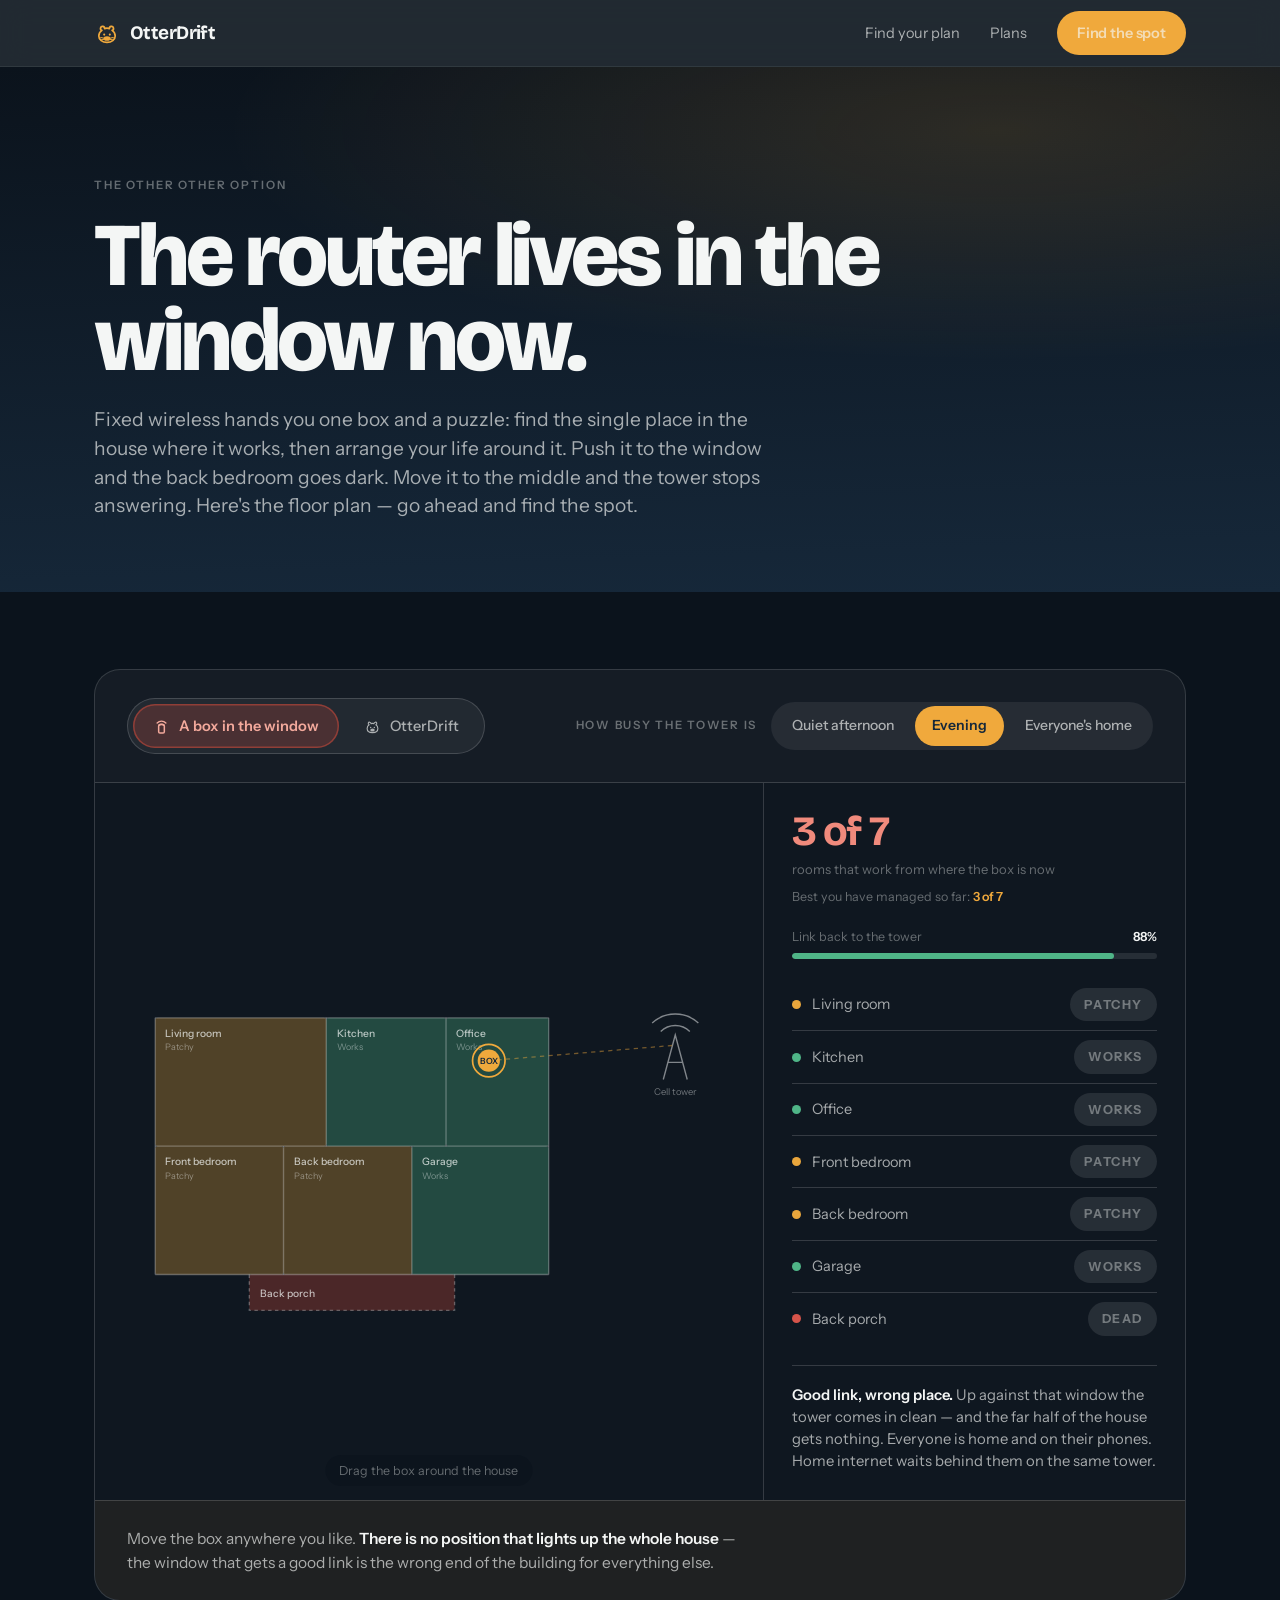
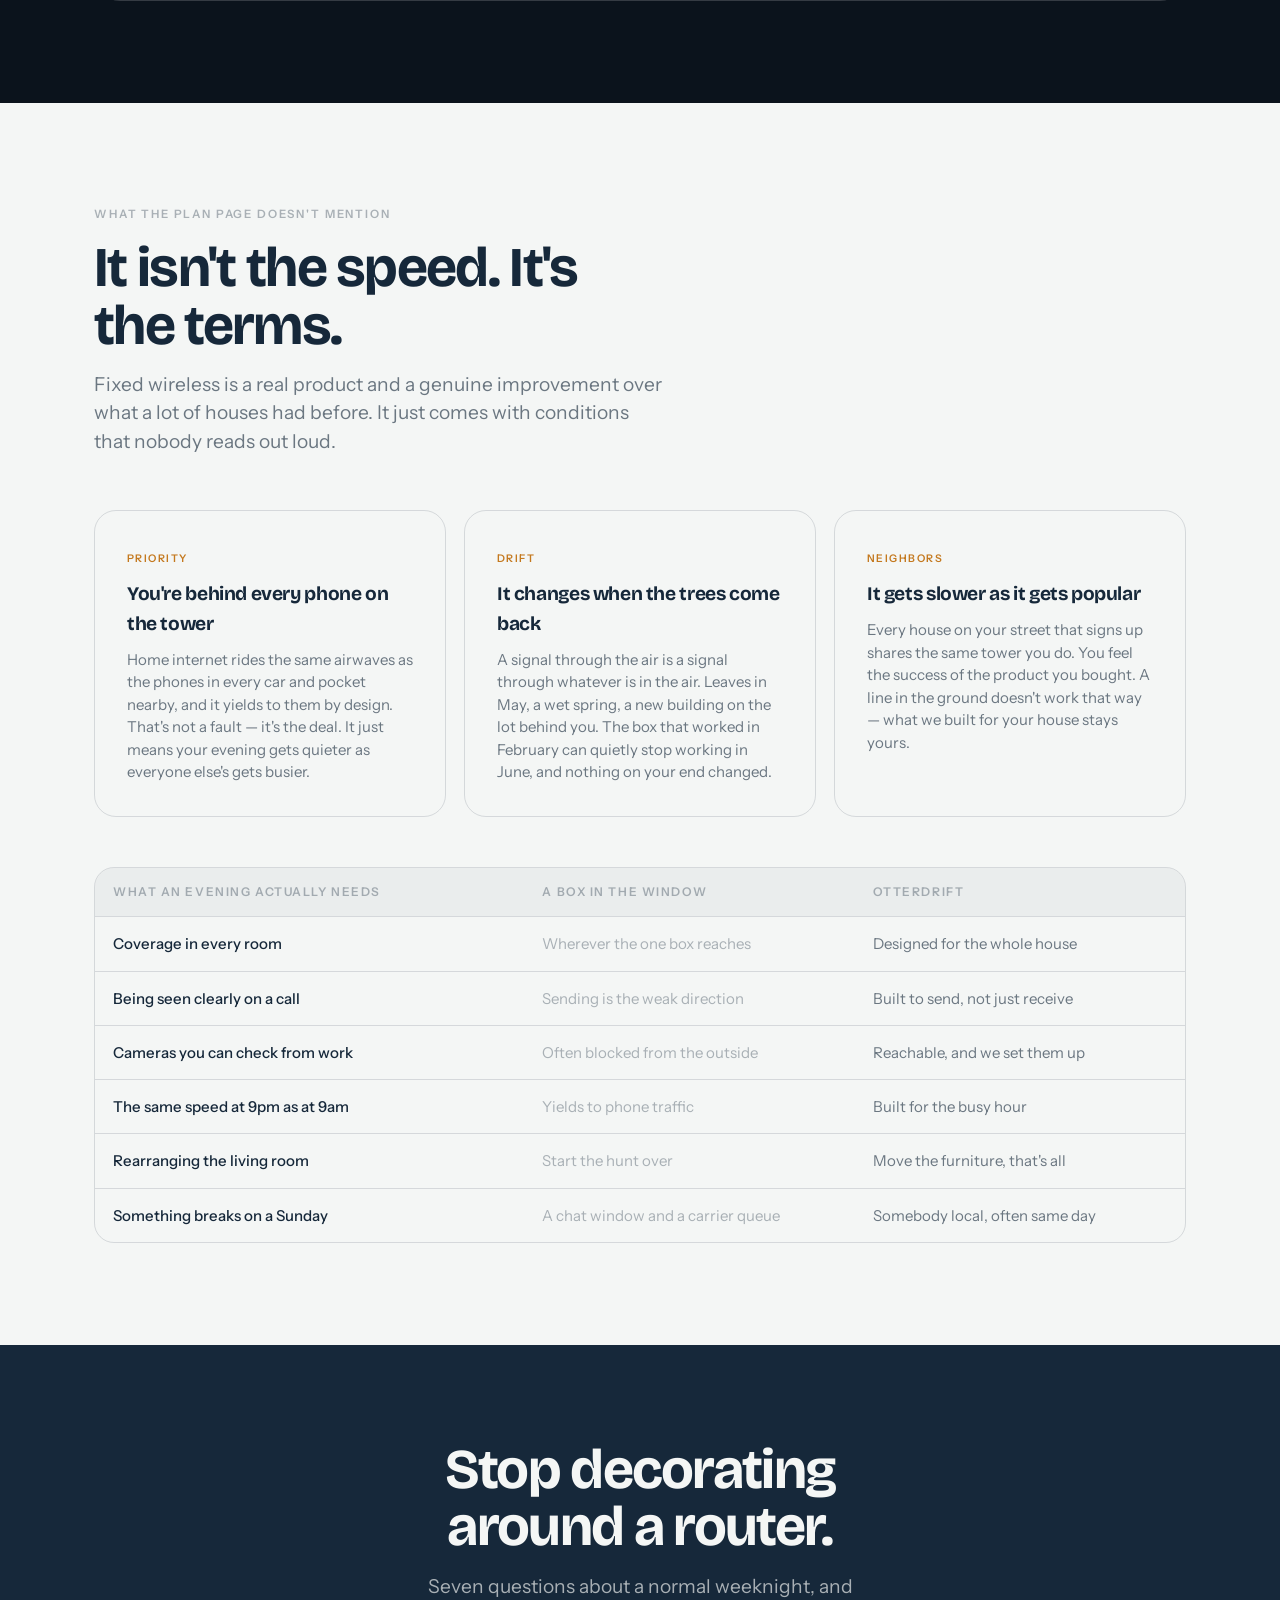
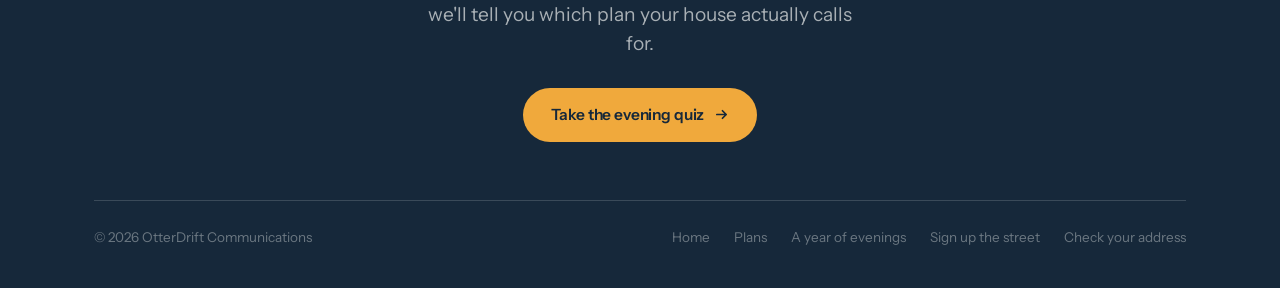
<file: v3.html>
<!DOCTYPE html>
<html lang="en">
<head>
<meta charset="UTF-8">
<meta name="viewport" content="width=device-width, initial-scale=1.0">

<title>Find the spot. — OtterDrift</title>
<meta name="description" content="Fixed wireless gives you one box and asks you to find the place in the house where it works. Drag it around the floor plan and see how far that gets you.">
<meta name="author" content="OtterDrift Communications">
<meta name="theme-color" content="#0B131C">
<meta name="color-scheme" content="dark light">
<link rel="canonical" href="https://otterdrift.vercel.app/v3">

<meta property="og:type" content="website">
<meta property="og:site_name" content="OtterDrift Communications">
<meta property="og:title" content="Find the spot.">
<meta property="og:description" content="Fixed wireless hands you one box and a puzzle. Drag it around the floor plan and see how many rooms you can actually light up.">
<meta property="og:url" content="https://otterdrift.vercel.app/v3">
<meta property="og:image" content="https://otterdrift.vercel.app/assets/og-image.png">
<meta property="og:image:width" content="1200">
<meta property="og:image:height" content="630">
<meta property="og:locale" content="en_US">
<meta name="twitter:card" content="summary_large_image">
<meta name="twitter:title" content="Find the spot.">
<meta name="twitter:description" content="Fixed wireless hands you one box and a puzzle. See how many rooms you can light up.">
<meta name="twitter:image" content="https://otterdrift.vercel.app/assets/og-image.png">

<link rel="icon" href="/favicon.svg" type="image/svg+xml">
<link rel="icon" href="/favicon.ico" sizes="32x32">
<link rel="apple-touch-icon" href="/assets/apple-touch-icon.png">
<link rel="manifest" href="/site.webmanifest">

<link rel="preconnect" href="https://fonts.googleapis.com">
<link rel="preconnect" href="https://fonts.gstatic.com" crossorigin>
<link href="https://fonts.googleapis.com/css2?family=Bricolage+Grotesque:opsz,wght@12..96,400;12..96,600;12..96,700;12..96,800&family=Instrument+Sans:ital,wght@0,400;0,500;0,600;1,400&display=swap" rel="stylesheet">
<link rel="stylesheet" href="/assets/styles.css?v=2">
<link rel="stylesheet" href="/assets/v3.css?v=2">
</head>
<body>

<a href="#main" class="skip-link">Skip to content</a>

<!-- ══════════════ NAV ══════════════ -->
<header class="nav">
  <div class="shell nav-in">
    <a href="/" class="logo" aria-label="OtterDrift — home">
      <svg class="logo-mark" viewBox="0 0 26 26" fill="none" aria-hidden="true">
        <path d="M4.8 16C4.8 13.6 6 11.6 7.9 10.4A2.05 2.05 0 1 1 10.6 8.6C11.35 8.35 12.15 8.2 13 8.2C13.85 8.2 14.65 8.35 15.4 8.6A2.05 2.05 0 1 1 18.1 10.4C20 11.6 21.2 13.6 21.2 16C21.2 19.9 17.5 22.3 13 22.3C8.5 22.3 4.8 19.9 4.8 16Z" stroke="#F0A93C" stroke-width="1.7" stroke-linejoin="round"/>
        <circle cx="10.2" cy="14.6" r="1.05" fill="#F0A93C"/>
        <circle cx="15.8" cy="14.6" r="1.05" fill="#F0A93C"/>
        <ellipse cx="13" cy="18.5" rx="3.4" ry="2.3" fill="#F0A93C"/>
        <path d="M6.7 17.5 9.5 18.1M6.9 20 9.6 19.4M19.3 17.5 16.5 18.1M19.1 20 16.4 19.4" stroke="#F0A93C" stroke-width="1" stroke-linecap="round"/>
      </svg>
      <span class="logo-txt">OtterDrift</span>
    </a>
    <nav class="nav-links" aria-label="Primary">
      <a href="/#quiz">Find your plan</a>
      <a href="/#plans">Plans</a>
      <a href="#spot" class="btn btn-sm">Find the spot</a>
    </nav>
  </div>
</header>

<main id="main">

<!-- ══════════════ HERO ══════════════ -->
<section class="v3-hero">
  <div class="shell">
    <p class="eyebrow on-dark">The other other option</p>
    <h1 class="d1">The router lives in the window now.</h1>
    <p class="lede">Fixed wireless hands you one box and a puzzle: find the single place in the house where it works, then arrange your life around it. Push it to the window and the back bedroom goes dark. Move it to the middle and the tower stops answering. Here's the floor plan — go ahead and find the spot.</p>
  </div>
</section>

<!-- ══════════════ THE SPOT ══════════════ -->
<section class="spot-sec" id="spot">
  <div class="shell">
    <div class="spot">

      <div class="spot-head">
        <div class="view-switch" role="group" aria-label="Which service to show">
          <button class="view-b on" data-view="fwa" aria-pressed="true">
            <svg viewBox="0 0 18 18" fill="none" aria-hidden="true">
              <rect x="6" y="7" width="6" height="9" rx="1.4" stroke="currentColor" stroke-width="1.6"/>
              <path d="M4.4 5.2a6.5 6.5 0 0 1 9.2 0M6.8 7.6a3.1 3.1 0 0 1 4.4 0" stroke="currentColor" stroke-width="1.5" stroke-linecap="round"/>
            </svg>
            A box in the window
          </button>
          <button class="view-b" data-view="ours" aria-pressed="false">
            <svg viewBox="0 0 26 26" fill="none" aria-hidden="true">
              <path d="M4.8 16C4.8 13.6 6 11.6 7.9 10.4A2.05 2.05 0 1 1 10.6 8.6C11.35 8.35 12.15 8.2 13 8.2C13.85 8.2 14.65 8.35 15.4 8.6A2.05 2.05 0 1 1 18.1 10.4C20 11.6 21.2 13.6 21.2 16C21.2 19.9 17.5 22.3 13 22.3C8.5 22.3 4.8 19.9 4.8 16Z" stroke="currentColor" stroke-width="1.7" stroke-linejoin="round"/>
              <circle cx="10.2" cy="14.6" r="1.05" fill="currentColor"/>
              <circle cx="15.8" cy="14.6" r="1.05" fill="currentColor"/>
              <ellipse cx="13" cy="18.5" rx="3.4" ry="2.3" fill="currentColor"/>
            </svg>
            OtterDrift
          </button>
        </div>
        <div class="load-ctl">
          <span class="load-lab" id="loadLab">How busy the tower is</span>
          <div class="seg" role="group" aria-labelledby="loadLab" id="loads"></div>
        </div>
      </div>

      <div class="spot-body">
        <div class="plan-wrap">
          <svg class="plan-svg" id="plan" viewBox="0 0 720 430" role="img" aria-labelledby="spotA11y"></svg>
          <p class="drag-hint" id="dragHint">Drag the box around the house</p>
        </div>

        <div class="readout">
          <p class="score" id="score">—</p>
          <p class="score-sub" id="scoreSub">rooms that work from where the box is now</p>
          <p class="best" id="best"></p>

          <div class="link-bar">
            <div class="link-top"><span>Link back to the tower</span><b id="linkVal">—</b></div>
            <div class="link-track"><div class="link-fill" id="linkFill" style="width:0"></div></div>
          </div>

          <ul class="rooms" id="roomList"></ul>
          <p class="spot-why" id="spotWhy"></p>
        </div>
      </div>

      <p class="sr-only" id="spotA11y" aria-live="polite">Floor plan showing which rooms have usable signal.</p>

      <div class="spot-foot">
        <p id="spotFootText"></p>
      </div>
    </div>
  </div>
</section>

<!-- ══════════════ VALUE ══════════════ -->
<section class="worth">
  <div class="shell">
    <div class="worth-head">
      <p class="eyebrow">What the plan page doesn't mention</p>
      <h2 class="d2">It isn't the speed. It's the terms.</h2>
      <p class="lede">Fixed wireless is a real product and a genuine improvement over what a lot of houses had before. It just comes with conditions that nobody reads out loud.</p>
    </div>

    <div class="worth-grid">
      <div class="worth-card">
        <span class="tag">Priority</span>
        <h3>You're behind every phone on the tower</h3>
        <p>Home internet rides the same airwaves as the phones in every car and pocket nearby, and it yields to them by design. That's not a fault — it's the deal. It just means your evening gets quieter as everyone else's gets busier.</p>
      </div>
      <div class="worth-card">
        <span class="tag">Drift</span>
        <h3>It changes when the trees come back</h3>
        <p>A signal through the air is a signal through whatever is in the air. Leaves in May, a wet spring, a new building on the lot behind you. The box that worked in February can quietly stop working in June, and nothing on your end changed.</p>
      </div>
      <div class="worth-card">
        <span class="tag">Neighbors</span>
        <h3>It gets slower as it gets popular</h3>
        <p>Every house on your street that signs up shares the same tower you do. You feel the success of the product you bought. A line in the ground doesn't work that way — what we built for your house stays yours.</p>
      </div>
    </div>

    <div class="split">
      <div class="split-row head">
        <div>What an evening actually needs</div>
        <div>A box in the window</div>
        <div>OtterDrift</div>
      </div>
      <div class="split-row">
        <div class="what">Coverage in every room</div>
        <div class="no">Wherever the one box reaches</div>
        <div class="yes">Designed for the whole house</div>
      </div>
      <div class="split-row">
        <div class="what">Being seen clearly on a call</div>
        <div class="no">Sending is the weak direction</div>
        <div class="yes">Built to send, not just receive</div>
      </div>
      <div class="split-row">
        <div class="what">Cameras you can check from work</div>
        <div class="no">Often blocked from the outside</div>
        <div class="yes">Reachable, and we set them up</div>
      </div>
      <div class="split-row">
        <div class="what">The same speed at 9pm as at 9am</div>
        <div class="no">Yields to phone traffic</div>
        <div class="yes">Built for the busy hour</div>
      </div>
      <div class="split-row">
        <div class="what">Rearranging the living room</div>
        <div class="no">Start the hunt over</div>
        <div class="yes">Move the furniture, that's all</div>
      </div>
      <div class="split-row">
        <div class="what">Something breaks on a Sunday</div>
        <div class="no">A chat window and a carrier queue</div>
        <div class="yes">Somebody local, often same day</div>
      </div>
    </div>
  </div>
</section>

<!-- ══════════════ CLOSE ══════════════ -->
<footer class="v3-close">
  <div class="shell">
    <div class="v3-close-in">
      <h2 class="d2">Stop decorating around a router.</h2>
      <p class="lede on-dark">Seven questions about a normal weeknight, and we'll tell you which plan your house actually calls for.</p>
      <a href="/#quiz" class="btn">Take the evening quiz
        <svg width="15" height="15" viewBox="0 0 16 16" fill="none" aria-hidden="true"><path d="M3 8h10M9 4l4 4-4 4" stroke="currentColor" stroke-width="1.8" stroke-linecap="round" stroke-linejoin="round"/></svg>
      </a>
    </div>
    <div class="foot-bar">
      <span>© 2026 OtterDrift Communications</span>
      <nav aria-label="Footer">
        <a href="/">Home</a>
        <a href="/#plans">Plans</a>
        <a href="/v2">A year of evenings</a>
        <a href="/v4">Sign up the street</a>
        <a href="/#signup">Check your address</a>
      </nav>
    </div>
  </div>
</footer>

</main>

<script src="/assets/v3.js?v=2" defer></script>
</body>
</html>
</file>
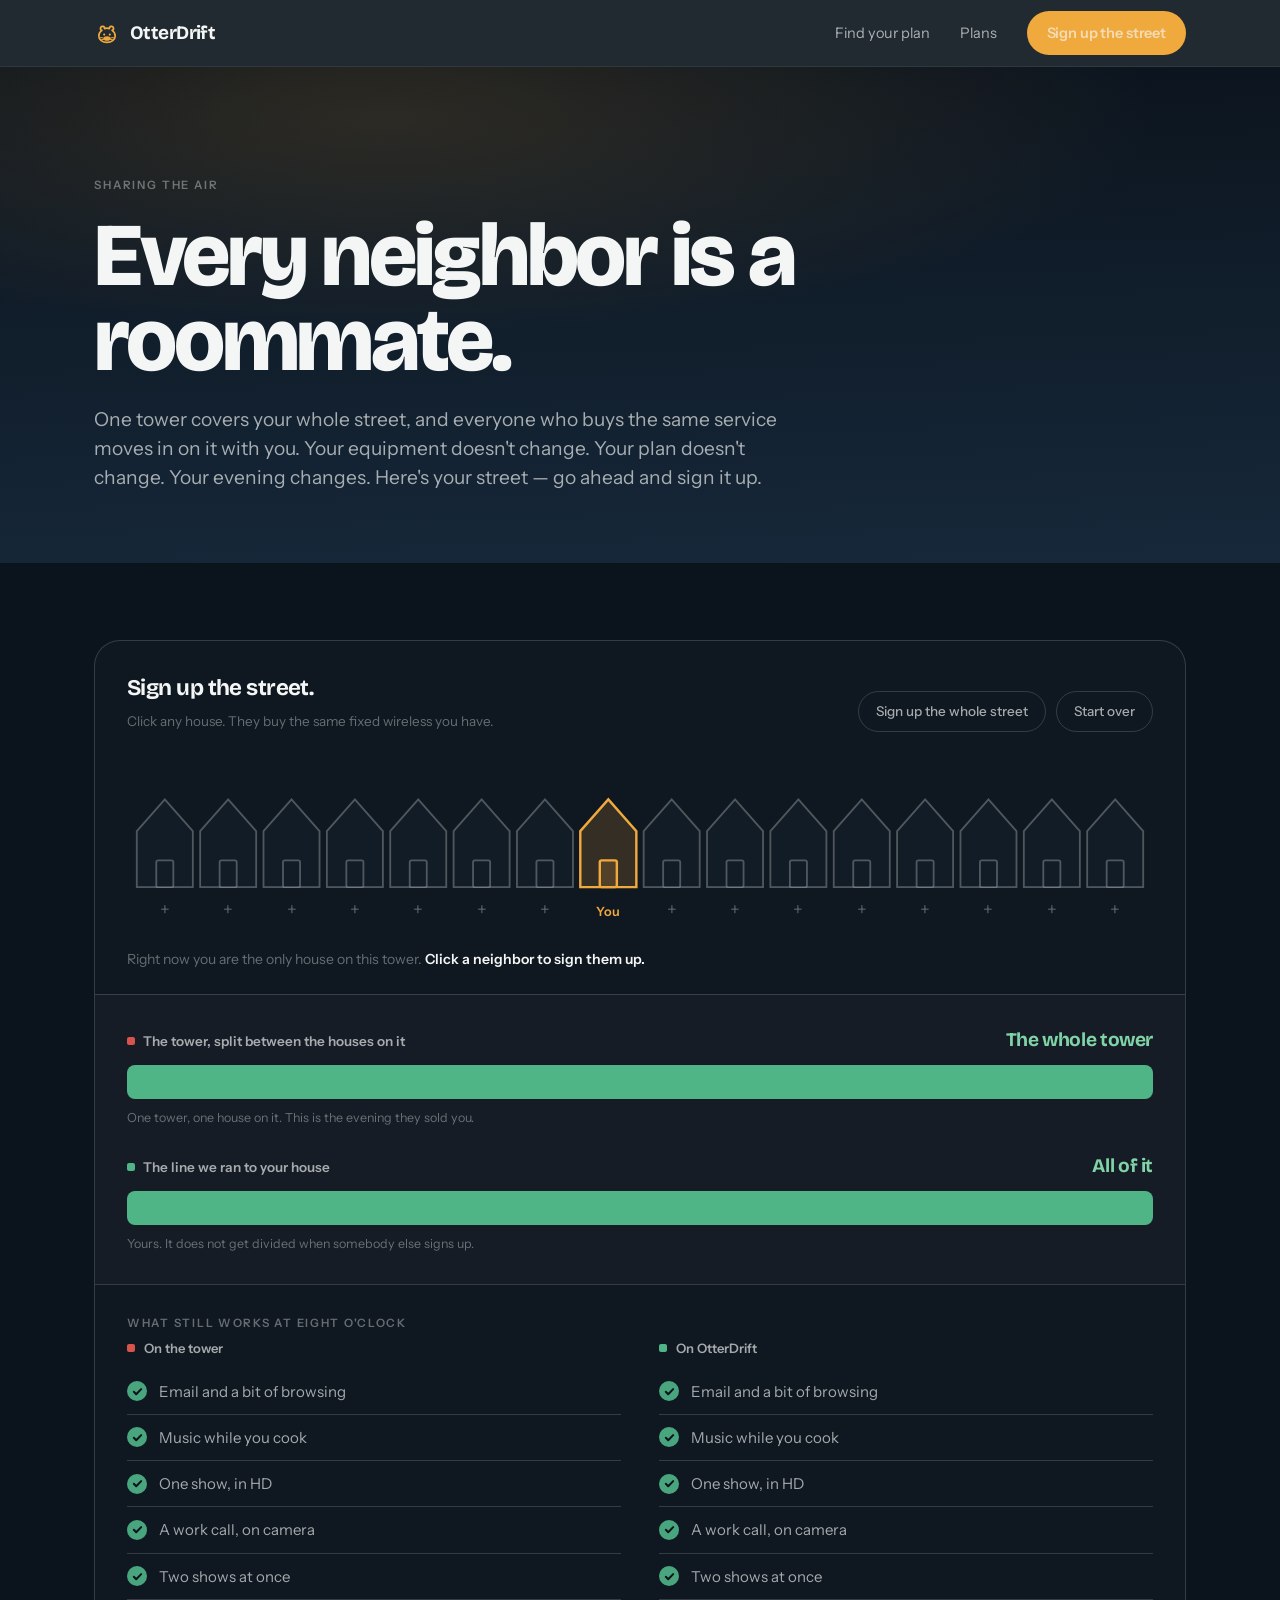
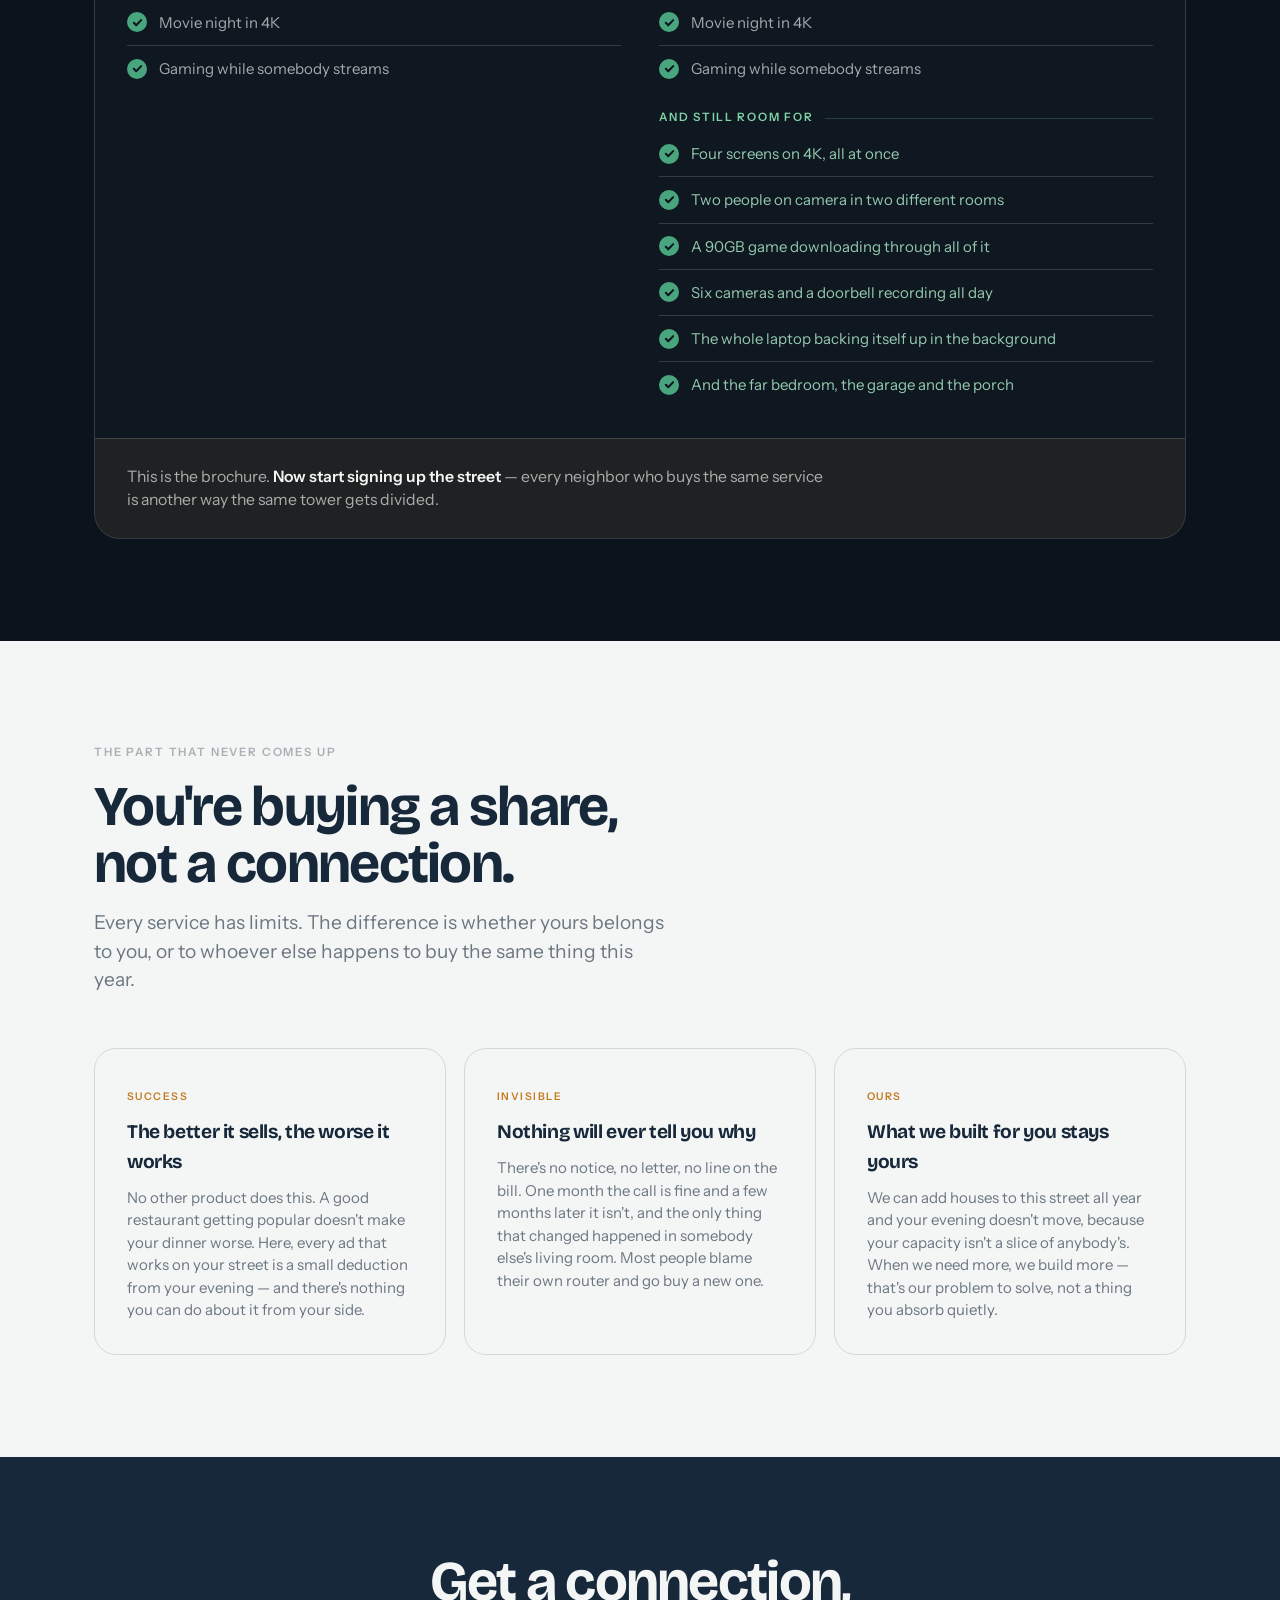
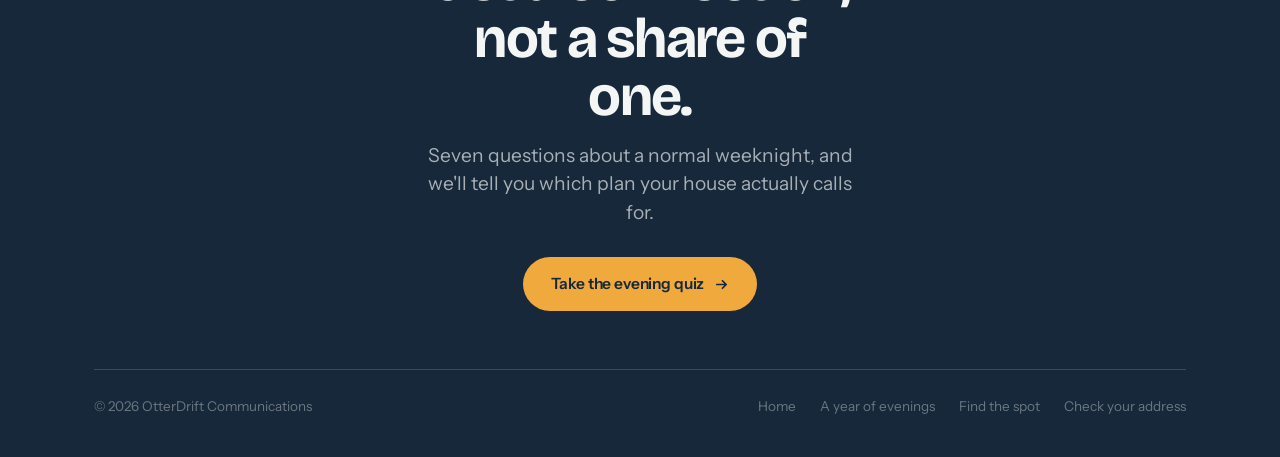
<file: v4.html>
<!DOCTYPE html>
<html lang="en">
<head>
<meta charset="UTF-8">
<meta name="viewport" content="width=device-width, initial-scale=1.0">

<title>Every neighbor is a roommate. — OtterDrift</title>
<meta name="description" content="Fixed wireless splits one tower between every house that buys it. Sign up the street one house at a time and watch your own evening get worse.">
<meta name="author" content="OtterDrift Communications">
<meta name="theme-color" content="#0B131C">
<meta name="color-scheme" content="dark light">
<link rel="canonical" href="https://otterdrift.vercel.app/v4">

<meta property="og:type" content="website">
<meta property="og:site_name" content="OtterDrift Communications">
<meta property="og:title" content="Every neighbor is a roommate.">
<meta property="og:description" content="Sign up the street one house at a time and watch your own evening get worse. You won't have changed a thing.">
<meta property="og:url" content="https://otterdrift.vercel.app/v4">
<meta property="og:image" content="https://otterdrift.vercel.app/assets/og-image.png">
<meta property="og:image:width" content="1200">
<meta property="og:image:height" content="630">
<meta property="og:locale" content="en_US">
<meta name="twitter:card" content="summary_large_image">
<meta name="twitter:title" content="Every neighbor is a roommate.">
<meta name="twitter:description" content="Sign up the street and watch your own evening get worse.">
<meta name="twitter:image" content="https://otterdrift.vercel.app/assets/og-image.png">

<link rel="icon" href="/favicon.svg" type="image/svg+xml">
<link rel="icon" href="/favicon.ico" sizes="32x32">
<link rel="apple-touch-icon" href="/assets/apple-touch-icon.png">
<link rel="manifest" href="/site.webmanifest">

<link rel="preconnect" href="https://fonts.googleapis.com">
<link rel="preconnect" href="https://fonts.gstatic.com" crossorigin>
<link href="https://fonts.googleapis.com/css2?family=Bricolage+Grotesque:opsz,wght@12..96,400;12..96,600;12..96,700;12..96,800&family=Instrument+Sans:ital,wght@0,400;0,500;0,600;1,400&display=swap" rel="stylesheet">
<link rel="stylesheet" href="/assets/styles.css?v=2">
<link rel="stylesheet" href="/assets/v4.css?v=2">
</head>
<body>

<a href="#main" class="skip-link">Skip to content</a>

<!-- ══════════════ NAV ══════════════ -->
<header class="nav">
  <div class="shell nav-in">
    <a href="/" class="logo" aria-label="OtterDrift — home">
      <svg class="logo-mark" viewBox="0 0 26 26" fill="none" aria-hidden="true">
        <path d="M4.8 16C4.8 13.6 6 11.6 7.9 10.4A2.05 2.05 0 1 1 10.6 8.6C11.35 8.35 12.15 8.2 13 8.2C13.85 8.2 14.65 8.35 15.4 8.6A2.05 2.05 0 1 1 18.1 10.4C20 11.6 21.2 13.6 21.2 16C21.2 19.9 17.5 22.3 13 22.3C8.5 22.3 4.8 19.9 4.8 16Z" stroke="#F0A93C" stroke-width="1.7" stroke-linejoin="round"/>
        <circle cx="10.2" cy="14.6" r="1.05" fill="#F0A93C"/>
        <circle cx="15.8" cy="14.6" r="1.05" fill="#F0A93C"/>
        <ellipse cx="13" cy="18.5" rx="3.4" ry="2.3" fill="#F0A93C"/>
        <path d="M6.7 17.5 9.5 18.1M6.9 20 9.6 19.4M19.3 17.5 16.5 18.1M19.1 20 16.4 19.4" stroke="#F0A93C" stroke-width="1" stroke-linecap="round"/>
      </svg>
      <span class="logo-txt">OtterDrift</span>
    </a>
    <nav class="nav-links" aria-label="Primary">
      <a href="/#quiz">Find your plan</a>
      <a href="/#plans">Plans</a>
      <a href="#street" class="btn btn-sm">Sign up the street</a>
    </nav>
  </div>
</header>

<main id="main">

<!-- ══════════════ HERO ══════════════ -->
<section class="v4-hero">
  <div class="shell">
    <p class="eyebrow on-dark">Sharing the air</p>
    <h1 class="d1">Every neighbor is a roommate.</h1>
    <p class="lede">One tower covers your whole street, and everyone who buys the same service moves in on it with you. Your equipment doesn't change. Your plan doesn't change. Your evening changes. Here's your street — go ahead and sign it up.</p>
  </div>
</section>

<!-- ══════════════ THE STREET ══════════════ -->
<section class="street-sec" id="street">
  <div class="shell">
    <div class="street">

      <div class="street-top">
        <div>
          <p class="street-title">Sign up the street.</p>
          <p class="street-sub">Click any house. They buy the same fixed wireless you have.</p>
        </div>
        <div class="street-acts">
          <button class="mini" id="signAll">Sign up the whole street</button>
          <button class="mini" id="reset">Start over</button>
        </div>
      </div>

      <div class="row-scroll">
        <div class="row-inner">
          <svg class="street-svg" id="streetSvg" role="img" aria-labelledby="streetA11y"></svg>
        </div>
      </div>
      <p class="count-line" id="countLine"></p>
      <p class="sr-only" id="streetA11y" aria-live="polite"></p>

      <div class="bars">
        <div class="bar-block">
          <div class="bar-head">
            <span class="bar-name"><i class="ic them"></i>The tower, split between the houses on it</span>
            <span class="bar-val them" id="themVal">—</span>
          </div>
          <div class="slices" id="slices"></div>
          <p class="bar-note" id="themNote"></p>
        </div>

        <div class="bar-block">
          <div class="bar-head">
            <span class="bar-name"><i class="ic us"></i>The line we ran to your house</span>
            <span class="bar-val us" id="usVal">All of it</span>
          </div>
          <div class="bar-solid"></div>
          <p class="bar-note">Yours. It does not get divided when somebody else signs up.</p>
        </div>
      </div>

      <div class="works">
        <p class="works-head">What still works at eight o'clock</p>
        <div>
          <p class="wk-col"><i class="ic them"></i>On the tower</p>
          <ul class="wk" id="worksList"></ul>
        </div>
        <div>
          <p class="wk-col"><i class="ic us"></i>On OtterDrift</p>
          <div id="worksUsWrap"></div>
        </div>
      </div>

      <div class="punch">
        <p id="punchText"></p>
      </div>
    </div>
  </div>
</section>

<!-- ══════════════ VALUE ══════════════ -->
<section class="worth">
  <div class="shell">
    <div class="worth-head">
      <p class="eyebrow">The part that never comes up</p>
      <h2 class="d2">You're buying a share, not a connection.</h2>
      <p class="lede">Every service has limits. The difference is whether yours belongs to you, or to whoever else happens to buy the same thing this year.</p>
    </div>

    <div class="worth-grid">
      <div class="worth-card">
        <span class="tag">Success</span>
        <h3>The better it sells, the worse it works</h3>
        <p>No other product does this. A good restaurant getting popular doesn't make your dinner worse. Here, every ad that works on your street is a small deduction from your evening — and there's nothing you can do about it from your side.</p>
      </div>
      <div class="worth-card">
        <span class="tag">Invisible</span>
        <h3>Nothing will ever tell you why</h3>
        <p>There's no notice, no letter, no line on the bill. One month the call is fine and a few months later it isn't, and the only thing that changed happened in somebody else's living room. Most people blame their own router and go buy a new one.</p>
      </div>
      <div class="worth-card">
        <span class="tag">Ours</span>
        <h3>What we built for you stays yours</h3>
        <p>We can add houses to this street all year and your evening doesn't move, because your capacity isn't a slice of anybody's. When we need more, we build more — that's our problem to solve, not a thing you absorb quietly.</p>
      </div>
    </div>
  </div>
</section>

<!-- ══════════════ CLOSE ══════════════ -->
<footer class="v4-close">
  <div class="shell">
    <div class="v4-close-in">
      <h2 class="d2">Get a connection, not a share of one.</h2>
      <p class="lede on-dark">Seven questions about a normal weeknight, and we'll tell you which plan your house actually calls for.</p>
      <a href="/#quiz" class="btn">Take the evening quiz
        <svg width="15" height="15" viewBox="0 0 16 16" fill="none" aria-hidden="true"><path d="M3 8h10M9 4l4 4-4 4" stroke="currentColor" stroke-width="1.8" stroke-linecap="round" stroke-linejoin="round"/></svg>
      </a>
    </div>
    <div class="foot-bar">
      <span>© 2026 OtterDrift Communications</span>
      <nav aria-label="Footer">
        <a href="/">Home</a>
        <a href="/v2">A year of evenings</a>
        <a href="/v3">Find the spot</a>
        <a href="/#signup">Check your address</a>
      </nav>
    </div>
  </div>
</footer>

</main>

<script src="/assets/v4.js?v=2" defer></script>
</body>
</html>
</file>
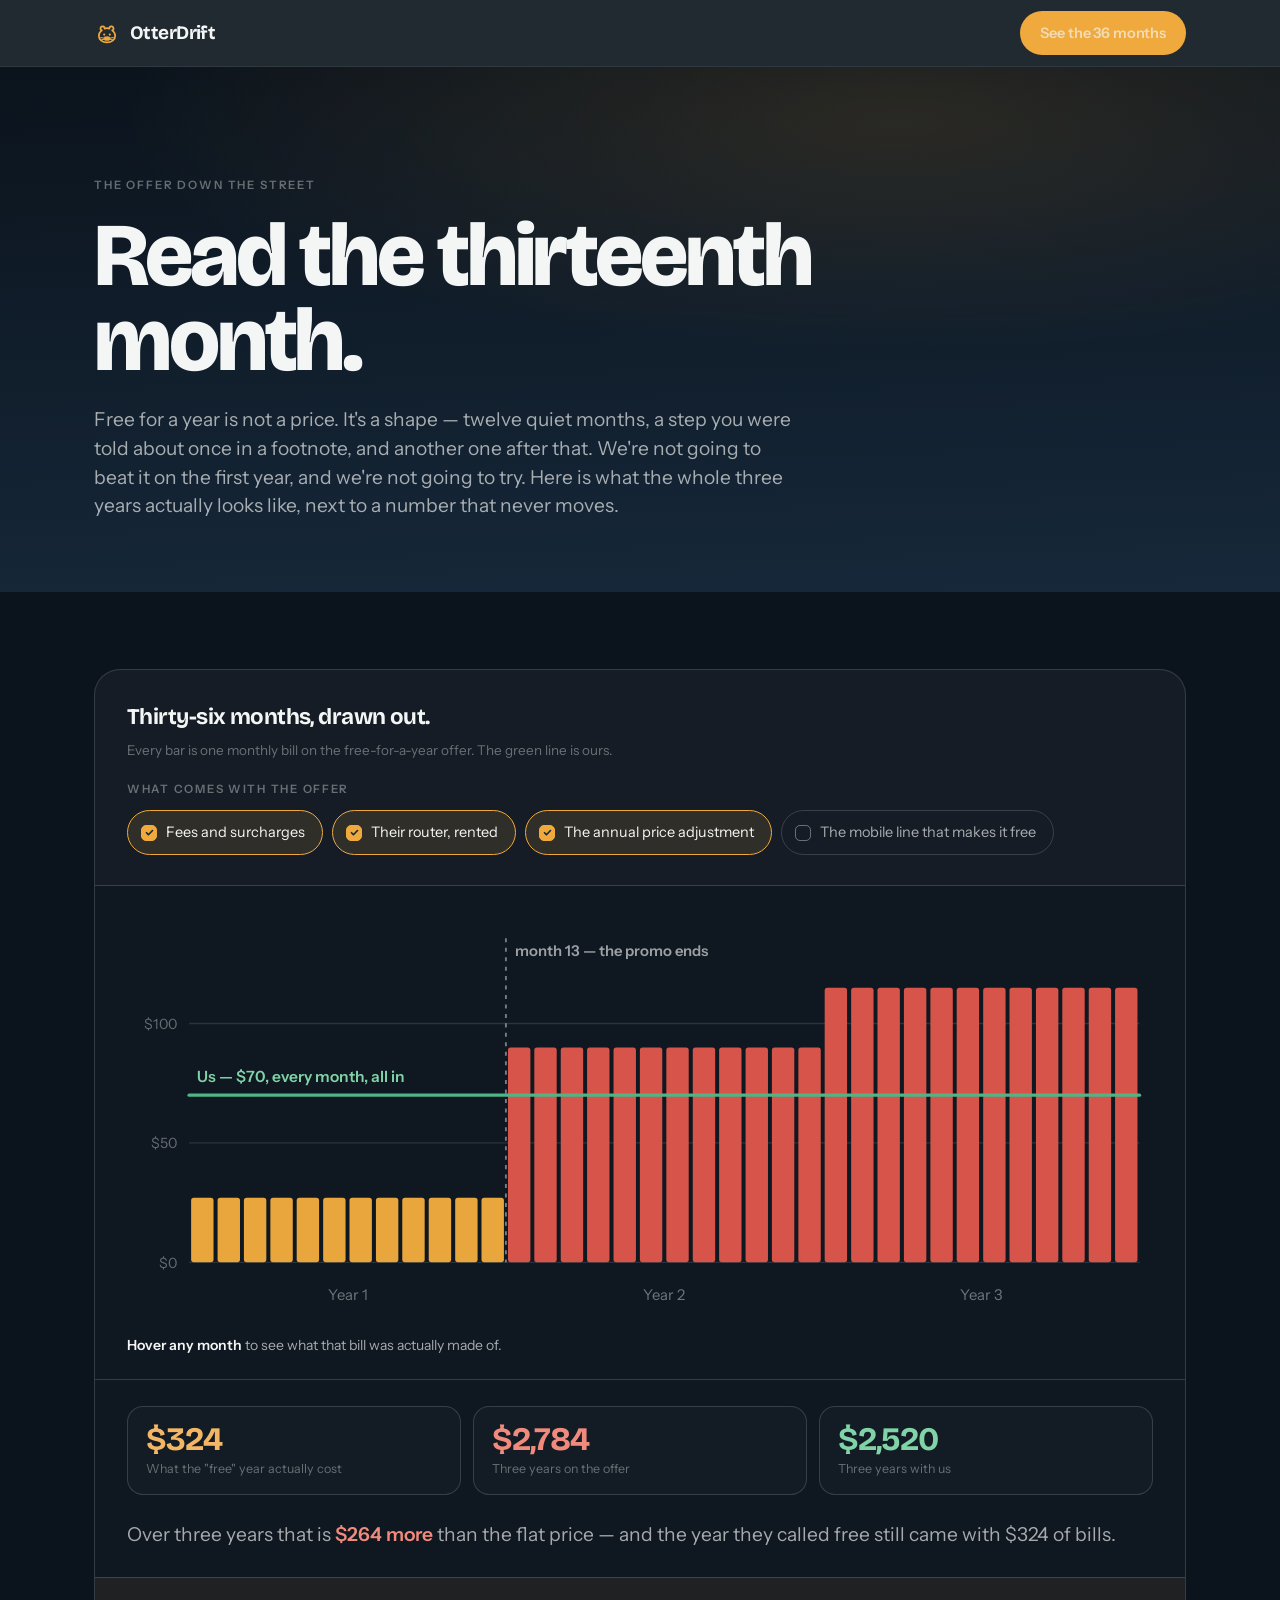
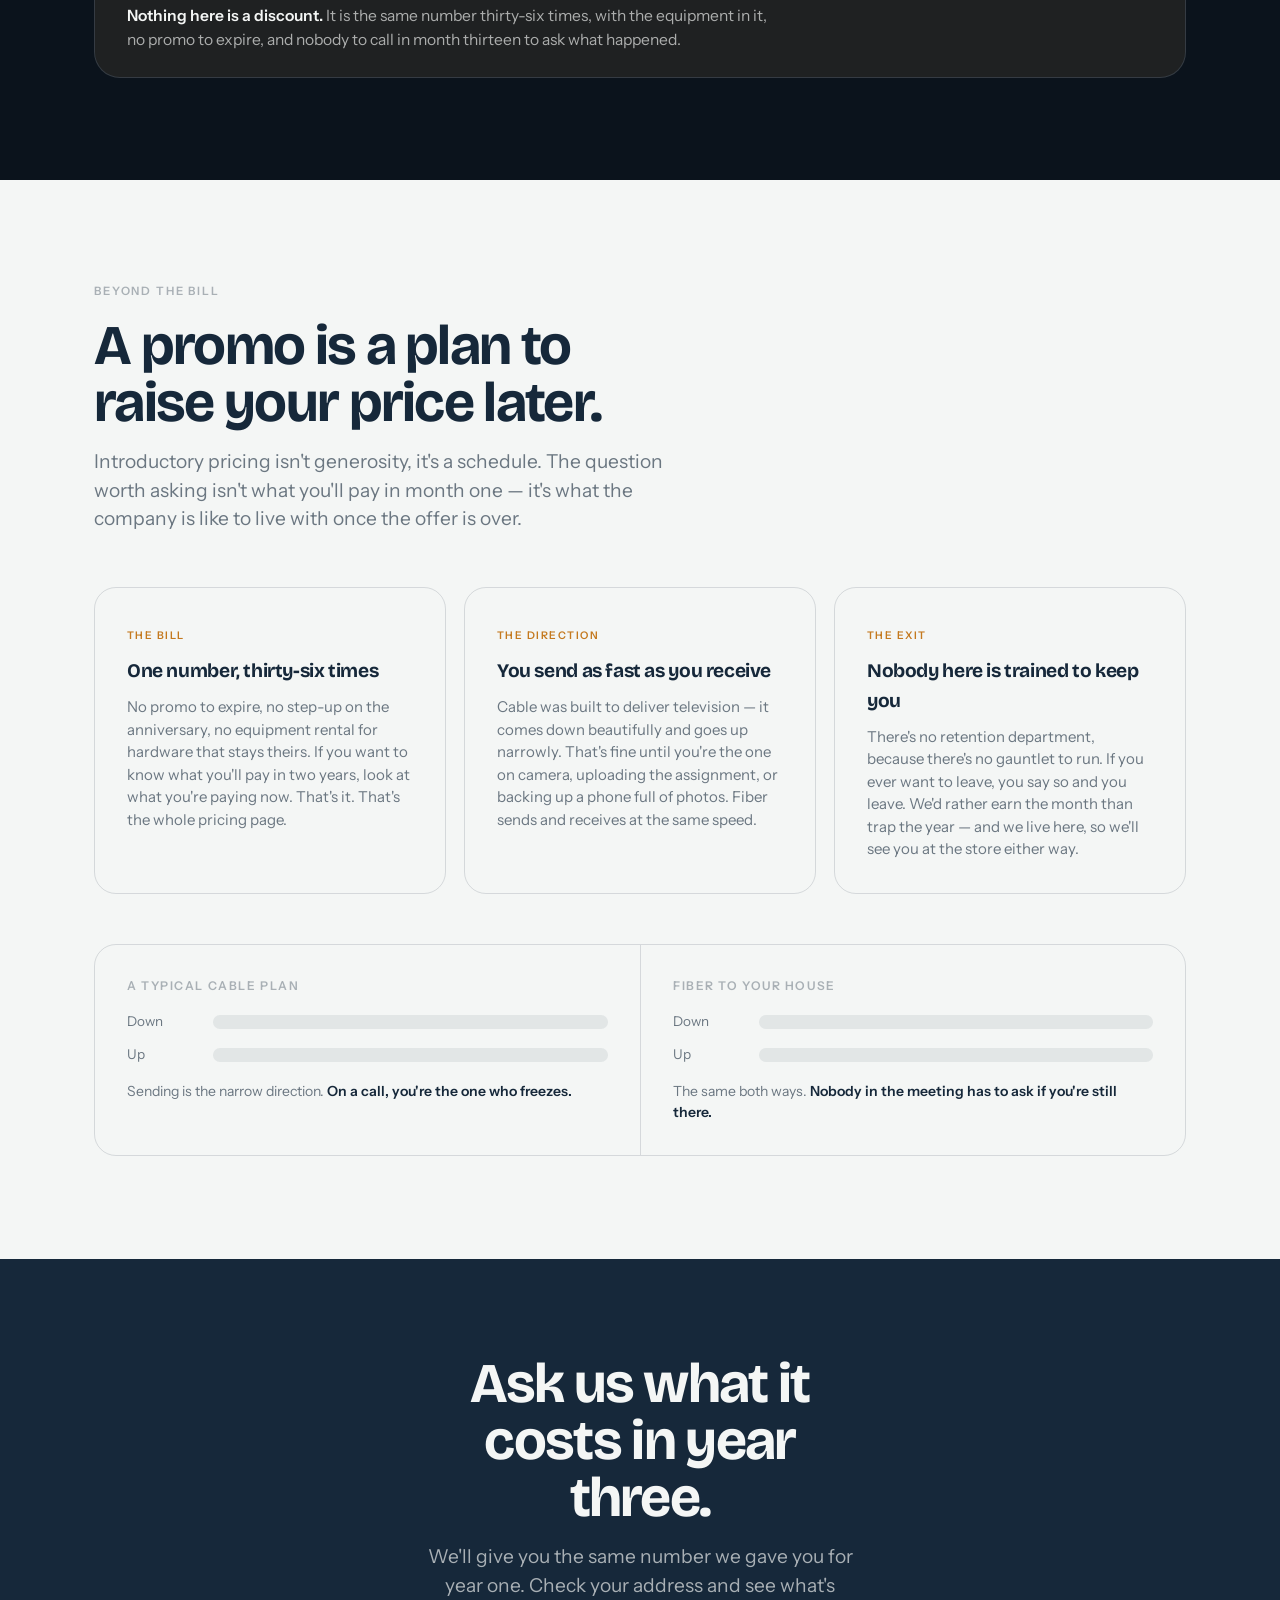
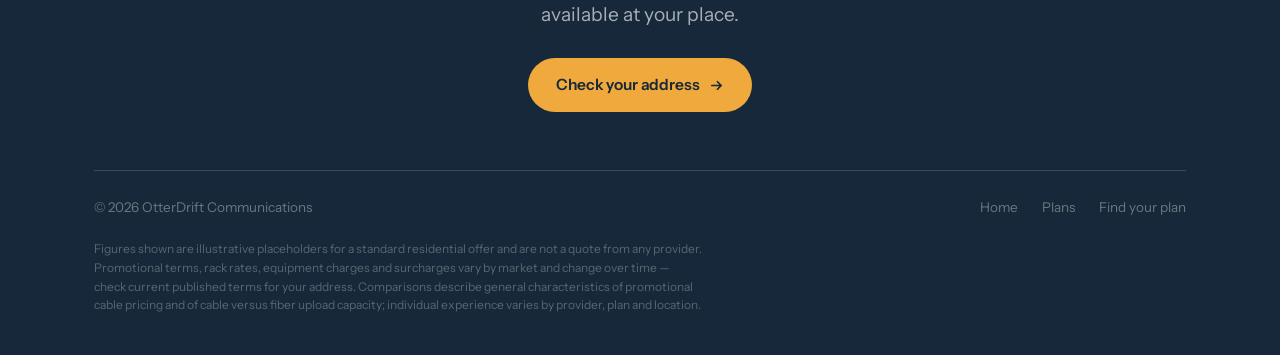
<file: v5.html>
<!DOCTYPE html>
<html lang="en">
<head>
<meta charset="UTF-8">
<meta name="viewport" content="width=device-width, initial-scale=1.0">

<title>Read the thirteenth month. — OtterDrift</title>
<meta name="description" content="The free-for-a-year internet offer is a pricing structure, not a price. See all 36 months of it against a flat local fiber bill.">
<meta name="author" content="OtterDrift Communications">
<meta name="theme-color" content="#0B131C">
<meta name="color-scheme" content="dark light">

<!-- Unlisted campaign page: not linked from site navigation and not in the
     sitemap. Add <meta name="robots" content="noindex"> if it should stay
     out of search results entirely. -->

<meta property="og:type" content="website">
<meta property="og:site_name" content="OtterDrift Communications">
<meta property="og:title" content="Read the thirteenth month.">
<meta property="og:description" content="Free for a year is a pricing structure, not a price. Here are all 36 months of it.">
<meta property="og:image" content="https://otterdrift.vercel.app/assets/og-image.png">
<meta property="og:image:width" content="1200">
<meta property="og:image:height" content="630">
<meta property="og:locale" content="en_US">
<meta name="twitter:card" content="summary_large_image">
<meta name="twitter:title" content="Read the thirteenth month.">
<meta name="twitter:description" content="Free for a year is a pricing structure, not a price.">
<meta name="twitter:image" content="https://otterdrift.vercel.app/assets/og-image.png">

<link rel="icon" href="/favicon.svg" type="image/svg+xml">
<link rel="icon" href="/favicon.ico" sizes="32x32">
<link rel="apple-touch-icon" href="/assets/apple-touch-icon.png">

<link rel="preconnect" href="https://fonts.googleapis.com">
<link rel="preconnect" href="https://fonts.gstatic.com" crossorigin>
<link href="https://fonts.googleapis.com/css2?family=Bricolage+Grotesque:opsz,wght@12..96,400;12..96,600;12..96,700;12..96,800&family=Instrument+Sans:ital,wght@0,400;0,500;0,600;1,400&display=swap" rel="stylesheet">
<link rel="stylesheet" href="/assets/styles.css?v=2">
<link rel="stylesheet" href="/assets/v5.css?v=2">
</head>
<body>

<a href="#main" class="skip-link">Skip to content</a>

<!-- ══════════════ NAV (brand + one action — this page is a campaign
     destination, so it deliberately has no site navigation) ══════════════ -->
<header class="nav">
  <div class="shell nav-in">
    <a href="/" class="logo" aria-label="OtterDrift — home">
      <svg class="logo-mark" viewBox="0 0 26 26" fill="none" aria-hidden="true">
        <path d="M4.8 16C4.8 13.6 6 11.6 7.9 10.4A2.05 2.05 0 1 1 10.6 8.6C11.35 8.35 12.15 8.2 13 8.2C13.85 8.2 14.65 8.35 15.4 8.6A2.05 2.05 0 1 1 18.1 10.4C20 11.6 21.2 13.6 21.2 16C21.2 19.9 17.5 22.3 13 22.3C8.5 22.3 4.8 19.9 4.8 16Z" stroke="#F0A93C" stroke-width="1.7" stroke-linejoin="round"/>
        <circle cx="10.2" cy="14.6" r="1.05" fill="#F0A93C"/>
        <circle cx="15.8" cy="14.6" r="1.05" fill="#F0A93C"/>
        <ellipse cx="13" cy="18.5" rx="3.4" ry="2.3" fill="#F0A93C"/>
        <path d="M6.7 17.5 9.5 18.1M6.9 20 9.6 19.4M19.3 17.5 16.5 18.1M19.1 20 16.4 19.4" stroke="#F0A93C" stroke-width="1" stroke-linecap="round"/>
      </svg>
      <span class="logo-txt">OtterDrift</span>
    </a>
    <nav class="nav-links" aria-label="Primary">
      <a href="#bill" class="btn btn-sm">See the 36 months</a>
    </nav>
  </div>
</header>

<main id="main">

<!-- ══════════════ HERO ══════════════ -->
<section class="v5-hero">
  <div class="shell">
    <p class="eyebrow on-dark">The offer down the street</p>
    <h1 class="d1">Read the thirteenth month.</h1>
    <p class="lede">Free for a year is not a price. It's a shape — twelve quiet months, a step you were told about once in a footnote, and another one after that. We're not going to beat it on the first year, and we're not going to try. Here is what the whole three years actually looks like, next to a number that never moves.</p>
  </div>
</section>

<!-- ══════════════ THE RECEIPT ══════════════ -->
<section class="bill-sec" id="bill">
  <div class="shell">
    <div class="bill">

      <div class="bill-top">
        <p class="bill-title">Thirty-six months, drawn out.</p>
        <p class="bill-sub">Every bar is one monthly bill on the free-for-a-year offer. The green line is ours.</p>
        <span class="opt-lab" id="optLab">What comes with the offer</span>
        <div class="chips" role="group" aria-labelledby="optLab" id="billOpts"></div>
      </div>

      <div class="chart-wrap">
        <div class="chart-scroll">
          <div class="chart-inner">
            <svg class="chart" id="chart" role="img" aria-labelledby="billA11y"></svg>
          </div>
        </div>
      </div>
      <p class="readout-line" id="readout"></p>
      <p class="sr-only" id="billA11y" aria-live="polite"></p>

      <div class="totals">
        <div class="tot free"><b id="totFree">—</b><span>What the "free" year actually cost</span></div>
        <div class="tot them"><b id="totThem">—</b><span>Three years on the offer</span></div>
        <div class="tot us"><b id="totUs">—</b><span>Three years with us</span></div>
      </div>

      <p class="bill-verdict" id="verdict"></p>

      <div class="bill-foot">
        <p id="billFoot"></p>
      </div>
    </div>
  </div>
</section>

<!-- ══════════════ VALUE ══════════════ -->
<section class="worth">
  <div class="shell">
    <div class="worth-head">
      <p class="eyebrow">Beyond the bill</p>
      <h2 class="d2">A promo is a plan to raise your price later.</h2>
      <p class="lede">Introductory pricing isn't generosity, it's a schedule. The question worth asking isn't what you'll pay in month one — it's what the company is like to live with once the offer is over.</p>
    </div>

    <div class="worth-grid">
      <div class="worth-card">
        <span class="tag">The bill</span>
        <h3>One number, thirty-six times</h3>
        <p>No promo to expire, no step-up on the anniversary, no equipment rental for hardware that stays theirs. If you want to know what you'll pay in two years, look at what you're paying now. That's it. That's the whole pricing page.</p>
      </div>
      <div class="worth-card">
        <span class="tag">The direction</span>
        <h3>You send as fast as you receive</h3>
        <p>Cable was built to deliver television — it comes down beautifully and goes up narrowly. That's fine until you're the one on camera, uploading the assignment, or backing up a phone full of photos. Fiber sends and receives at the same speed.</p>
      </div>
      <div class="worth-card">
        <span class="tag">The exit</span>
        <h3>Nobody here is trained to keep you</h3>
        <p>There's no retention department, because there's no gauntlet to run. If you ever want to leave, you say so and you leave. We'd rather earn the month than trap the year — and we live here, so we'll see you at the store either way.</p>
      </div>
    </div>

    <!-- the symmetry strip -->
    <div class="sym">
      <div class="sym-row">
        <div class="sym-cell">
          <p class="sym-name">A typical cable plan</p>
          <div class="sym-pair">
            <div class="sym-bar"><span class="lab">Down</span><span class="sym-track"><span class="sym-fill down" style="width:100%"></span></span></div>
            <div class="sym-bar"><span class="lab">Up</span><span class="sym-track"><span class="sym-fill up-cable" style="width:7%"></span></span></div>
          </div>
          <p class="sym-note">Sending is the narrow direction. <b>On a call, you're the one who freezes.</b></p>
        </div>
        <div class="sym-cell">
          <p class="sym-name">Fiber to your house</p>
          <div class="sym-pair">
            <div class="sym-bar"><span class="lab">Down</span><span class="sym-track"><span class="sym-fill down" style="width:100%"></span></span></div>
            <div class="sym-bar"><span class="lab">Up</span><span class="sym-track"><span class="sym-fill up-fiber" style="width:100%"></span></span></div>
          </div>
          <p class="sym-note">The same both ways. <b>Nobody in the meeting has to ask if you're still there.</b></p>
        </div>
      </div>
    </div>
  </div>
</section>

<!-- ══════════════ CLOSE ══════════════ -->
<footer class="v5-close">
  <div class="shell">
    <div class="v5-close-in">
      <h2 class="d2">Ask us what it costs in year three.</h2>
      <p class="lede on-dark">We'll give you the same number we gave you for year one. Check your address and see what's available at your place.</p>
      <a href="/#signup" class="btn">Check your address
        <svg width="15" height="15" viewBox="0 0 16 16" fill="none" aria-hidden="true"><path d="M3 8h10M9 4l4 4-4 4" stroke="currentColor" stroke-width="1.8" stroke-linecap="round" stroke-linejoin="round"/></svg>
      </a>
    </div>
    <div class="foot-bar">
      <span>© 2026 OtterDrift Communications</span>
      <nav aria-label="Footer">
        <a href="/">Home</a>
        <a href="/#plans">Plans</a>
        <a href="/#quiz">Find your plan</a>
      </nav>
    </div>
    <p class="v5-fine">Figures shown are illustrative placeholders for a standard residential offer and are not a quote from any provider. Promotional terms, rack rates, equipment charges and surcharges vary by market and change over time — check current published terms for your address. Comparisons describe general characteristics of promotional cable pricing and of cable versus fiber upload capacity; individual experience varies by provider, plan and location.</p>
  </div>
</footer>

</main>

<script src="/assets/v5.js?v=2" defer></script>
</body>
</html>
</file>
<file: assets/styles.css>
/* ============================================================
   BRAND TOKENS — swap these six values to rebrand the page.
   ============================================================ */
:root{
  --dusk:#16283A;        /* deep evening blue — primary dark */
  --night:#0B131C;       /* deepest blue-black — the satellite section */
  --haze:#DCE3E4;        /* pale dusk grey-blue — light section bg */
  --paper:#F4F6F5;       /* lightest surface */
  --lamp:#F0A93C;        /* lamplight amber — the accent */
  --go:#5CBE8A;          /* green — 'this is working' status */
  --ember:#C4791F;       /* deeper amber — hover / pressed */

  --ink:var(--dusk);
  --ink-60:rgba(22,40,58,.62);
  --ink-35:rgba(22,40,58,.34);
  --line:rgba(22,40,58,.14);
  --light-60:rgba(244,246,245,.66);
  --light-35:rgba(244,246,245,.38);
  --light-line:rgba(244,246,245,.16);

  --display:'Bricolage Grotesque',ui-sans-serif,system-ui,sans-serif;
  --body:'Instrument Sans',ui-sans-serif,system-ui,-apple-system,sans-serif;

  --pad:clamp(20px,5vw,80px);
  --shell:1220px;
}

*{box-sizing:border-box;margin:0;padding:0}
html{scroll-behavior:smooth;-webkit-text-size-adjust:100%}
body{
  font-family:var(--body);
  background:var(--paper);
  color:var(--ink);
  font-size:17px;
  line-height:1.55;
  -webkit-font-smoothing:antialiased;
  overflow-x:hidden;
}
img,svg{display:block;max-width:100%}
button{font:inherit;color:inherit;background:none;border:none;cursor:pointer}
a{color:inherit;text-decoration:none}

:focus-visible{outline:2.5px solid var(--lamp);outline-offset:3px;border-radius:3px}

.shell{max-width:var(--shell);margin:0 auto;padding-left:var(--pad);padding-right:var(--pad);width:100%}

/* ---------- type scale ---------- */
.eyebrow{
  font-family:var(--body);
  font-size:11.5px;font-weight:600;
  letter-spacing:.16em;text-transform:uppercase;
  color:var(--ink-35);
}
.eyebrow.on-dark{color:var(--light-35)}
.d1{font-family:var(--display);font-weight:800;font-size:clamp(2.7rem,7.2vw,5.6rem);line-height:.95;letter-spacing:-.035em}
.d2{font-family:var(--display);font-weight:700;font-size:clamp(2rem,4.6vw,3.5rem);line-height:1.02;letter-spacing:-.03em}
.d3{font-family:var(--display);font-weight:700;font-size:clamp(1.35rem,2.4vw,1.85rem);line-height:1.14;letter-spacing:-.02em}
.lede{font-size:clamp(1.02rem,1.5vw,1.22rem);line-height:1.5;color:var(--ink-60);max-width:46ch}
.lede.on-dark{color:var(--light-60)}
.amber{color:var(--lamp)}

/* ---------- buttons ---------- */
.btn{
  display:inline-flex;align-items:center;gap:.6em;
  background:var(--lamp);color:var(--dusk);
  font-weight:600;font-size:15.5px;letter-spacing:-.01em;
  padding:15px 28px;border-radius:100px;
  transition:background .18s ease,transform .18s ease;
}
.btn:hover{background:var(--ember);color:var(--paper);transform:translateY(-1px)}
.btn-ghost{
  display:inline-flex;align-items:center;gap:.6em;
  border:1.5px solid var(--light-line);color:var(--paper);
  font-weight:500;font-size:15px;padding:14px 26px;border-radius:100px;
  transition:border-color .18s ease,background .18s ease;
}
.btn-ghost:hover{border-color:var(--lamp);background:rgba(240,169,60,.09)}
.btn-sm{padding:11px 20px;font-size:14px}

/* ============================================================
   NAV
   ============================================================ */
.nav{
  position:sticky;top:0;z-index:60;
  background:rgba(11,19,28,.9);
  backdrop-filter:saturate(160%) blur(14px);
  border-bottom:1px solid rgba(255,255,255,.07);
}
.nav-in{display:flex;align-items:center;justify-content:space-between;height:66px}
.logo{display:flex;align-items:center;gap:10px;color:var(--paper)}
.logo-mark{width:26px;height:26px;flex:none}
.logo-txt{font-family:var(--display);font-weight:700;font-size:19px;letter-spacing:-.03em}
.nav-links{display:flex;align-items:center;gap:30px}
.nav-links a{font-size:14.5px;color:var(--light-60);transition:color .16s}
.nav-links a:hover{color:var(--paper)}
@media(max-width:820px){.nav-links a:not(.btn){display:none}}

/* ============================================================
   HERO
   ============================================================ */
.hero{
  background:
    radial-gradient(120% 90% at 78% 15%, rgba(240,169,60,.13) 0%, transparent 55%),
    linear-gradient(178deg,var(--night) 0%,var(--dusk) 100%);
  color:var(--paper);
  padding:clamp(56px,9vw,104px) 0 clamp(60px,8vw,96px);
  position:relative;overflow:hidden;
}
.hero-grid{
  display:grid;grid-template-columns:1.03fr .97fr;
  gap:clamp(28px,5vw,64px);align-items:center;
}
.hero h1{color:var(--paper);margin:20px 0 22px;max-width:13ch}
.hero .lede{color:var(--light-60)}
.hero-cta{display:flex;flex-wrap:wrap;gap:13px;margin-top:34px}
.hero-note{
  margin-top:26px;font-size:13.5px;color:var(--light-35);
  display:flex;align-items:center;gap:9px;
}
.dot{width:6px;height:6px;border-radius:50%;background:var(--lamp);flex:none;box-shadow:0 0 0 4px rgba(240,169,60,.2)}
@media(max-width:900px){
  .hero-grid{grid-template-columns:1fr}
  .hero-house{order:-1}
}

/* ============================================================
   THE HOUSE — signature element
   ============================================================ */
.house-wrap{position:relative}
.house{width:100%;height:auto;overflow:visible}
.win{
  fill:#0A121A;
  transition:fill .5s ease, opacity .5s ease;
}
.win.lit{fill:url(#lampGrad)}
.glow{opacity:0;transition:opacity .6s ease}
.glow.lit{opacity:1}
.house-cap{
  margin-top:16px;font-size:12.5px;color:var(--light-35);
  display:flex;justify-content:space-between;gap:14px;
  border-top:1px solid var(--light-line);padding-top:12px;
}
.house-cap b{color:var(--lamp);font-weight:600}

@media (prefers-reduced-motion:reduce){
  *{animation-duration:.001ms !important;transition-duration:.001ms !important;scroll-behavior:auto !important}
}

/* ============================================================
   QUIZ
   ============================================================ */
.quiz-sec{background:var(--haze);padding:clamp(56px,8vw,104px) 0}
.quiz-head{max-width:56ch;margin-bottom:clamp(32px,5vw,52px)}
.quiz-head h2{margin:16px 0 16px}

.quiz-grid{
  display:grid;grid-template-columns:1fr 400px;
  gap:clamp(28px,4.5vw,60px);align-items:start;
}
@media(max-width:940px){.quiz-grid{grid-template-columns:1fr}.quiz-aside{display:none}}

.card{
  background:var(--paper);
  border:1px solid var(--line);
  border-radius:22px;
  padding:clamp(24px,3.6vw,42px);
}

/* progress rail */
.rail{display:flex;gap:5px;margin-bottom:30px}
.rail span{
  flex:1;height:3px;border-radius:2px;background:var(--line);
  transition:background .3s ease;
}
.rail span.done{background:var(--lamp)}

.q-time{
  font-family:var(--display);font-weight:700;font-size:13px;
  letter-spacing:.02em;color:var(--ember);
  display:flex;align-items:center;gap:10px;margin-bottom:14px;
}
.q-time::after{content:"";flex:1;height:1px;background:var(--line)}
.q-title{font-family:var(--display);font-weight:700;font-size:clamp(1.45rem,2.9vw,2.1rem);line-height:1.08;letter-spacing:-.028em;margin-bottom:8px}
.q-sub{color:var(--ink-60);font-size:15.5px;margin-bottom:26px}

.opts{display:flex;flex-direction:column;gap:9px}
.opt{
  display:flex;align-items:center;gap:15px;
  text-align:left;width:100%;
  padding:17px 20px;border-radius:14px;
  border:1.5px solid var(--line);
  background:transparent;
  font-size:16.5px;line-height:1.35;
  transition:border-color .16s ease,background .16s ease,transform .16s ease;
}
.opt:hover{border-color:var(--lamp);background:rgba(240,169,60,.07);transform:translateX(3px)}
.opt .key{
  width:26px;height:26px;flex:none;border-radius:50%;
  border:1.5px solid var(--ink-35);
  display:grid;place-items:center;
  font-size:11.5px;font-weight:600;color:var(--ink-35);
  transition:all .16s ease;
}
.opt:hover .key{border-color:var(--lamp);background:var(--lamp);color:var(--dusk)}

.q-back{
  margin-top:22px;font-size:14px;color:var(--ink-35);
  display:inline-flex;align-items:center;gap:7px;
}
.q-back:hover{color:var(--ember)}

.step{display:none}
.step.active{display:block;animation:rise .34s cubic-bezier(.2,.7,.3,1)}
@keyframes rise{from{opacity:0;transform:translateY(10px)}to{opacity:1;transform:none}}

/* aside house */
.quiz-aside{position:sticky;top:96px}
.aside-box{
  background:var(--night);border-radius:22px;
  padding:26px 26px 22px;color:var(--paper);
}
.aside-box .eyebrow{margin-bottom:16px}

/* ============================================================
   RESULT
   ============================================================ */
.result{display:none}
.result.on{display:block;animation:rise .4s cubic-bezier(.2,.7,.3,1)}

.res-head{
  display:grid;grid-template-columns:1fr auto;gap:20px;align-items:end;
  padding-bottom:26px;margin-bottom:28px;border-bottom:1px solid var(--line);
}
.res-plan{font-family:var(--display);font-weight:800;font-size:clamp(2rem,4.4vw,3.1rem);letter-spacing:-.035em;line-height:1;margin-top:8px}
.res-price{text-align:right;white-space:nowrap}
.res-price b{font-family:var(--display);font-weight:700;font-size:2.1rem;letter-spacing:-.03em;display:block;line-height:1}
.res-price span{font-size:12.5px;color:var(--ink-35)}
@media(max-width:620px){.res-head{grid-template-columns:1fr}.res-price{text-align:left}}

.res-why{margin-bottom:30px}
.res-why h4{font-family:var(--display);font-size:15px;font-weight:700;letter-spacing:-.01em;margin-bottom:14px}
.why-list{display:flex;flex-direction:column;gap:11px;list-style:none}
.why-list li{display:flex;gap:12px;font-size:15.5px;line-height:1.42;color:var(--ink-60)}
.why-list .tick{
  width:20px;height:20px;flex:none;border-radius:50%;
  background:var(--lamp);display:grid;place-items:center;margin-top:2px;
}
.why-list .tick svg{width:11px;height:11px}
.why-list b{color:var(--ink);font-weight:600}

.res-actions{display:flex;flex-wrap:wrap;gap:12px;align-items:center;margin-top:6px}
.retake{font-size:14px;color:var(--ink-35);text-decoration:underline;text-underline-offset:3px}
.retake:hover{color:var(--ember)}

/* ============================================================
   NIGHT SECTION — the contrast
   ============================================================ */
.night{
  background:var(--night);color:var(--paper);
  padding:clamp(64px,9vw,116px) 0;
  position:relative;overflow:hidden;
}
.night::before{
  content:"";position:absolute;inset:0;
  background:radial-gradient(90% 60% at 50% -10%,rgba(240,169,60,.07),transparent 60%);
  pointer-events:none;
}
.night-in{position:relative}
.night-head{max-width:58ch;margin-bottom:clamp(40px,6vw,68px)}
.night-head h2{color:var(--paper);margin:16px 0 18px}

/* ---- simulator shell ---- */
.sim{
  border:1px solid var(--light-line);border-radius:26px;
  overflow:hidden;background:rgba(255,255,255,.02);
}

/* ---- controls ---- */
.sim-controls{
  display:grid;grid-template-columns:1.25fr .85fr;
  gap:clamp(20px,3vw,34px);
  padding:clamp(22px,3vw,32px);
  border-bottom:1px solid var(--light-line);
  background:rgba(255,255,255,.025);
}
.ctl-acts{grid-column:1/-1}
@media(max-width:760px){.sim-controls{grid-template-columns:1fr}}

.ctl-lab{
  display:block;font-size:11.5px;font-weight:600;
  letter-spacing:.15em;text-transform:uppercase;
  color:var(--light-35);margin-bottom:14px;
}
.ctl-hint{font-size:13.5px;color:var(--light-35);margin-top:11px;min-height:1.4em}

.time-row{display:flex;align-items:center;gap:18px}
.time-out{
  font-family:var(--display);font-weight:700;
  font-size:1.5rem;letter-spacing:-.03em;color:var(--lamp);
  white-space:nowrap;min-width:4.6em;text-align:right;
}
input[type=range]{
  -webkit-appearance:none;appearance:none;
  flex:1;height:26px;background:transparent;cursor:pointer;
}
input[type=range]::-webkit-slider-runnable-track{
  height:3px;border-radius:2px;
  background:linear-gradient(90deg,var(--lamp) 0%,var(--lamp) var(--fill,50%),rgba(244,246,245,.18) var(--fill,50%));
}
input[type=range]::-moz-range-track{height:3px;border-radius:2px;background:rgba(244,246,245,.18)}
input[type=range]::-moz-range-progress{height:3px;border-radius:2px;background:var(--lamp)}
input[type=range]::-webkit-slider-thumb{
  -webkit-appearance:none;appearance:none;
  width:19px;height:19px;border-radius:50%;
  background:var(--lamp);border:3px solid var(--night);
  margin-top:-8px;box-shadow:0 0 0 1px var(--lamp);
}
input[type=range]::-moz-range-thumb{
  width:15px;height:15px;border-radius:50%;
  background:var(--lamp);border:3px solid var(--night);box-shadow:0 0 0 1px var(--lamp);
}

.seg{display:inline-flex;gap:4px;padding:4px;border-radius:100px;background:rgba(244,246,245,.07)}
.seg-b{
  padding:9px 17px;border-radius:100px;
  font-size:14px;font-weight:500;color:var(--light-60);
  transition:background .16s,color .16s;white-space:nowrap;
}
.seg-b:hover{color:var(--paper)}
.seg-b.on{background:var(--lamp);color:var(--dusk);font-weight:600}

.chips{display:flex;flex-wrap:wrap;gap:9px}
.chip{
  display:inline-flex;align-items:center;gap:9px;
  padding:10px 17px 10px 13px;border-radius:100px;
  border:1.5px solid var(--light-line);
  font-size:14.5px;color:var(--light-60);
  transition:all .16s ease;
}
.chip:hover{border-color:rgba(240,169,60,.55);color:var(--paper)}
.chip .box{
  width:16px;height:16px;border-radius:5px;flex:none;
  border:1.5px solid var(--light-35);
  display:grid;place-items:center;transition:all .16s ease;
}
.chip .box svg{width:9px;height:9px;opacity:0;transition:opacity .16s}
.chip.on{border-color:var(--lamp);background:rgba(240,169,60,.12);color:var(--paper)}
.chip.on .box{background:var(--lamp);border-color:var(--lamp)}
.chip.on .box svg{opacity:1}

/* ---- panes ---- */
.panes{display:grid;grid-template-columns:1fr 1fr}
@media(max-width:820px){.panes{grid-template-columns:1fr}}

.pane{
  padding:clamp(22px,3vw,32px);
  transition:opacity .12s linear,filter .12s linear;
}
.pane.theirs{border-right:1px solid var(--light-line);color:var(--light-60)}
.pane.ours{background:rgba(240,169,60,.05);color:var(--light-60)}
@media(max-width:820px){
  .pane.theirs{border-right:none;border-bottom:1px solid var(--light-line)}
}
.pane.dropping{opacity:.42;filter:saturate(.3)}

.pane-top{display:flex;align-items:flex-start;justify-content:space-between;gap:14px;margin-bottom:20px}
.col-tag{
  display:inline-block;font-size:11px;font-weight:600;
  letter-spacing:.14em;text-transform:uppercase;
  padding:5px 12px;border-radius:100px;margin-bottom:12px;
}
.pane.theirs .col-tag{background:rgba(244,246,245,.09);color:var(--light-60)}
.pane.ours .col-tag{background:var(--lamp);color:var(--dusk)}
.pane h3{font-family:var(--display);font-weight:700;font-size:clamp(1.15rem,1.9vw,1.4rem);letter-spacing:-.025em;line-height:1.12;color:var(--paper)}

.verdict{
  font-size:11.5px;font-weight:700;letter-spacing:.13em;text-transform:uppercase;
  padding:7px 14px;border-radius:100px;white-space:nowrap;flex:none;
  background:rgba(244,246,245,.1);color:var(--light-60);
  transition:background .3s ease,color .3s ease;
}
.verdict.good{background:rgba(92,190,138,.18);color:#7FD3A6}
.verdict.warn{background:rgba(226,138,54,.22);color:#F3B665}
.verdict.bad{background:rgba(214,76,60,.24);color:#F08A7C}

.wave{width:100%;height:44px;margin-bottom:22px;color:rgba(244,246,245,.3)}
.pane.ours .wave{color:var(--go)}
.pane.theirs .wave.calm{color:var(--go)}
.pane.theirs .wave.strained{color:#F08A7C}

.rows{list-style:none;display:flex;flex-direction:column}
.rows li{
  display:flex;align-items:baseline;gap:14px;
  padding:14px 0;border-top:1px solid var(--light-line);
  font-size:15.2px;line-height:1.42;
}
.rows li:first-child{border-top:none}
.rows .who{
  font-size:12.5px;font-weight:600;letter-spacing:.02em;
  color:var(--light-35);flex:none;width:8.6em;
}
.rows .said{color:var(--light-60)}
.pane.ours .rows .said{color:var(--paper)}
.rows li.bad .said{color:#F0A99C}
.rows li.warn .said{color:#F3C489}
.pane-empty{font-size:14.5px;color:var(--light-35);font-style:italic;padding-top:4px}
@media(max-width:460px){
  .rows li{flex-direction:column;gap:4px}
  .rows .who{width:auto}
}

/* ---- why note ---- */
.why-note{
  display:flex;gap:16px;align-items:flex-start;
  padding:clamp(20px,2.6vw,26px) clamp(22px,3vw,32px);
  border-top:1px solid var(--light-line);
  background:rgba(240,169,60,.07);
}
.why-key{
  font-size:11px;font-weight:700;letter-spacing:.15em;text-transform:uppercase;
  color:var(--lamp);flex:none;padding-top:3px;
}
.why-note p{font-size:15.5px;line-height:1.5;color:var(--light-60);max-width:70ch}
.why-note b{color:var(--paper);font-weight:600}

/* ---- structural beats ---- */
.fixed-beats{
  list-style:none;display:grid;grid-template-columns:repeat(3,1fr);
  gap:clamp(18px,2.6vw,30px);margin-top:clamp(38px,5vw,58px);
}
@media(max-width:820px){.fixed-beats{grid-template-columns:1fr}}
.fixed-beats li{
  padding-top:20px;border-top:1px solid var(--light-line);
  font-size:15.2px;line-height:1.45;color:var(--light-60);
}
.fixed-beats b{
  display:block;color:var(--lamp);font-weight:600;
  font-size:14.5px;margin-bottom:7px;letter-spacing:-.005em;
}

/* ============================================================
   PLANS
   ============================================================ */
.plans{background:var(--paper);padding:clamp(64px,9vw,112px) 0}
.plans-head{max-width:50ch;margin-bottom:clamp(36px,5vw,56px)}
.plans-head h2{margin:16px 0 16px}
.plan-grid{display:grid;grid-template-columns:repeat(3,1fr);gap:18px;align-items:stretch}
@media(max-width:900px){.plan-grid{grid-template-columns:1fr}}

.plan{
  border:1px solid var(--line);border-radius:22px;
  padding:clamp(26px,2.8vw,34px);
  display:flex;flex-direction:column;
  background:var(--paper);
  transition:border-color .2s ease,transform .2s ease;
  position:relative;
}
.plan:hover{border-color:var(--ink-35);transform:translateY(-3px)}
.plan.picked{border-color:var(--lamp);border-width:2px;background:rgba(240,169,60,.05)}
.plan-flag{
  position:absolute;top:-11px;left:clamp(26px,2.8vw,34px);
  background:var(--lamp);color:var(--dusk);
  font-size:10.5px;font-weight:600;letter-spacing:.13em;text-transform:uppercase;
  padding:5px 12px;border-radius:100px;
  display:none;
}
.plan.picked .plan-flag{display:block}
.plan-name{font-family:var(--display);font-weight:700;font-size:1.55rem;letter-spacing:-.028em;line-height:1;margin-bottom:9px}
.plan-for{font-size:14.5px;color:var(--ink-60);min-height:2.9em;line-height:1.4}
.plan-price{margin:22px 0;padding:18px 0;border-top:1px solid var(--line);border-bottom:1px solid var(--line)}
.plan-price b{font-family:var(--display);font-weight:700;font-size:2.4rem;letter-spacing:-.035em;line-height:1}
.plan-price span{font-size:13px;color:var(--ink-35);margin-left:3px}
.feats{list-style:none;display:flex;flex-direction:column;gap:11px;flex:1;margin-bottom:26px}
.feats li{display:flex;gap:11px;font-size:15px;line-height:1.4;color:var(--ink-60)}
.feats .tick{width:18px;height:18px;flex:none;border-radius:50%;background:rgba(240,169,60,.22);display:grid;place-items:center;margin-top:2px}
.feats .tick svg{width:10px;height:10px}
.feats li.inherit{color:var(--ink-35);font-style:italic}
.plan .btn,.plan .btn-line{width:100%;justify-content:center}
.btn-line{
  display:inline-flex;align-items:center;justify-content:center;
  border:1.5px solid var(--ink-35);border-radius:100px;
  padding:15px 26px;font-weight:600;font-size:15.5px;
  transition:border-color .16s,background .16s;
}
.btn-line:hover{border-color:var(--lamp);background:rgba(240,169,60,.1)}

/* ============================================================
   LOCAL PROOF
   ============================================================ */
.local{background:var(--haze);padding:clamp(60px,8vw,100px) 0}
.local-grid{display:grid;grid-template-columns:.9fr 1.1fr;gap:clamp(30px,5vw,72px);align-items:center}
@media(max-width:860px){.local-grid{grid-template-columns:1fr}}
.local h2{margin:16px 0 18px}
.proof{display:grid;grid-template-columns:1fr 1fr;gap:1px;background:var(--line);border:1px solid var(--line);border-radius:20px;overflow:hidden}
.proof div{background:var(--haze);padding:clamp(22px,2.6vw,30px)}
.proof b{
  font-family:var(--display);font-weight:700;
  font-size:clamp(1.7rem,3vw,2.3rem);letter-spacing:-.03em;
  display:block;line-height:1;margin-bottom:8px;
}
.proof span{font-size:14.5px;color:var(--ink-60);line-height:1.4;display:block}
@media(max-width:480px){.proof{grid-template-columns:1fr}}

/* ============================================================
   FOOTER
   ============================================================ */
.foot{background:var(--dusk);color:var(--paper);padding:clamp(56px,8vw,92px) 0 40px}
.foot-cta{text-align:center;max-width:34ch;margin:0 auto clamp(44px,6vw,64px)}
.foot-cta h2{color:var(--paper);margin-bottom:18px}
.foot-cta .lede{margin:0 auto 30px}
.foot-bar{
  border-top:1px solid var(--light-line);padding-top:26px;
  display:flex;flex-wrap:wrap;gap:16px;justify-content:space-between;align-items:center;
  font-size:13.5px;color:var(--light-35);
}
.foot-bar nav{display:flex;flex-wrap:wrap;gap:24px}
.foot-bar a:hover{color:var(--lamp)}
.fineprint{font-size:12px;color:rgba(244,246,245,.28);max-width:70ch;margin-top:20px;line-height:1.5}

/* ============================================================
   ENHANCEMENTS — added to turn the page into a full website:
   skip link, address-check form, nav scroll state, print.
   ============================================================ */

/* accessible skip link */
.skip-link{
  position:absolute;left:12px;top:-60px;z-index:100;
  background:var(--lamp);color:var(--dusk);
  font-weight:600;font-size:14px;
  padding:10px 18px;border-radius:100px;
  transition:top .18s ease;
}
.skip-link:focus{top:12px}

/* visually hidden, still read by screen readers */
.sr-only{
  position:absolute;width:1px;height:1px;
  padding:0;margin:-1px;overflow:hidden;
  clip:rect(0,0,0,0);white-space:nowrap;border:0;
}

/* nav gains a hairline shadow once you scroll */
.nav{transition:box-shadow .2s ease,background .2s ease}
.nav.scrolled{box-shadow:0 8px 30px -18px rgba(0,0,0,.7)}

/* ---- address-check form (footer conversion) ---- */
.addr-form{
  display:flex;gap:10px;flex-wrap:wrap;justify-content:center;
  max-width:520px;margin:0 auto;
}
.addr-field{
  flex:1 1 260px;display:flex;align-items:center;gap:10px;
  background:rgba(244,246,245,.06);
  border:1.5px solid var(--light-line);
  border-radius:100px;padding:4px 6px 4px 20px;
  transition:border-color .16s ease,background .16s ease;
}
.addr-field:focus-within{border-color:var(--lamp);background:rgba(240,169,60,.08)}
.addr-field svg{width:17px;height:17px;flex:none;color:var(--light-35)}
.addr-field input{
  flex:1;min-width:0;background:none;border:none;color:var(--paper);
  font-family:var(--body);font-size:15.5px;padding:12px 0;
}
.addr-field input::placeholder{color:var(--light-35)}
.addr-field input:focus{outline:none}
.addr-form .btn{flex:none}
.addr-note{
  margin-top:16px;font-size:13px;color:var(--light-35);
  display:flex;align-items:center;justify-content:center;gap:8px;
}
.addr-ok{
  display:none;align-items:center;gap:12px;justify-content:center;
  font-size:16px;color:var(--paper);
  background:rgba(92,190,138,.12);border:1px solid rgba(92,190,138,.3);
  border-radius:16px;padding:20px 26px;max-width:520px;margin:0 auto;
  animation:rise .4s cubic-bezier(.2,.7,.3,1);
}
.addr-ok.on{display:flex}
.addr-ok .tick{
  width:26px;height:26px;flex:none;border-radius:50%;
  background:var(--go);display:grid;place-items:center;
}
.addr-ok .tick svg{width:14px;height:14px}
.addr-ok b{color:var(--paper);font-weight:600}
@media(max-width:520px){
  .addr-form{flex-direction:column}
  .addr-form .btn{width:100%;justify-content:center}
}

/* ---- print ---- */
@media print{
  .nav,.hero-cta,.quiz-aside,.sim,.addr-form,.addr-note,.skip-link{display:none !important}
  body{background:#fff;color:#000}
  .hero,.night,.foot{background:#fff !important;color:#000 !important}
}
</file>
<file: assets/v2.css>
/* ============================================================
   V2 — "A year of evenings"
   Layers on top of styles.css (tokens, nav, buttons, type).
   ============================================================ */

.v2-hero{
  background:
    radial-gradient(110% 80% at 22% 10%, rgba(240,169,60,.14) 0%, transparent 55%),
    linear-gradient(178deg,var(--night) 0%,var(--dusk) 100%);
  color:var(--paper);
  padding:clamp(56px,9vw,110px) 0 clamp(44px,6vw,72px);
}
.v2-hero h1{color:var(--paper);margin:18px 0 22px;max-width:15ch}
.v2-hero .lede{color:var(--light-60);max-width:52ch}
.v2-hero-note{
  margin-top:28px;font-size:13.5px;color:var(--light-35);
  display:flex;align-items:center;gap:9px;
}

/* ============================================================
   THE YEAR — signature widget
   ============================================================ */
.year-sec{scroll-margin-top:84px;background:var(--night);color:var(--paper);padding:clamp(46px,6vw,80px) 0 clamp(60px,8vw,104px)}

.year{
  border:1px solid var(--light-line);border-radius:26px;
  background:rgba(255,255,255,.02);overflow:hidden;
}

/* ---- setup controls ---- */
.year-set{
  display:grid;grid-template-columns:1fr 1fr;
  gap:clamp(20px,3vw,34px);
  padding:clamp(22px,3vw,32px);
  border-bottom:1px solid var(--light-line);
  background:rgba(255,255,255,.025);
}
@media(max-width:820px){.year-set{grid-template-columns:1fr}}
/* grid items default to min-width:auto, which lets the pill rows push the
   card wider than the screen — let them shrink and wrap instead */
.year-set > div{min-width:0}
#regions{flex-wrap:wrap}
#regions .seg-b{flex:1 1 auto;text-align:center}
.set-lab{
  display:block;font-size:11.5px;font-weight:600;
  letter-spacing:.15em;text-transform:uppercase;
  color:var(--light-35);margin-bottom:14px;
}
.year-run{
  grid-column:1/-1;display:flex;flex-wrap:wrap;gap:14px;align-items:center;
  padding-top:6px;border-top:1px solid var(--light-line);margin-top:2px;
}
.year-run .btn:disabled{opacity:.5;cursor:default}
.run-note{font-size:13.5px;color:var(--light-35)}

/* ---- the grid ---- */
.year-body{padding:clamp(22px,3vw,32px)}
.year-top{
  display:flex;flex-wrap:wrap;justify-content:space-between;
  align-items:flex-end;gap:16px;margin-bottom:20px;
}
.year-title{font-family:var(--display);font-weight:700;font-size:clamp(1.1rem,1.9vw,1.35rem);letter-spacing:-.025em;color:var(--paper)}
.year-sub{font-size:13.5px;color:var(--light-35);margin:-8px 0 18px}

/* ---- which service am I looking at ---- */
.view-switch{
  display:inline-flex;gap:5px;padding:5px;flex-wrap:wrap;
  border-radius:100px;background:rgba(244,246,245,.06);
  border:1px solid var(--light-line);
}
.view-b{
  display:inline-flex;align-items:center;gap:9px;
  padding:11px 20px;border-radius:100px;white-space:nowrap;
  font-size:14.5px;font-weight:500;color:var(--light-60);
  transition:background .18s ease,color .18s ease,box-shadow .18s ease;
}
.view-b svg{width:17px;height:17px;flex:none}
.view-b:hover{color:var(--paper)}
.view-b.on{font-weight:600}
.view-b.on[data-view="dish"]{
  background:rgba(214,76,60,.22);color:#F3A99C;
  box-shadow:inset 0 0 0 1.5px rgba(214,76,60,.5);
}
.view-b.on[data-view="ours"]{background:var(--lamp);color:var(--dusk)}
@media(max-width:540px){
  .view-switch{width:100%}
  .view-b{flex:1 1 auto;justify-content:center;padding:11px 14px}
}

.legend{display:flex;flex-wrap:wrap;gap:16px;font-size:12.5px;color:var(--light-35)}
.legend span{display:inline-flex;align-items:center;gap:7px}
.legend i{width:10px;height:10px;border-radius:3px;display:block}
.sw-clean{background:#4FB587}
.sw-rough{background:#E9A63C}
.sw-lost{background:#D6544A}

.grid-scroll{overflow-x:auto;padding-bottom:6px}
.grid-inner{min-width:680px}

.yr-months{
  display:grid;grid-template-columns:repeat(53,1fr);gap:3px;
  font-size:10.5px;color:var(--light-35);margin-bottom:7px;
  letter-spacing:.04em;
}
.yr-months span{grid-row:1;white-space:nowrap}

.yr-rows{display:flex;gap:8px}
.yr-days{
  display:grid;grid-template-rows:repeat(7,1fr);gap:3px;
  font-size:10px;color:var(--light-35);flex:none;padding-top:1px;
}
.yr-days span{display:grid;align-items:center;height:100%}

.yr-grid{
  display:grid;grid-template-rows:repeat(7,1fr);
  grid-auto-flow:column;grid-auto-columns:1fr;
  gap:3px;flex:1;
}
.cell{
  aspect-ratio:1;border-radius:2.5px;
  background:rgba(244,246,245,.055);
  transition:background .35s ease;
}
.cell.blank{background:none}
.cell.s0{background:#4FB587}
.cell.s1{background:#E9A63C}
.cell.s2{background:#D6544A}
.cell.pulse{animation:cellPop .4s ease}
@keyframes cellPop{0%{transform:scale(.55)}100%{transform:scale(1)}}

/* ---- tallies + log ---- */
.year-out{
  display:grid;grid-template-columns:1fr 1.15fr;
  gap:clamp(22px,3.5vw,44px);
  margin-top:clamp(26px,3.5vw,36px);
  padding-top:clamp(24px,3vw,30px);
  border-top:1px solid var(--light-line);
}
@media(max-width:860px){.year-out{grid-template-columns:1fr}}

.tallies{display:grid;grid-template-columns:repeat(3,1fr);gap:12px;margin-bottom:24px}
.tally{
  border:1px solid var(--light-line);border-radius:16px;
  padding:16px 16px 14px;background:rgba(255,255,255,.02);
}
.tally b{
  font-family:var(--display);font-weight:700;
  font-size:clamp(1.5rem,3vw,2.1rem);letter-spacing:-.03em;
  line-height:1;display:block;margin-bottom:6px;
}
.tally.lost b{color:#F08A7C}
.tally.rough b{color:#F3B665}
.tally.clean b{color:#7FD3A6}
.tally span{font-size:12.5px;color:var(--light-35);line-height:1.35;display:block}

.verdict-line{
  font-size:clamp(1.05rem,1.8vw,1.28rem);line-height:1.42;
  color:var(--light-60);
}
.verdict-line b{color:var(--paper);font-weight:600}

.log-head{
  font-size:11.5px;font-weight:600;letter-spacing:.15em;
  text-transform:uppercase;color:var(--light-35);margin-bottom:14px;
}
.log{list-style:none;display:flex;flex-direction:column}
.log li{
  display:flex;gap:14px;align-items:baseline;
  padding:12px 0;border-top:1px solid var(--light-line);
  font-size:14.8px;line-height:1.42;
}
.log li:first-child{border-top:none}
.log .when{
  font-size:12.5px;font-weight:600;color:var(--light-35);
  flex:none;width:5.4em;letter-spacing:.02em;
}
.log .what{color:var(--light-60)}
.log li.lost .what{color:#F0A99C}
.log li.ok .what{color:#9FD9BC}
.log-empty{font-size:14.5px;color:var(--light-35);font-style:italic}
@media(max-width:460px){
  .log li{flex-direction:column;gap:3px}
  .log .when{width:auto}
}

/* ---- the flip ---- */
.flip{
  display:flex;flex-wrap:wrap;gap:16px;align-items:center;
  padding:clamp(20px,2.6vw,26px) clamp(22px,3vw,32px);
  border-top:1px solid var(--light-line);
  background:rgba(240,169,60,.07);
}
.flip p{font-size:15.5px;line-height:1.5;color:var(--light-60);max-width:60ch;flex:1 1 320px}
.flip b{color:var(--paper);font-weight:600}

/* ============================================================
   VALUE BEATS
   ============================================================ */
.worth{background:var(--paper);padding:clamp(60px,8vw,104px) 0}
.worth-head{max-width:52ch;margin-bottom:clamp(34px,5vw,54px)}
.worth-head h2{margin:16px 0 16px}
.worth-grid{display:grid;grid-template-columns:repeat(3,1fr);gap:18px}
@media(max-width:900px){.worth-grid{grid-template-columns:1fr}}
.worth-card{
  border:1px solid var(--line);border-radius:22px;
  padding:clamp(24px,2.8vw,32px);background:var(--paper);
}
.worth-card .num{
  font-family:var(--display);font-weight:700;font-size:2.3rem;
  letter-spacing:-.035em;line-height:1;color:var(--ember);
  display:block;margin-bottom:12px;
}
.worth-card h3{
  font-family:var(--display);font-weight:700;font-size:1.2rem;
  letter-spacing:-.02em;margin-bottom:10px;
}
.worth-card p{font-size:15px;line-height:1.5;color:var(--ink-60)}

/* split table */
.split{
  margin-top:clamp(34px,4.5vw,50px);
  border:1px solid var(--line);border-radius:20px;overflow:hidden;
}
.split-row{
  display:grid;grid-template-columns:1.3fr 1fr 1fr;
  border-top:1px solid var(--line);font-size:15px;
}
.split-row:first-child{border-top:none}
.split-row > div{padding:15px 18px;display:flex;align-items:center;gap:9px}
.split-row.head{background:rgba(22,40,58,.04);font-size:12px;font-weight:600;letter-spacing:.13em;text-transform:uppercase;color:var(--ink-35)}
.split-row .what{color:var(--ink);font-weight:500}
.split .yes{color:var(--ink-60)}
.split .no{color:var(--ink-35)}
.split .ic{width:17px;height:17px;flex:none}
@media(max-width:700px){
  .split-row{grid-template-columns:1fr;gap:0}
  .split-row > div{padding:9px 16px}
  .split-row.head{display:none}
  .split-row .what{padding-top:16px;font-weight:600}
  .split-row > div:last-child{padding-bottom:16px}
}

/* ============================================================
   CLOSE
   ============================================================ */
.v2-close{background:var(--dusk);color:var(--paper);padding:clamp(56px,8vw,96px) 0 40px}
.v2-close-in{text-align:center;max-width:40ch;margin:0 auto clamp(40px,5vw,58px)}
.v2-close h2{color:var(--paper);margin-bottom:16px}
.v2-close .lede{margin:0 auto 30px}
</file>
<file: assets/v3.css>
/* ============================================================
   V3 — "Find the spot" (fixed wireless)
   Layers on top of styles.css (tokens, nav, buttons, type).
   ============================================================ */

.v3-hero{
  background:
    radial-gradient(110% 80% at 78% 12%, rgba(240,169,60,.14) 0%, transparent 55%),
    linear-gradient(178deg,var(--night) 0%,var(--dusk) 100%);
  color:var(--paper);
  padding:clamp(56px,9vw,110px) 0 clamp(44px,6vw,72px);
}
.v3-hero h1{color:var(--paper);margin:18px 0 22px;max-width:16ch}
.v3-hero .lede{color:var(--light-60);max-width:54ch}

/* ============================================================
   THE SPOT — signature widget
   ============================================================ */
.spot-sec{background:var(--night);color:var(--paper);padding:clamp(46px,6vw,80px) 0 clamp(60px,8vw,104px)}
.spot{border:1px solid var(--light-line);border-radius:26px;background:rgba(255,255,255,.02);overflow:hidden}

/* ---- which service ---- */
.spot-head{
  display:flex;flex-wrap:wrap;justify-content:space-between;align-items:center;
  gap:18px;padding:clamp(20px,2.8vw,28px) clamp(22px,3vw,32px);
  border-bottom:1px solid var(--light-line);background:rgba(255,255,255,.025);
}
.view-switch{
  display:inline-flex;gap:5px;padding:5px;flex-wrap:wrap;
  border-radius:100px;background:rgba(244,246,245,.06);border:1px solid var(--light-line);
}
.view-b{
  display:inline-flex;align-items:center;gap:9px;
  padding:11px 20px;border-radius:100px;white-space:nowrap;
  font-size:14.5px;font-weight:500;color:var(--light-60);
  transition:background .18s ease,color .18s ease,box-shadow .18s ease;
}
.view-b svg{width:17px;height:17px;flex:none}
.view-b:hover{color:var(--paper)}
.view-b.on{font-weight:600}
.view-b.on[data-view="fwa"]{background:rgba(214,76,60,.22);color:#F3A99C;box-shadow:inset 0 0 0 1.5px rgba(214,76,60,.5)}
.view-b.on[data-view="ours"]{background:var(--lamp);color:var(--dusk)}

.load-ctl{display:flex;align-items:center;gap:14px;flex-wrap:wrap;min-width:0}
.load-ctl .seg{flex-wrap:wrap}
.load-lab{font-size:11.5px;font-weight:600;letter-spacing:.15em;text-transform:uppercase;color:var(--light-35)}
.spot-head > *{min-width:0;max-width:100%}
@media(max-width:540px){
  .view-switch{width:100%}
  .view-b{flex:1 1 auto;justify-content:center;padding:11px 14px}
  .load-ctl .seg-b{flex:1 1 auto;text-align:center}
}
.spot.ours-on .load-ctl{opacity:.4;pointer-events:none}

/* ---- body split ---- */
.spot-body{display:grid;grid-template-columns:1.35fr .85fr;gap:0}
@media(max-width:940px){.spot-body{grid-template-columns:1fr}}

.spot-sec{scroll-margin-top:84px}
.plan-wrap{
  padding:clamp(18px,2.6vw,26px);
  border-right:1px solid var(--light-line);
  position:relative;
  display:flex;align-items:center;   /* keep the plan centred beside the taller readout */
}
@media(max-width:940px){.plan-wrap{border-right:none;border-bottom:1px solid var(--light-line)}}
.plan-svg{width:100%;height:auto;touch-action:none;cursor:grab;user-select:none}
.plan-svg.dragging{cursor:grabbing}

.rm{transition:fill .25s ease}
.rm-bad{fill:rgba(214,76,60,.30)}
.rm-ok{fill:rgba(233,166,60,.30)}
.rm-good{fill:rgba(79,181,135,.32)}
.rm-line{stroke:rgba(244,246,245,.30);stroke-width:1.6;fill:none}
.rm-label{
  font-family:var(--body);font-size:12px;font-weight:500;
  fill:rgba(244,246,245,.72);pointer-events:none;
}
.rm-stat{font-family:var(--body);font-size:10.5px;fill:rgba(244,246,245,.42);pointer-events:none}

.puck-hit{cursor:grab}
.puck{pointer-events:none}
.puck-ring{fill:none;stroke:var(--lamp);stroke-width:2}
.puck-core{fill:var(--lamp)}
.puck-txt{font-family:var(--body);font-size:10px;font-weight:600;fill:var(--dusk);text-anchor:middle;pointer-events:none}
.beam{stroke:rgba(240,169,60,.45);stroke-width:1.5;stroke-dasharray:5 5;fill:none}
.beam.weak{stroke:rgba(214,76,60,.5)}
.tower-ic{fill:none;stroke:rgba(244,246,245,.5);stroke-width:1.6}
.tower-txt{font-family:var(--body);font-size:11px;fill:rgba(244,246,245,.42)}
.drag-hint{
  position:absolute;left:50%;bottom:14px;transform:translateX(-50%);
  font-size:12.5px;color:var(--light-35);pointer-events:none;
  background:rgba(11,19,28,.75);padding:6px 14px;border-radius:100px;white-space:nowrap;
}
@media(max-width:940px){
  /* below the plan rather than on top of the porch */
  .plan-wrap{flex-direction:column;gap:12px}
  .drag-hint{position:static;transform:none;background:none;padding:0}
}

/* ---- readout ---- */
.readout{padding:clamp(20px,2.8vw,28px);display:flex;flex-direction:column}
.score{
  font-family:var(--display);font-weight:700;
  font-size:clamp(1.9rem,4vw,2.6rem);letter-spacing:-.035em;line-height:1;
  margin-bottom:6px;
}
.score.lo{color:#F08A7C}
.score.mid{color:#F3B665}
.score.hi{color:#7FD3A6}
.score-sub{font-size:13px;color:var(--light-35);margin-bottom:8px}
.best{font-size:12.5px;color:var(--light-35);margin-bottom:20px;min-height:1.3em}
.best b{color:var(--lamp);font-weight:600}

.link-bar{margin-bottom:20px}
.link-top{display:flex;justify-content:space-between;font-size:12.5px;color:var(--light-35);margin-bottom:7px}
.link-top b{color:var(--paper);font-weight:600}
.link-track{height:6px;border-radius:4px;background:rgba(244,246,245,.1);overflow:hidden}
.link-fill{height:100%;border-radius:4px;background:var(--lamp);transition:width .25s ease,background .25s ease}
.link-fill.lo{background:#D6544A}
.link-fill.mid{background:#E9A63C}
.link-fill.hi{background:#4FB587}

.rooms{list-style:none;display:flex;flex-direction:column;margin-bottom:20px}
.rooms li{
  display:flex;align-items:center;gap:11px;
  padding:9px 0;border-top:1px solid var(--light-line);
  font-size:14.5px;color:var(--light-60);
}
.rooms li:first-child{border-top:none}
.rooms .pip{width:9px;height:9px;border-radius:50%;flex:none}
.rooms .pip.bad{background:#D6544A}
.rooms .pip.ok{background:#E9A63C}
.rooms .pip.good{background:#4FB587}
.rooms .verdict{margin-left:auto;font-size:12.5px;color:var(--light-35)}

.spot-why{
  margin-top:auto;padding-top:18px;border-top:1px solid var(--light-line);
  font-size:14.8px;line-height:1.5;color:var(--light-60);
}
.spot-why b{color:var(--paper);font-weight:600}

/* ---- closing strip ---- */
.spot-foot{
  display:flex;flex-wrap:wrap;gap:16px;align-items:center;
  padding:clamp(20px,2.6vw,26px) clamp(22px,3vw,32px);
  border-top:1px solid var(--light-line);background:rgba(240,169,60,.07);
}
.spot-foot p{font-size:15.5px;line-height:1.5;color:var(--light-60);max-width:62ch;flex:1 1 320px}
.spot-foot b{color:var(--paper);font-weight:600}

/* ============================================================
   VALUE
   ============================================================ */
.worth{background:var(--paper);padding:clamp(60px,8vw,104px) 0}
.worth-head{max-width:52ch;margin-bottom:clamp(34px,5vw,54px)}
.worth-head h2{margin:16px 0 16px}
.worth-grid{display:grid;grid-template-columns:repeat(3,1fr);gap:18px}
@media(max-width:900px){.worth-grid{grid-template-columns:1fr}}
.worth-card{border:1px solid var(--line);border-radius:22px;padding:clamp(24px,2.8vw,32px)}
.worth-card h3{font-family:var(--display);font-weight:700;font-size:1.2rem;letter-spacing:-.02em;margin-bottom:10px}
.worth-card p{font-size:15px;line-height:1.5;color:var(--ink-60)}
.worth-card .tag{
  display:inline-block;font-size:10.5px;font-weight:600;letter-spacing:.14em;
  text-transform:uppercase;color:var(--ember);margin-bottom:12px;
}

.split{margin-top:clamp(34px,4.5vw,50px);border:1px solid var(--line);border-radius:20px;overflow:hidden}
.split-row{display:grid;grid-template-columns:1.3fr 1fr 1fr;border-top:1px solid var(--line);font-size:15px}
.split-row:first-child{border-top:none}
.split-row > div{padding:15px 18px;display:flex;align-items:center}
.split-row.head{background:rgba(22,40,58,.04);font-size:12px;font-weight:600;letter-spacing:.13em;text-transform:uppercase;color:var(--ink-35)}
.split-row .what{color:var(--ink);font-weight:500}
.split .yes{color:var(--ink-60)}
.split .no{color:var(--ink-35)}
@media(max-width:700px){
  .split-row{grid-template-columns:1fr}
  .split-row.head{display:none}
  .split-row > div{padding:9px 16px}
  .split-row .what{padding-top:16px;font-weight:600}
  .split-row > div:last-child{padding-bottom:16px}
}

/* ============================================================
   CLOSE
   ============================================================ */
.v3-close{background:var(--dusk);color:var(--paper);padding:clamp(56px,8vw,96px) 0 40px}
.v3-close-in{text-align:center;max-width:40ch;margin:0 auto clamp(40px,5vw,58px)}
.v3-close h2{color:var(--paper);margin-bottom:16px}
.v3-close .lede{margin:0 auto 30px}
</file>
<file: assets/v4.css>
/* ============================================================
   V4 — "Sign up the street"
   One control: click a house. Everything else reacts.
   Layers on top of styles.css.
   ============================================================ */

.v4-hero{
  background:
    radial-gradient(110% 80% at 30% 10%, rgba(240,169,60,.14) 0%, transparent 55%),
    linear-gradient(178deg,var(--night) 0%,var(--dusk) 100%);
  color:var(--paper);
  padding:clamp(56px,9vw,110px) 0 clamp(44px,6vw,72px);
}
.v4-hero h1{color:var(--paper);margin:18px 0 22px;max-width:15ch}
.v4-hero .lede{color:var(--light-60);max-width:54ch}

/* ============================================================
   THE STREET
   ============================================================ */
.street-sec{
  background:var(--night);color:var(--paper);
  padding:clamp(46px,6vw,80px) 0 clamp(60px,8vw,104px);
  scroll-margin-top:84px;
}
.street{border:1px solid var(--light-line);border-radius:26px;background:rgba(255,255,255,.02);overflow:hidden}

.street-top{
  display:flex;flex-wrap:wrap;gap:16px;justify-content:space-between;align-items:flex-end;
  padding:clamp(22px,3vw,30px) clamp(22px,3vw,32px) 0;
}
.street-title{font-family:var(--display);font-weight:700;font-size:clamp(1.15rem,2vw,1.4rem);letter-spacing:-.025em}
.street-sub{font-size:13.5px;color:var(--light-35);margin-top:5px}
.street-acts{display:flex;gap:10px;flex-wrap:wrap}
.mini{
  border:1.5px solid var(--light-line);border-radius:100px;
  padding:9px 17px;font-size:13.5px;font-weight:500;color:var(--light-60);
  transition:border-color .16s,background .16s,color .16s;
}
.mini:hover{border-color:var(--lamp);color:var(--paper);background:rgba(240,169,60,.09)}

/* ---- the row of houses ---- */
.row-scroll{overflow-x:auto;padding:clamp(18px,2.6vw,26px) clamp(22px,3vw,32px) 8px}
.row-inner{min-width:620px}
.street-svg{width:100%;height:auto;display:block}

.hz{cursor:pointer}
.hz-body{fill:#111C27;stroke:rgba(244,246,245,.28);stroke-width:1.5;transition:fill .25s ease,stroke .25s ease}
.hz:hover .hz-body{stroke:rgba(240,169,60,.7)}
.hz.on .hz-body{fill:rgba(214,76,60,.22);stroke:rgba(214,76,60,.65)}
.hz.you .hz-body{fill:rgba(240,169,60,.16);stroke:var(--lamp);stroke-width:2}
.hz-ant{opacity:0;transition:opacity .25s ease}
.hz.on .hz-ant{opacity:1}
.hz-lab{font-family:var(--body);font-size:10.5px;fill:var(--lamp);font-weight:600;text-anchor:middle}
.hz-plus{font-family:var(--body);font-size:15px;fill:rgba(244,246,245,.30);text-anchor:middle;pointer-events:none;transition:opacity .2s}
.hz:hover .hz-plus{fill:rgba(240,169,60,.85)}
.hz.on .hz-plus{opacity:0}
.hz:focus-visible{outline:none}
.hz:focus-visible .hz-body{stroke:var(--lamp);stroke-width:2.5}

.count-line{
  padding:0 clamp(22px,3vw,32px) clamp(18px,2.4vw,24px);
  font-size:14px;color:var(--light-35);
}
.count-line b{color:var(--paper);font-weight:600}

/* ---- the two bars ---- */
.bars{
  padding:clamp(22px,3vw,30px) clamp(22px,3vw,32px);
  border-top:1px solid var(--light-line);
  background:rgba(255,255,255,.025);
}
.bar-block + .bar-block{margin-top:24px}
.bar-head{display:flex;flex-wrap:wrap;justify-content:space-between;align-items:baseline;gap:10px;margin-bottom:10px}
.bar-name{font-size:13.5px;font-weight:600;color:var(--light-60)}
.bar-name .ic{display:inline-block;width:8px;height:8px;border-radius:2px;margin-right:8px;vertical-align:1px}
.bar-name .ic.them{background:#D6544A}
.bar-name .ic.us{background:#4FB587}
.bar-val{font-family:var(--display);font-weight:700;font-size:1.2rem;letter-spacing:-.02em;transition:color .35s ease}
.bar-val.us{color:#7FD3A6}
/* the tower readout tracks the damage: fine → strained → gone */
.bar-val.them.s-good{color:#7FD3A6}
.bar-val.them.s-warn{color:#F3B665}
.bar-val.them.s-bad{color:#F08A7C}

.slices{display:flex;gap:2px;height:34px;border-radius:8px;overflow:hidden;background:rgba(244,246,245,.06)}
.slice{background:rgba(244,246,245,.10);transition:flex-grow .35s ease,background .35s ease}
.slice.mine{background:#4FB587}
.slice.mine.s-warn{background:#E9A63C}
.slice.mine.s-bad{background:#D6544A}
.bar-solid{height:34px;border-radius:8px;background:#4FB587}
.bar-note{font-size:12.5px;color:var(--light-35);margin-top:9px}

/* ---- what still works ---- */
.works{
  display:grid;grid-template-columns:1fr 1fr;gap:0 clamp(22px,3vw,40px);
  padding:clamp(22px,3vw,30px) clamp(22px,3vw,32px);
  border-top:1px solid var(--light-line);
}
@media(max-width:760px){.works{grid-template-columns:1fr}}
.works-head{
  grid-column:1/-1;font-size:11.5px;font-weight:600;letter-spacing:.15em;
  text-transform:uppercase;color:var(--light-35);margin-bottom:6px;
}
.wk-col{
  font-size:13px;font-weight:600;color:var(--light-60);
  margin-bottom:10px;display:flex;align-items:center;
}
.wk-col .ic{display:inline-block;width:8px;height:8px;border-radius:2px;margin-right:9px;flex:none}
.wk-col .ic.them{background:#D6544A}
.wk-col .ic.us{background:#4FB587}

/* the headroom block under our column — things the tower list never gets to */
.wk-more{
  display:flex;align-items:center;gap:12px;
  margin:18px 0 4px;font-size:11.5px;font-weight:600;
  letter-spacing:.15em;text-transform:uppercase;color:#7FD3A6;
}
.wk-more::after{content:"";flex:1;height:1px;background:rgba(79,181,135,.28)}
.wk li.extra{color:rgba(159,217,188,.92)}
@media(max-width:760px){.works > div + div{margin-top:22px}}
.wk{list-style:none}
.wk li{
  display:flex;align-items:center;gap:12px;
  padding:11px 0;border-top:1px solid var(--light-line);
  font-size:15px;color:var(--light-60);transition:color .3s ease;
}
.wk li:first-child{border-top:none}
@media(max-width:760px){.wk:last-child li:first-child{border-top:1px solid var(--light-line)}}
.wk .mk{
  width:20px;height:20px;border-radius:50%;flex:none;
  display:grid;place-items:center;transition:background .3s ease;
}
.wk .mk svg{width:11px;height:11px}
.wk li.ok .mk{background:rgba(79,181,135,.9)}
.wk li.no .mk{background:rgba(214,76,60,.85)}
.wk li.no{color:rgba(240,138,124,.85);text-decoration:line-through;text-decoration-color:rgba(240,138,124,.45)}

/* ---- the punchline ---- */
.punch{
  display:flex;flex-wrap:wrap;gap:16px;align-items:center;
  padding:clamp(20px,2.6vw,26px) clamp(22px,3vw,32px);
  border-top:1px solid var(--light-line);background:rgba(240,169,60,.07);
}
.punch p{font-size:15.8px;line-height:1.5;color:var(--light-60);max-width:64ch}
.punch b{color:var(--paper);font-weight:600}

/* ============================================================
   VALUE
   ============================================================ */
.worth{background:var(--paper);padding:clamp(60px,8vw,104px) 0}
.worth-head{max-width:52ch;margin-bottom:clamp(34px,5vw,54px)}
.worth-head h2{margin:16px 0 16px}
.worth-grid{display:grid;grid-template-columns:repeat(3,1fr);gap:18px}
@media(max-width:900px){.worth-grid{grid-template-columns:1fr}}
.worth-card{border:1px solid var(--line);border-radius:22px;padding:clamp(24px,2.8vw,32px)}
.worth-card h3{font-family:var(--display);font-weight:700;font-size:1.2rem;letter-spacing:-.02em;margin-bottom:10px}
.worth-card p{font-size:15px;line-height:1.5;color:var(--ink-60)}
.worth-card .tag{
  display:inline-block;font-size:10.5px;font-weight:600;letter-spacing:.14em;
  text-transform:uppercase;color:var(--ember);margin-bottom:12px;
}

/* ============================================================
   CLOSE
   ============================================================ */
.v4-close{background:var(--dusk);color:var(--paper);padding:clamp(56px,8vw,96px) 0 40px}
.v4-close-in{text-align:center;max-width:40ch;margin:0 auto clamp(40px,5vw,58px)}
.v4-close h2{color:var(--paper);margin-bottom:16px}
.v4-close .lede{margin:0 auto 30px}
</file>
<file: assets/v5.css>
/* ============================================================
   V5 — "Read the thirteenth month" (big cable / free promos)
   Unlisted campaign page. Layers on top of styles.css.
   ============================================================ */

.v5-hero{
  background:
    radial-gradient(110% 80% at 70% 10%, rgba(240,169,60,.13) 0%, transparent 55%),
    linear-gradient(178deg,var(--night) 0%,var(--dusk) 100%);
  color:var(--paper);
  padding:clamp(56px,9vw,110px) 0 clamp(44px,6vw,72px);
}
.v5-hero h1{color:var(--paper);margin:18px 0 22px;max-width:15ch}
.v5-hero .lede{color:var(--light-60);max-width:54ch}

/* ============================================================
   THE RECEIPT
   ============================================================ */
.bill-sec{
  background:var(--night);color:var(--paper);
  padding:clamp(46px,6vw,80px) 0 clamp(60px,8vw,104px);
  scroll-margin-top:84px;
}
.bill{border:1px solid var(--light-line);border-radius:26px;background:rgba(255,255,255,.02);overflow:hidden}

.bill-top{
  padding:clamp(22px,3vw,30px) clamp(22px,3vw,32px);
  border-bottom:1px solid var(--light-line);background:rgba(255,255,255,.025);
}
.bill-title{font-family:var(--display);font-weight:700;font-size:clamp(1.15rem,2vw,1.4rem);letter-spacing:-.025em}
.bill-sub{font-size:13.5px;color:var(--light-35);margin-top:5px}
.opt-lab{
  display:block;font-size:11.5px;font-weight:600;letter-spacing:.15em;
  text-transform:uppercase;color:var(--light-35);margin:20px 0 12px;
}

/* ---- chart ---- */
.chart-wrap{padding:clamp(20px,2.8vw,28px) clamp(22px,3vw,32px) 6px}
.chart-scroll{overflow-x:auto}
.chart-inner{min-width:660px}
.chart{width:100%;height:auto;display:block}

.bar{transition:height .3s ease,y .3s ease,fill .3s ease}
.bar.promo{fill:#E9A63C}
.bar.after{fill:#D6544A}
.bar:hover{opacity:.82}
.ours-line{stroke:#4FB587;stroke-width:2.5;stroke-linecap:round}
.ours-tag{font-family:var(--body);font-size:11.5px;font-weight:600;fill:#7FD3A6}
.quote-line{stroke:rgba(244,246,245,.35);stroke-width:1.4;stroke-dasharray:5 5}
.cliff{stroke:rgba(244,246,245,.45);stroke-width:1.4;stroke-dasharray:3 4}
.cliff-tag{font-family:var(--body);font-size:11px;font-weight:600;fill:rgba(244,246,245,.62)}
.axis{font-family:var(--body);font-size:10.5px;fill:rgba(244,246,245,.38)}
.axis-line{stroke:rgba(244,246,245,.12);stroke-width:1}
.yr-tick{font-family:var(--body);font-size:11px;fill:rgba(244,246,245,.42)}

.readout-line{
  padding:10px clamp(22px,3vw,32px) clamp(18px,2.4vw,22px);
  font-size:14px;color:var(--light-60);min-height:2.6em;
}
.readout-line b{color:var(--paper);font-weight:600}

/* ---- totals ---- */
.totals{
  display:grid;grid-template-columns:repeat(3,1fr);gap:12px;
  padding:clamp(20px,2.8vw,26px) clamp(22px,3vw,32px);
  border-top:1px solid var(--light-line);
}
@media(max-width:760px){.totals{grid-template-columns:1fr}}
.tot{border:1px solid var(--light-line);border-radius:16px;padding:16px 18px;background:rgba(255,255,255,.02)}
.tot b{
  font-family:var(--display);font-weight:700;
  font-size:clamp(1.5rem,3vw,2.05rem);letter-spacing:-.03em;
  line-height:1;display:block;margin-bottom:6px;
}
.tot.free b{color:#F3B665}
.tot.them b{color:#F08A7C}
.tot.us b{color:#7FD3A6}
.tot span{font-size:12.5px;color:var(--light-35);line-height:1.35;display:block}

.bill-verdict{
  padding:0 clamp(22px,3vw,32px) clamp(22px,3vw,28px);
  font-size:clamp(1rem,1.7vw,1.2rem);line-height:1.45;color:var(--light-60);
}
.bill-verdict b{color:var(--paper);font-weight:600}
.bill-verdict .big{color:#F08A7C}

.bill-foot{
  display:flex;flex-wrap:wrap;gap:16px;align-items:center;
  padding:clamp(20px,2.6vw,26px) clamp(22px,3vw,32px);
  border-top:1px solid var(--light-line);background:rgba(240,169,60,.07);
}
.bill-foot p{font-size:15.6px;line-height:1.5;color:var(--light-60);max-width:64ch}
.bill-foot b{color:var(--paper);font-weight:600}

/* ============================================================
   VALUE
   ============================================================ */
.worth{background:var(--paper);padding:clamp(60px,8vw,104px) 0}
.worth-head{max-width:54ch;margin-bottom:clamp(34px,5vw,54px)}
.worth-head h2{margin:16px 0 16px}
.worth-grid{display:grid;grid-template-columns:repeat(3,1fr);gap:18px}
@media(max-width:900px){.worth-grid{grid-template-columns:1fr}}
.worth-card{border:1px solid var(--line);border-radius:22px;padding:clamp(24px,2.8vw,32px)}
.worth-card h3{font-family:var(--display);font-weight:700;font-size:1.2rem;letter-spacing:-.02em;margin-bottom:10px}
.worth-card p{font-size:15px;line-height:1.5;color:var(--ink-60)}
.worth-card .tag{
  display:inline-block;font-size:10.5px;font-weight:600;letter-spacing:.14em;
  text-transform:uppercase;color:var(--ember);margin-bottom:12px;
}

/* upload/download demo strip */
.sym{
  margin-top:clamp(34px,4.5vw,50px);
  border:1px solid var(--line);border-radius:22px;overflow:hidden;
}
.sym-row{display:grid;grid-template-columns:1fr 1fr;gap:0}
@media(max-width:700px){.sym-row{grid-template-columns:1fr}}
.sym-cell{padding:clamp(24px,2.8vw,32px)}
.sym-cell + .sym-cell{border-left:1px solid var(--line)}
@media(max-width:700px){.sym-cell + .sym-cell{border-left:none;border-top:1px solid var(--line)}}
.sym-name{font-size:12px;font-weight:600;letter-spacing:.13em;text-transform:uppercase;color:var(--ink-35);margin-bottom:16px}
.sym-pair{display:flex;flex-direction:column;gap:12px}
.sym-bar{display:flex;align-items:center;gap:12px;font-size:13.5px;color:var(--ink-60)}
.sym-bar .lab{width:5.5em;flex:none}
.sym-track{flex:1;height:14px;border-radius:7px;background:rgba(22,40,58,.08);overflow:hidden}
.sym-fill{height:100%;border-radius:7px}
.sym-fill.down{background:var(--ink-35)}
.sym-fill.up-cable{background:#D6544A}
.sym-fill.up-fiber{background:#4FB587}
.sym-note{margin-top:16px;font-size:14px;line-height:1.5;color:var(--ink-60)}
.sym-note b{color:var(--ink);font-weight:600}

/* ============================================================
   CLOSE
   ============================================================ */
.v5-close{background:var(--dusk);color:var(--paper);padding:clamp(56px,8vw,96px) 0 40px}
.v5-close-in{text-align:center;max-width:42ch;margin:0 auto clamp(40px,5vw,58px)}
.v5-close h2{color:var(--paper);margin-bottom:16px}
.v5-close .lede{margin:0 auto 30px}
.v5-fine{
  font-size:12px;color:rgba(244,246,245,.30);max-width:76ch;
  margin-top:22px;line-height:1.55;
}
</file>
